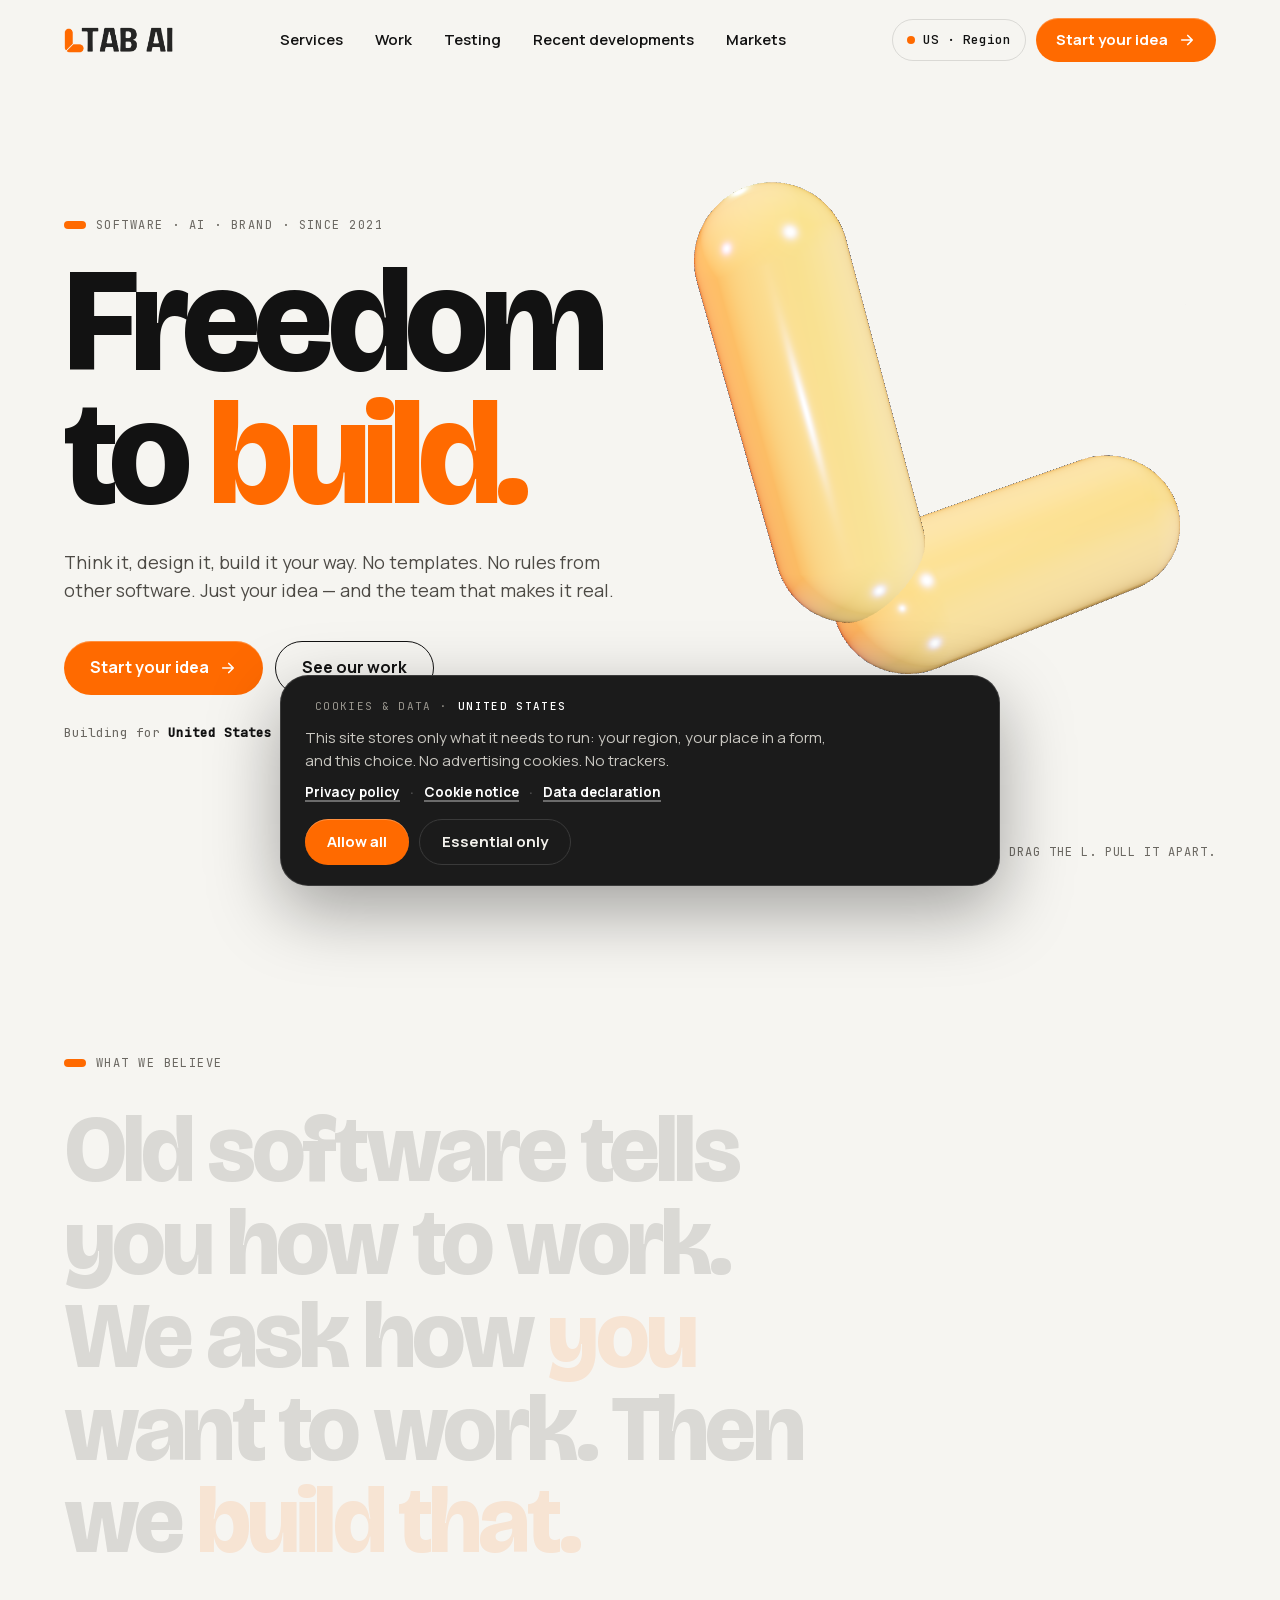
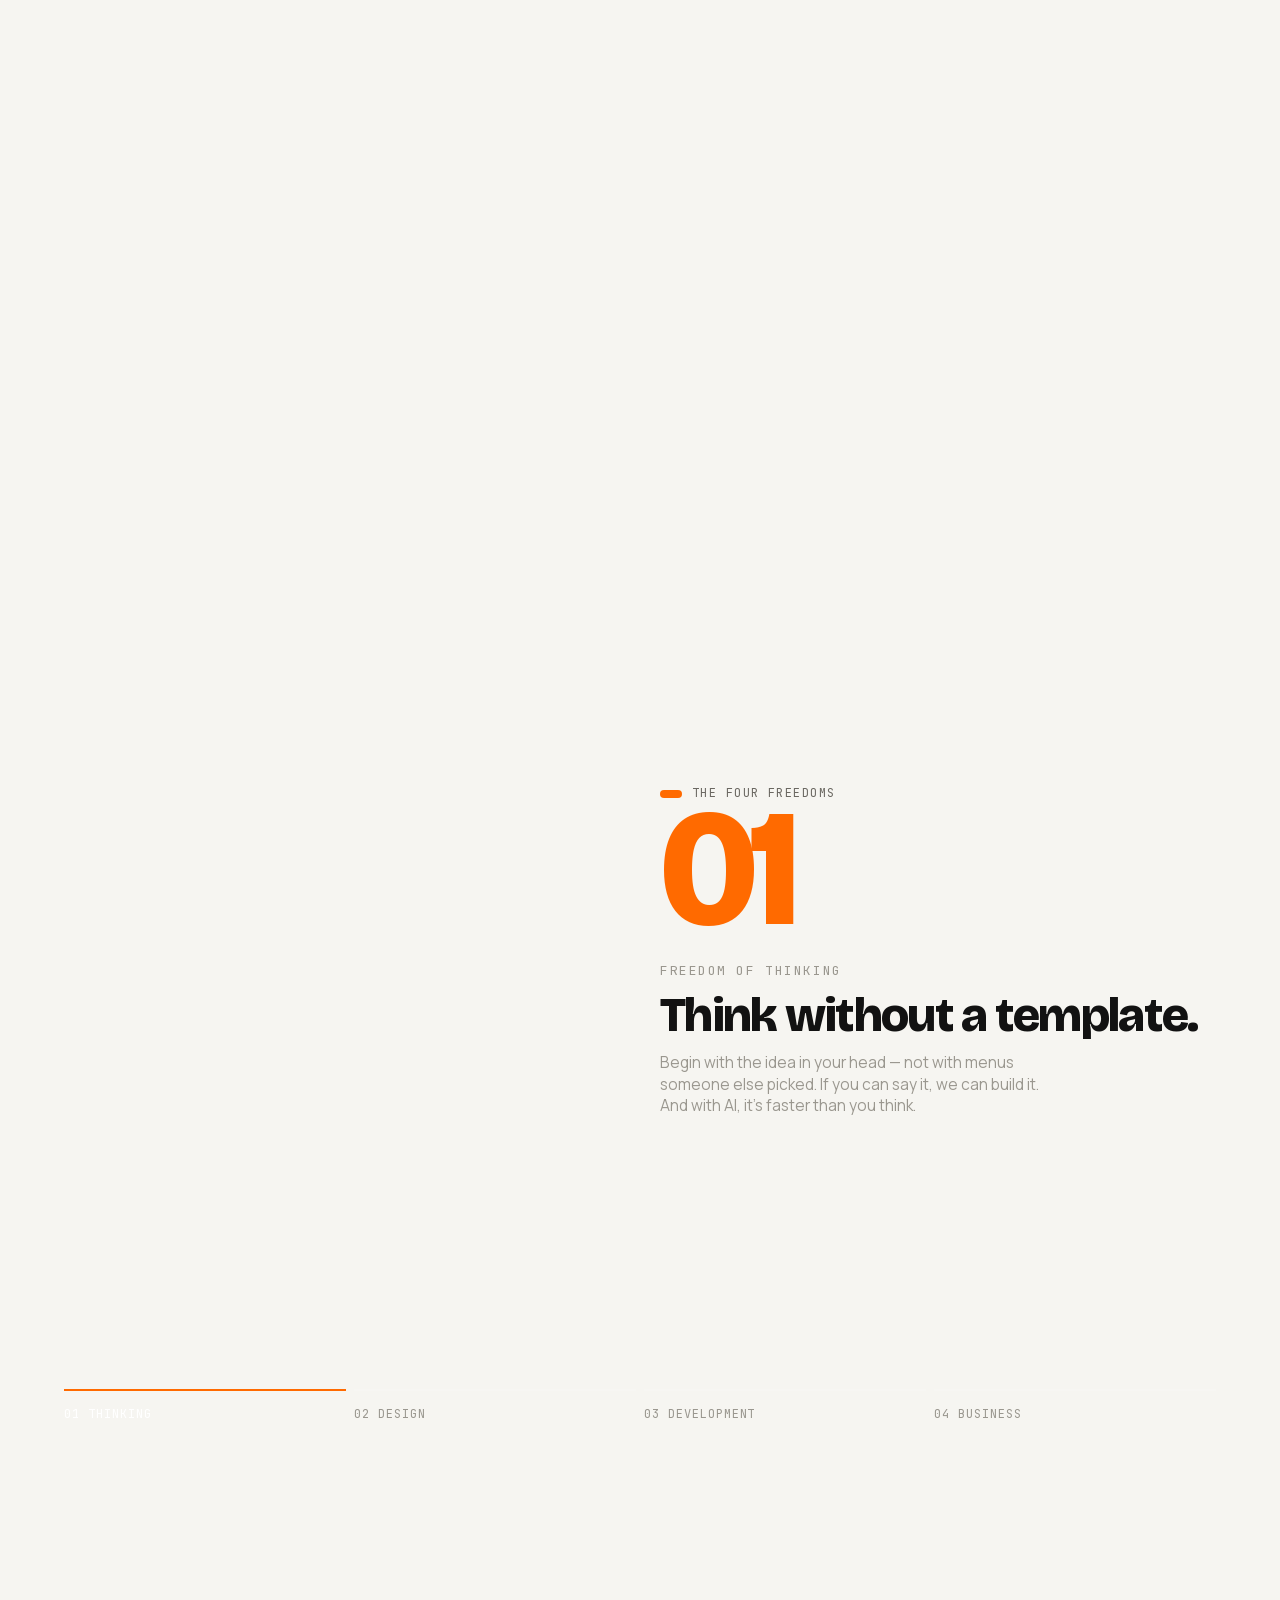
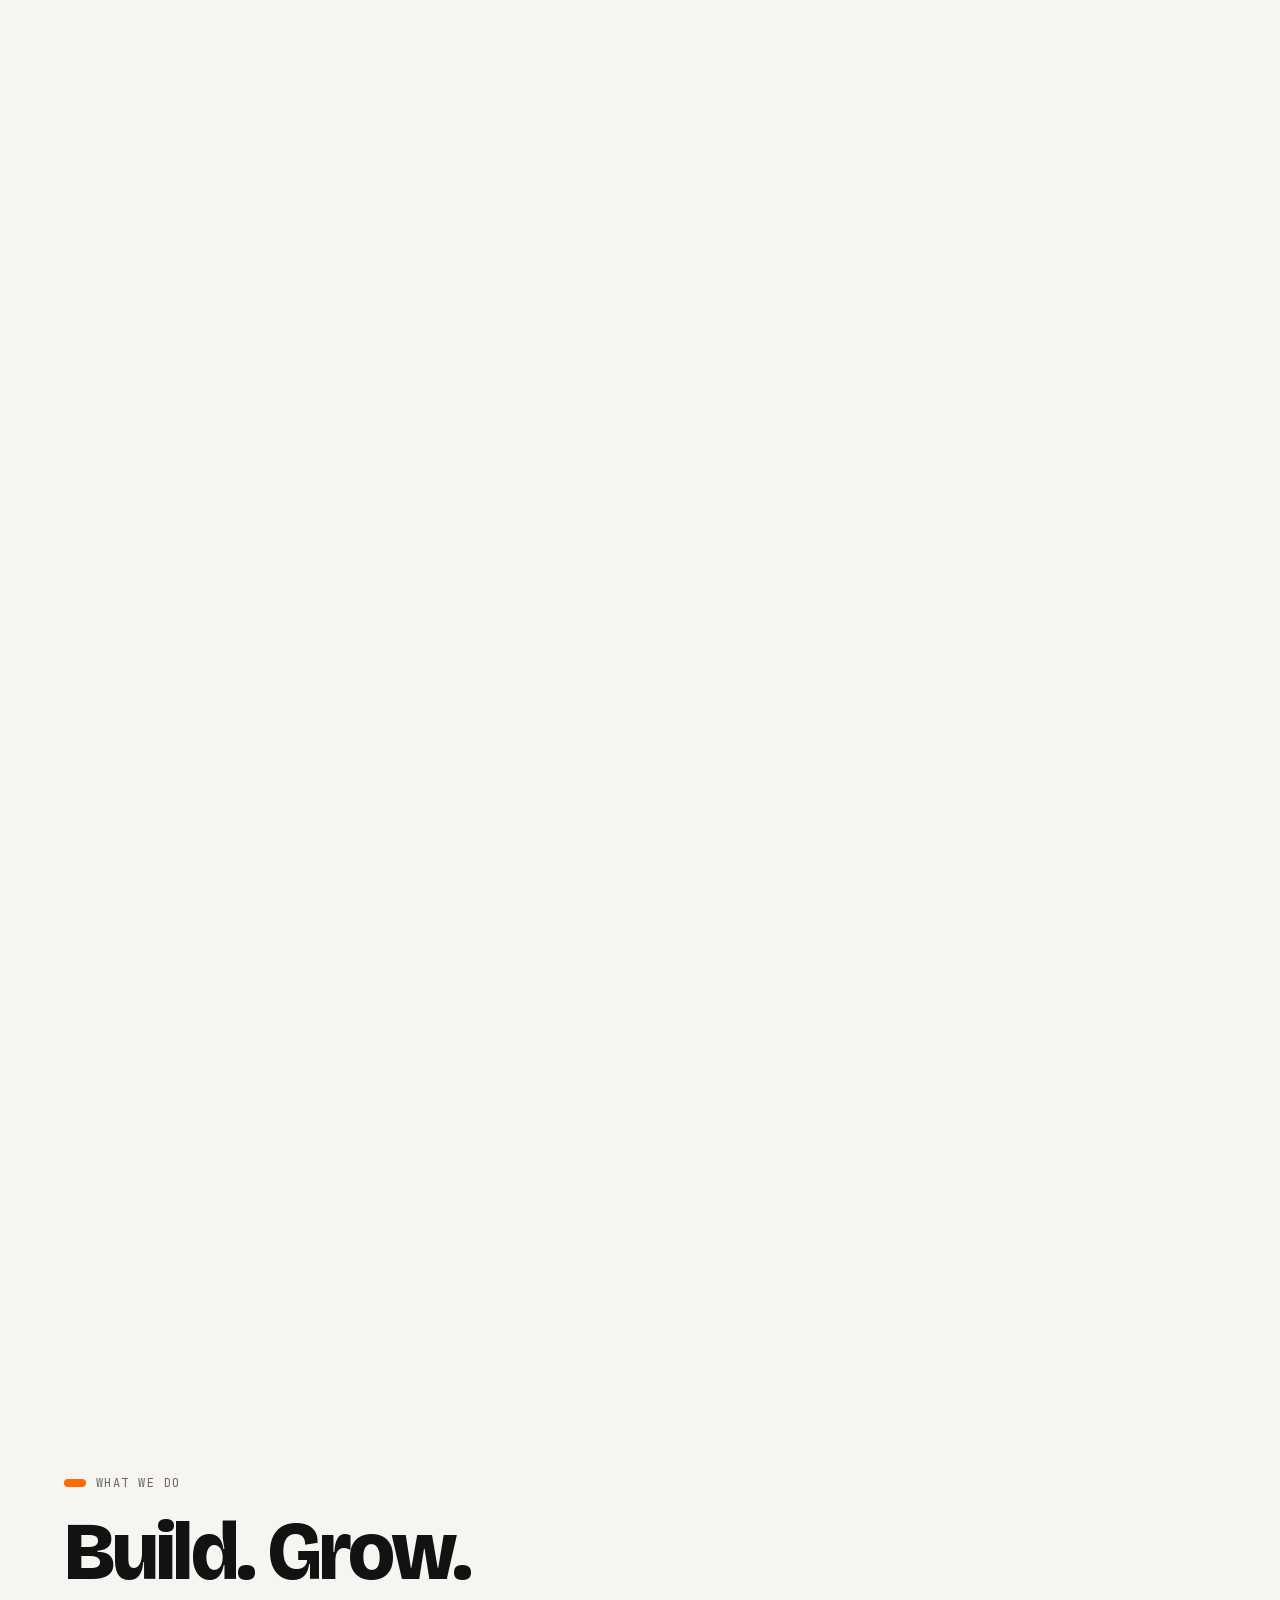
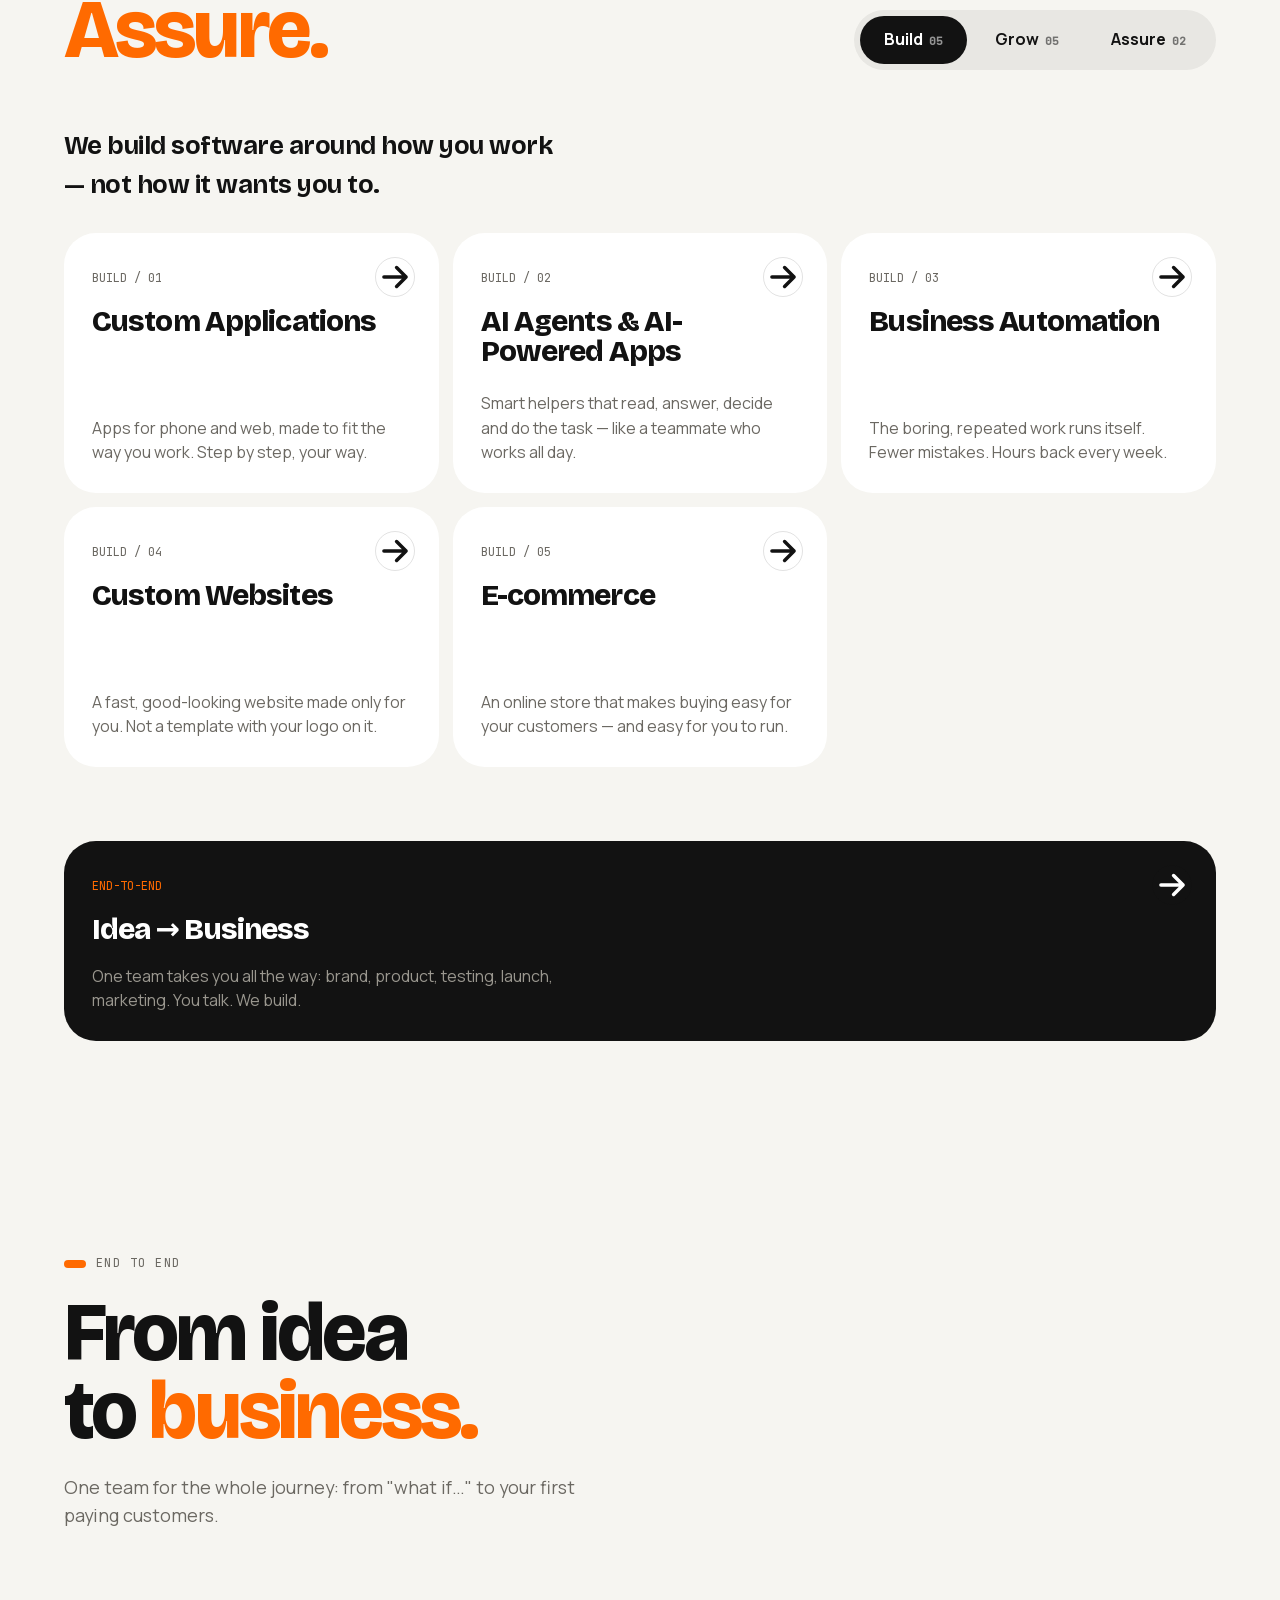
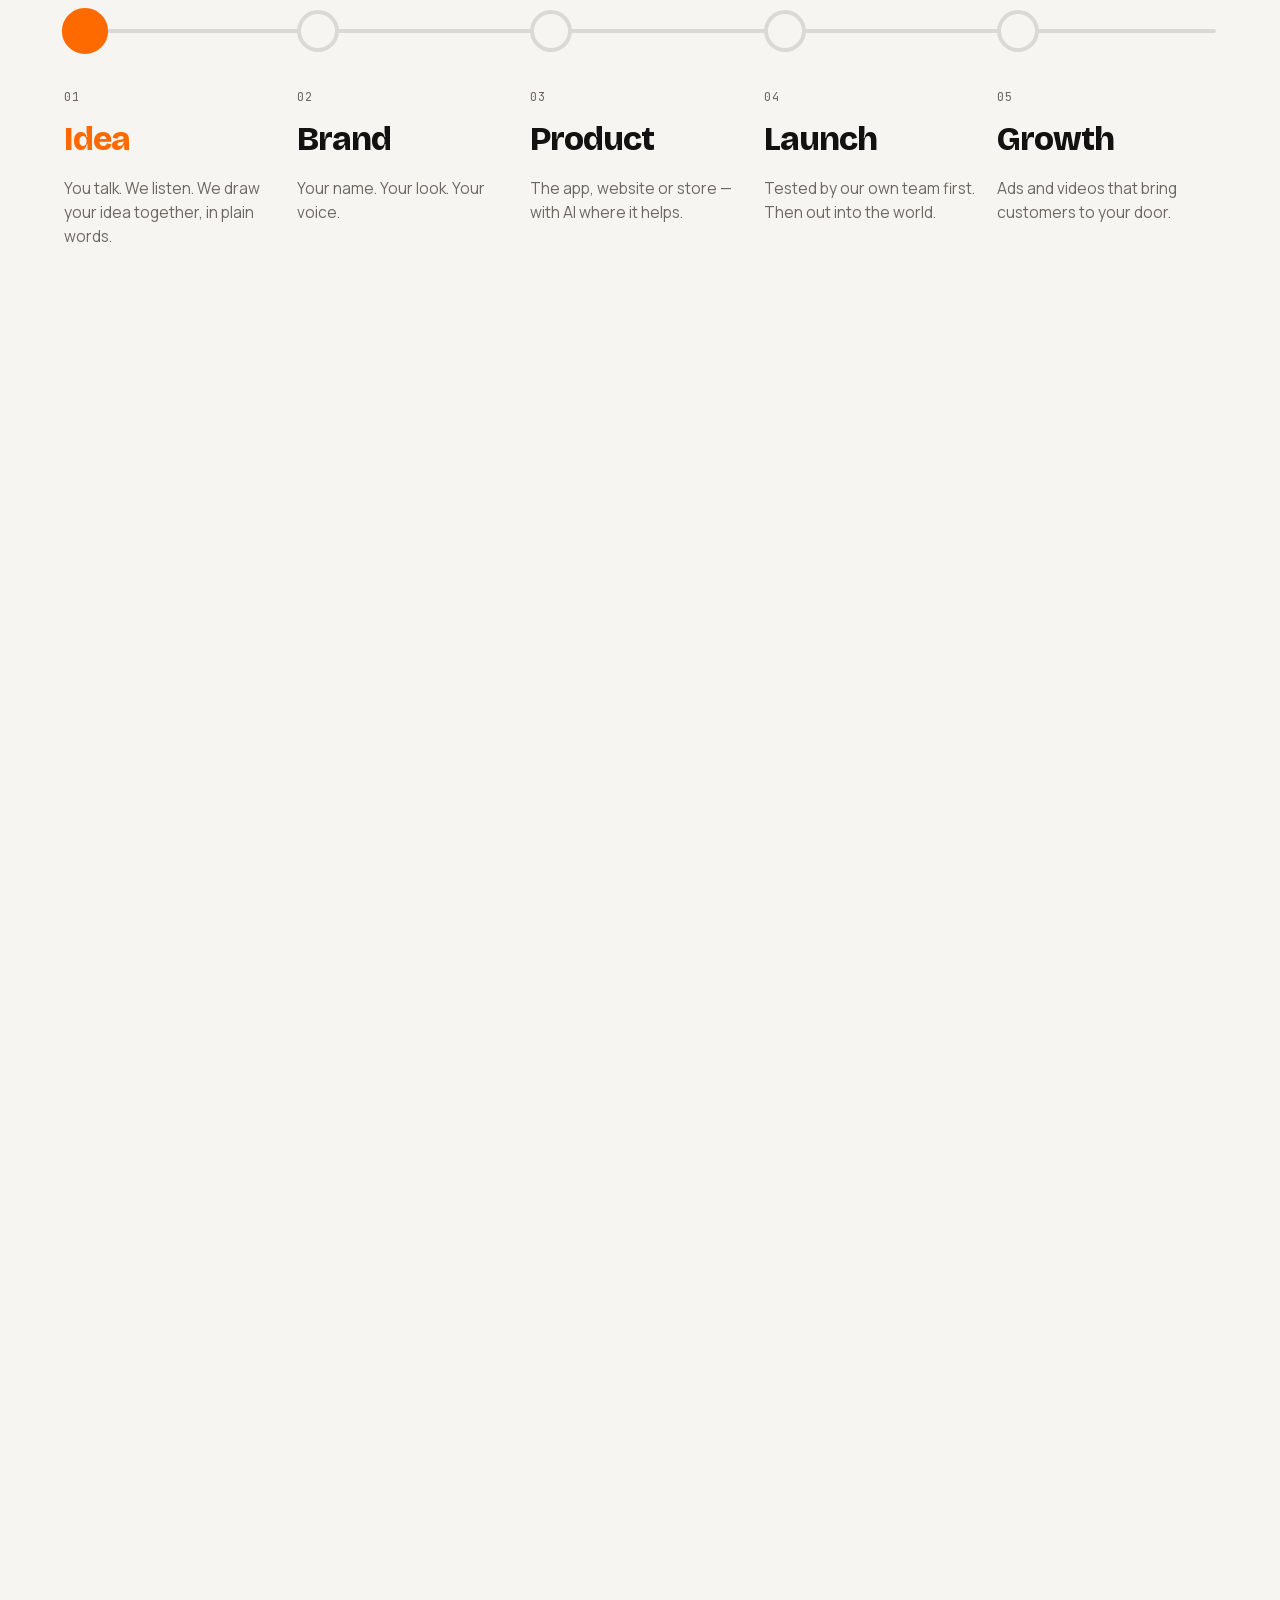
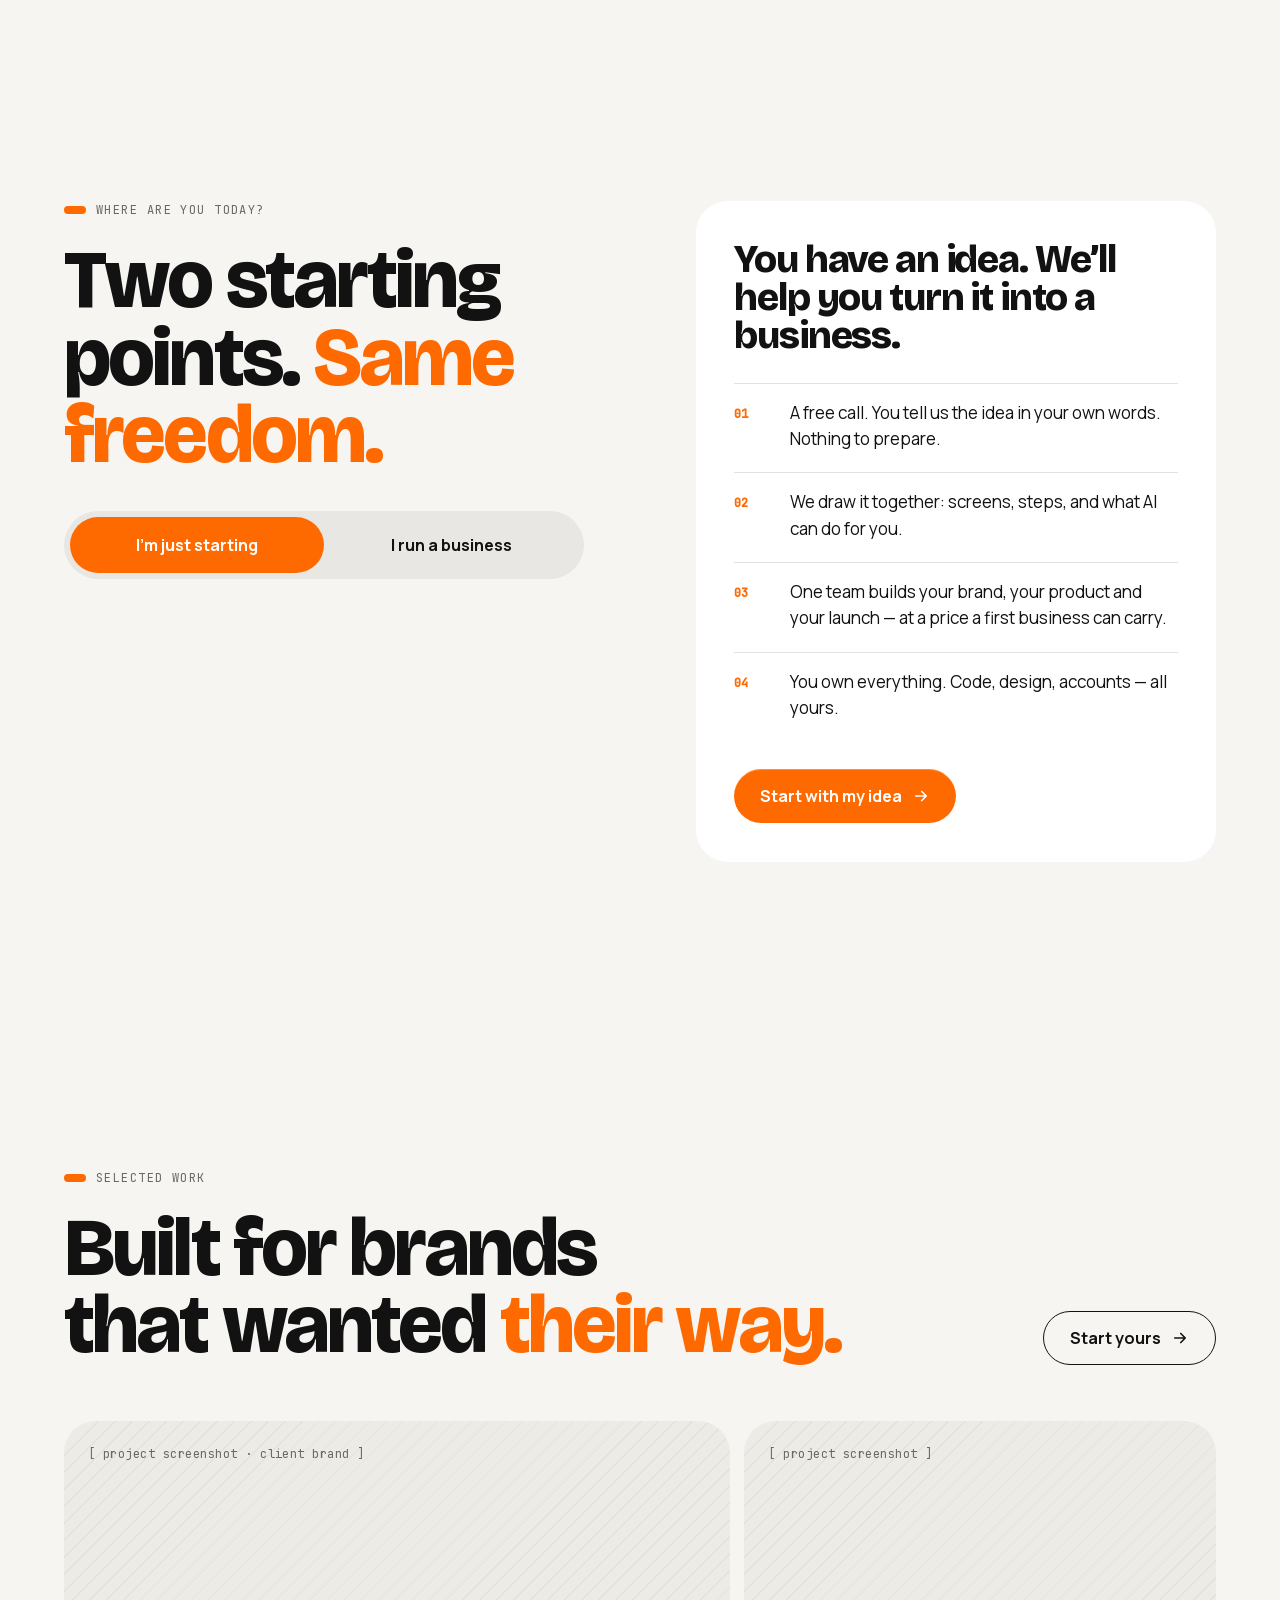
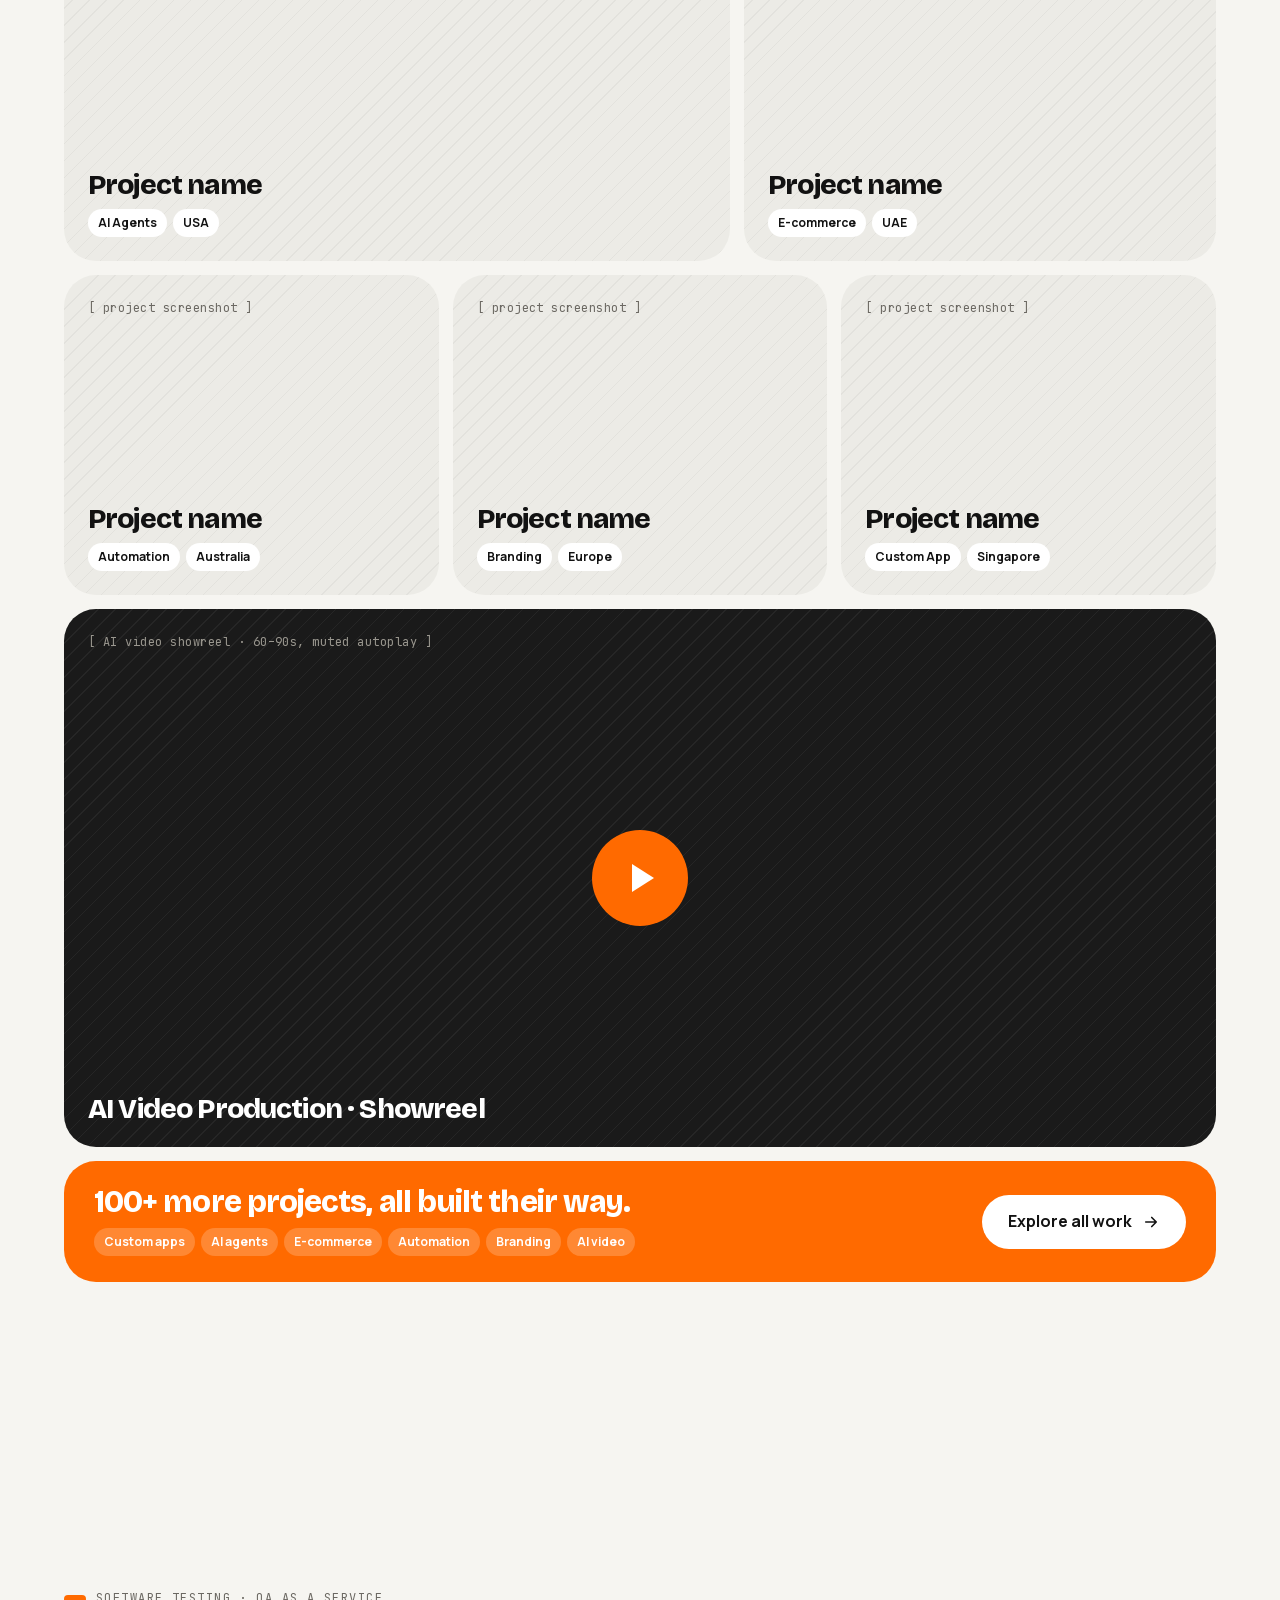
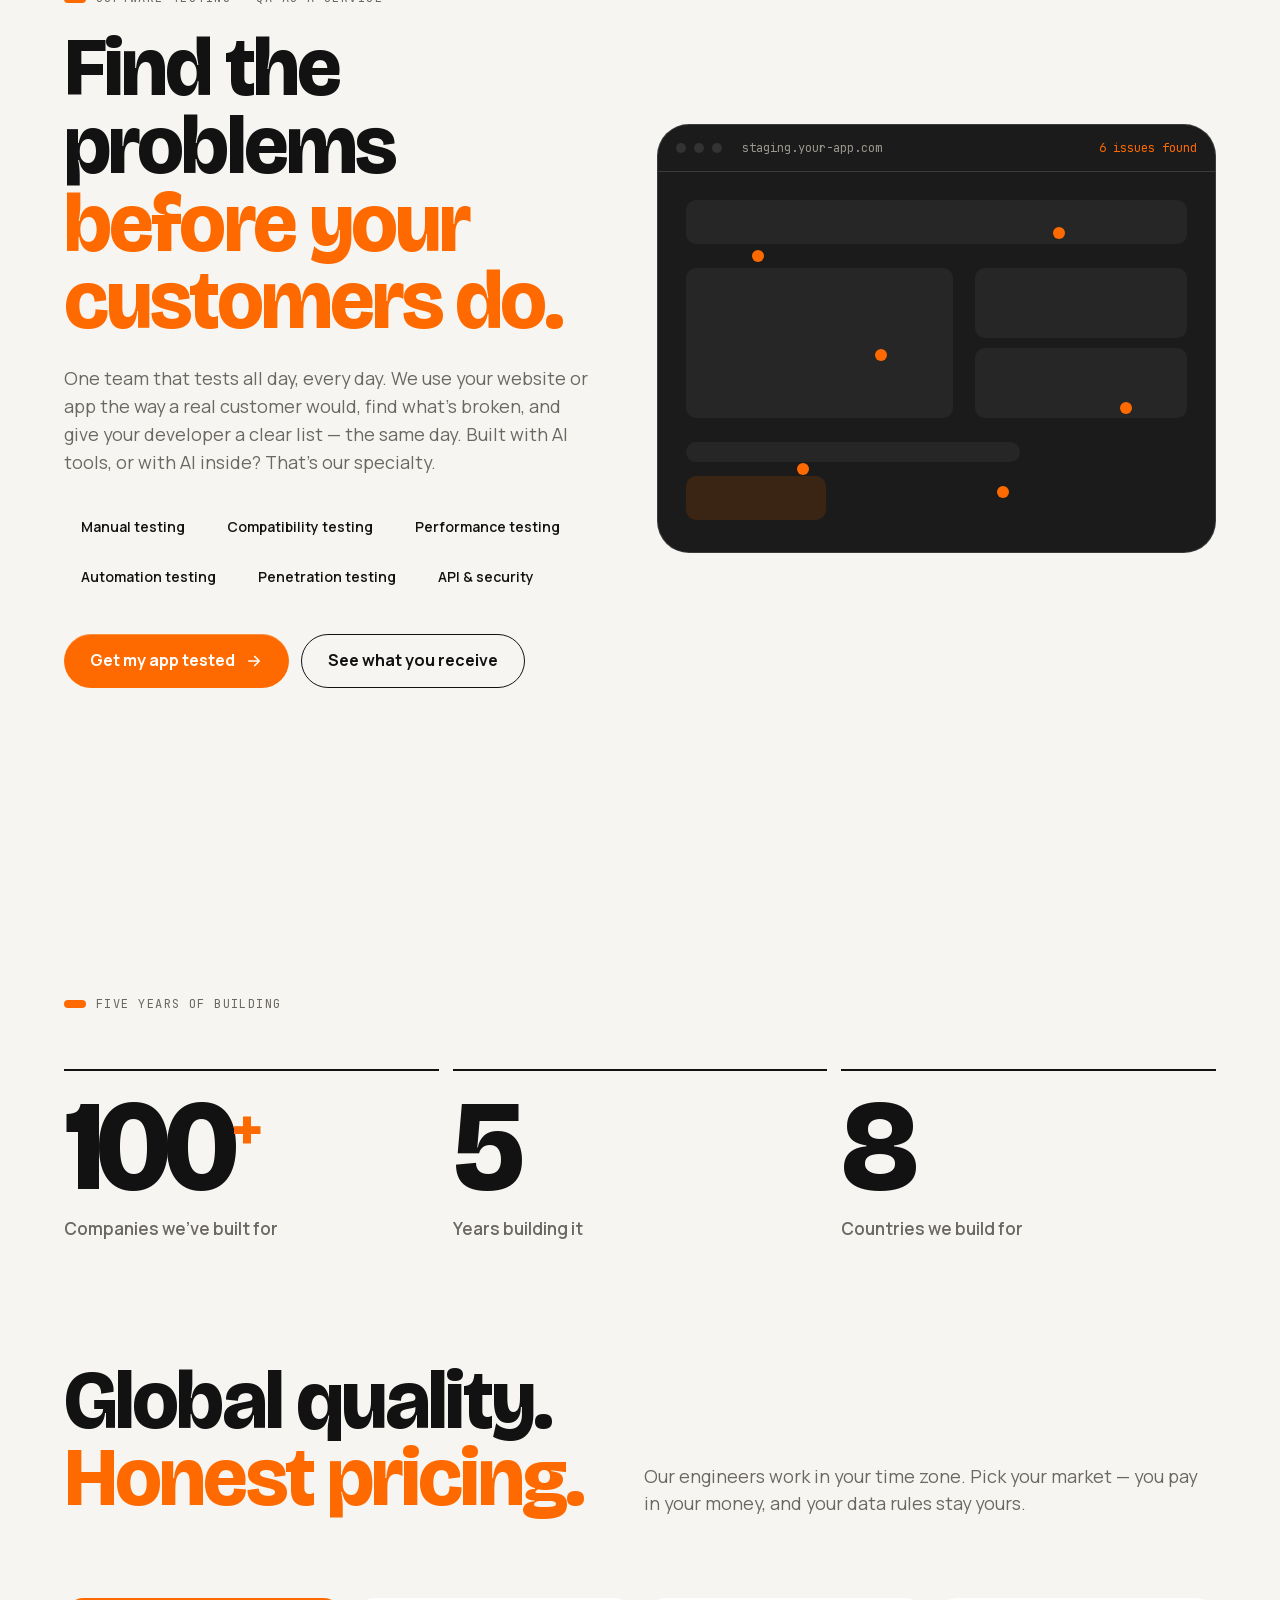
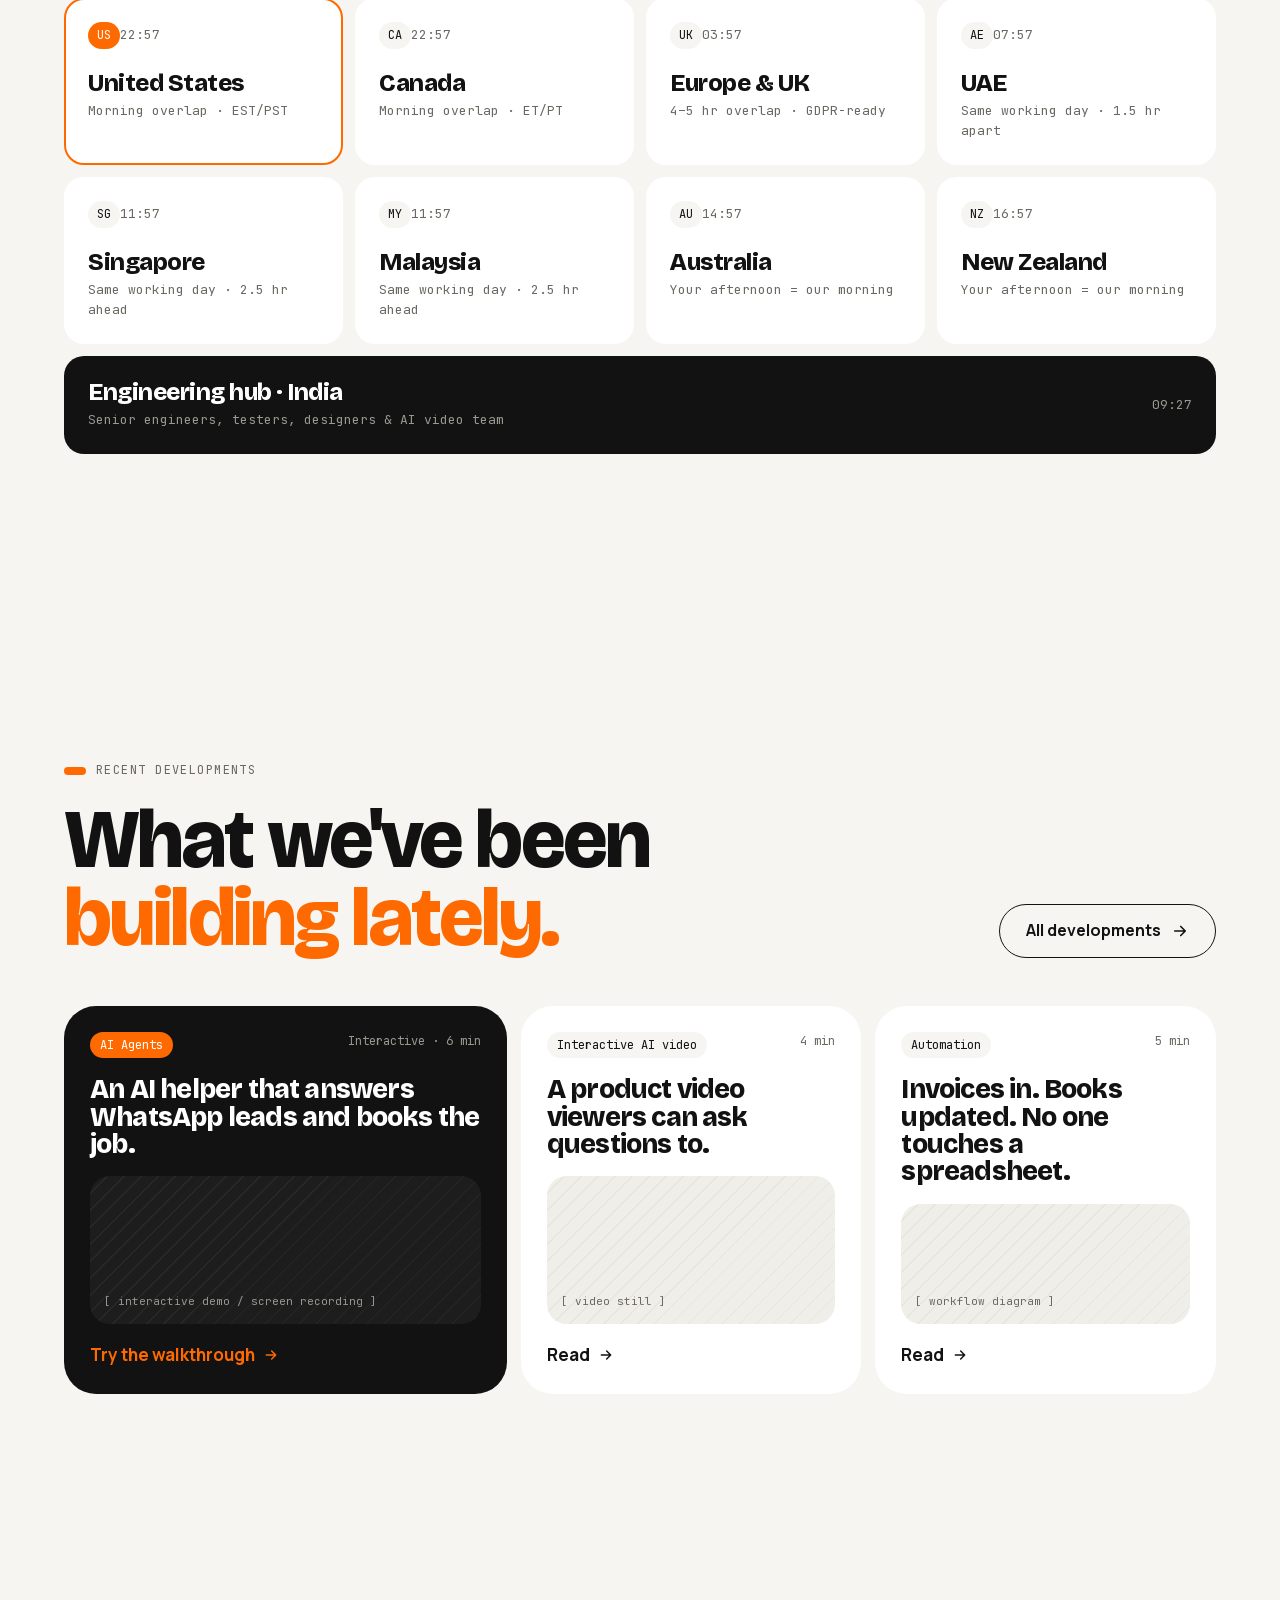
<file: ltab-ai/index.html>
<!doctype html>
<html lang="en">
<head>
<meta charset="utf-8">
<meta name="viewport" content="width=device-width,initial-scale=1,viewport-fit=cover">
<title>LTAB AI · Freedom to build</title>
<meta name="description" content="LTAB AI builds apps, websites, AI helpers, automation, brands, ads and QA testing — made to fit how you work. Tell us your idea. A real person replies within 24 hours.">
<link rel="icon" type="image/png" href="assets/ltab-logo.png">
<link rel="stylesheet" href="css/fonts.css?v=1">
<link rel="stylesheet" href="css/styles.css?v=1">
<link rel="stylesheet" href="css/legal.css?v=1">
</head>
<body data-theme="light">
<canvas id="gl" aria-hidden="true"></canvas>

<!-- ============ HEADER ============ -->
<header class="hdr">
  <div class="hdr-bar"></div>
  <a href="#top" class="logo" aria-label="LTAB AI home">
    <img class="l-light" src="assets/ltab-logo-light.png" alt="LTAB AI">
    <img class="l-dark" src="assets/ltab-logo-dark.png" alt="">
  </a>
  <nav class="nav">
    <a href="#services">Services</a><a href="our-work.html">Work</a><a href="software-testing.html">Testing</a><a href="recent-developments.html">Recent developments</a><a href="#markets-sec">Markets</a>
  </nav>
  <div class="hdr-r">
    <div class="region">
      <button class="region-btn" id="regionBtn" aria-label="Choose region"><span class="dot"></span><span id="regionLbl">US</span><span class="lbl">· Region</span></button>
      <div class="region-menu" id="regionMenu"></div>
    </div>
    <a href="#lab" class="btn btn-primary" data-arr>Start your idea</a>
    <button class="burger" aria-label="Menu"><i></i><i></i></button>
  </div>
</header>
<div class="mmenu">
  <button class="close" aria-label="Close">×</button>
  <nav><a href="#services">Services</a><a href="our-work.html">Work</a><a href="software-testing.html">Testing</a><a href="recent-developments.html">Updates</a><a href="#lab" class="o">Start your idea</a></nav>
  <div class="eyebrow" style="color:#9a978f"><a href="mailto:hello@ltab.ai">hello@ltab.ai</a> · 100+ companies · 8 markets</div>
</div>

<main id="top">

<!-- ============ 01 HERO ============ -->
<section class="hero" data-scene="hero" data-screen-label="01 Hero">
  <div class="wrap">
    <div class="hero-text">
      <div class="eyebrow"><span class="cap"></span>Software · AI · Brand · Since 2021</div>
      <h1 class="display">Freedom<br>to <span class="o">build.</span></h1>
      <p class="lede">Think it, design it, build it your way. No templates. No rules from other software. Just your idea — and the team that makes it real.</p>

      <div class="hero-ctas">
        <a href="#lab" class="btn btn-primary" data-arr>Start your idea</a>
        <a href="#work" class="btn btn-ghost">See our work</a>
      </div>
      <div class="hero-region">Building for <b id="heroRegion">United States</b> · with our team in India</div>
    </div>
  </div>
  <div class="hero-drag" aria-label="Drag to pull the L apart"></div>
  <div class="hero-hint"><span class="pill"></span>Drag the L. Pull it apart.</div>
</section>

<!-- ============ 02 MANIFESTO ============ -->
<section class="manifesto" data-scene="manifesto" data-screen-label="02 Manifesto">
  <div class="wrap sticky">
    <div class="eyebrow" style="margin-bottom:32px"><span class="cap"></span>What we believe</div>
    <p>Old software tells you how to work. We ask how <em>you</em> want to work. Then we <em>build</em> <em>that.</em></p>
  </div>
</section>

<!-- ============ 03 FOUR FREEDOMS ============ -->
<section class="freedoms" id="freedoms" data-scene="freedoms" data-theme="dark" data-screen-label="03 Four Freedoms">
  <div class="sticky">
    <div class="fr-grid">
      <div class="fr-left"></div>
      <div>
        <div class="eyebrow"><span class="cap"></span>The four freedoms</div>
        <div class="fr-num"><span>01<br>02<br>03<br>04</span></div>
        <div class="fr-text">
          <div class="fr-item"><span class="tag">Freedom of thinking</span><h3>Think without a template.</h3><p>Begin with the idea in your head — not with menus someone else picked. If you can say it, we can build it. And with AI, it's faster than you think.</p></div>
          <div class="fr-item"><span class="tag">Freedom of design</span><h3>Design it the way you see it.</h3><p>Your colours. Your buttons. Your screens, exactly how you picture them. Not a theme a million other sites use.</p></div>
          <div class="fr-item"><span class="tag">Freedom of development</span><h3>Built around you, not a ready-made product.</h3><p>We shape the software around how you work. Your steps. Your tools. And you own everything we build.</p></div>
          <div class="fr-item"><span class="tag">Freedom of business</span><h3>Your business. Your rules. Redesign anytime.</h3><p>Markets change. You change. Your software keeps up — you never squeeze into it again.</p></div>
        </div>
      </div>
    </div>
    <div class="fr-steps"><button>01 Thinking</button><button>02 Design</button><button>03 Development</button><button>04 Business</button></div>
  </div>
</section>

<!-- ============ 04 SERVICES ============ -->
<section id="services" data-scene="services" data-screen-label="04 Services">
  <div class="wrap">
    <div class="svc-head rv">
      <div>
        <div class="eyebrow" style="margin-bottom:22px"><span class="cap"></span>What we do</div>
        <h2 class="h2">Build. Grow.<br><span class="o">Assure.</span></h2>
      </div>
      <div class="tabs" id="svcTabs">
        <button data-p="build">Build<span class="n">05</span></button>
        <button data-p="grow">Grow<span class="n">05</span></button>
        <button data-p="assure">Assure<span class="n">02</span></button>
      </div>
    </div>
    <p class="svc-pillar-line" id="svcLine"></p>
    <div class="svc-grid" id="svcGrid"></div>
  </div>
</section>

<!-- ============ 05 IDEA → BUSINESS ============ -->
<section id="path" data-scene="path" data-screen-label="05 Idea to Business">
  <div class="sticky">
    <div class="wrap">
      <div class="rv">
        <div class="eyebrow" style="margin-bottom:22px"><span class="cap"></span>End to end</div>
        <h2 class="h2">From idea<br>to <span class="o">business.</span></h2>
        <p class="lede" style="margin-top:24px">One team for the whole journey: from "what if…" to your first paying customers.</p>
      </div>
      <div class="path-track">
        <div class="path-line"><i></i></div>
        <div class="step"><span class="knob"></span><span class="k">01</span><h4>Idea</h4><p>You talk. We listen. We draw your idea together, in plain words.</p></div>
        <div class="step"><span class="knob"></span><span class="k">02</span><h4>Brand</h4><p>Your name. Your look. Your voice.</p></div>
        <div class="step"><span class="knob"></span><span class="k">03</span><h4>Product</h4><p>The app, website or store — with AI where it helps.</p></div>
        <div class="step"><span class="knob"></span><span class="k">04</span><h4>Launch</h4><p>Tested by our own team first. Then out into the world.</p></div>
        <div class="step"><span class="knob"></span><span class="k">05</span><h4>Growth</h4><p>Ads and videos that bring customers to your door.</p></div>
      </div>
    </div>
  </div>
</section>

<!-- ============ 06 TWO PATHS ============ -->
<section class="paths-sec" data-scene="path" data-screen-label="06 Two Paths">
  <div class="wrap paths">
    <div class="rv">
      <div class="eyebrow" style="margin-bottom:22px"><span class="cap"></span>Where are you today?</div>
      <h2 class="h2">Two starting points. <span class="o">Same freedom.</span></h2>
      <div class="switch" id="switch" data-v="0"><span class="thumb"></span><button class="on">I'm just starting</button><button>I run a business</button></div>
    </div>
    <div class="path-card rv" id="pathCard"></div>
  </div>
</section>

<!-- ============ 07 WORK ============ -->
<section id="work" data-scene="work" data-screen-label="07 Work">
  <div class="wrap">
    <div class="svc-head rv" style="margin-bottom:0">
      <div>
        <div class="eyebrow" style="margin-bottom:22px"><span class="cap"></span>Selected work</div>
        <h2 class="h2">Built for brands<br>that wanted <span class="o">their way.</span></h2>
      </div>
      <a href="#lab" class="btn btn-ghost" data-arr>Start yours</a>
    </div>
    <div class="work-grid">
      <a class="ph rv" style="grid-column:span 7;min-height:440px"><span class="lbl">[ project screenshot · client brand ]</span><div><div class="t">Project name</div><div class="tags"><span>AI Agents</span><span>USA</span></div></div></a>
      <a class="ph rv" style="grid-column:span 5;min-height:440px"><span class="lbl">[ project screenshot ]</span><div><div class="t">Project name</div><div class="tags"><span>E-commerce</span><span>UAE</span></div></div></a>
      <a class="ph rv" style="grid-column:span 4"><span class="lbl">[ project screenshot ]</span><div><div class="t">Project name</div><div class="tags"><span>Automation</span><span>Australia</span></div></div></a>
      <a class="ph rv" style="grid-column:span 4"><span class="lbl">[ project screenshot ]</span><div><div class="t">Project name</div><div class="tags"><span>Branding</span><span>Europe</span></div></div></a>
      <a class="ph rv" style="grid-column:span 4"><span class="lbl">[ project screenshot ]</span><div><div class="t">Project name</div><div class="tags"><span>Custom App</span><span>Singapore</span></div></div></a>
      <a class="ph reel rv"><span class="lbl">[ AI video showreel · 60–90s, muted autoplay ]</span><span class="play"></span><div><div class="t">AI Video Production · Showreel</div></div></a>
      <a href="our-work.html" class="more-work rv">
        <div><div class="t">100+ more projects, all built their way.</div>
          <div class="chips-s"><span>Custom apps</span><span>AI agents</span><span>E-commerce</span><span>Automation</span><span>Branding</span><span>AI video</span></div></div>
        <span class="btn" data-arr>Explore all work</span>
      </a>
    </div>
  </div>
</section>

<!-- ============ 08 QA ============ -->
<section id="qa" data-scene="qa" data-theme="dark" data-screen-label="08 Testing">
  <div class="wrap qa">
    <div class="rv">
      <div class="eyebrow" style="margin-bottom:22px"><span class="cap"></span>Software testing · QA as a service</div>
      <h2 class="h2">Find the problems<br><span class="o">before your customers do.</span></h2>
      <p class="lede" style="margin-top:24px">One team that tests all day, every day. We use your website or app the way a real customer would, find what's broken, and give your developer a clear list — the same day. Built with AI tools, or with AI inside? That's our specialty.</p>
      <div class="qa-chips"><span>Manual testing</span><span>Compatibility testing</span><span>Performance testing</span><span>Automation testing</span><span>Penetration testing</span><span>API &amp; security</span></div>
      <div style="display:flex;gap:12px;flex-wrap:wrap">
        <a href="software-testing.html" class="btn btn-primary" data-arr>Get my app tested</a>
        <a href="software-testing.html#report" class="btn btn-ghost">See what you receive</a>
      </div>
    </div>
    <div class="bugbox rv">
      <div class="bar"><i></i><i></i><i></i><span class="url">staging.your-app.com</span><span class="count" id="bugCount"></span></div>
      <div class="mock" id="mock">
        <div class="r" style="left:28px;right:28px;top:28px;height:44px"></div>
        <div class="r" style="left:28px;width:48%;top:96px;height:150px"></div>
        <div class="r" style="right:28px;width:38%;top:96px;height:70px"></div>
        <div class="r" style="right:28px;width:38%;top:176px;height:70px"></div>
        <div class="r" style="left:28px;right:28px;top:270px;height:20px;width:60%"></div>
        <div class="r" style="left:28px;top:304px;height:44px;width:140px;background:#3a2414"></div>
        <div class="bug-done" id="bugDone">
          <h4>That's what our testers do.<br><span class="o">All day, on every device.</span></h4>
          <button class="btn btn-ghost" id="bugReset">Hunt again</button>
        </div>
      </div>
    </div>
  </div>
</section>

<!-- ============ 09 PROOF + MARKETS ============ -->
<section id="markets-sec" data-scene="proof" data-screen-label="09 Proof & Markets">
  <div class="wrap">
    <div class="eyebrow rv"><span class="cap"></span>Five years of building</div>
    <div class="proof">
      <div class="stat rv"><div class="v" data-count="100">0<sup>+</sup></div><div class="l">Companies we've built for</div></div>
      <div class="stat rv"><div class="v" data-count="5">0</div><div class="l">Years building it</div></div>
      <div class="stat rv"><div class="v" data-count="8">0</div><div class="l">Countries we build for</div></div>
    </div>
    <div class="rv" style="margin-top:120px;display:flex;justify-content:space-between;align-items:end;gap:30px;flex-wrap:wrap">
      <h2 class="h2">Global quality.<br><span class="o">Honest pricing.</span></h2>
      <p class="lede">Our engineers work in your time zone. Pick your market — you pay in your money, and your data rules stay yours.</p>
    </div>
    <div class="markets rv" id="markets"></div>
  </div>
</section>

<!-- ============ 10 RECENT DEVELOPMENTS ============ -->
<section id="developments" data-scene="work" data-screen-label="10 Recent Developments">
  <div class="wrap">
    <div class="dev-head rv">
      <div>
        <div class="eyebrow" style="margin-bottom:22px"><span class="cap"></span>Recent developments</div>
        <h2 class="h2">What we've been<br><span class="o">building lately.</span></h2>
      </div>
      <a href="recent-developments.html" class="btn btn-ghost" data-arr>All developments</a>
    </div>
    <div class="dev-rail">
      <a href="recent-developments.html#d1" class="dev feat rv">
        <div class="meta"><span class="kind">AI Agents</span><span>Interactive · 6 min</span></div>
        <h3>An AI helper that answers WhatsApp leads and books the job.</h3>
        <div class="viz">[ interactive demo / screen recording ]</div>
        <span class="read o">Try the walkthrough<svg class="arr" viewBox="0 0 24 24" fill="none" stroke="currentColor" stroke-width="2.2" stroke-linecap="round" stroke-linejoin="round"><path d="M5 12h14M13 6l6 6-6 6"/></svg></span>
      </a>
      <a href="recent-developments.html#d2" class="dev rv">
        <div class="meta"><span class="kind">Interactive AI video</span><span>4 min</span></div>
        <h3>A product video viewers can ask questions to.</h3>
        <div class="viz">[ video still ]</div>
        <span class="read">Read<svg class="arr" viewBox="0 0 24 24" fill="none" stroke="currentColor" stroke-width="2.2" stroke-linecap="round" stroke-linejoin="round"><path d="M5 12h14M13 6l6 6-6 6"/></svg></span>
      </a>
      <a href="recent-developments.html#d3" class="dev rv">
        <div class="meta"><span class="kind">Automation</span><span>5 min</span></div>
        <h3>Invoices in. Books updated. No one touches a spreadsheet.</h3>
        <div class="viz">[ workflow diagram ]</div>
        <span class="read">Read<svg class="arr" viewBox="0 0 24 24" fill="none" stroke="currentColor" stroke-width="2.2" stroke-linecap="round" stroke-linejoin="round"><path d="M5 12h14M13 6l6 6-6 6"/></svg></span>
      </a>
    </div>
  </div>
</section>

<!-- ============ 11 FREEDOM LAB ============ -->
<section class="lab" id="lab" data-scene="lab" data-theme="dark" data-screen-label="11 Freedom Lab">
  <div class="wrap lab-grid">
    <div class="rv" style="position:relative;z-index:2">
      <div class="eyebrow" style="margin-bottom:22px"><span class="cap"></span>Freedom Lab</div>
      <h2 class="h2">What do you<br>want to <span class="o">build?</span></h2>
      <p class="lede" style="margin-top:24px">Say it like you'd say it to a friend. A real person replies within 24 hours.</p>
      <form id="ctaForm" style="display:none"><input id="ctaIdea"></form>
    </div>
    <div class="lab-card">
      <div class="lab-prog"><i></i><i></i><i></i><i></i><i></i><i></i></div>

      <div class="lab-step">
        <div class="q">What's your idea?</div>
        <div class="hint">A sentence is enough. Write it like you'd say it to a friend.</div>
        <textarea id="idea" placeholder="e.g. An app for my bakery that takes WhatsApp orders and tracks deliveries…"></textarea>
      </div>

      <div class="lab-step">
        <div class="q">What do you need?</div>
        <div class="hint">Pick as many as you like.</div>
        <div class="chips" id="chipsNeeds"></div>
      </div>

      <div class="lab-step">
        <div class="q">Where are you?</div>
        <div class="hint" id="labRegionHint"></div>
        <div class="chips" id="chipsRegion"></div>
        <div class="lab-sub">Where are you today?</div>
        <div class="chips" id="chipsStage"></div>
      </div>

      <div class="lab-step">
        <div class="q">Timeline & budget</div>
        <div class="hint">Optional. It helps us plan the first call.</div>
        <div class="lab-sub" style="margin-top:0">Timeline</div>
        <div class="chips" id="chipsTime"></div>
        <div class="lab-sub">Budget</div>
        <div class="chips" id="chipsBudget"></div>
      </div>

      <div class="lab-step">
        <div class="q">Where do we reply?</div>
        <div class="summary" id="summary" style="margin-bottom:22px"></div>
        <input id="fName" placeholder="Your name" autocomplete="name">
        <input id="fEmail" type="email" placeholder="Email" autocomplete="email">
        <div class="phone" id="fPhone" data-phone></div>
        <p class="legal-note">By sending, you let us store these details to reply. What happens next, and for how long we keep it: <a href="legal/index.html" data-legal="declaration">the declaration for your region</a>.</p>
      </div>

      <div class="lab-step lab-done">
        <div class="big"><svg width="40" height="40" viewBox="0 0 24 24" fill="none" stroke="#fff" stroke-width="2.6" stroke-linecap="round" stroke-linejoin="round"><path d="M5 12.5l4.5 4.5L19 7.5"/></svg></div>
        <div class="q">Your idea is in, <span class="o" id="doneName"></span>.</div>
        <p class="hint" style="max-width:36ch">We'll reply within 24 hours with a few easy questions and a time for a free call.</p>
        <button class="btn btn-ghost" id="labAgain">Send another idea</button>
      </div>

      <div class="lab-err" id="labErr"></div>
      <div class="lab-nav">
        <button class="back" id="labBack">← Back</button>
        <button class="btn btn-primary" id="labNext">Continue <svg class="arr" viewBox="0 0 24 24" fill="none" stroke="currentColor" stroke-width="2.2" stroke-linecap="round" stroke-linejoin="round"><path d="M5 12h14M13 6l6 6-6 6"/></svg></button>
      </div>
    </div>
  </div>
</section>

</main>

<!-- ============ FOOTER ============ -->
<footer data-scene="footer" data-theme="dark" data-screen-label="12 Footer">
  <div class="ft-big">Your idea.<br><span class="o">Your rules.</span></div>
  <div class="ft-cols">
    <div>
      <img src="assets/ltab-logo-dark.png" alt="LTAB AI" style="height:28px;margin-bottom:20px">
      <p style="color:#9a978f;max-width:34ch">Software, AI and brand — built your way. Our team is in India. Our clients are in 8 countries.</p>
      <a href="mailto:hello@ltab.ai" style="margin-top:20px;font-size:20px">hello@ltab.ai</a>
    </div>
    <div><h5>Build</h5><a href="#services">Custom apps</a><a href="#services">AI agents</a><a href="#services">Automation</a><a href="#services">Websites</a><a href="#services">E-commerce</a></div>
    <div><h5>Grow & Assure</h5><a href="#services">Branding</a><a href="#services">AI marketing & ads</a><a href="#services">AI video</a><a href="#services">Interactive AI content</a><a href="software-testing.html">Software testing</a><a href="recent-developments.html">Recent developments</a><a href="our-work.html">All work</a></div>
    <div><h5>Markets</h5><a>USA · Canada</a><a>Europe · UK</a><a>UAE</a><a>Singapore · Malaysia</a><a>Australia · NZ</a></div>
  </div>
  <div class="ft-bot"><span>© 2026 LTAB AI</span><span><a href="legal/index.html" data-legal="privacy">Privacy</a> · <a href="legal/index.html" data-legal="terms">Terms</a> · <a href="legal/index.html" data-legal="cookies">Cookies</a> · <a href="legal/index.html" data-legal="gdpr">GDPR</a></span></div>
</footer><script src="assets/vendor/three.min.js"></script>
<script src="js/common.js"></script>
<script src="js/scene.js"></script>
<script src="js/app.js"></script>
<script src="js/policies-data.js"></script>
<script src="js/legal.js"></script>
</body>
</html>
</file>
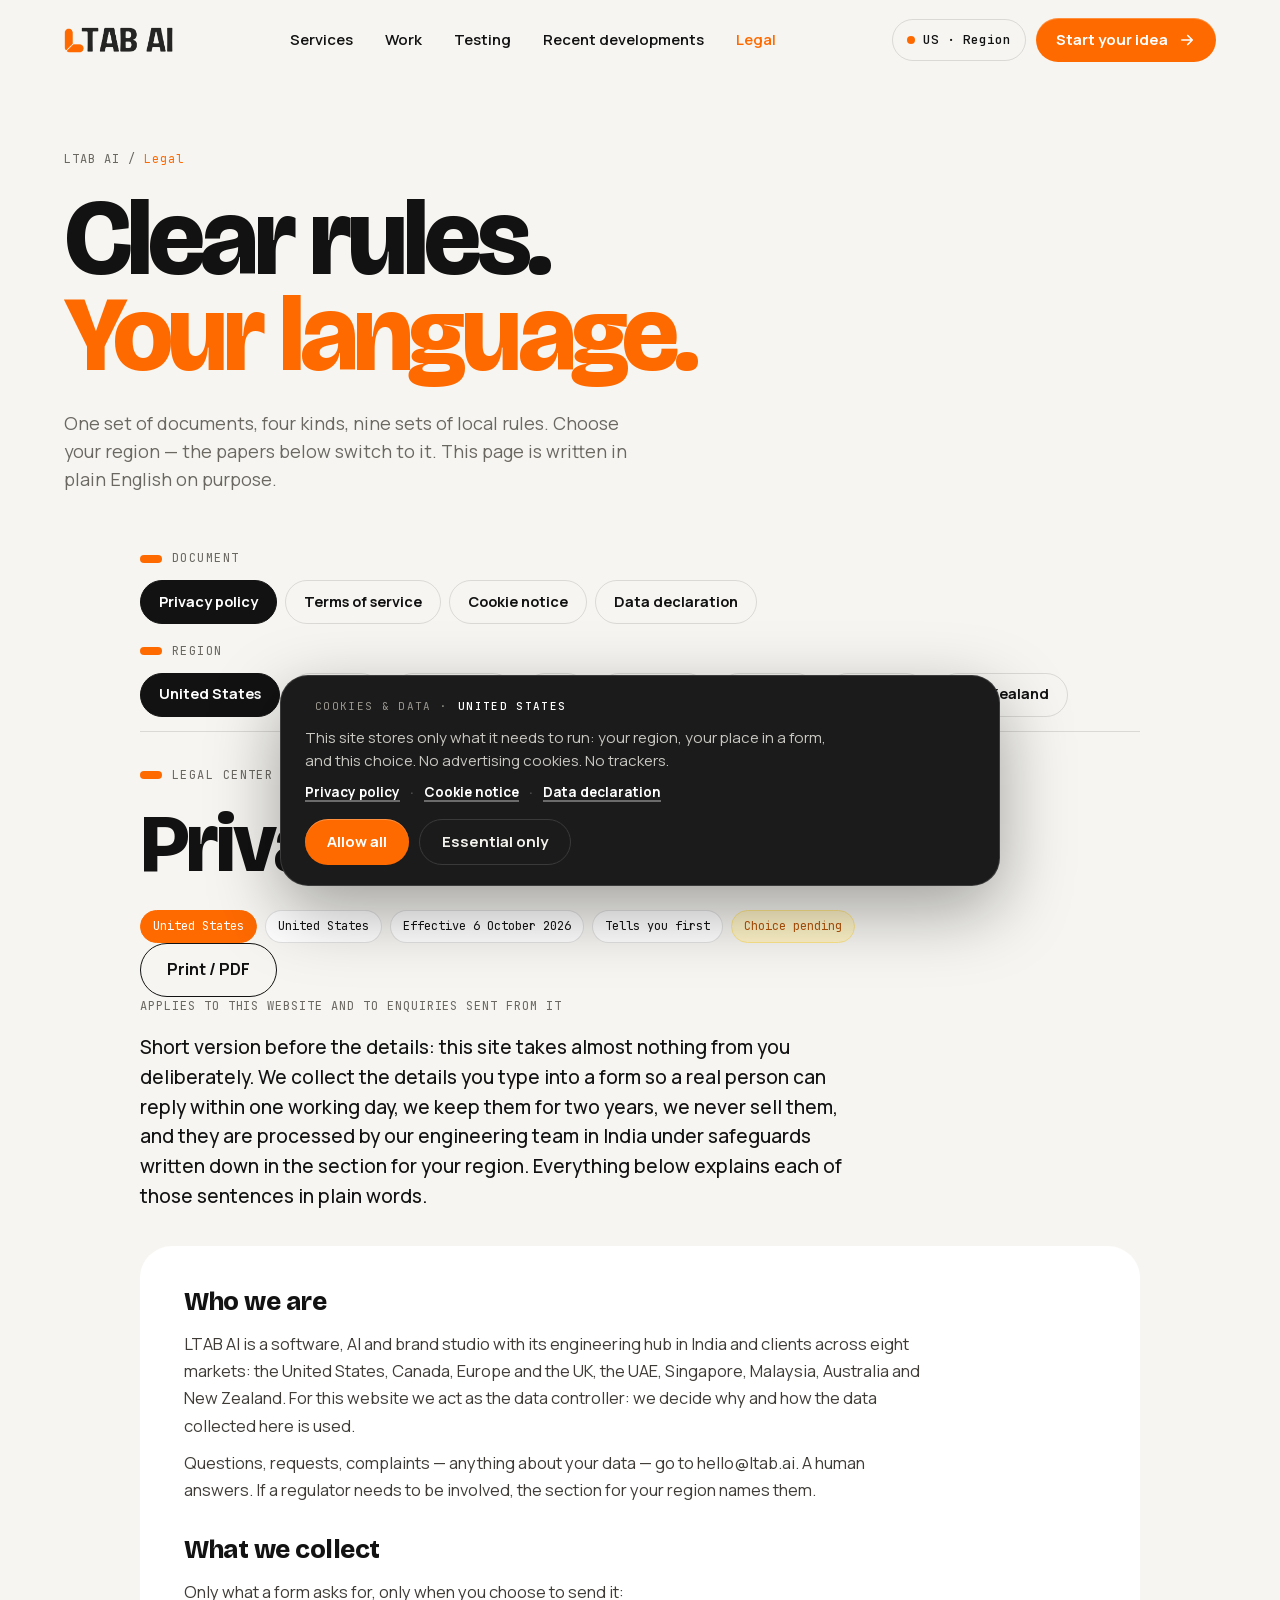
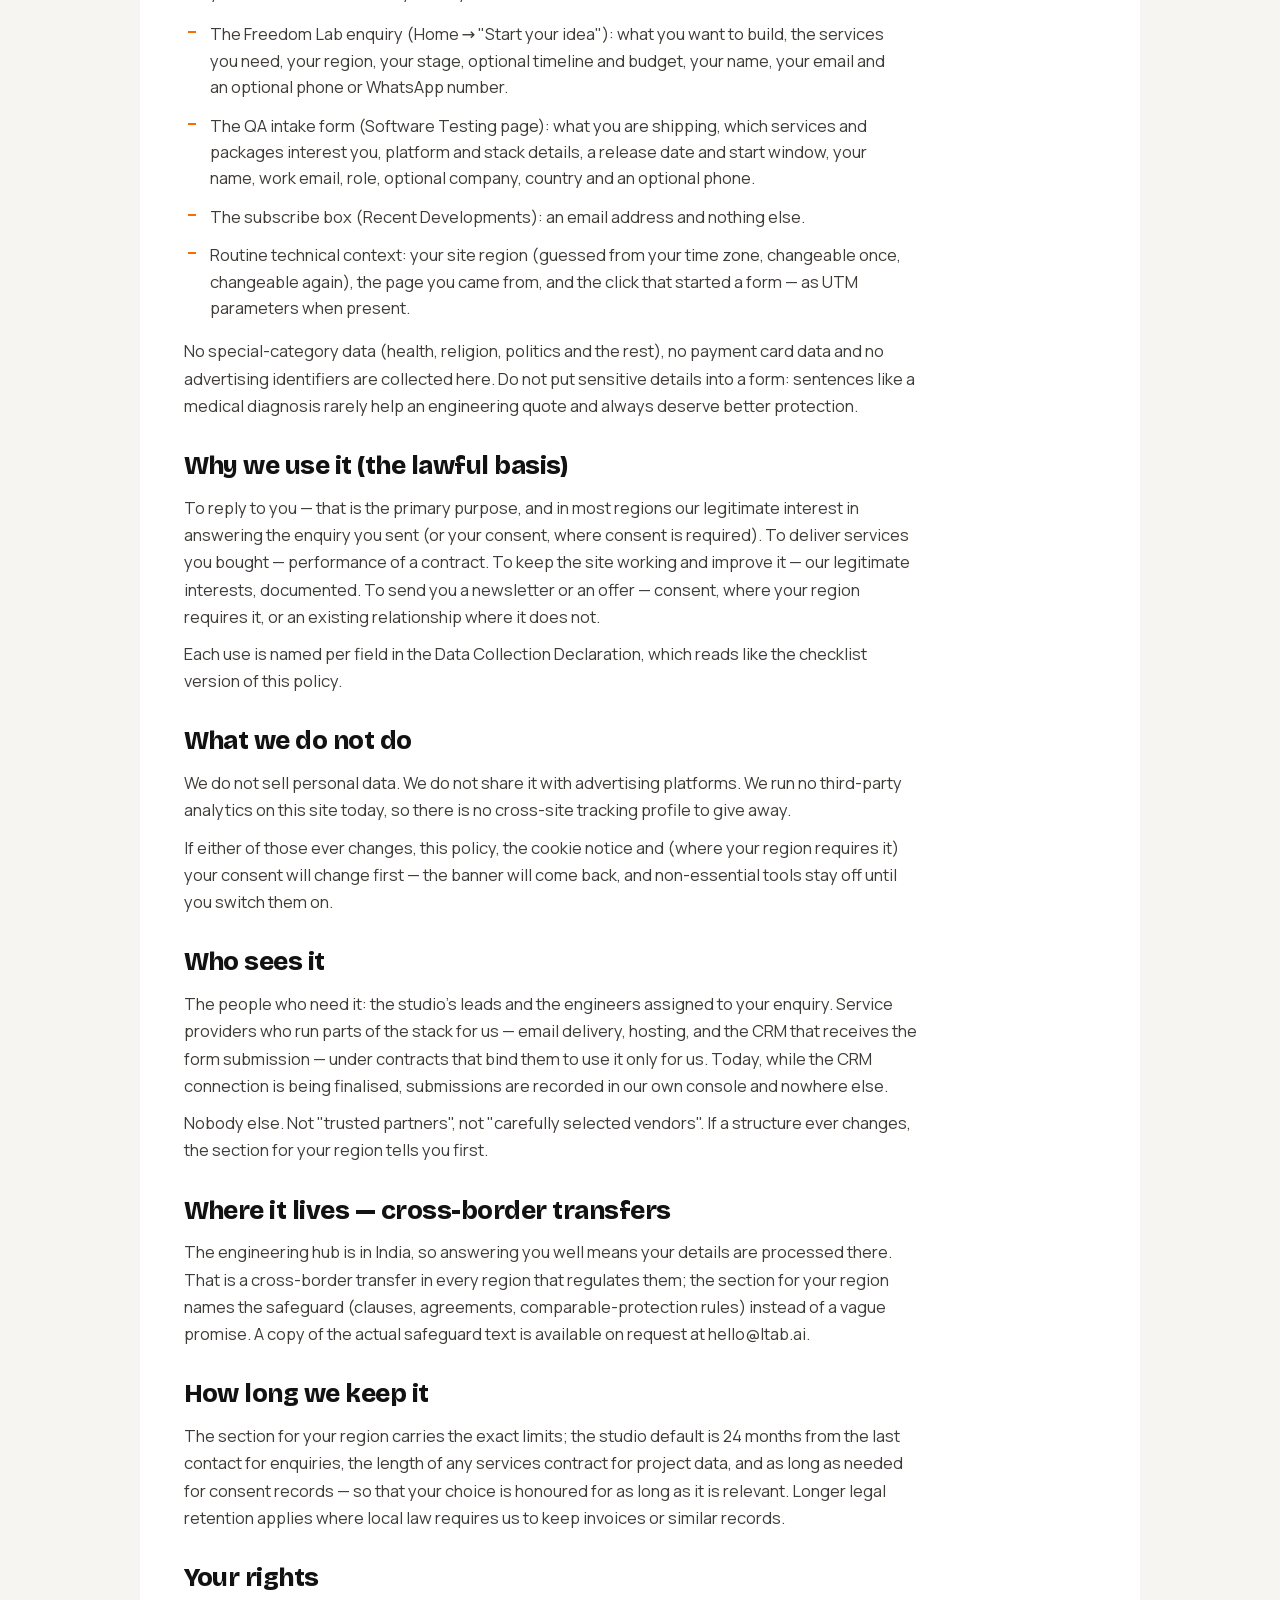
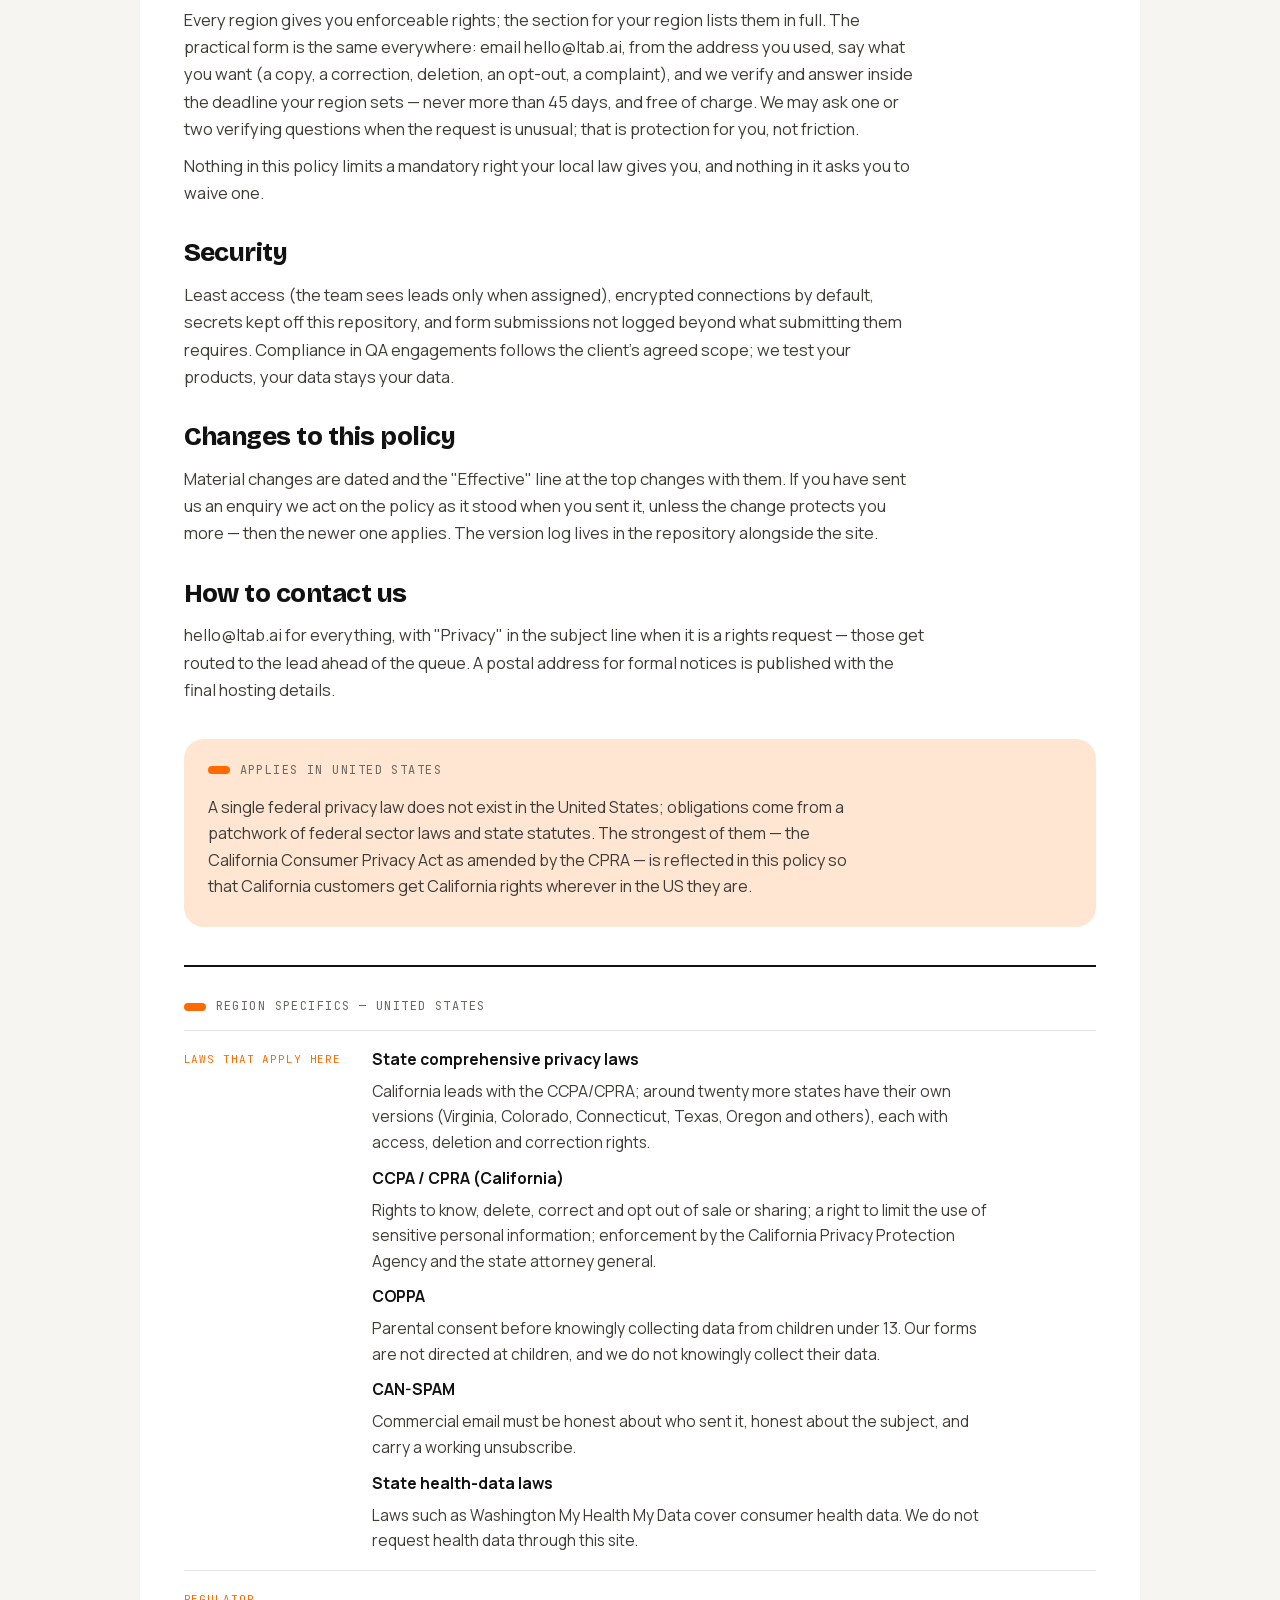
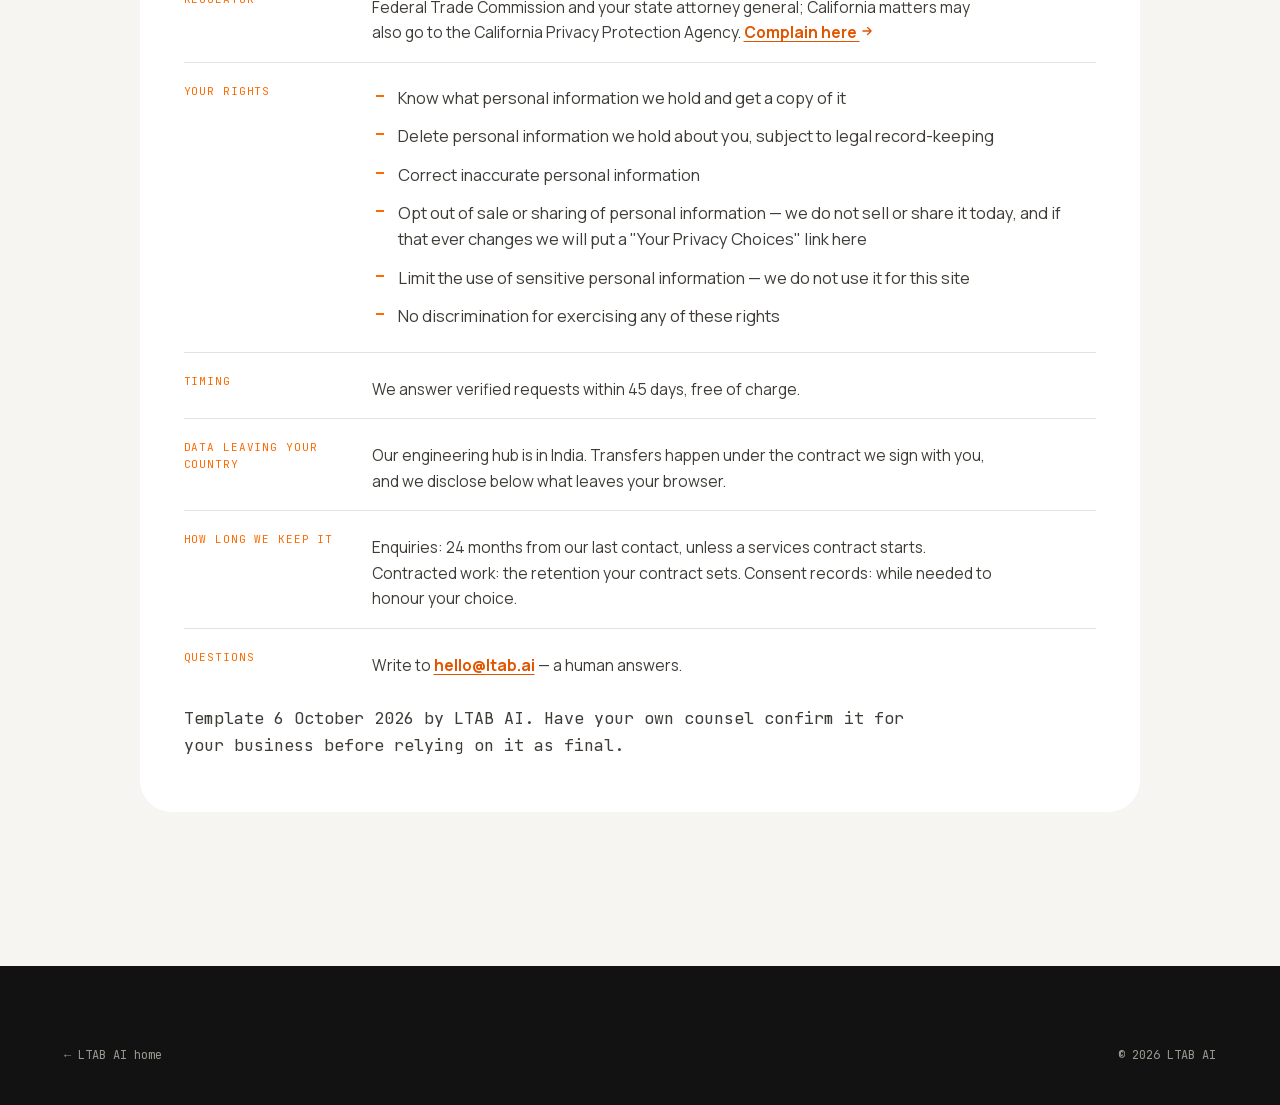
<file: ltab-ai/legal/index.html>
<!doctype html>
<html lang="en">
<head>
<meta charset="utf-8">
<meta name="viewport" content="width=device-width,initial-scale=1,viewport-fit=cover">
<title>Legal Center · LTAB AI</title>
<meta name="description" content="Privacy policies, terms, cookie notice and data collection declarations for LTAB AI — matched to your region: United States, Canada, Europe & UK, UAE, Singapore, Malaysia, Australia and New Zealand.">
<link rel="icon" type="image/png" href="../assets/ltab-logo.png">
<link rel="stylesheet" href="../css/fonts.css?v=1">
<link rel="stylesheet" href="../css/styles.css?v=1">
<link rel="stylesheet" href="../css/pages.css?v=1">
<link rel="stylesheet" href="../css/legal.css?v=1">
</head>
<body class="sub lawpage" data-theme="light">

<header class="hdr">
  <div class="hdr-bar"></div>
  <a href="index.html" class="logo" aria-label="LTAB AI home">
    <img class="l-light" src="../assets/ltab-logo-light.png" alt="LTAB AI"><img class="l-dark" src="../assets/ltab-logo-dark.png" alt="">
  </a>
  <nav class="nav"><a href="index.html#services">Services</a><a href="our-work.html">Work</a><a href="software-testing.html">Testing</a><a href="recent-developments.html">Recent developments</a><a href="legal/index.html" style="color:var(--orange)">Legal</a></nav>
  <div class="hdr-r">
    <div class="region"><button class="region-btn" id="regionBtn" aria-label="Choose region"><span class="dot"></span><span id="regionLbl">US</span><span class="lbl">· Region</span></button><div class="region-menu" id="regionMenu"></div></div>
    <a href="index.html#lab" class="btn btn-primary" data-arr>Start your idea</a>
    <button class="burger" aria-label="Menu"><i></i><i></i></button>
  </div>
</header>
<div class="mmenu"><button class="close" aria-label="Close">×</button>
  <nav><a href="index.html">Home</a><a href="our-work.html">Work</a><a href="software-testing.html">Testing</a><a href="index.html#lab" class="o">Start your idea</a></nav>
  <span class="eyebrow" style="color:#9a978f"><a href="mailto:hello@ltab.ai">hello@ltab.ai</a></span></div>

<main>
<section class="sub-hero" style="padding-bottom:40px">
  <div class="wrap">
    <div class="crumb"><a href="index.html">LTAB AI</a><span>/</span><span class="o">Legal</span></div>
    <h1 class="display">Clear rules.<br><span class="o">Your language.</span></h1>
    <p class="lede">One set of documents, four kinds, nine sets of local rules. Choose your region — the papers below switch to it. This page is written in plain English on purpose.</p>
  </div>
</section>

<section style="padding-top:0">
  <div class="lawwrap">
    <div class="lg-ctrl">
      <div>
        <div class="eyebrow" style="margin-bottom:12px"><span class="cap"></span>Document</div>
        <div class="filters" id="lgDocTabs"></div>
        <div class="filters jur" id="lgJur" style="margin-top:10px"></div>
        <div class="eyebrow" style="margin:18px 0 12px"><span class="cap"></span>Region</div>
        <div class="filters" id="lgRegions"></div>
      </div>
    </div>
    <div id="legalRoot"></div>
  </div>
</section>
</main>

<footer data-theme="dark">
  <div class="ft-bot" style="margin-top:0"><a href="index.html">← LTAB AI home</a><span>© 2026 LTAB AI</span></div>
</footer>

<script src="../js/common.js"></script>
<script src="../js/policies-data.js"></script>
<script src="../js/legal.js"></script>
</body>
</html>
</file>
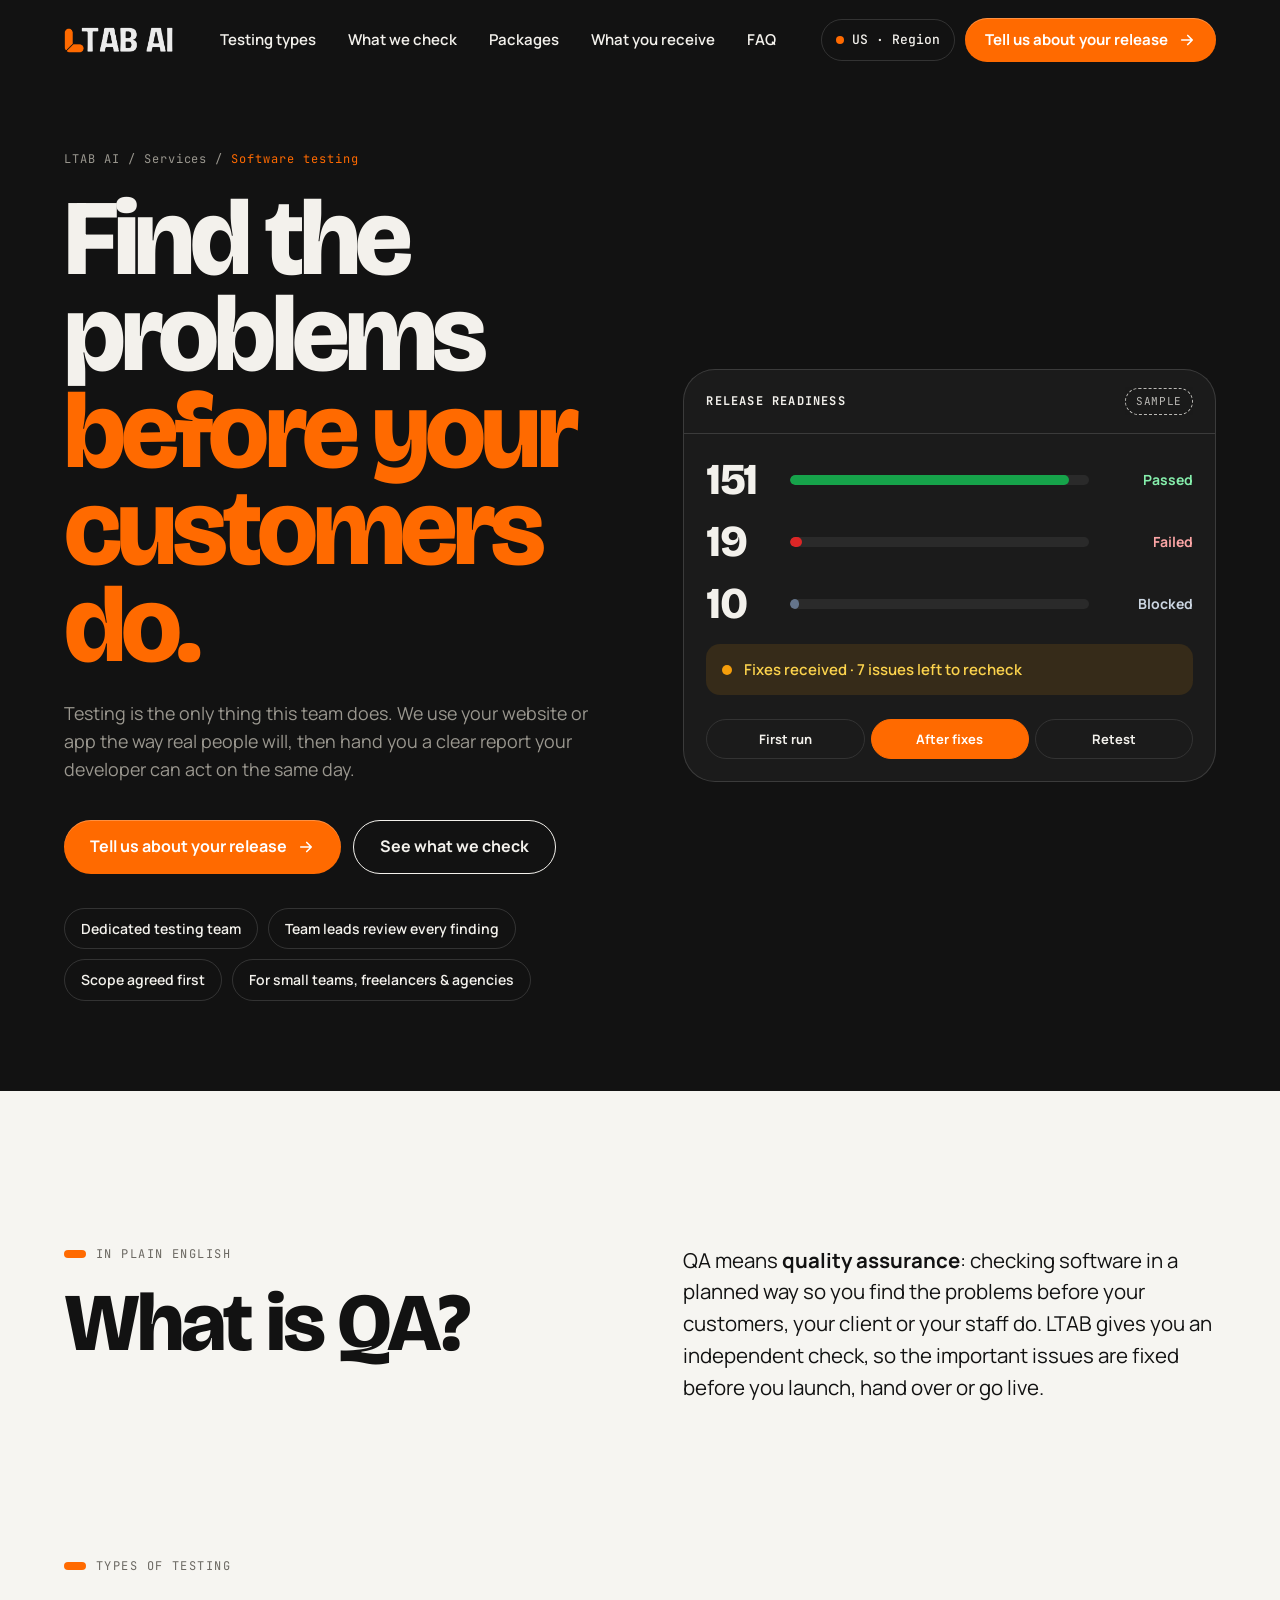
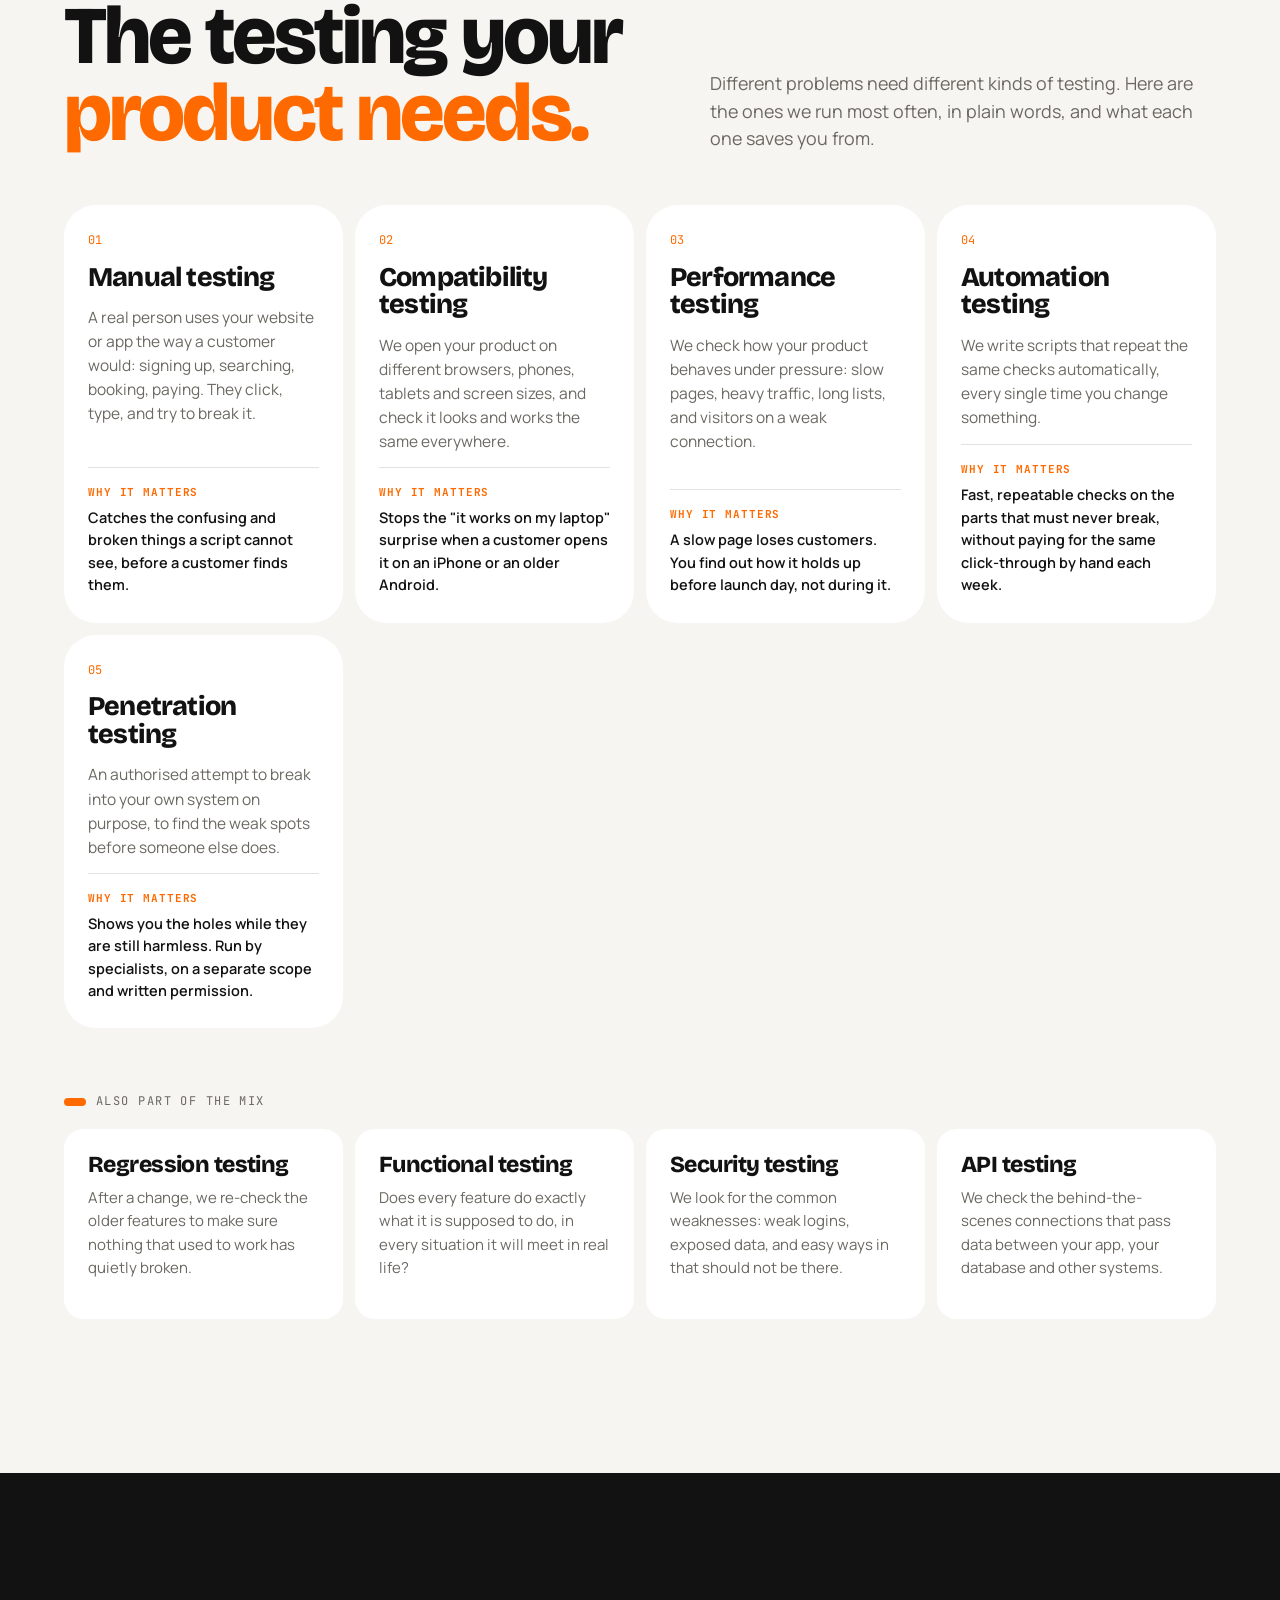
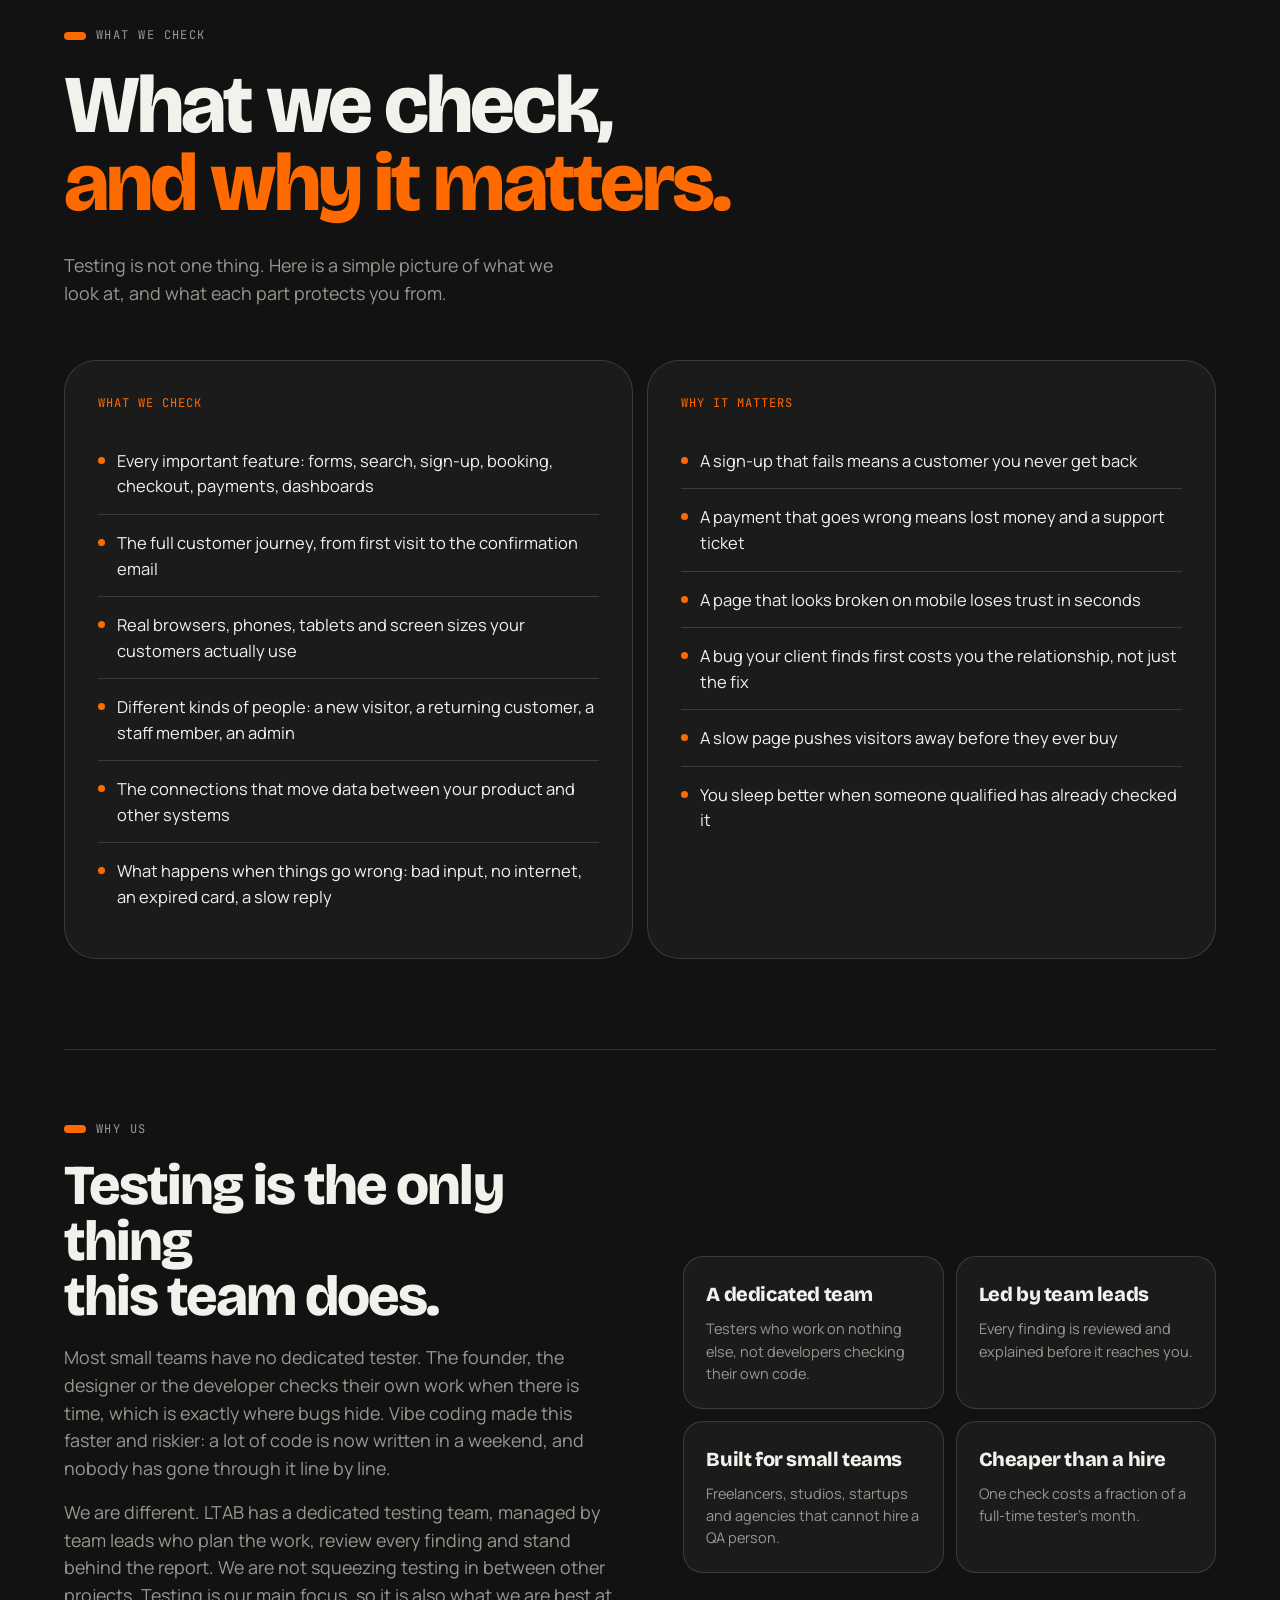
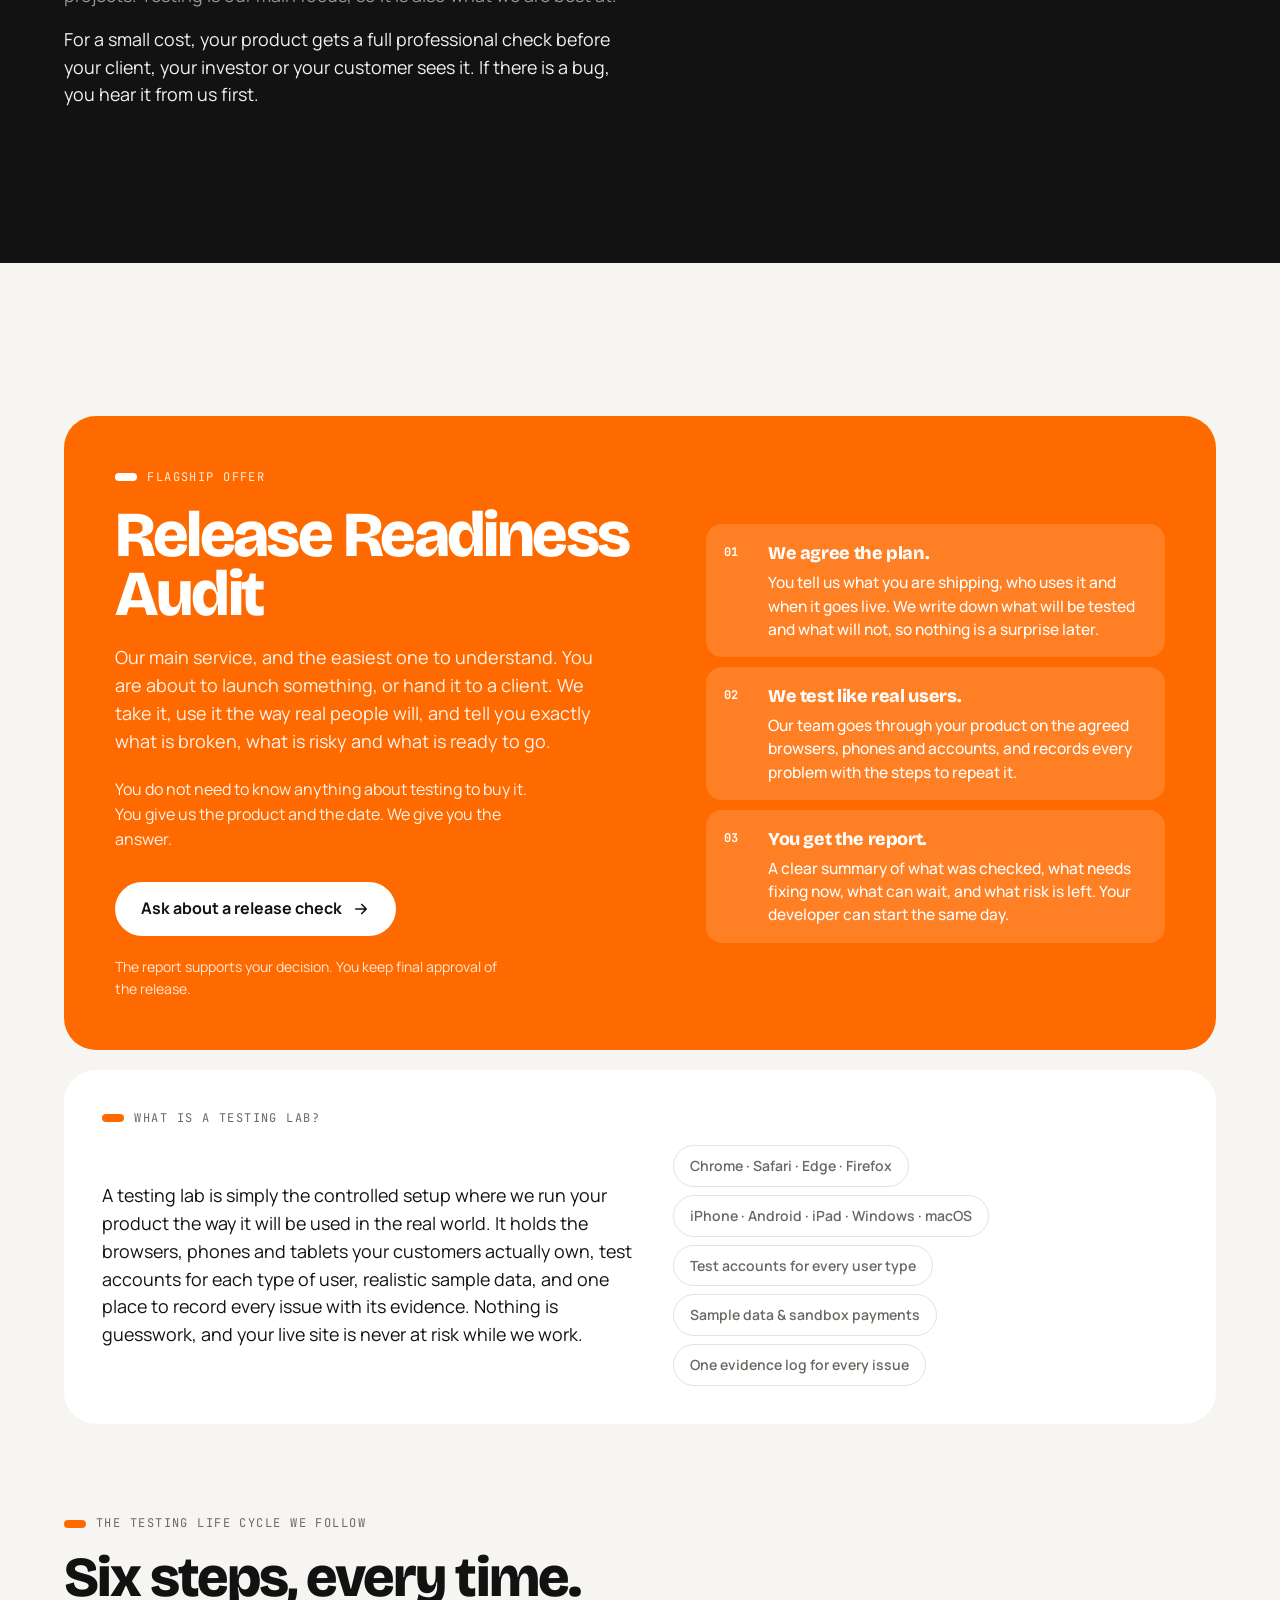
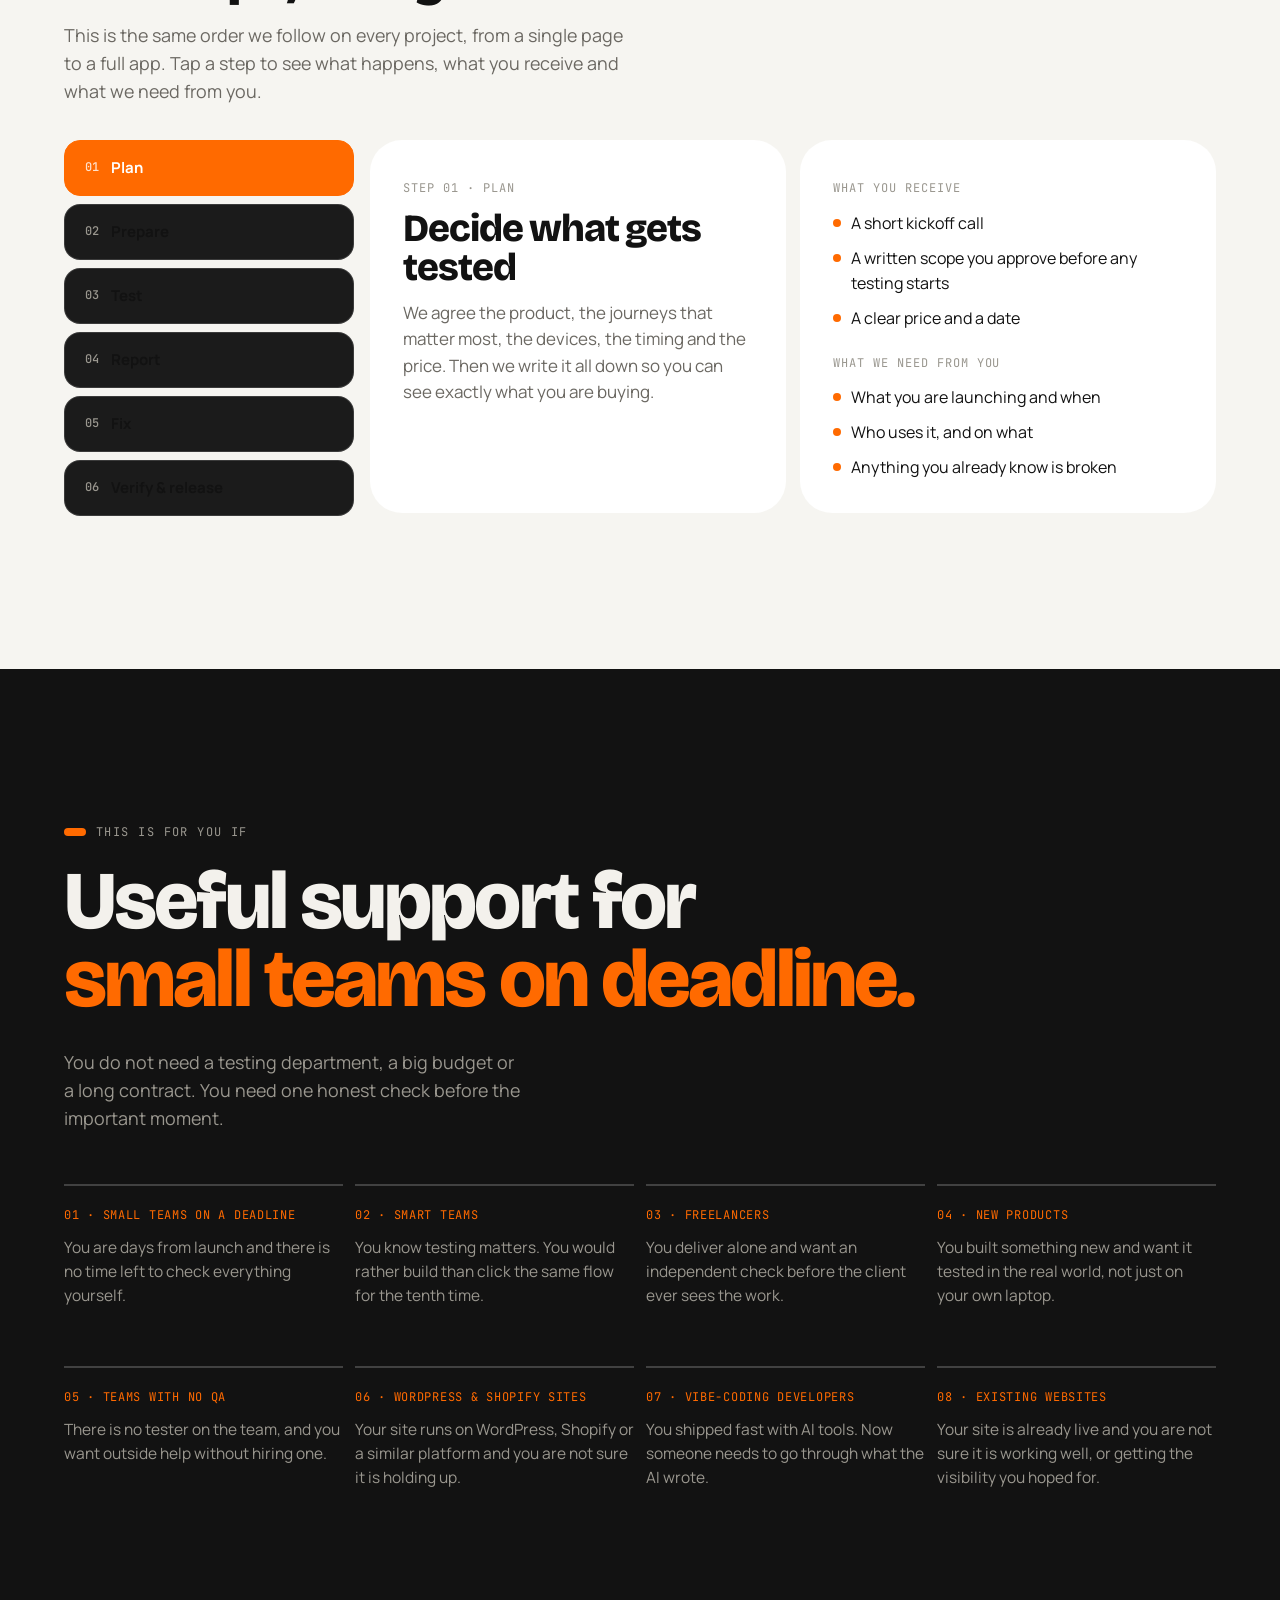
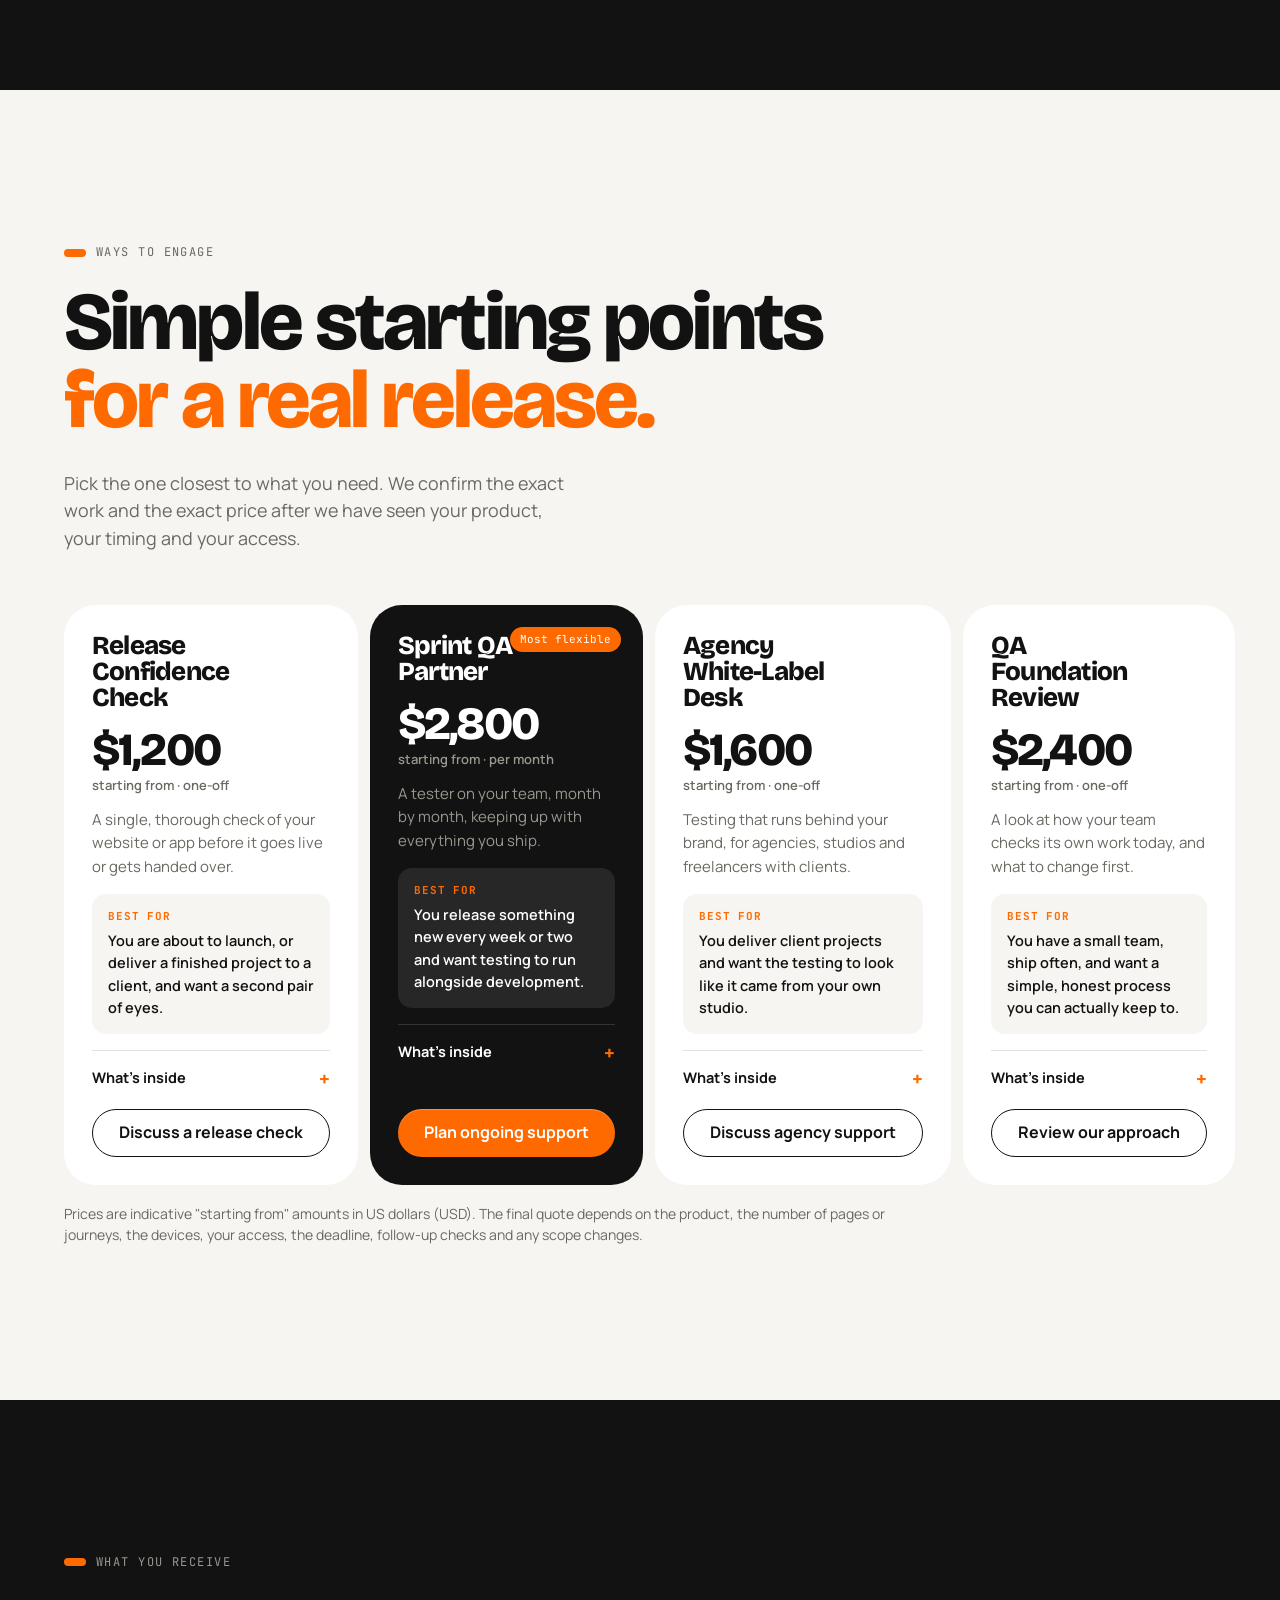
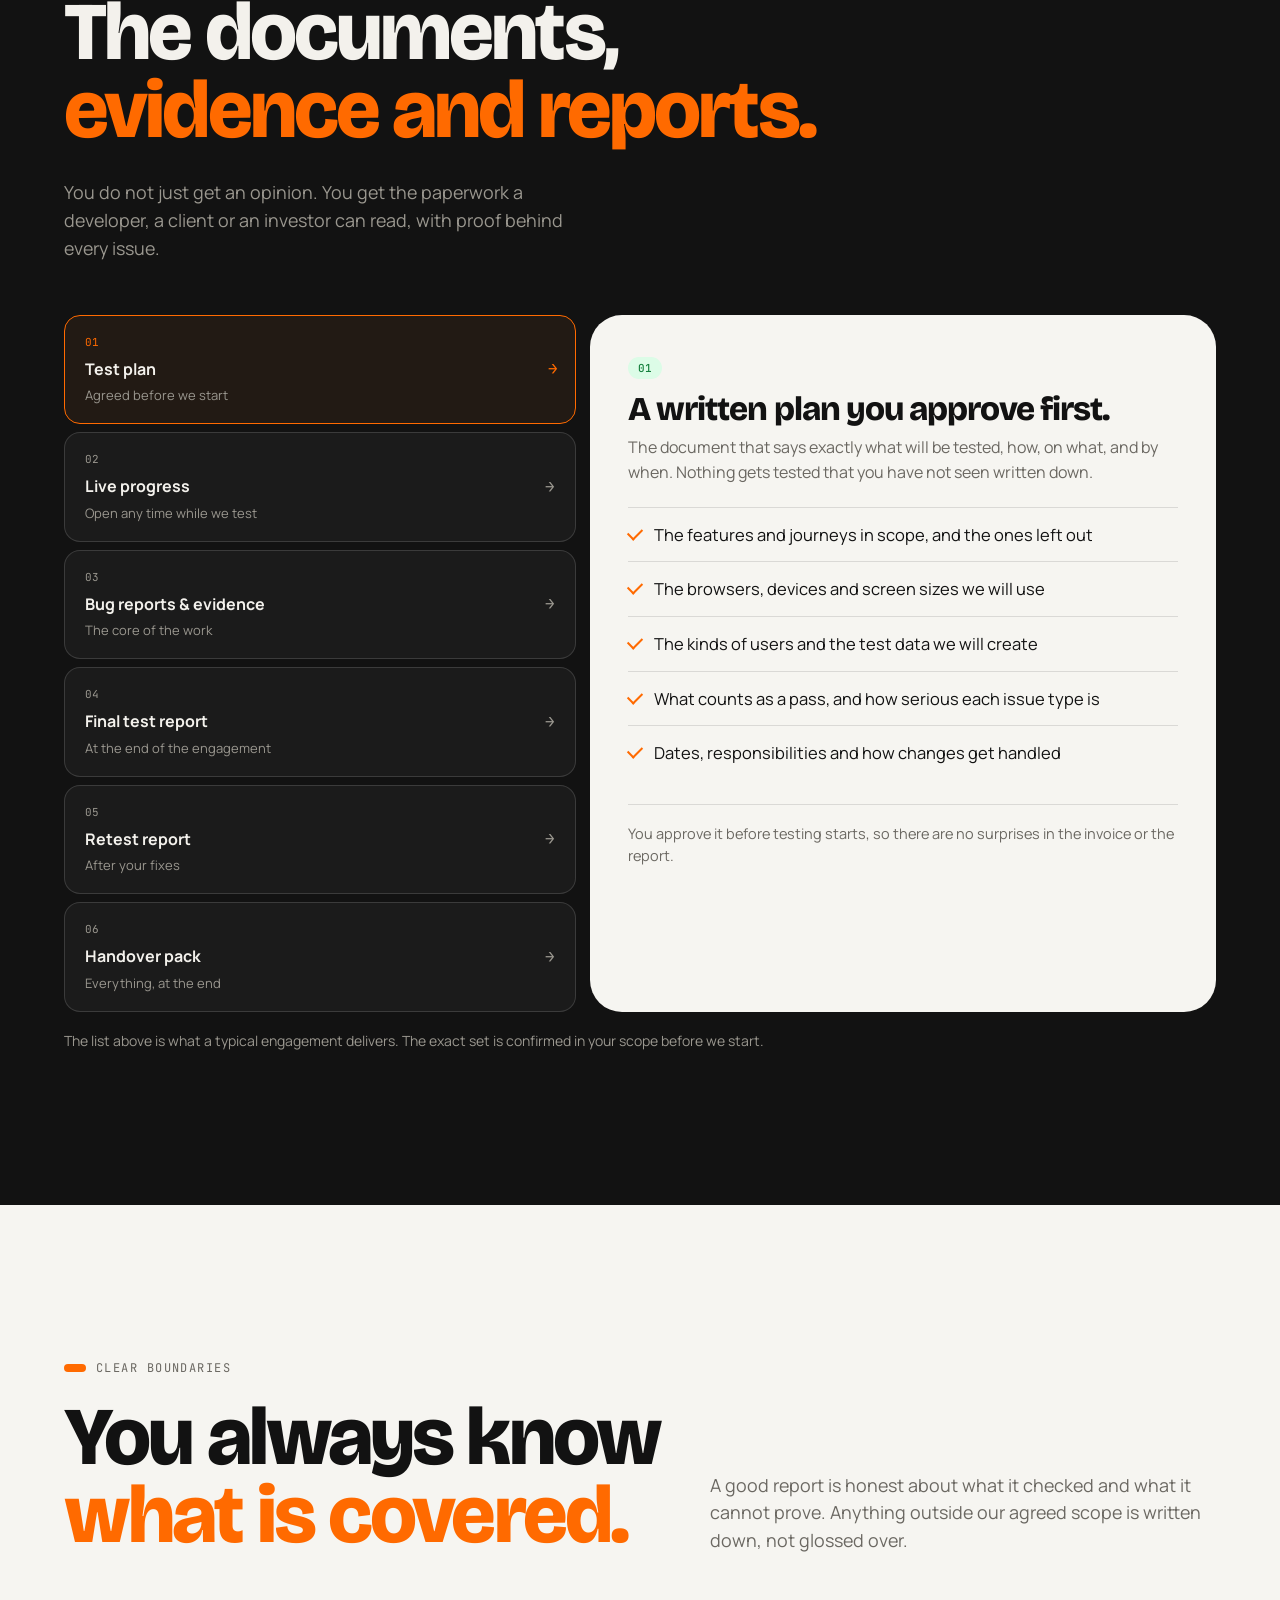
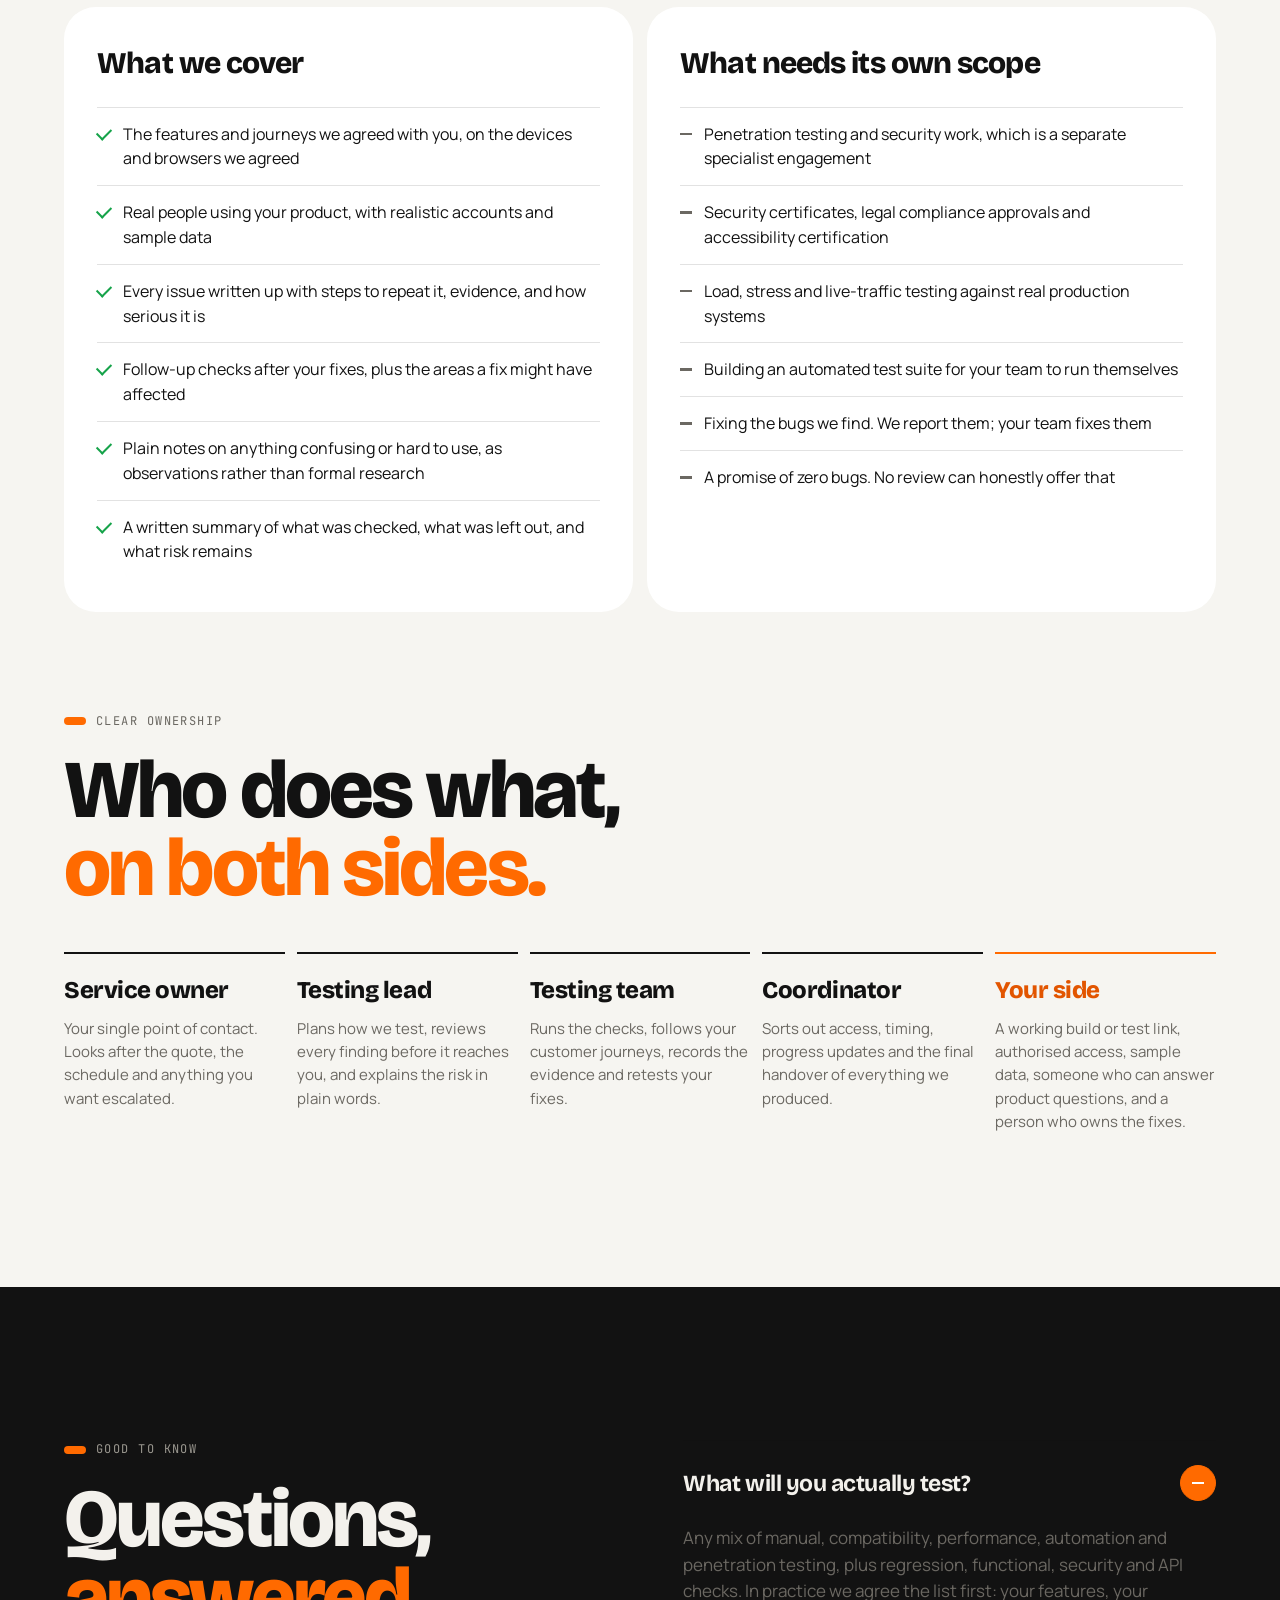
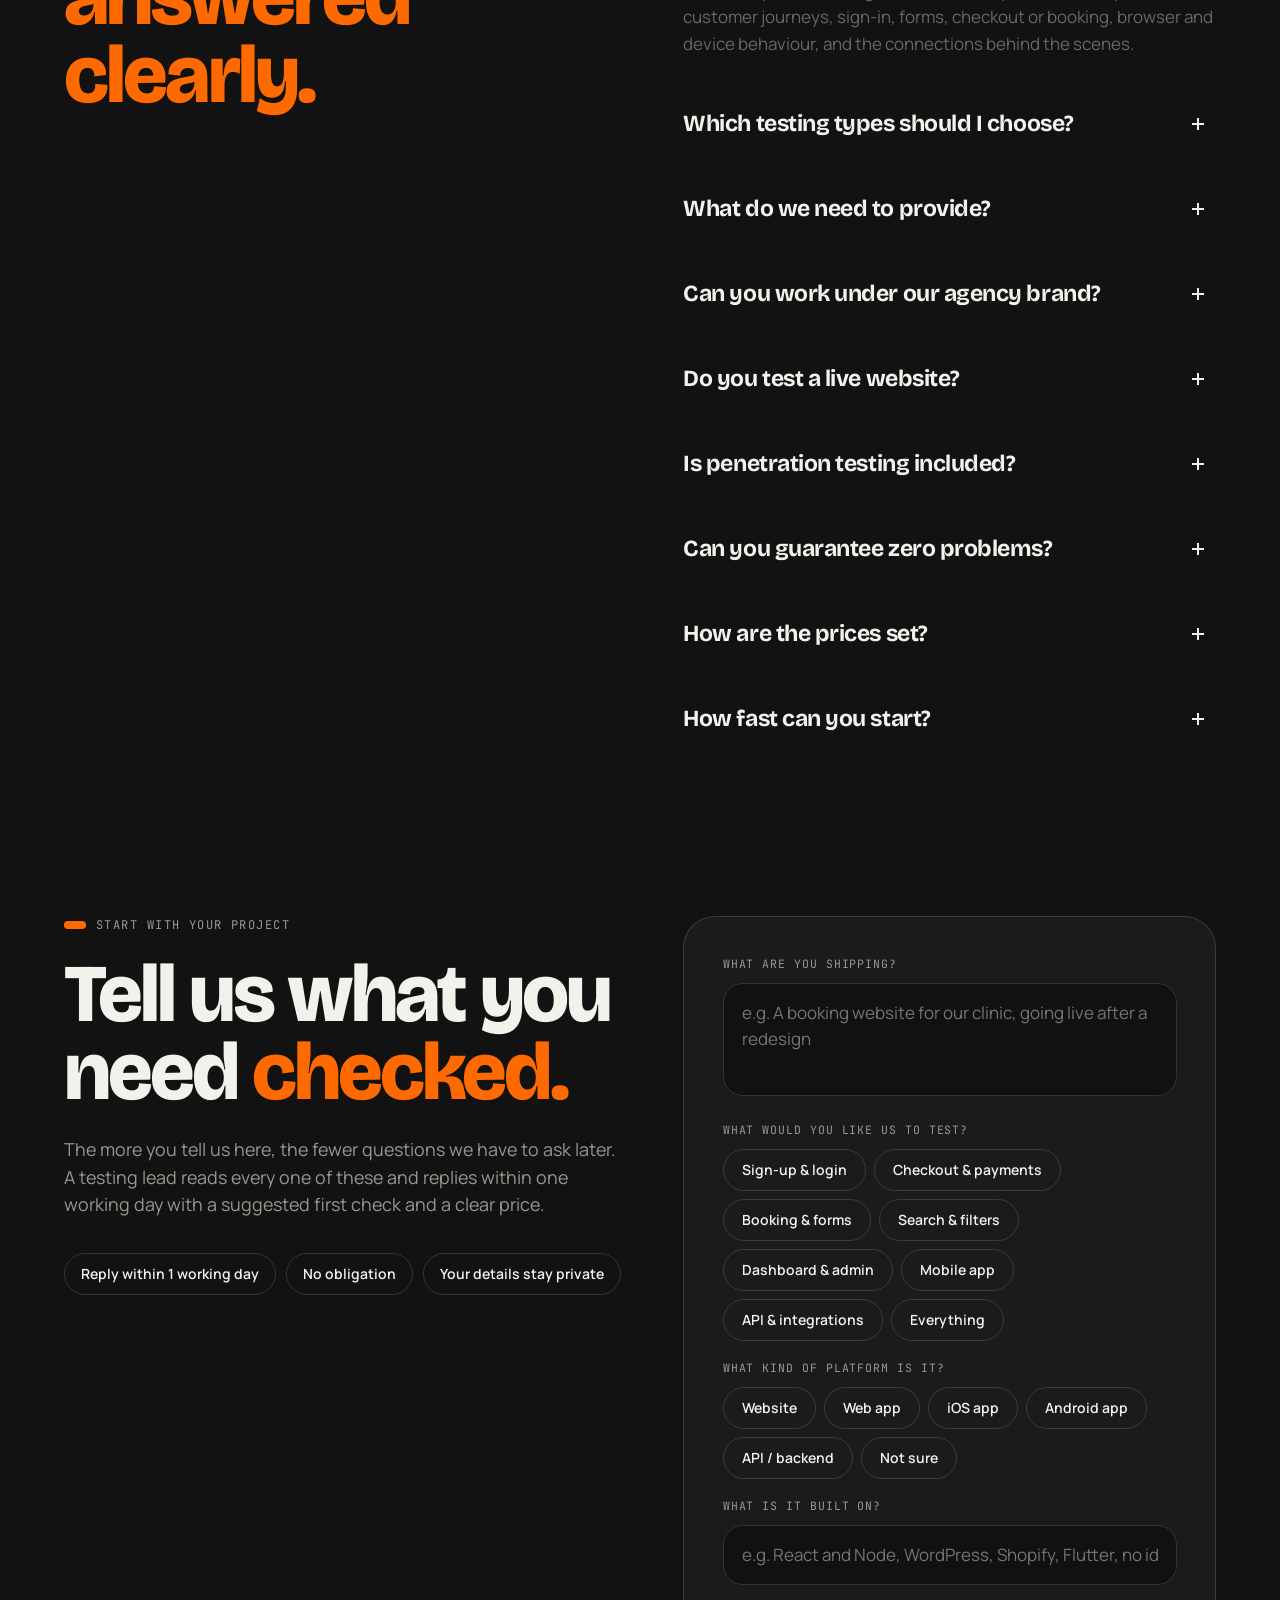
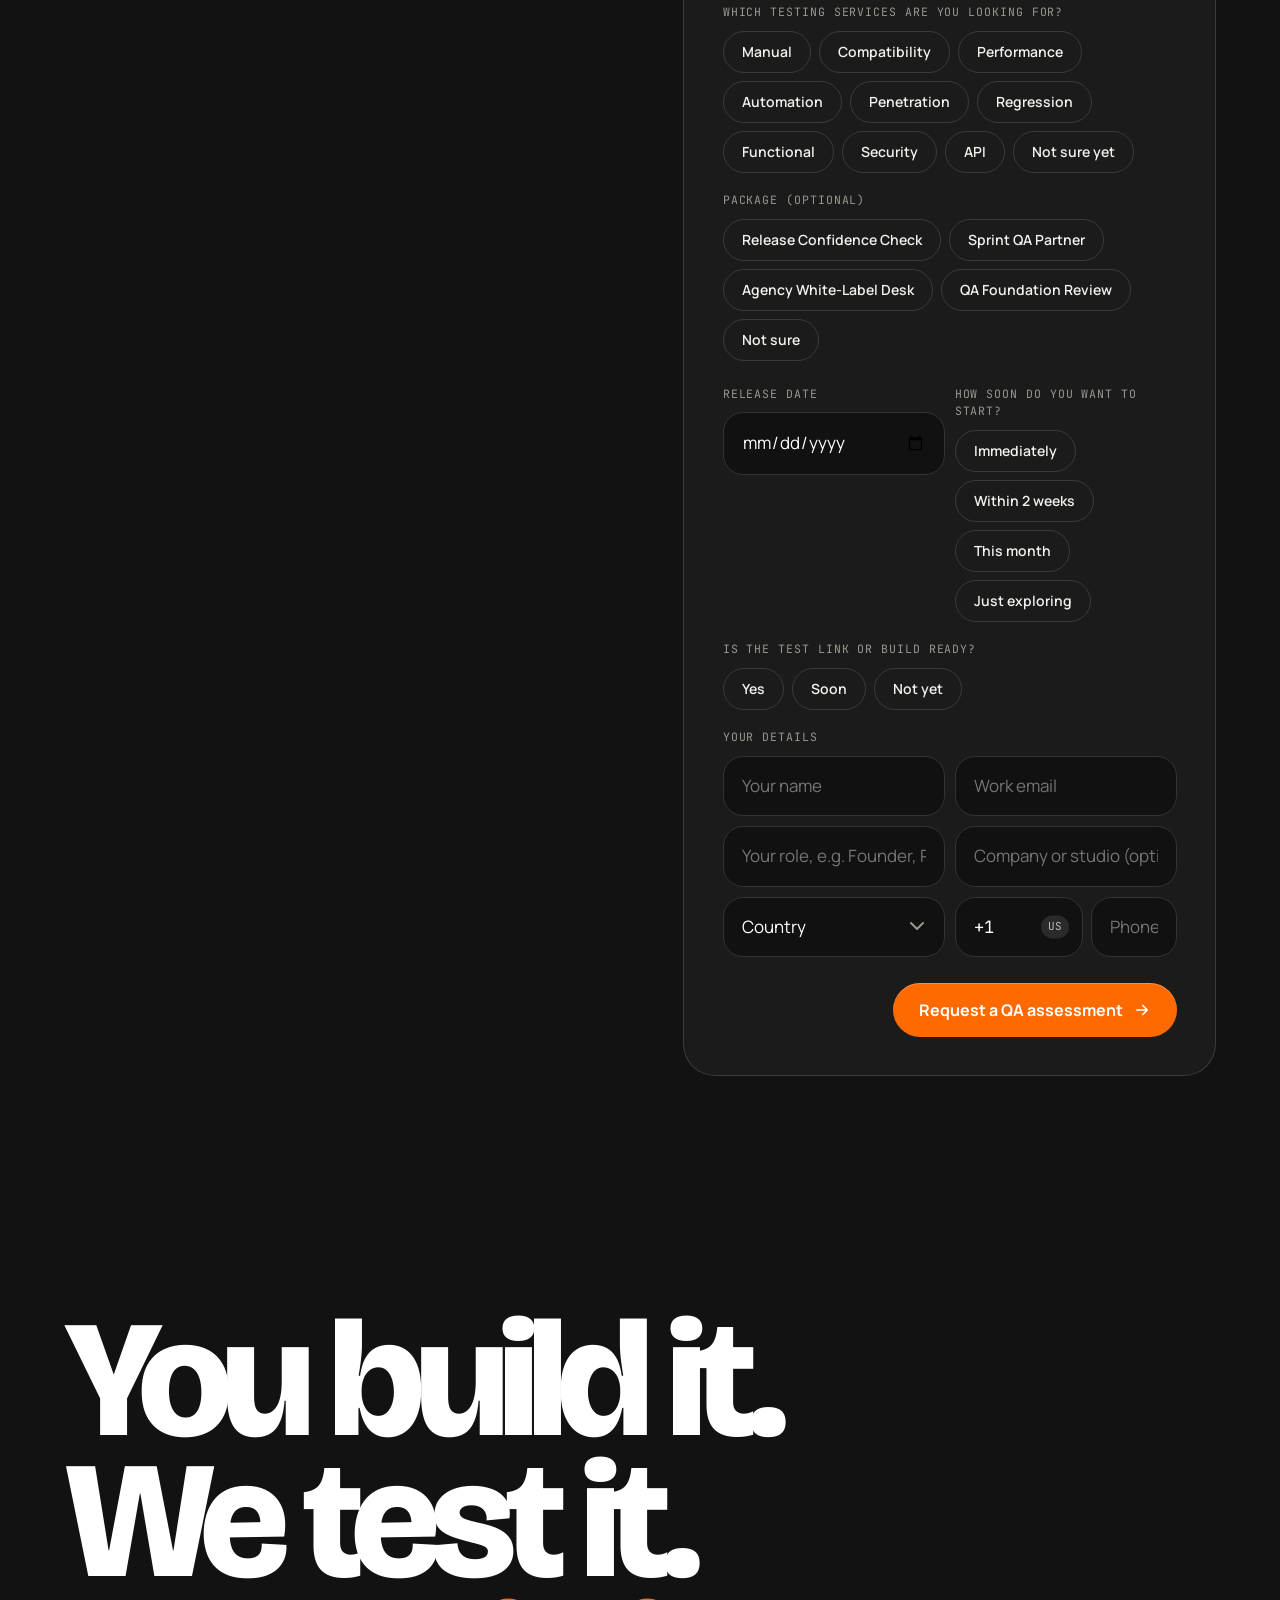
<file: design-repo/Software Testing.html>
<!doctype html>
<html lang="en">
<head>
<meta charset="utf-8">
<meta name="viewport" content="width=device-width,initial-scale=1,viewport-fit=cover">
<title>Software Testing · LTAB AI</title>
<meta name="description" content="A dedicated QA team for websites and apps. Manual, compatibility, performance, automation and penetration testing with clear reports, agreed scope and honest boundaries.">
<link rel="preconnect" href="https://fonts.googleapis.com"><link rel="preconnect" href="https://fonts.gstatic.com" crossorigin>
<link href="https://fonts.googleapis.com/css2?family=Bricolage+Grotesque:opsz,wght@12..96,600;12..96,700;12..96,800&family=Manrope:wght@400;500;600;700&family=JetBrains+Mono:wght@400;500&display=swap" rel="stylesheet">
<link rel="stylesheet" href="site/styles.css?v=7">
<link rel="stylesheet" href="site/pages.css?v=7">
</head>
<body class="sub" data-theme="dark">

<header class="hdr">
  <div class="hdr-bar"></div>
  <a href="LTAB AI Website.html" class="logo" aria-label="LTAB AI home">
    <img class="l-light" src="assets/ltab-logo-light.png" alt="LTAB AI"><img class="l-dark" src="assets/ltab-logo-dark.png" alt="">
  </a>
  <nav class="nav">
    <a href="#types">Testing types</a><a href="#checks">What we check</a><a href="#packages">Packages</a><a href="#report">What you receive</a><a href="#faq">FAQ</a>
  </nav>
  <div class="hdr-r">
    <div class="region">
      <button class="region-btn" id="regionBtn" aria-label="Choose region"><span class="dot"></span><span id="regionLbl">US</span><span class="lbl">· Region</span></button>
      <div class="region-menu" id="regionMenu"></div>
    </div>
    <a href="#start" class="btn btn-primary" data-arr>Tell us about your release</a>
    <button class="burger" aria-label="Menu"><i></i><i></i></button>
  </div>
</header>
<div class="mmenu">
  <button class="close" aria-label="Close">×</button>
  <nav><a href="#types">Testing types</a><a href="#checks">What we check</a><a href="#packages">Packages</a><a href="#report">What you receive</a><a href="#start" class="o">Get tested</a></nav>
  <a href="LTAB AI Website.html" class="eyebrow" style="color:#9a978f">← Back to LTAB AI</a>
</div>

<main>

<!-- 01 HERO -->
<section class="sub-hero dark" data-screen-label="01 QA Hero">
  <div class="wrap two">
    <div>
      <div class="crumb"><a href="LTAB AI Website.html">LTAB AI</a><span>/</span><span>Services</span><span>/</span><span class="o">Software testing</span></div>
      <h1 class="display">Find the problems <span class="o">before your customers do.</span></h1>
      <p class="lede">Testing is the only thing this team does. We use your website or app the way real people will, then hand you a clear report your developer can act on the same day.</p>
      <div class="hero-ctas">
        <a href="#start" class="btn btn-primary" data-arr>Tell us about your release</a>
        <a href="#checks" class="btn btn-ghost">See what we check</a>
      </div>
      <div class="trust"><span>Dedicated testing team</span><span>Team leads review every finding</span><span>Scope agreed first</span><span>For small teams, freelancers & agencies</span></div>
    </div>

    <div class="rr rv" id="rr">
      <div class="rr-top"><b>RELEASE READINESS</b><span class="sample-tag">Sample</span></div>
      <div class="rr-body">
        <div class="rr-row"><span class="n" data-n="pass">0</span><div class="bar"><i style="background:var(--pass)" data-b="pass"></i></div><span class="l" style="color:#86efac">Passed</span></div>
        <div class="rr-row"><span class="n" data-n="fail">0</span><div class="bar"><i style="background:var(--crit)" data-b="fail"></i></div><span class="l" style="color:#fca5a5">Failed</span></div>
        <div class="rr-row"><span class="n" data-n="block">0</span><div class="bar"><i style="background:var(--blocked)" data-b="block"></i></div><span class="l" style="color:#cbd5e1">Blocked</span></div>
        <div class="rr-alert" id="rrAlert"><span class="d"></span><span>1 critical issue needs attention</span></div>
      </div>
      <div class="rr-tabs" id="rrTabs">
        <button class="on" data-k="0">First run</button><button data-k="1">After fixes</button><button data-k="2">Retest</button>
      </div>
    </div>
  </div>
</section>

<!-- 02 WHAT IS QA -->
<section data-screen-label="02 What is QA">
  <div class="wrap">
    <div class="two" style="align-items:start">
      <div class="rv">
        <div class="eyebrow" style="margin-bottom:22px"><span class="cap"></span>In plain English</div>
        <h2 class="h2">What is QA?</h2>
      </div>
      <p class="lede rv" style="font-size:clamp(19px,1.6vw,23px);color:var(--ink)">QA means <b>quality assurance</b>: checking software in a planned way so you find the problems before your customers, your client or your staff do. LTAB gives you an independent check, so the important issues are fixed before you launch, hand over or go live.</p>
    </div>
  </div>
</section>

<!-- 03 TYPES OF TESTING -->
<section id="types" style="padding-top:0" data-screen-label="03 Types of testing">
  <div class="wrap">
    <div class="sec-head rv">
      <div><div class="eyebrow" style="margin-bottom:22px"><span class="cap"></span>Types of testing</div>
      <h2 class="h2">The testing your<br><span class="o">product needs.</span></h2></div>
      <p class="lede">Different problems need different kinds of testing. Here are the ones we run most often, in plain words, and what each one saves you from.</p>
    </div>

    <div class="ttypes">
      <div class="ttype rv"><span class="n">01</span><h4>Manual testing</h4>
        <p>A real person uses your website or app the way a customer would: signing up, searching, booking, paying. They click, type, and try to break it.</p>
        <div class="why"><b>Why it matters</b><span>Catches the confusing and broken things a script cannot see, before a customer finds them.</span></div></div>
      <div class="ttype rv"><span class="n">02</span><h4>Compatibility testing</h4>
        <p>We open your product on different browsers, phones, tablets and screen sizes, and check it looks and works the same everywhere.</p>
        <div class="why"><b>Why it matters</b><span>Stops the "it works on my laptop" surprise when a customer opens it on an iPhone or an older Android.</span></div></div>
      <div class="ttype rv"><span class="n">03</span><h4>Performance testing</h4>
        <p>We check how your product behaves under pressure: slow pages, heavy traffic, long lists, and visitors on a weak connection.</p>
        <div class="why"><b>Why it matters</b><span>A slow page loses customers. You find out how it holds up before launch day, not during it.</span></div></div>
      <div class="ttype rv"><span class="n">04</span><h4>Automation testing</h4>
        <p>We write scripts that repeat the same checks automatically, every single time you change something.</p>
        <div class="why"><b>Why it matters</b><span>Fast, repeatable checks on the parts that must never break, without paying for the same click-through by hand each week.</span></div></div>
      <div class="ttype rv"><span class="n">05</span><h4>Penetration testing</h4>
        <p>An authorised attempt to break into your own system on purpose, to find the weak spots before someone else does.</p>
        <div class="why"><b>Why it matters</b><span>Shows you the holes while they are still harmless. Run by specialists, on a separate scope and written permission.</span></div></div>
    </div>

    <div class="eyebrow rv" style="margin:64px 0 18px"><span class="cap"></span>Also part of the mix</div>
    <div class="ttypes2">
      <div class="t2 rv"><h4>Regression testing</h4><p>After a change, we re-check the older features to make sure nothing that used to work has quietly broken.</p></div>
      <div class="t2 rv"><h4>Functional testing</h4><p>Does every feature do exactly what it is supposed to do, in every situation it will meet in real life?</p></div>
      <div class="t2 rv"><h4>Security testing</h4><p>We look for the common weaknesses: weak logins, exposed data, and easy ways in that should not be there.</p></div>
      <div class="t2 rv"><h4>API testing</h4><p>We check the behind-the-scenes connections that pass data between your app, your database and other systems.</p></div>
    </div>
  </div>
</section>

<!-- 04 WHAT WE CHECK -->
<section id="checks" class="dark" data-screen-label="04 What we check">
  <div class="wrap">
    <div class="sec-head rv">
      <div><div class="eyebrow" style="margin-bottom:22px"><span class="cap"></span>What we check</div>
      <h2 class="h2">What we check,<br><span class="o">and why it matters.</span></h2></div>
      <p class="lede">Testing is not one thing. Here is a simple picture of what we look at, and what each part protects you from.</p>
    </div>

    <div class="chk2">
      <div class="card rv">
        <div class="k">What we check</div>
        <ul class="plain">
          <li>Every important feature: forms, search, sign-up, booking, checkout, payments, dashboards</li>
          <li>The full customer journey, from first visit to the confirmation email</li>
          <li>Real browsers, phones, tablets and screen sizes your customers actually use</li>
          <li>Different kinds of people: a new visitor, a returning customer, a staff member, an admin</li>
          <li>The connections that move data between your product and other systems</li>
          <li>What happens when things go wrong: bad input, no internet, an expired card, a slow reply</li>
        </ul>
      </div>
      <div class="card rv">
        <div class="k">Why it matters</div>
        <ul class="plain">
          <li>A sign-up that fails means a customer you never get back</li>
          <li>A payment that goes wrong means lost money and a support ticket</li>
          <li>A page that looks broken on mobile loses trust in seconds</li>
          <li>A bug your client finds first costs you the relationship, not just the fix</li>
          <li>A slow page pushes visitors away before they ever buy</li>
          <li>You sleep better when someone qualified has already checked it</li>
        </ul>
      </div>
    </div>

    <div class="only rv">
      <div>
        <div class="eyebrow" style="color:var(--muted-d);margin-bottom:20px"><span class="cap"></span>Why us</div>
        <h3>Testing is the only thing<br>this team does.</h3>
        <p class="lede" style="color:var(--muted-d);margin-top:20px">Most small teams have no dedicated tester. The founder, the designer or the developer checks their own work when there is time, which is exactly where bugs hide. Vibe coding made this faster and riskier: a lot of code is now written in a weekend, and nobody has gone through it line by line.</p>
        <p class="lede" style="color:var(--muted-d);margin-top:16px">We are different. LTAB has a dedicated testing team, managed by team leads who plan the work, review every finding and stand behind the report. We are not squeezing testing in between other projects. Testing is our main focus, so it is also what we are best at.</p>
        <p class="lede" style="color:#f3f1ec;margin-top:16px">For a small cost, your product gets a full professional check before your client, your investor or your customer sees it. If there is a bug, you hear it from us first.</p>
      </div>
      <div class="only-grid">
        <div class="oc"><b>A dedicated team</b><span>Testers who work on nothing else, not developers checking their own code.</span></div>
        <div class="oc"><b>Led by team leads</b><span>Every finding is reviewed and explained before it reaches you.</span></div>
        <div class="oc"><b>Built for small teams</b><span>Freelancers, studios, startups and agencies that cannot hire a QA person.</span></div>
        <div class="oc"><b>Cheaper than a hire</b><span>One check costs a fraction of a full-time tester's month.</span></div>
      </div>
    </div>
  </div>
</section>

<!-- 05 FLAGSHIP -->
<section data-screen-label="05 Release Readiness Audit">
  <div class="wrap">
    <div class="flag rv">
      <div>
        <div class="eyebrow" style="color:rgba(255,255,255,.85);margin-bottom:20px"><span class="cap" style="background:#fff"></span>Flagship offer</div>
        <h3>Release Readiness Audit</h3>
        <p style="margin:20px 0 22px">Our main service, and the easiest one to understand. You are about to launch something, or hand it to a client. We take it, use it the way real people will, and tell you exactly what is broken, what is risky and what is ready to go.</p>
        <p style="margin:0 0 30px;font-size:16px;opacity:.92">You do not need to know anything about testing to buy it. You give us the product and the date. We give you the answer.</p>
        <a href="#start" class="btn" data-arr>Ask about a release check</a>
        <p style="font-size:14px;margin-top:20px;opacity:.85">The report supports your decision. You keep final approval of the release.</p>
      </div>
      <ol>
        <li><b>01</b><span><strong>We agree the plan.</strong> You tell us what you are shipping, who uses it and when it goes live. We write down what will be tested and what will not, so nothing is a surprise later.</span></li>
        <li><b>02</b><span><strong>We test like real users.</strong> Our team goes through your product on the agreed browsers, phones and accounts, and records every problem with the steps to repeat it.</span></li>
        <li><b>03</b><span><strong>You get the report.</strong> A clear summary of what was checked, what needs fixing now, what can wait, and what risk is left. Your developer can start the same day.</span></li>
      </ol>
    </div>

    <div class="lab-note rv">
      <div class="eyebrow" style="margin-bottom:18px"><span class="cap"></span>What is a testing lab?</div>
      <div class="two" style="gap:40px">
        <p class="lede" style="color:var(--ink);max-width:56ch">A testing lab is simply the controlled setup where we run your product the way it will be used in the real world. It holds the browsers, phones and tablets your customers actually own, test accounts for each type of user, realistic sample data, and one place to record every issue with its evidence. Nothing is guesswork, and your live site is never at risk while we work.</p>
        <div class="lab-chips">
          <span>Chrome · Safari · Edge · Firefox</span><span>iPhone · Android · iPad · Windows · macOS</span><span>Test accounts for every user type</span><span>Sample data &amp; sandbox payments</span><span>One evidence log for every issue</span>
        </div>
      </div>
    </div>

    <div class="lc-head rv">
      <div class="eyebrow" style="margin-bottom:18px"><span class="cap"></span>The testing life cycle we follow</div>
      <h2 class="h2" style="font-size:clamp(34px,4.4vw,64px)">Six steps, every time.</h2>
      <p class="lede" style="margin-top:18px">This is the same order we follow on every project, from a single page to a full app. Tap a step to see what happens, what you receive and what we need from you.</p>
    </div>
    <div class="cycle">
      <div class="proc six" id="proc"></div>
      <div class="proc-panel" id="procPanel"></div>
    </div>
  </div>
</section>

<!-- 06 WHO IT'S FOR -->
<section class="dark" data-screen-label="06 Who it's for">
  <div class="wrap">
    <div class="sec-head rv">
      <div><div class="eyebrow" style="margin-bottom:22px"><span class="cap"></span>This is for you if</div>
      <h2 class="h2">Useful support for<br><span class="o">small teams on deadline.</span></h2></div>
      <p class="lede">You do not need a testing department, a big budget or a long contract. You need one honest check before the important moment.</p>
    </div>
    <div class="aud2">
      <div class="rv"><span class="who">01 · Small teams on a deadline</span><p>You are days from launch and there is no time left to check everything yourself.</p></div>
      <div class="rv"><span class="who">02 · Smart teams</span><p>You know testing matters. You would rather build than click the same flow for the tenth time.</p></div>
      <div class="rv"><span class="who">03 · Freelancers</span><p>You deliver alone and want an independent check before the client ever sees the work.</p></div>
      <div class="rv"><span class="who">04 · New products</span><p>You built something new and want it tested in the real world, not just on your own laptop.</p></div>
      <div class="rv"><span class="who">05 · Teams with no QA</span><p>There is no tester on the team, and you want outside help without hiring one.</p></div>
      <div class="rv"><span class="who">06 · WordPress &amp; Shopify sites</span><p>Your site runs on WordPress, Shopify or a similar platform and you are not sure it is holding up.</p></div>
      <div class="rv"><span class="who">07 · Vibe-coding developers</span><p>You shipped fast with AI tools. Now someone needs to go through what the AI wrote.</p></div>
      <div class="rv"><span class="who">08 · Existing websites</span><p>Your site is already live and you are not sure it is working well, or getting the visibility you hoped for.</p></div>
    </div>
  </div>
</section>

<!-- 07 PACKAGES -->
<section id="packages" data-screen-label="07 Packages">
  <div class="wrap">
    <div class="sec-head rv">
      <div><div class="eyebrow" style="margin-bottom:22px"><span class="cap"></span>Ways to engage</div>
      <h2 class="h2">Simple starting points<br><span class="o">for a real release.</span></h2></div>
      <p class="lede">Pick the one closest to what you need. We confirm the exact work and the exact price after we have seen your product, your timing and your access.</p>
    </div>
    <div class="pk-grid">
      <div class="pk rv">
        <h4>Release Confidence Check</h4>
        <div class="price">$1,200<small>starting from · one-off</small></div>
        <p>A single, thorough check of your website or app before it goes live or gets handed over.</p>
        <div class="best"><b>Best for</b><span>You are about to launch, or deliver a finished project to a client, and want a second pair of eyes.</span></div>
        <details><summary>What's inside</summary><ul><li>Kickoff call and risk checklist</li><li>Your most important journeys tested</li><li>Every issue with steps and screenshots</li><li>One follow-up check after the fixes</li><li>A plain-language release summary</li></ul></details>
        <a href="#start" class="btn btn-ghost" data-pkg="Release Confidence Check">Discuss a release check</a>
      </div>
      <div class="pk pop rv">
        <span class="badge">Most flexible</span>
        <h4>Sprint QA Partner</h4>
        <div class="price">$2,800<small>starting from · per month</small></div>
        <p>A tester on your team, month by month, keeping up with everything you ship.</p>
        <div class="best"><b>Best for</b><span>You release something new every week or two and want testing to run alongside development.</span></div>
        <details><summary>What's inside</summary><ul><li>Planning and feature reviews</li><li>Checks on every change you ship</li><li>Retesting of your fixes</li><li>A monthly risk summary</li><li>A set number of testing hours each month</li></ul></details>
        <a href="#start" class="btn btn-primary" data-pkg="Sprint QA Partner">Plan ongoing support</a>
      </div>
      <div class="pk rv">
        <h4>Agency White-Label Desk</h4>
        <div class="price">$1,600<small>starting from · one-off</small></div>
        <p>Testing that runs behind your brand, for agencies, studios and freelancers with clients.</p>
        <div class="best"><b>Best for</b><span>You deliver client projects and want the testing to look like it came from your own studio.</span></div>
        <details><summary>What's inside</summary><ul><li>We work under your name</li><li>Reports in your format</li><li>One named contact, only for you</li><li>We contact your client only if you allow it</li><li>Confidentiality agreed before we start</li></ul></details>
        <a href="#start" class="btn btn-ghost" data-pkg="Agency White-Label Desk">Discuss agency support</a>
      </div>
      <div class="pk rv">
        <h4>QA Foundation Review</h4>
        <div class="price">$2,400<small>starting from · one-off</small></div>
        <p>A look at how your team checks its own work today, and what to change first.</p>
        <div class="best"><b>Best for</b><span>You have a small team, ship often, and want a simple, honest process you can actually keep to.</span></div>
        <details><summary>What's inside</summary><ul><li>Review of your current workflow</li><li>The gaps you are missing, explained</li><li>A prioritised list of improvements</li><li>A named owner and next steps</li><li>A short session to walk your team through it</li></ul></details>
        <a href="#start" class="btn btn-ghost" data-pkg="QA Foundation Review">Review our approach</a>
      </div>
    </div>
    <p class="pk-note" id="pkNote">Prices are indicative "starting from" amounts in US dollars (USD). The final quote depends on the product, the number of pages or journeys, the devices, your access, the deadline, follow-up checks and any scope changes.</p>
  </div>
</section>

<!-- 08 WHAT YOU RECEIVE -->
<section id="report" class="dark" data-screen-label="08 What you receive">
  <div class="wrap">
    <div class="sec-head rv">
      <div><div class="eyebrow" style="margin-bottom:22px"><span class="cap"></span>What you receive</div>
      <h2 class="h2">The documents,<br><span class="o">evidence and reports.</span></h2></div>
      <p class="lede">You do not just get an opinion. You get the paperwork a developer, a client or an investor can read, with proof behind every issue.</p>
    </div>
    <div class="rep rv">
      <div class="rep-list" id="repList"></div>
      <div class="rep-detail" id="repDetail"></div>
    </div>
    <p class="note" style="color:var(--muted-d)">The list above is what a typical engagement delivers. The exact set is confirmed in your scope before we start.</p>
  </div>
</section>

<!-- 09 BOUNDARIES -->
<section data-screen-label="09 Boundaries">
  <div class="wrap">
    <div class="sec-head rv">
      <div><div class="eyebrow" style="margin-bottom:22px"><span class="cap"></span>Clear boundaries</div>
      <h2 class="h2">You always know<br><span class="o">what is covered.</span></h2></div>
      <p class="lede">A good report is honest about what it checked and what it cannot prove. Anything outside our agreed scope is written down, not glossed over.</p>
    </div>
    <div class="bound">
      <div class="card yes rv"><h4>What we cover</h4><ul>
        <li>The features and journeys we agreed with you, on the devices and browsers we agreed</li>
        <li>Real people using your product, with realistic accounts and sample data</li>
        <li>Every issue written up with steps to repeat it, evidence, and how serious it is</li>
        <li>Follow-up checks after your fixes, plus the areas a fix might have affected</li>
        <li>Plain notes on anything confusing or hard to use, as observations rather than formal research</li>
        <li>A written summary of what was checked, what was left out, and what risk remains</li></ul></div>
      <div class="card no rv"><h4>What needs its own scope</h4><ul>
        <li>Penetration testing and security work, which is a separate specialist engagement</li>
        <li>Security certificates, legal compliance approvals and accessibility certification</li>
        <li>Load, stress and live-traffic testing against real production systems</li>
        <li>Building an automated test suite for your team to run themselves</li>
        <li>Fixing the bugs we find. We report them; your team fixes them</li>
        <li>A promise of zero bugs. No review can honestly offer that</li></ul></div>
    </div>

    <div class="eyebrow rv" style="margin:100px 0 22px"><span class="cap"></span>Clear ownership</div>
    <h2 class="h2 rv" style="margin-bottom:44px">Who does what,<br><span class="o">on both sides.</span></h2>
    <div class="roles five">
      <div class="role rv"><h5>Service owner</h5><p>Your single point of contact. Looks after the quote, the schedule and anything you want escalated.</p></div>
      <div class="role rv"><h5>Testing lead</h5><p>Plans how we test, reviews every finding before it reaches you, and explains the risk in plain words.</p></div>
      <div class="role rv"><h5>Testing team</h5><p>Runs the checks, follows your customer journeys, records the evidence and retests your fixes.</p></div>
      <div class="role rv"><h5>Coordinator</h5><p>Sorts out access, timing, progress updates and the final handover of everything we produced.</p></div>
      <div class="role rv you"><h5>Your side</h5><p>A working build or test link, authorised access, sample data, someone who can answer product questions, and a person who owns the fixes.</p></div>
    </div>
  </div>
</section>

<!-- 10 FAQ -->
<section id="faq" class="dark" data-screen-label="10 FAQ">
  <div class="wrap two" style="align-items:start">
    <div class="rv"><div class="eyebrow" style="margin-bottom:22px"><span class="cap"></span>Good to know</div>
    <h2 class="h2">Questions,<br><span class="o">answered clearly.</span></h2></div>
    <div class="faq rv">
      <details open><summary>What will you actually test?<i></i></summary><p>Any mix of manual, compatibility, performance, automation and penetration testing, plus regression, functional, security and API checks. In practice we agree the list first: your features, your customer journeys, sign-in, forms, checkout or booking, browser and device behaviour, and the connections behind the scenes.</p></details>
      <details><summary>Which testing types should I choose?<i></i></summary><p>You do not have to decide alone. Tell us what you are shipping and when it goes live, and we will suggest the smallest useful set. Most first projects start with manual and compatibility testing, then add performance or automation once the product is stable.</p></details>
      <details><summary>What do we need to provide?<i></i></summary><p>A usable website or app build, authorised access, test data (or permission to create it), key requirements or known limits, the devices you support, someone who can answer questions, and a person who owns the fixes. Incomplete access moves the test window.</p></details>
      <details><summary>Can you work under our agency brand?<i></i></summary><p>Yes, once confidentiality, the report format, client contact and escalation rules are agreed. The work still records its scope, issues and decisions clearly, so nothing is hidden from you.</p></details>
      <details><summary>Do you test a live website?<i></i></summary><p>We normally start in a test or staging environment. We only test live with written permission, agreed limits, and a contact who can respond if something unexpected happens.</p></details>
      <details><summary>Is penetration testing included?<i></i></summary><p>Not by default. Our standard testing can note security observations inside the agreed scope, but a real penetration test is separate specialist work with its own written permission and its own price. We will tell you when it is genuinely needed and when it is not.</p></details>
      <details><summary>Can you guarantee zero problems?<i></i></summary><p>No, and you should be careful with anyone who says yes. We report the evidence found inside the agreed scope, with the remaining risk named honestly. No finite review can promise complete coverage.</p></details>
      <details><summary>How are the prices set?<i></i></summary><p>The prices shown are indicative USD starting points. The final quote names the product, the pages or journeys, the devices, the test window, the deliverables, your responsibilities, and the rules for changes. If you are outside the United States we will quote in your currency.</p></details>
      <details><summary>How fast can you start?<i></i></summary><p>Usually within two to five working days of the scope being agreed. If you are on a hard launch date, say so in the form and we will tell you honestly whether we can meet it.</p></details>
    </div>
  </div>
</section>

<!-- 11 START -->
<section id="start" class="dark" style="padding-top:0" data-screen-label="11 Start">
  <div class="wrap two" style="align-items:start">
    <div class="rv">
      <div class="eyebrow" style="margin-bottom:22px"><span class="cap"></span>Start with your project</div>
      <h2 class="h2">Tell us what you<br>need <span class="o">checked.</span></h2>
      <p class="lede" style="margin-top:24px">The more you tell us here, the fewer questions we have to ask later. A testing lead reads every one of these and replies within one working day with a suggested first check and a clear price.</p>
      <div class="trust" style="margin-top:34px"><span>Reply within 1 working day</span><span>No obligation</span><span>Your details stay private</span></div>
    </div>
    <div class="intake rv" id="intake">
      <form id="qaForm" novalidate>
        <label style="margin-top:0">What are you shipping?</label>
        <textarea id="qProduct" rows="3" placeholder="e.g. A booking website for our clinic, going live after a redesign"></textarea>

        <label>What would you like us to test?</label>
        <div class="chips" data-group="focus"><button type="button" class="chip">Sign-up &amp; login</button><button type="button" class="chip">Checkout &amp; payments</button><button type="button" class="chip">Booking &amp; forms</button><button type="button" class="chip">Search &amp; filters</button><button type="button" class="chip">Dashboard &amp; admin</button><button type="button" class="chip">Mobile app</button><button type="button" class="chip">API &amp; integrations</button><button type="button" class="chip">Everything</button></div>

        <label>What kind of platform is it?</label>
        <div class="chips" data-group="platform"><button type="button" class="chip">Website</button><button type="button" class="chip">Web app</button><button type="button" class="chip">iOS app</button><button type="button" class="chip">Android app</button><button type="button" class="chip">API / backend</button><button type="button" class="chip">Not sure</button></div>

        <label>What is it built on?</label>
        <input id="qStack" placeholder="e.g. React and Node, WordPress, Shopify, Flutter, no idea yet">

        <label>Which testing services are you looking for?</label>
        <div class="chips" data-group="services"><button type="button" class="chip">Manual</button><button type="button" class="chip">Compatibility</button><button type="button" class="chip">Performance</button><button type="button" class="chip">Automation</button><button type="button" class="chip">Penetration</button><button type="button" class="chip">Regression</button><button type="button" class="chip">Functional</button><button type="button" class="chip">Security</button><button type="button" class="chip">API</button><button type="button" class="chip">Not sure yet</button></div>

        <label>Package (optional)</label>
        <div class="chips" data-group="package" data-single><button type="button" class="chip">Release Confidence Check</button><button type="button" class="chip">Sprint QA Partner</button><button type="button" class="chip">Agency White-Label Desk</button><button type="button" class="chip">QA Foundation Review</button><button type="button" class="chip">Not sure</button></div>

        <div class="row" style="margin-top:6px">
          <div><label>Release date</label><input id="qDate" type="date"></div>
          <div><label>How soon do you want to start?</label><div class="chips" data-group="start" data-single><button type="button" class="chip">Immediately</button><button type="button" class="chip">Within 2 weeks</button><button type="button" class="chip">This month</button><button type="button" class="chip">Just exploring</button></div></div>
        </div>

        <label>Is the test link or build ready?</label>
        <div class="chips" data-group="access" data-single><button type="button" class="chip">Yes</button><button type="button" class="chip">Soon</button><button type="button" class="chip">Not yet</button></div>

        <label>Your details</label>
        <div class="row"><input id="qName" placeholder="Your name" autocomplete="name"><input id="qEmail" type="email" placeholder="Work email" autocomplete="email"></div>
        <div class="row" style="margin-top:10px"><input id="qRole" placeholder="Your role, e.g. Founder, Product manager, Freelancer" autocomplete="organization-title"><input id="qCompany" placeholder="Company or studio (optional)" autocomplete="organization"></div>
        <div class="row" style="margin-top:10px">
          <div><select id="qCountry" aria-label="Country"></select></div>
          <div class="phone" id="qPhone" data-phone></div>
        </div>
        <div class="submit"><span class="err" id="qErr"></span><button class="btn btn-primary" type="submit" data-arr>Request a QA assessment</button></div>
      </form>
      <div class="intake-done">
        <div style="width:88px;height:88px;border-radius:50%;background:var(--orange);display:grid;place-items:center;margin:0 auto 22px"><svg width="40" height="40" viewBox="0 0 24 24" fill="none" stroke="#fff" stroke-width="2.6" stroke-linecap="round" stroke-linejoin="round"><path d="M5 12.5l4.5 4.5L19 7.5"/></svg></div>
        <h3 class="h3" style="font-size:36px">Got it, <span class="o" id="qDoneName"></span>.</h3>
        <p class="lede" style="margin:12px auto 0">A testing lead will reply within one working day with a few scope questions and a suggested first check.</p>
      </div>
    </div>
  </div>
</section>

</main>

<footer data-theme="dark">
  <div class="ft-big">You build it.<br>We test it.<br><span class="o">You ship it.</span></div>
  <div class="ft-bot" style="margin-top:60px;border-top:1px solid var(--line-d);padding-top:30px"><a href="LTAB AI Website.html">← LTAB AI home</a><span>© 2026 LTAB AI · Privacy · Terms</span></div>
</footer>

<script src="site/common.js?v=7"></script>
<script src="site/qa.js?v=7"></script>
</body>
</html>
</file>
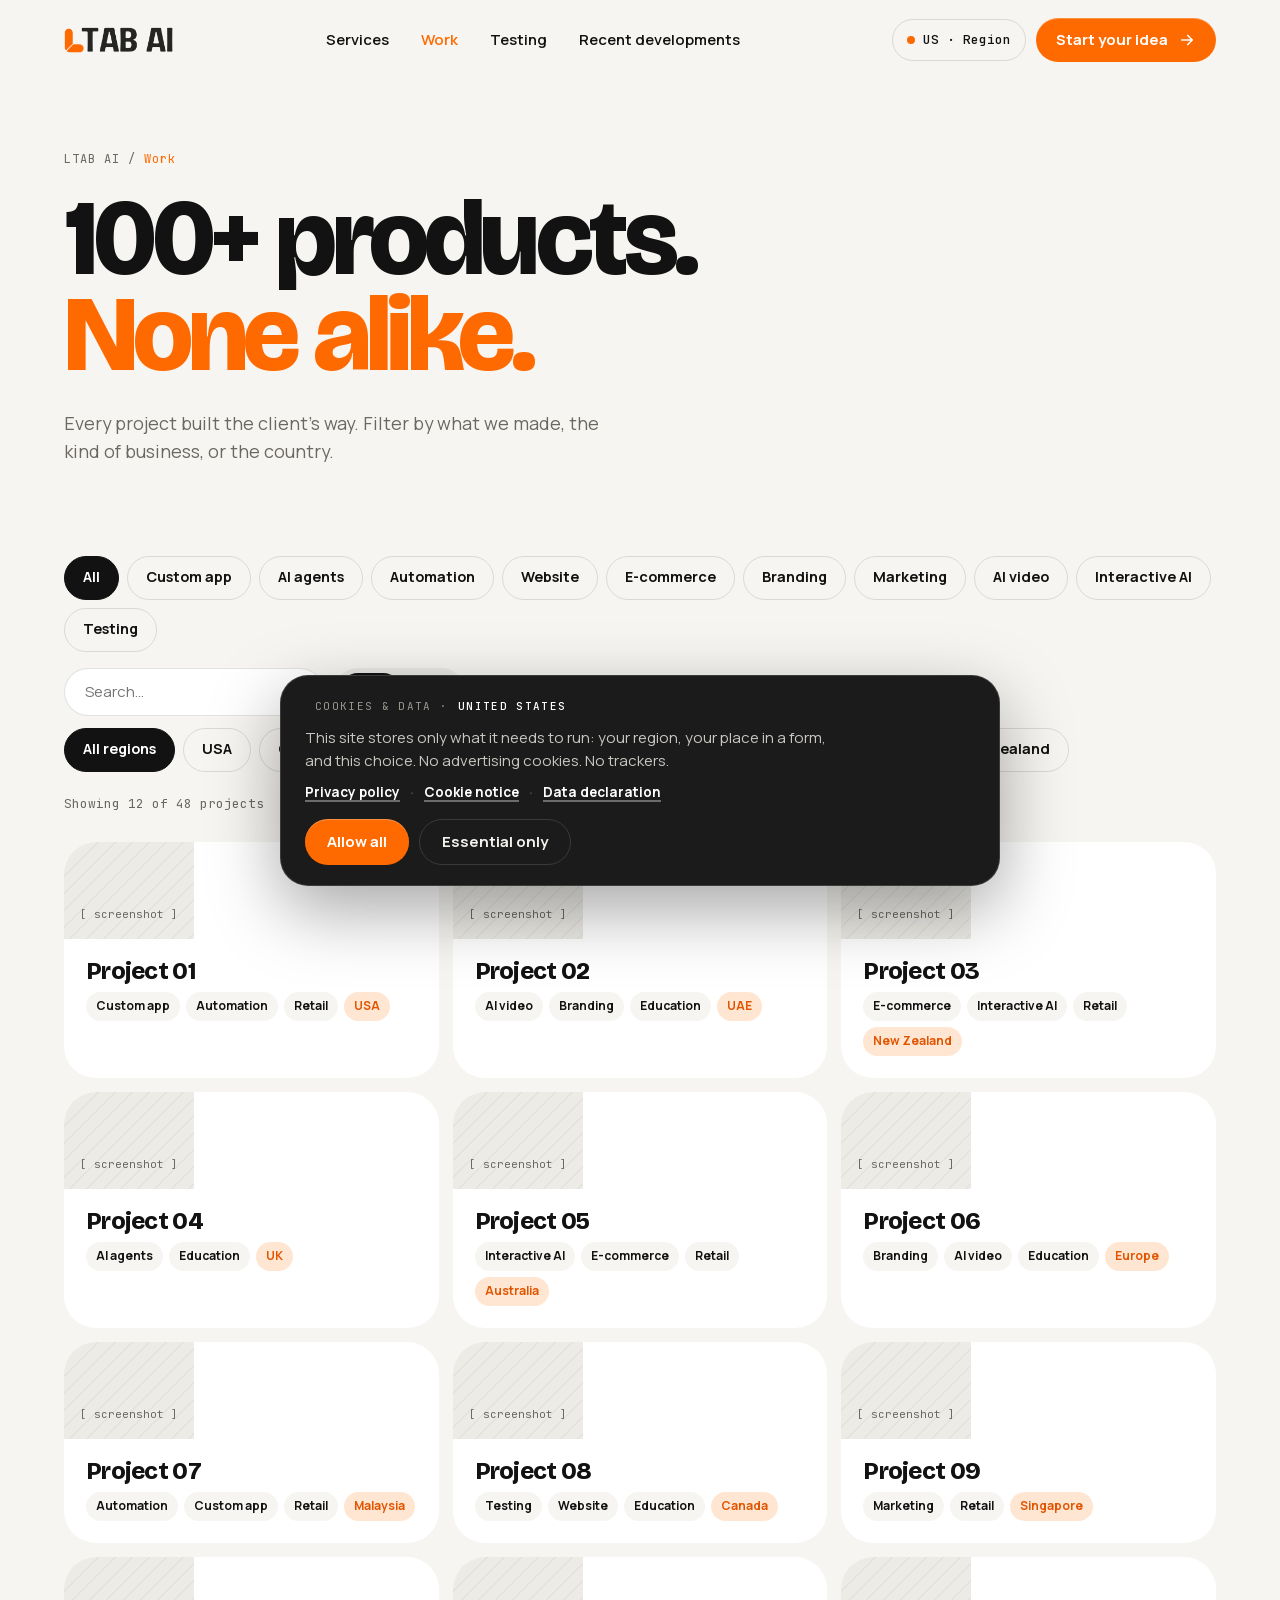
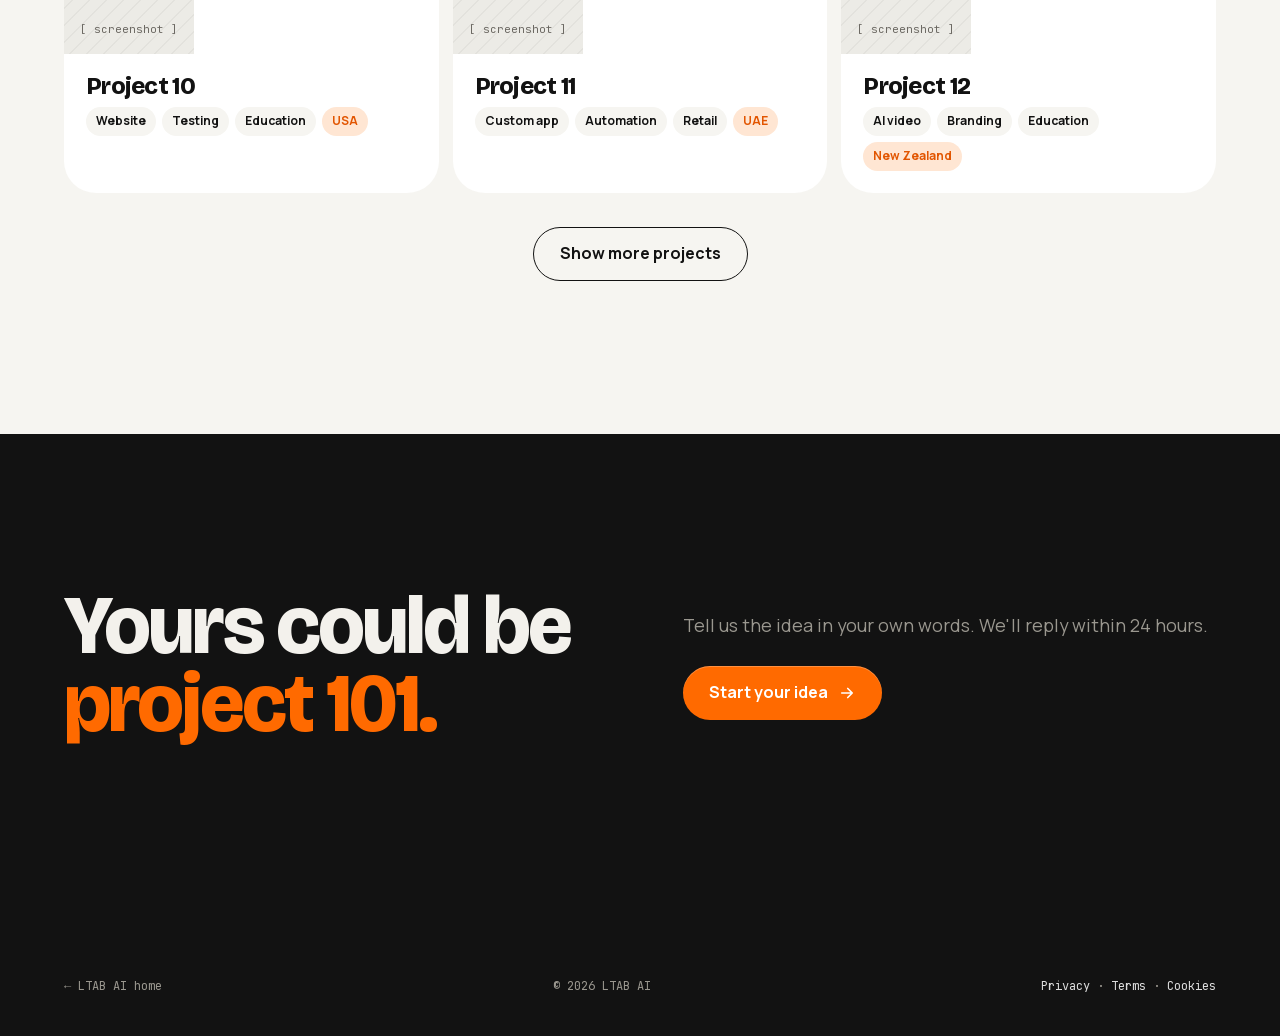
<file: ltab-ai/our-work.html>
<!doctype html>
<html lang="en">
<head>
<meta charset="utf-8">
<meta name="viewport" content="width=device-width,initial-scale=1,viewport-fit=cover">
<title>Our Work · LTAB AI</title>
<meta name="description" content="A filterable archive of 100+ projects LTAB AI has shipped: custom apps, AI agents, e-commerce, automation, branding, AI video and QA work for clients across 8 markets.">
<link rel="icon" type="image/png" href="assets/ltab-logo.png">
<link rel="stylesheet" href="css/fonts.css?v=1">
<link rel="stylesheet" href="css/styles.css?v=1">
<link rel="stylesheet" href="css/pages.css?v=1">
<link rel="stylesheet" href="css/legal.css?v=1">
</head>
<body class="sub" data-theme="light">

<header class="hdr">
  <div class="hdr-bar"></div>
  <a href="index.html" class="logo" aria-label="LTAB AI home">
    <img class="l-light" src="assets/ltab-logo-light.png" alt="LTAB AI"><img class="l-dark" src="assets/ltab-logo-dark.png" alt="">
  </a>
  <nav class="nav"><a href="index.html#services">Services</a><a href="our-work.html" style="color:var(--orange)">Work</a><a href="software-testing.html">Testing</a><a href="recent-developments.html">Recent developments</a></nav>
  <div class="hdr-r">
    <div class="region"><button class="region-btn" id="regionBtn"><span class="dot"></span><span id="regionLbl">US</span><span class="lbl">· Region</span></button><div class="region-menu" id="regionMenu"></div></div>
    <a href="index.html#lab" class="btn btn-primary" data-arr>Start your idea</a>
    <button class="burger" aria-label="Menu"><i></i><i></i></button>
  </div>
</header>
<div class="mmenu"><button class="close">×</button>
  <nav><a href="index.html">Home</a><a href="recent-developments.html">Updates</a><a href="software-testing.html">Testing</a><a href="index.html#lab" class="o">Start your idea</a></nav>
  <span class="eyebrow" style="color:#9a978f"><a href="mailto:hello@ltab.ai">hello@ltab.ai</a></span></div>

<main>
<section class="sub-hero" data-screen-label="01 Work hero">
  <div class="wrap">
    <div class="crumb"><a href="index.html">LTAB AI</a><span>/</span><span class="o">Work</span></div>
    <h1 class="display">100+ products.<br><span class="o">None alike.</span></h1>
    <p class="lede">Every project built the client's way. Filter by what we made, the kind of business, or the country.</p>
  </div>
</section>

<section style="padding-top:0" data-screen-label="02 Archive">
  <div class="wrap">
    <div class="work-tools">
      <div class="filters" id="fSvc"></div>
      <div style="display:flex;gap:10px;flex-wrap:wrap;align-items:center">
        <input class="search" id="q" placeholder="Search…">
        <div class="view-tg" id="view"><button class="on" data-v="grid">Grid</button><button data-v="list">List</button></div>
      </div>
    </div>
    <div class="filters" id="fReg" style="margin-top:12px"></div>
    <div class="wcount" id="count"></div>
    <div class="wgrid" id="grid"></div>
    <div class="load-more"><button class="btn btn-ghost" id="more">Show more projects</button></div>
  </div>
</section>

<section class="dark" data-screen-label="03 CTA">
  <div class="wrap two">
    <h2 class="h2">Yours could be<br><span class="o">project 101.</span></h2>
    <div><p class="lede">Tell us the idea in your own words. We'll reply within 24 hours.</p><a href="index.html#lab" class="btn btn-primary" style="margin-top:26px" data-arr>Start your idea</a></div>
  </div>
</section>
</main>

<footer data-theme="dark">
  <div class="ft-bot" style="margin-top:0"><a href="index.html">← LTAB AI home</a><span>© 2026 LTAB AI</span><span><a href="legal/index.html" data-legal="privacy" style="color:#ddd">Privacy</a> · <a href="legal/index.html" data-legal="terms" style="color:#ddd">Terms</a> · <a href="legal/index.html" data-legal="cookies" style="color:#ddd">Cookies</a></span></div>
</footer>

<div class="reader" id="reader"><div class="reader-panel" id="readerPanel"></div></div><script src="js/common.js"></script>
<script src="js/work.js"></script>
<script src="js/policies-data.js"></script>
<script src="js/legal.js"></script>
</body>
</html>
</file>
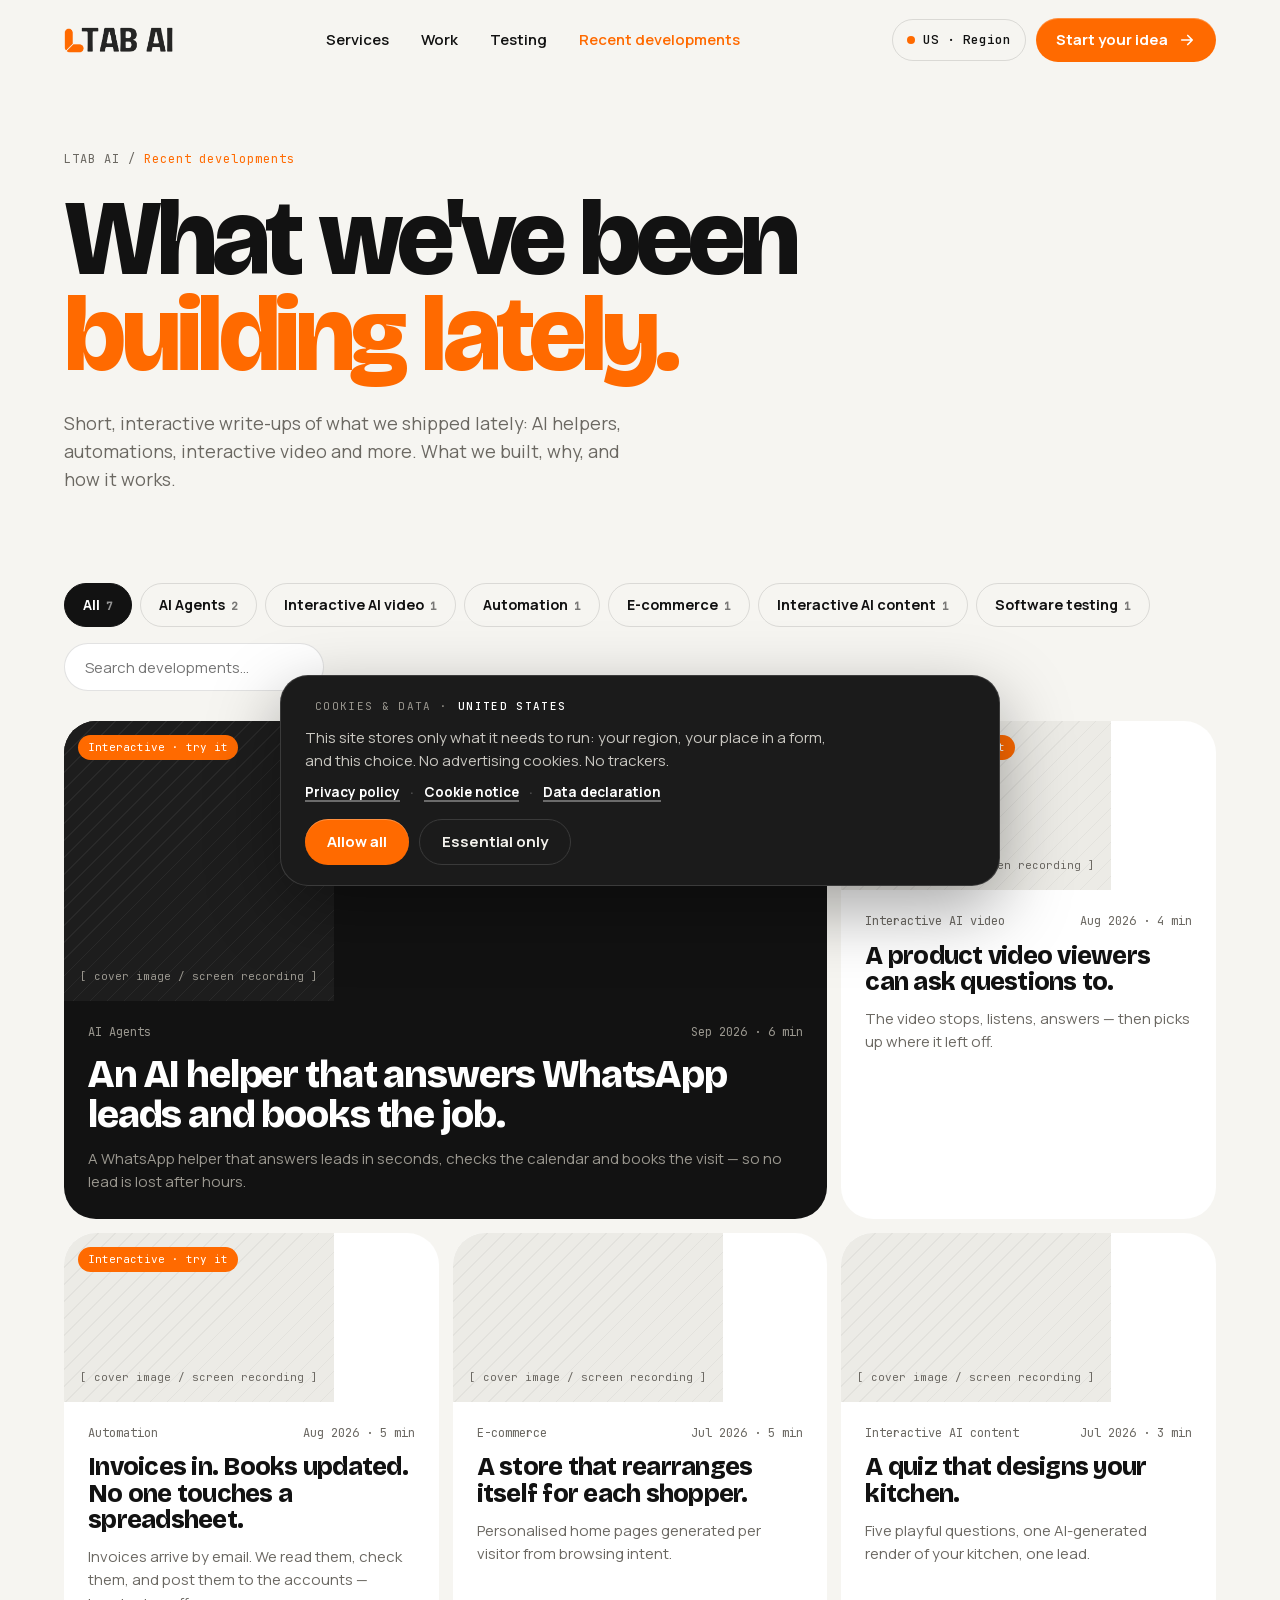
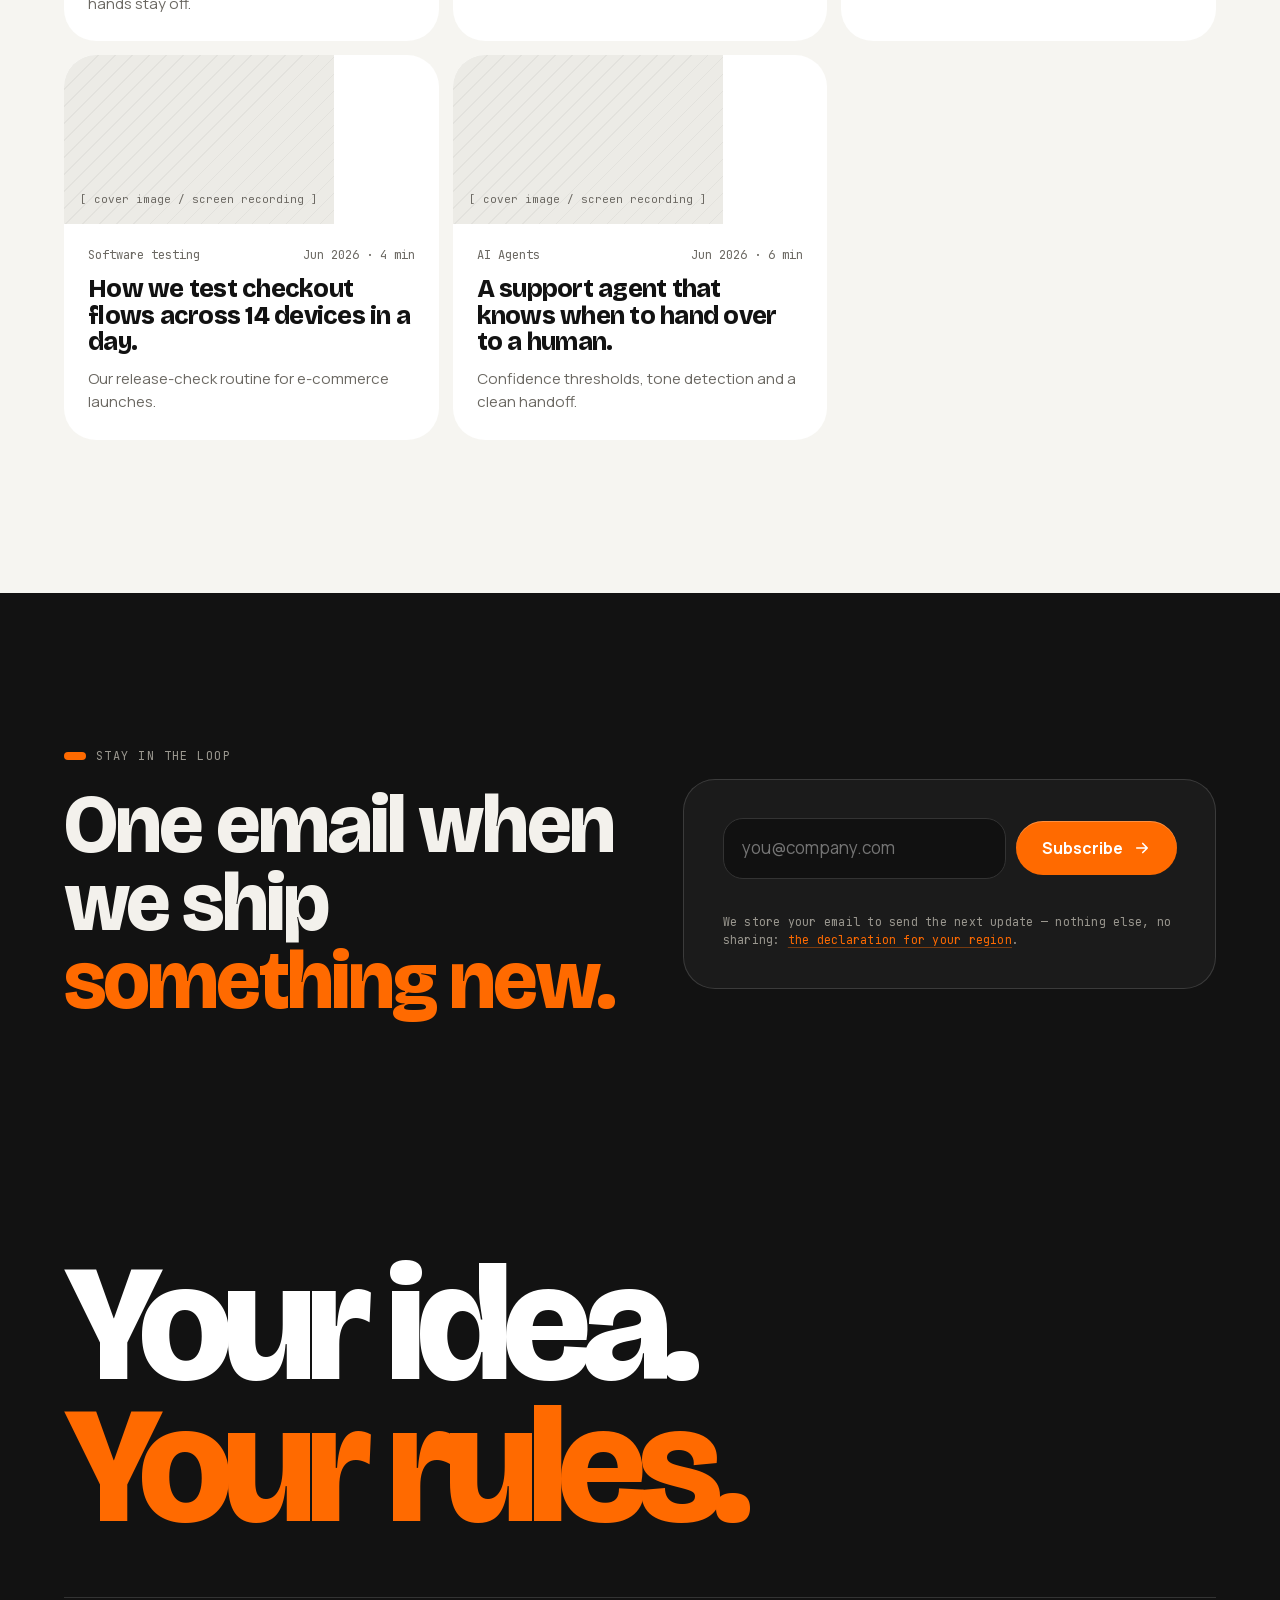
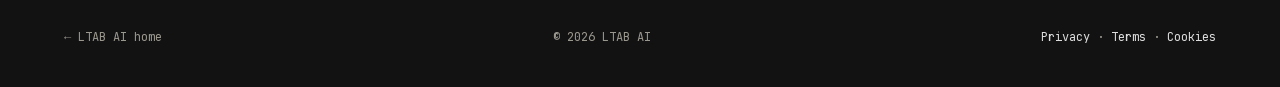
<file: ltab-ai/recent-developments.html>
<!doctype html>
<html lang="en">
<head>
<meta charset="utf-8">
<meta name="viewport" content="width=device-width,initial-scale=1,viewport-fit=cover">
<title>Recent Developments · LTAB AI</title>
<meta name="description" content="Short, interactive write-ups of what LTAB AI shipped lately: AI agents, interactive AI video, automations and QA routines — what we built, why, and how it works.">
<link rel="icon" type="image/png" href="assets/ltab-logo.png">
<link rel="stylesheet" href="css/fonts.css?v=1">
<link rel="stylesheet" href="css/styles.css?v=1">
<link rel="stylesheet" href="css/pages.css?v=1">
<link rel="stylesheet" href="css/legal.css?v=1">
</head>
<body class="sub" data-theme="light">

<header class="hdr">
  <div class="hdr-bar"></div>
  <a href="index.html" class="logo" aria-label="LTAB AI home">
    <img class="l-light" src="assets/ltab-logo-light.png" alt="LTAB AI"><img class="l-dark" src="assets/ltab-logo-dark.png" alt="">
  </a>
  <nav class="nav"><a href="index.html#services">Services</a><a href="our-work.html">Work</a><a href="software-testing.html">Testing</a><a href="recent-developments.html" style="color:var(--orange)">Recent developments</a></nav>
  <div class="hdr-r">
    <div class="region"><button class="region-btn" id="regionBtn"><span class="dot"></span><span id="regionLbl">US</span><span class="lbl">· Region</span></button><div class="region-menu" id="regionMenu"></div></div>
    <a href="index.html#lab" class="btn btn-primary" data-arr>Start your idea</a>
    <button class="burger" aria-label="Menu"><i></i><i></i></button>
  </div>
</header>
<div class="mmenu"><button class="close">×</button>
  <nav><a href="index.html">Home</a><a href="our-work.html">Work</a><a href="software-testing.html">Testing</a><a href="index.html#lab" class="o">Start your idea</a></nav>
  <span class="eyebrow" style="color:#9a978f"><a href="mailto:hello@ltab.ai">hello@ltab.ai</a></span></div>

<main>
<section class="sub-hero" data-screen-label="01 Developments hero">
  <div class="wrap">
    <div class="crumb"><a href="index.html">LTAB AI</a><span>/</span><span class="o">Recent developments</span></div>
    <h1 class="display">What we've been<br><span class="o">building lately.</span></h1>
    <p class="lede">Short, interactive write-ups of what we shipped lately: AI helpers, automations, interactive video and more. What we built, why, and how it works.</p>
  </div>
</section>

<section style="padding-top:0" data-screen-label="02 Posts">
  <div class="wrap">
    <div class="work-tools">
      <div class="filters" id="filters"></div>
      <input class="search" id="q" placeholder="Search developments…">
    </div>
    <div class="posts" id="posts"></div>
  </div>
</section>

<section class="dark" data-screen-label="03 Subscribe">
  <div class="wrap two">
    <div><div class="eyebrow" style="margin-bottom:22px"><span class="cap"></span>Stay in the loop</div>
      <h2 class="h2">One email when<br>we ship <span class="o">something new.</span></h2></div>
    <form id="sub" class="intake" novalidate style="display:flex;gap:10px;flex-wrap:wrap;align-items:center">
      <input id="subEmail" type="email" placeholder="you@company.com" style="flex:1;min-width:220px">
      <button class="btn btn-primary" data-arr>Subscribe</button>
      <span class="err" id="subMsg" style="width:100%;color:var(--muted-d)"></span>
      <p class="legal-note" style="width:100%">We store your email to send the next update — nothing else, no sharing: <a href="legal/index.html" data-legal="declaration">the declaration for your region</a>.</p>
    </form>
  </div>
</section>
</main>

<footer data-theme="dark">
  <div class="ft-big">Your idea.<br><span class="o">Your rules.</span></div>
  <div class="ft-bot" style="margin-top:60px;border-top:1px solid var(--line-d);padding-top:30px"><a href="index.html">← LTAB AI home</a><span>© 2026 LTAB AI</span><span><a href="legal/index.html" data-legal="privacy" style="color:#ddd">Privacy</a> · <a href="legal/index.html" data-legal="terms" style="color:#ddd">Terms</a> · <a href="legal/index.html" data-legal="cookies" style="color:#ddd">Cookies</a></span></div>
</footer>

<!-- reader -->
<div class="reader" id="reader"><div class="reader-panel" id="readerPanel"></div></div><script src="js/common.js"></script>
<script src="js/posts.js"></script>
<script src="js/policies-data.js"></script>
<script src="js/legal.js"></script>
</body>
</html>
</file>
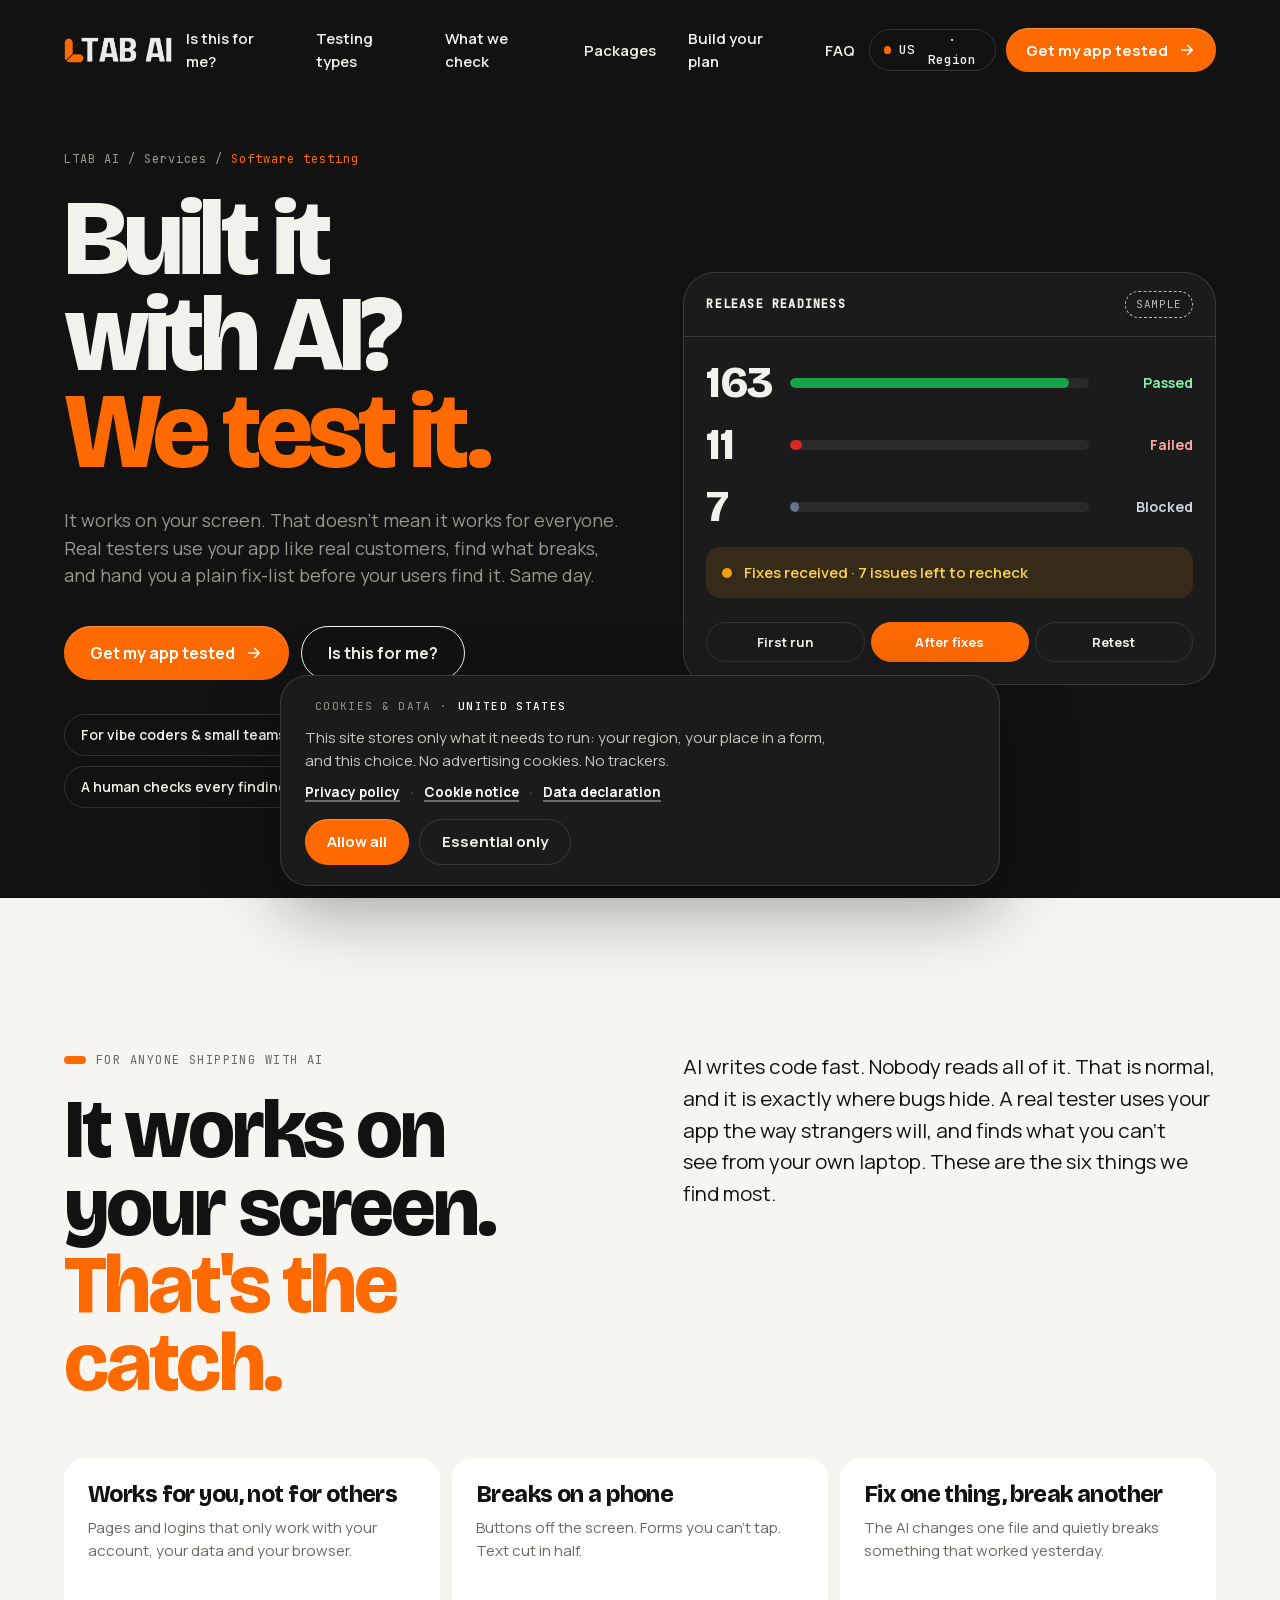
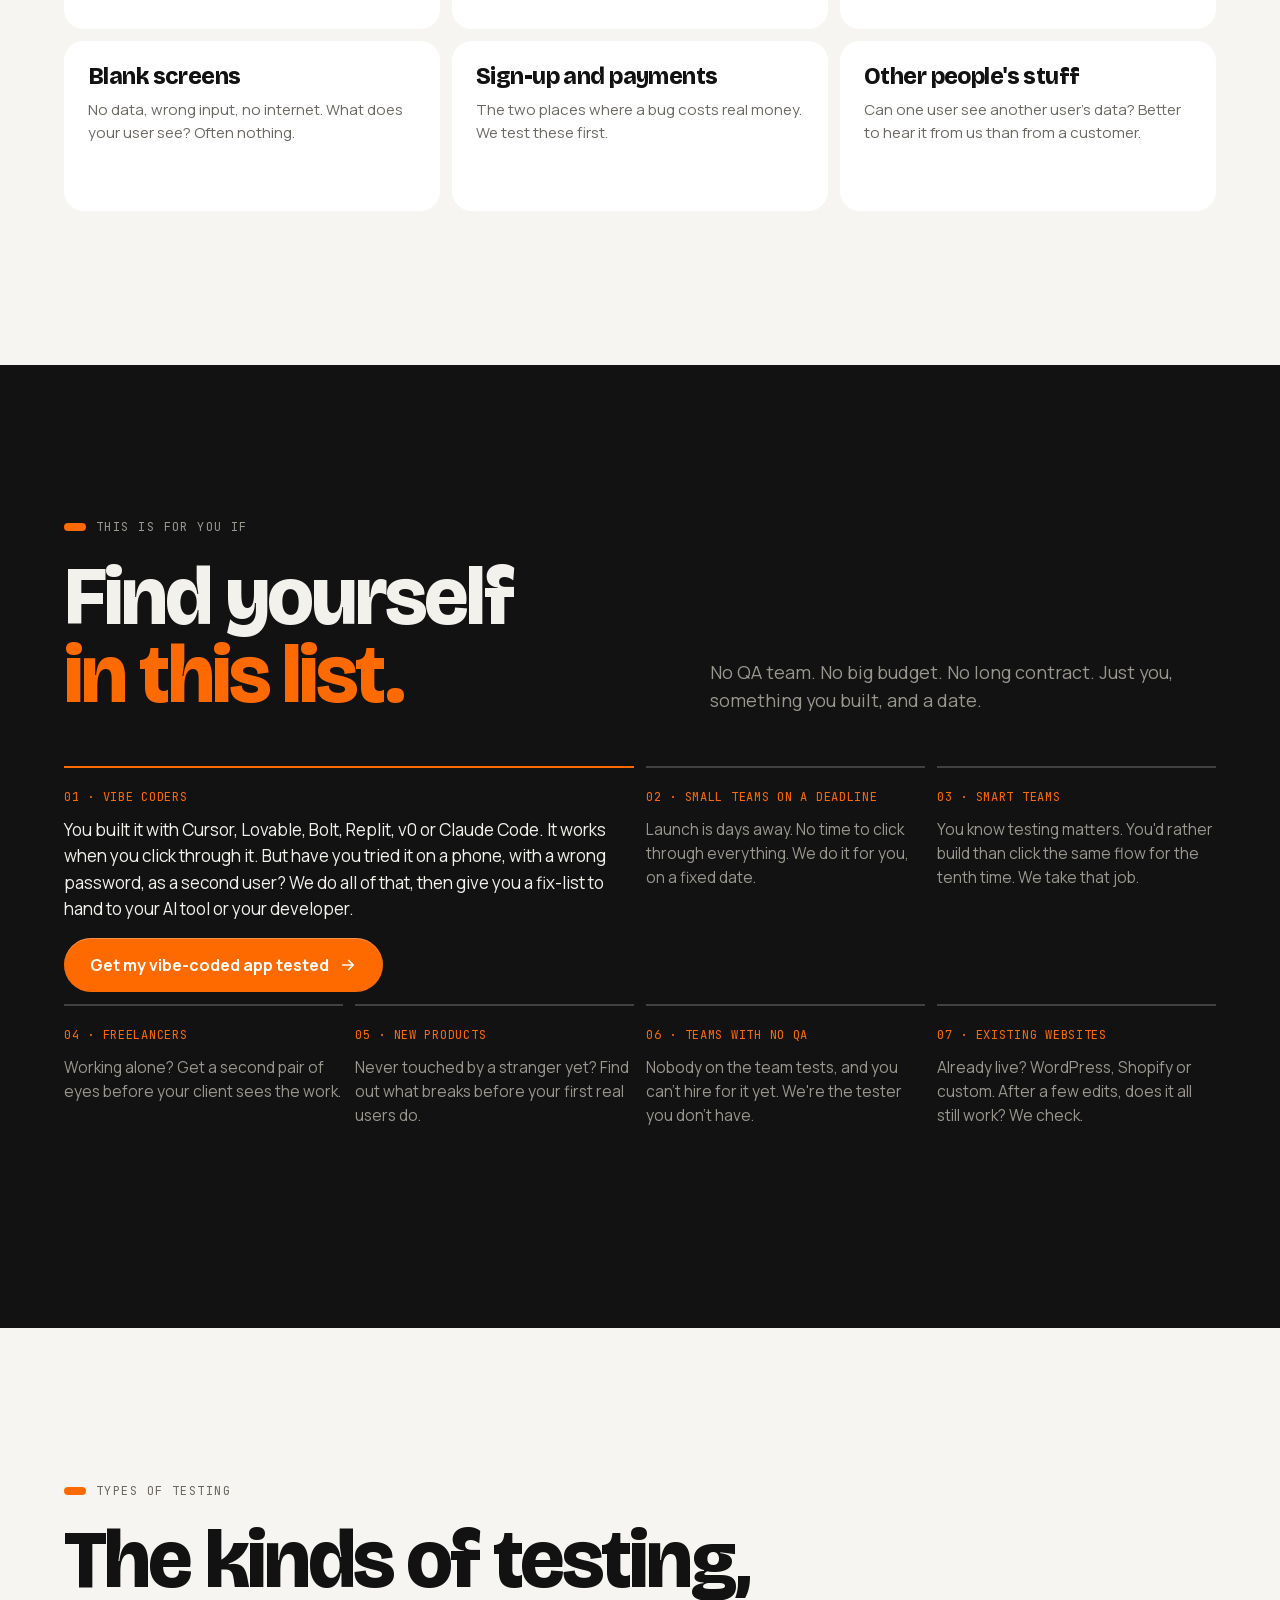
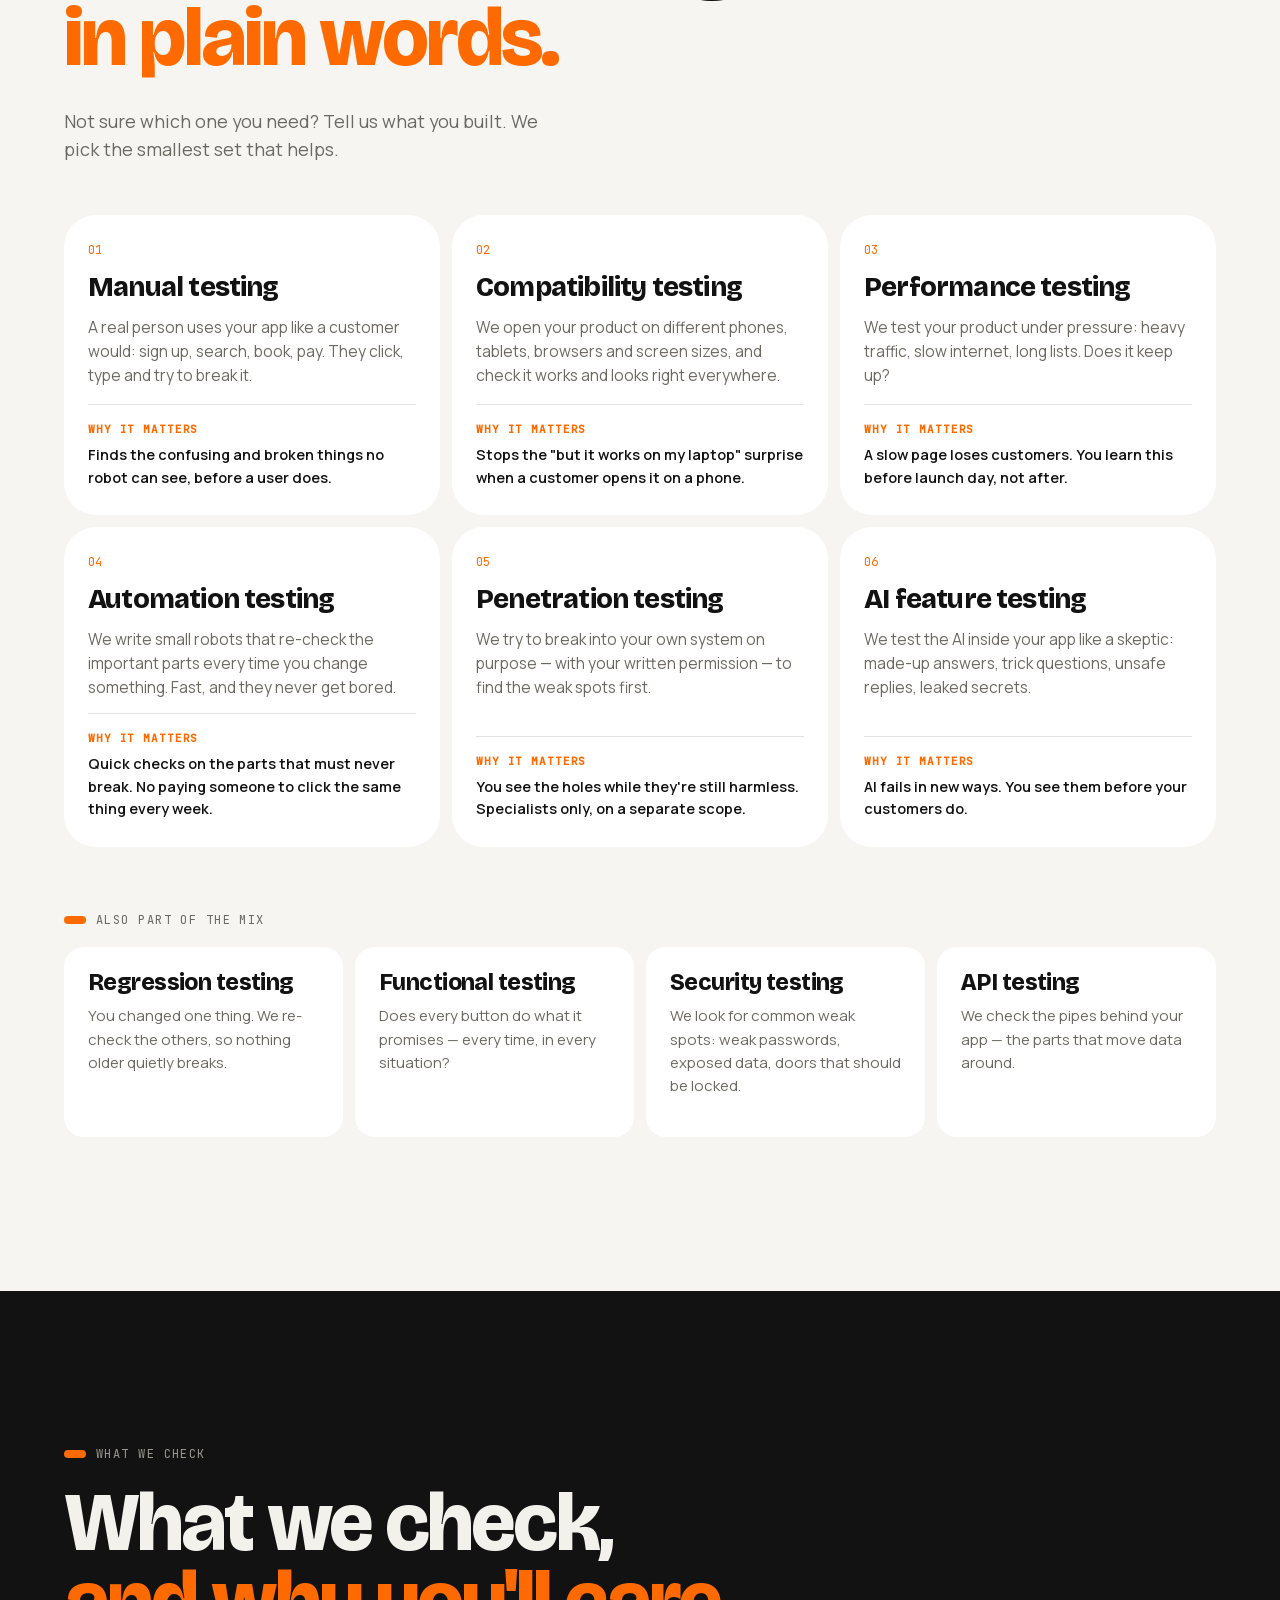
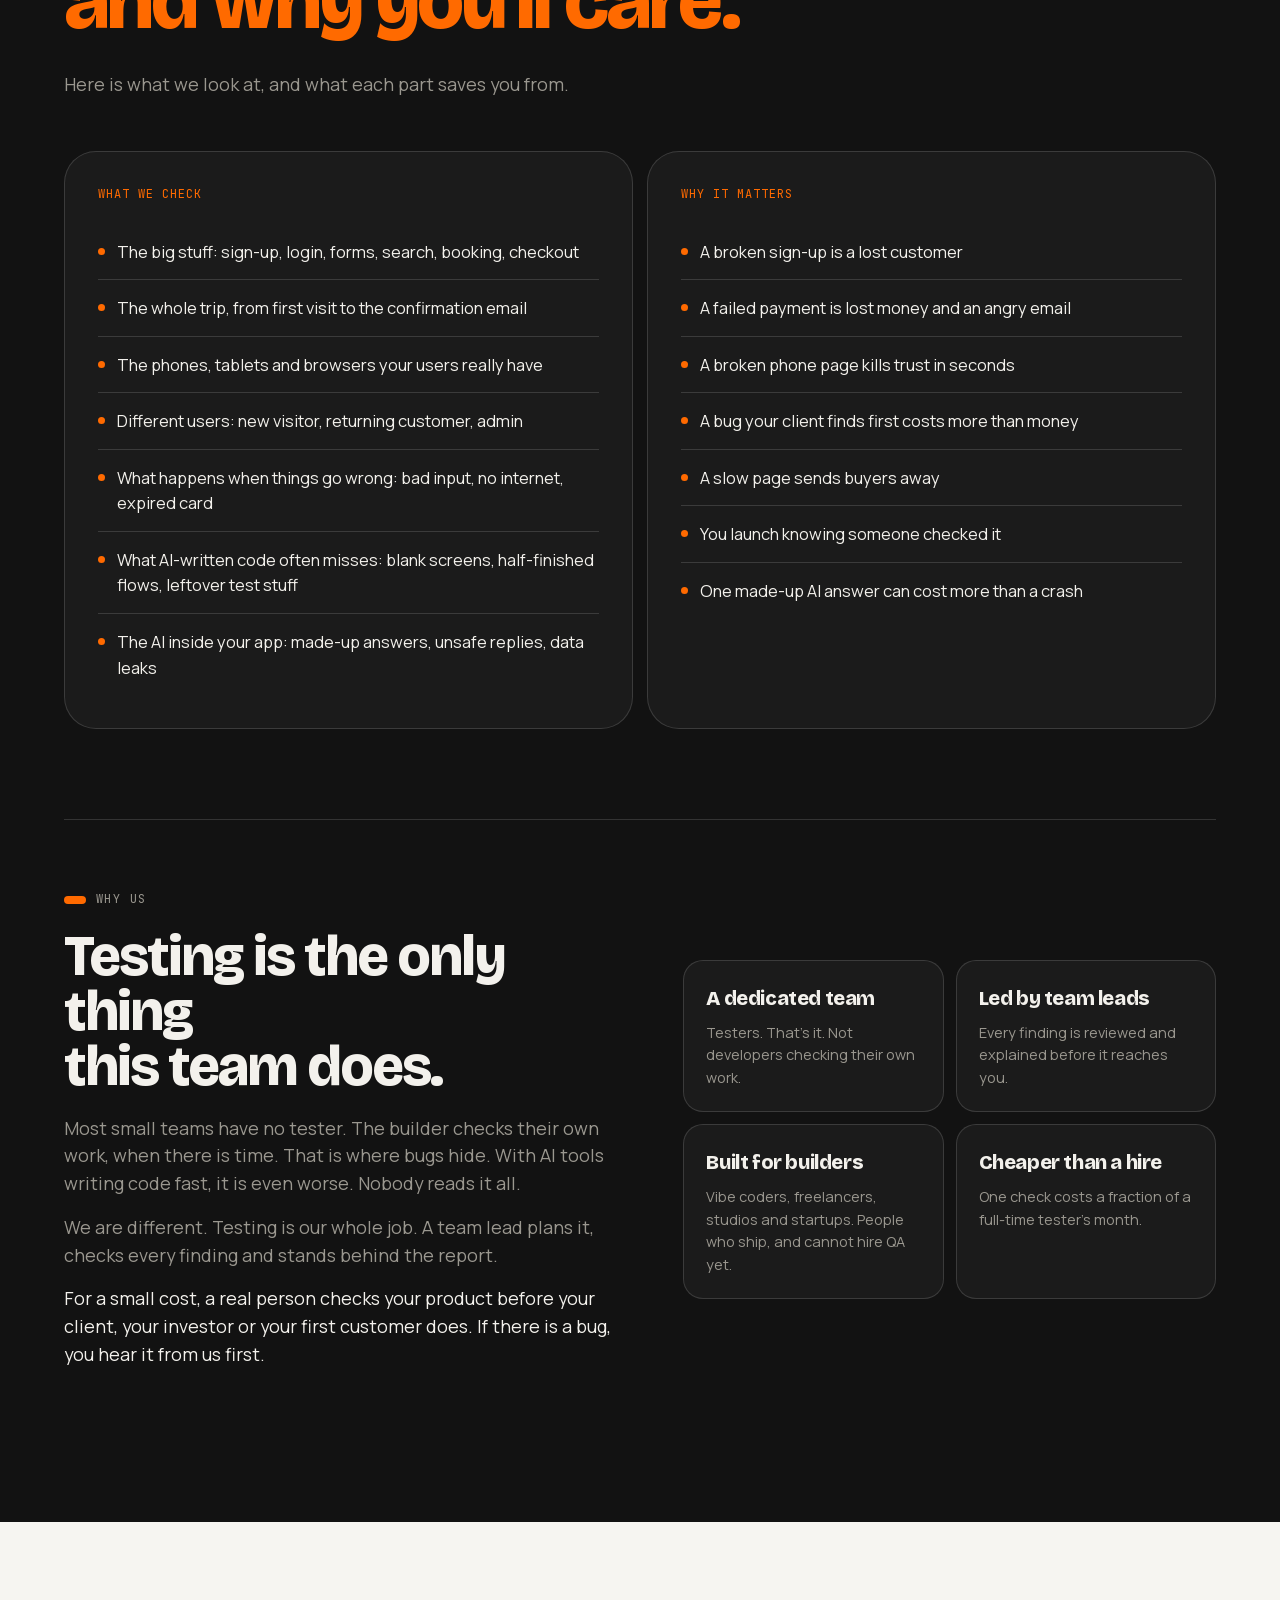
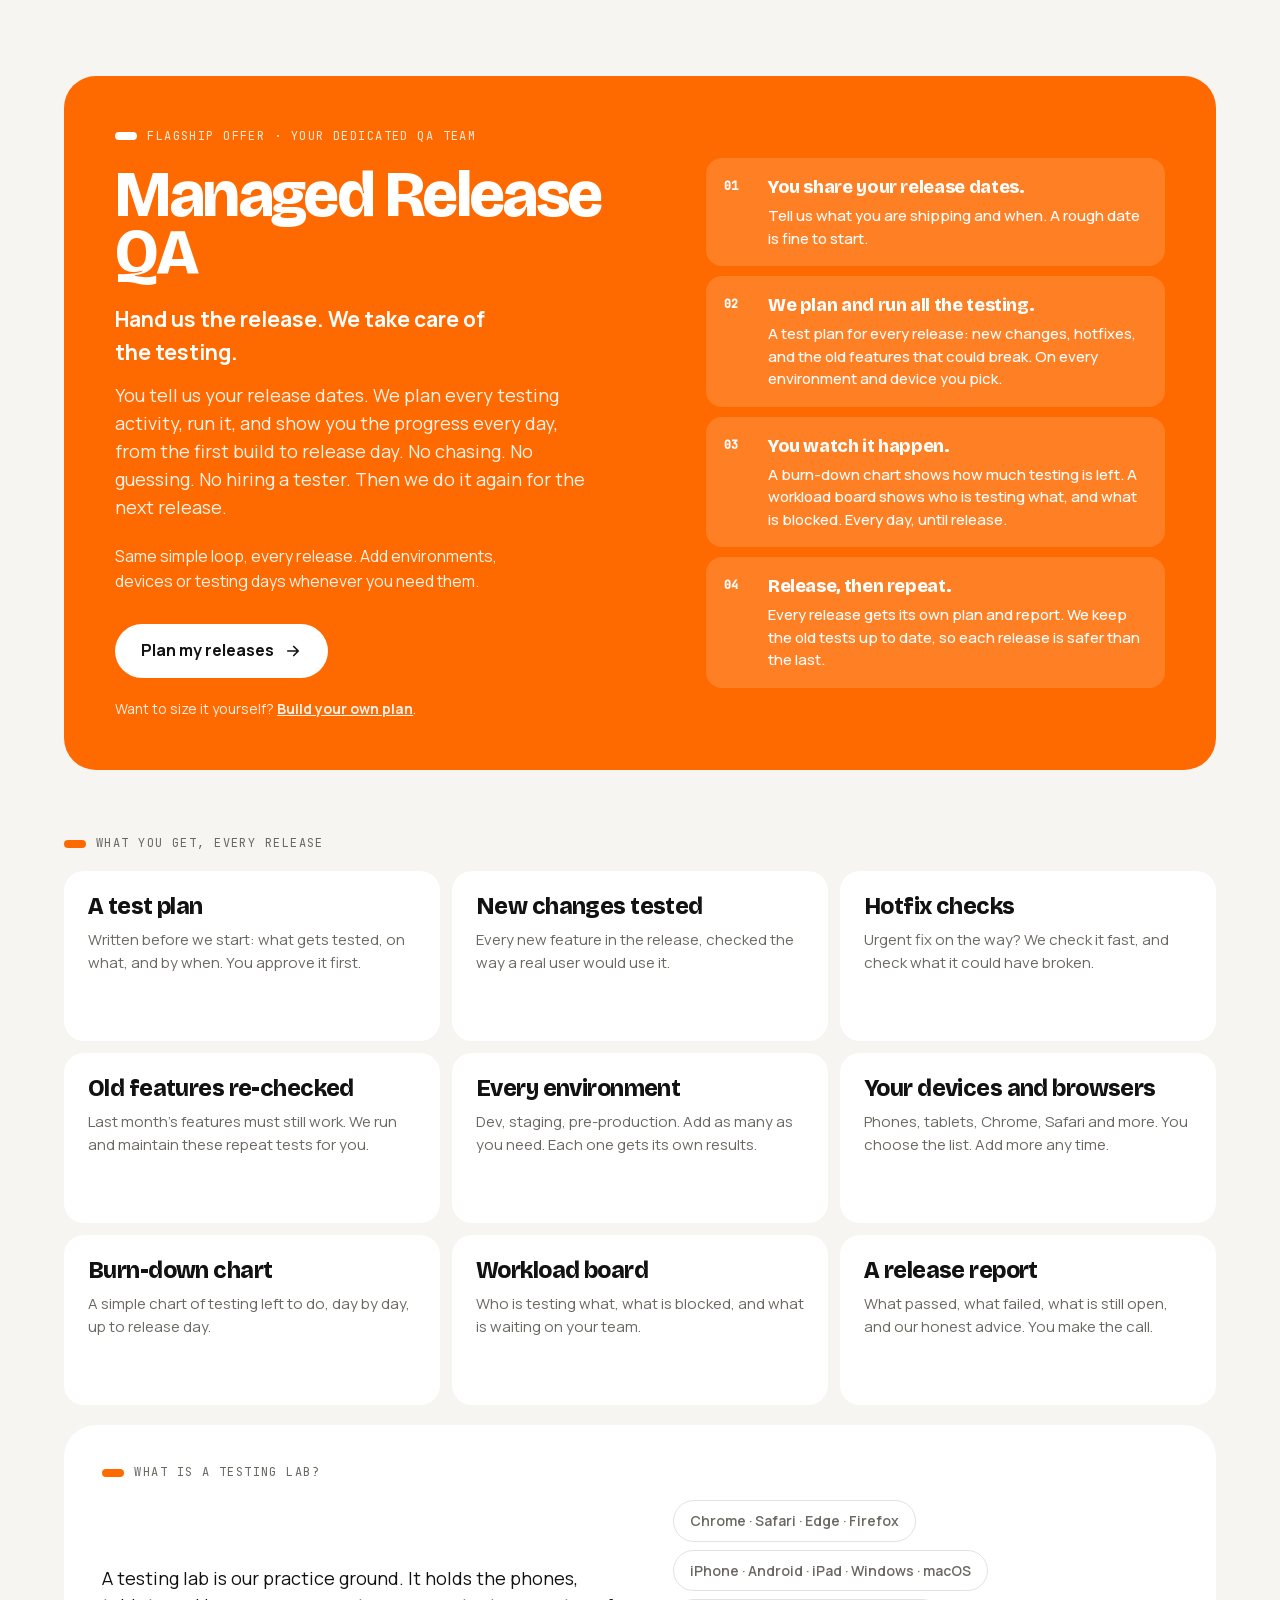
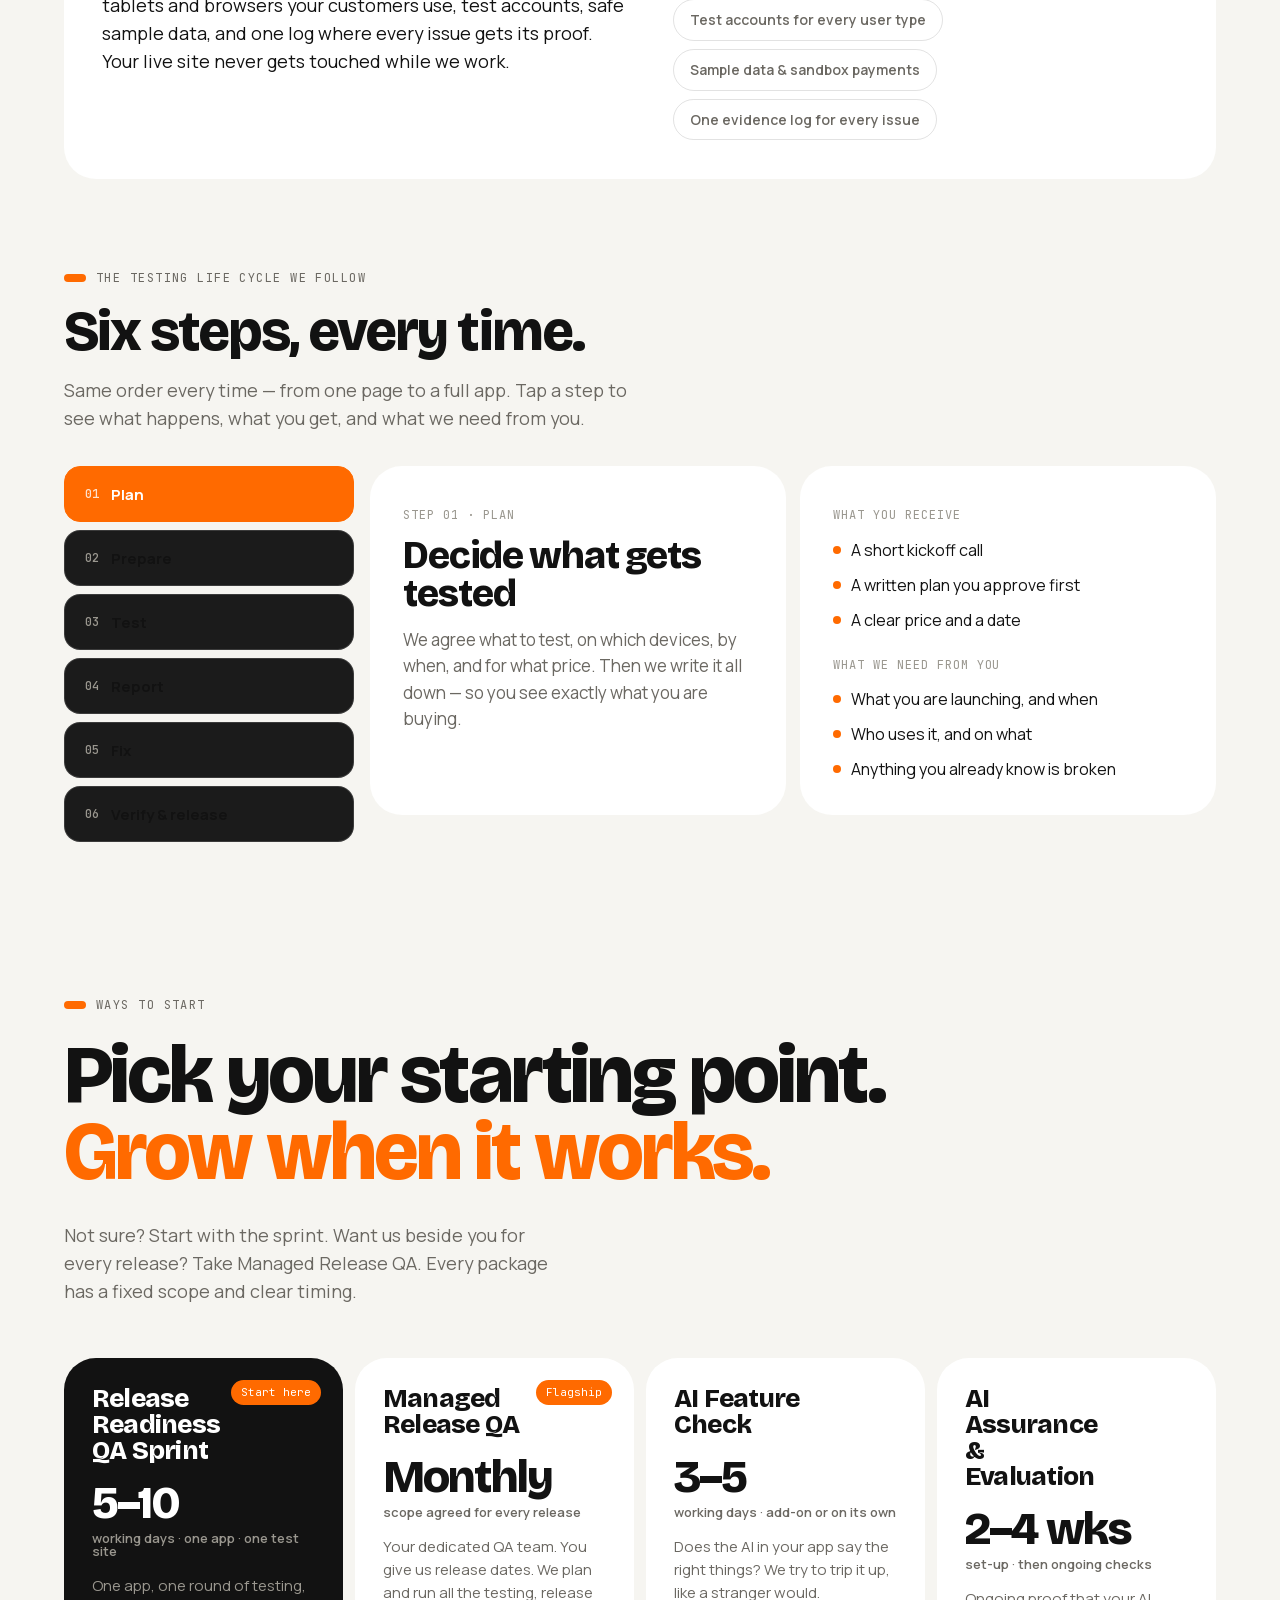
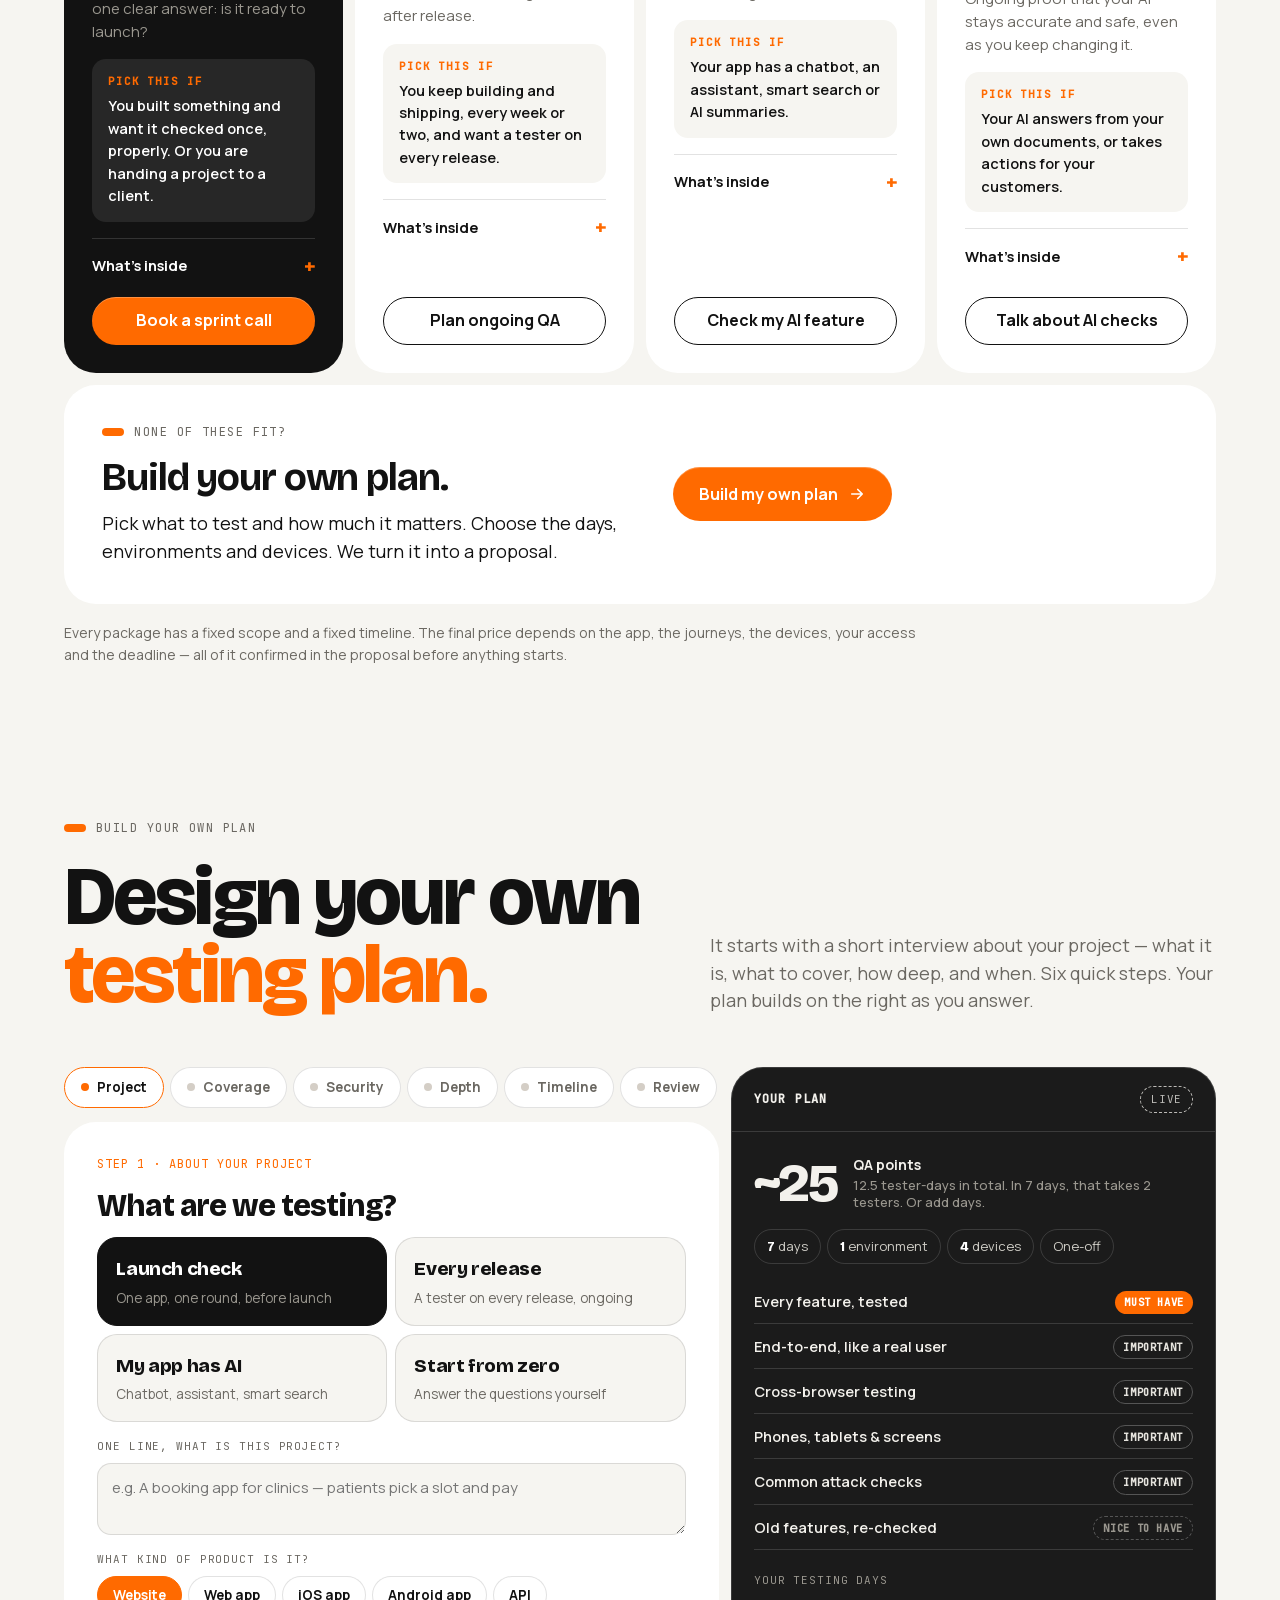
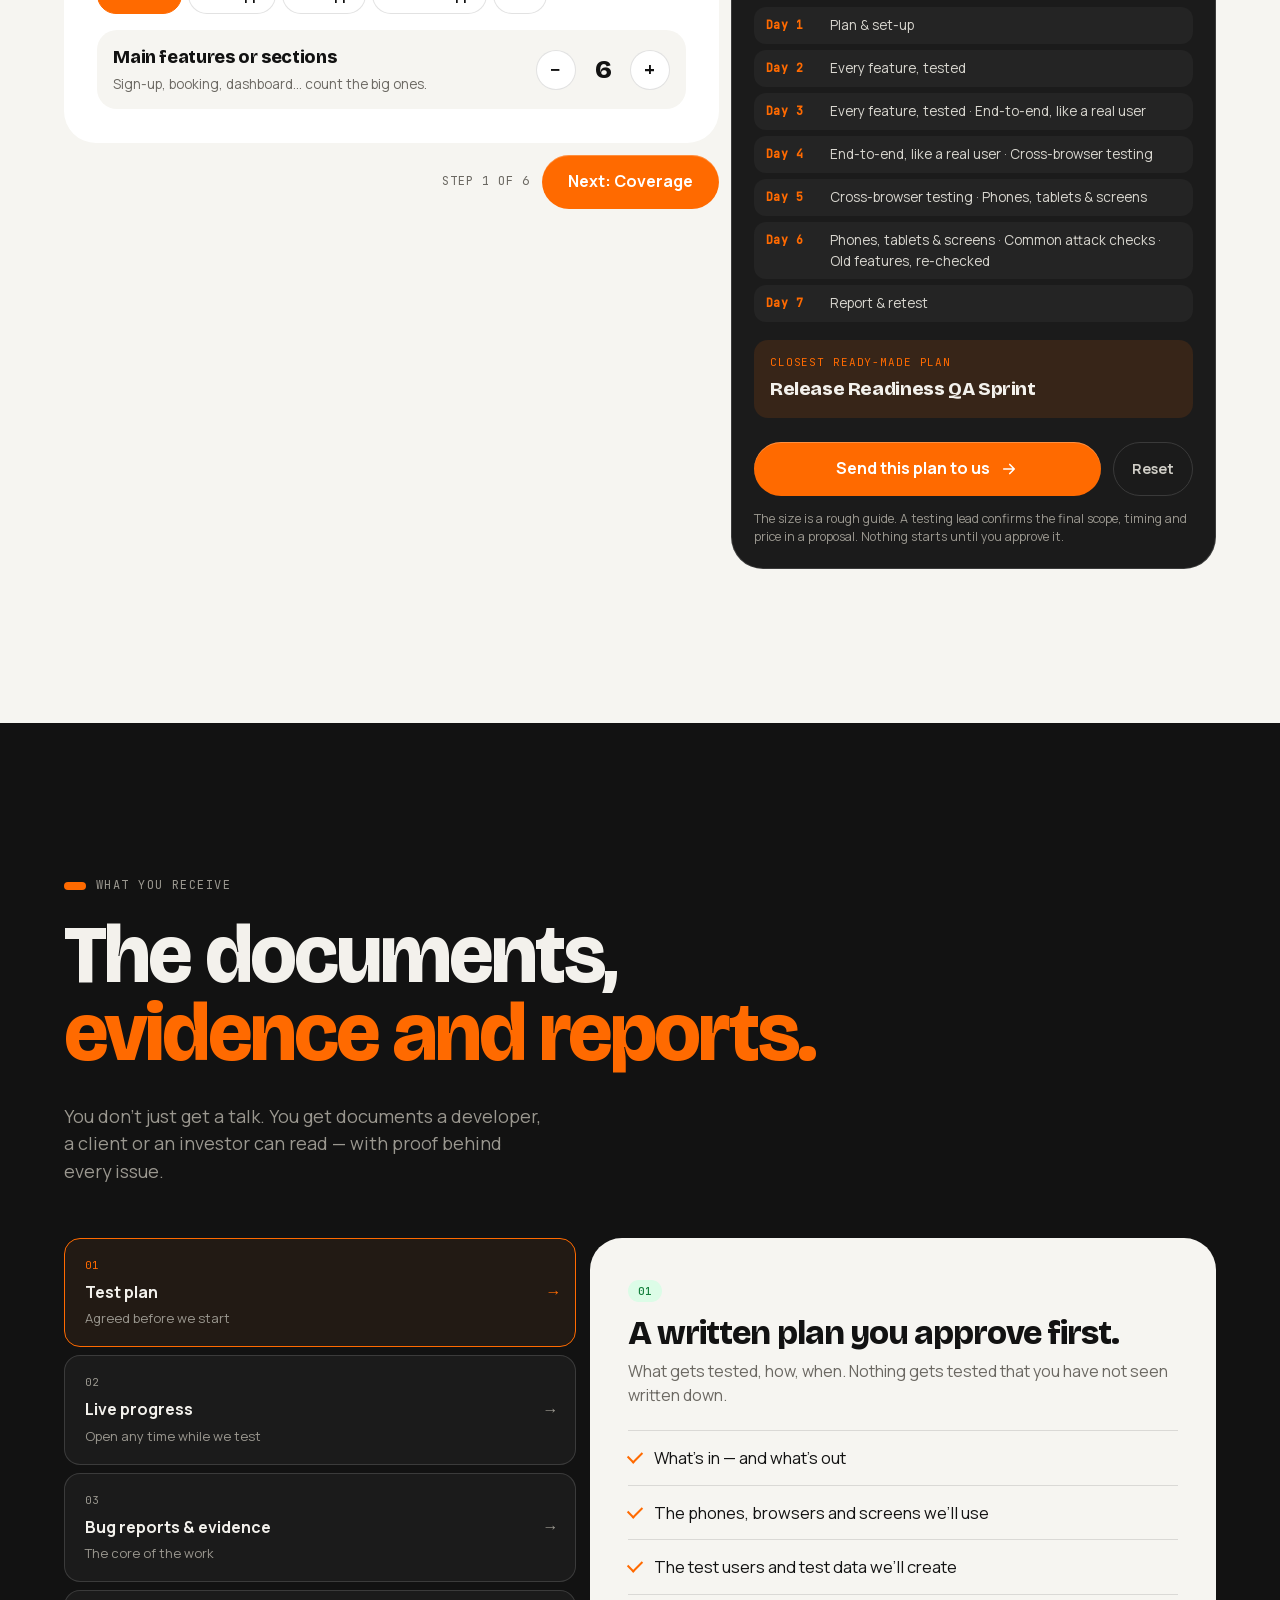
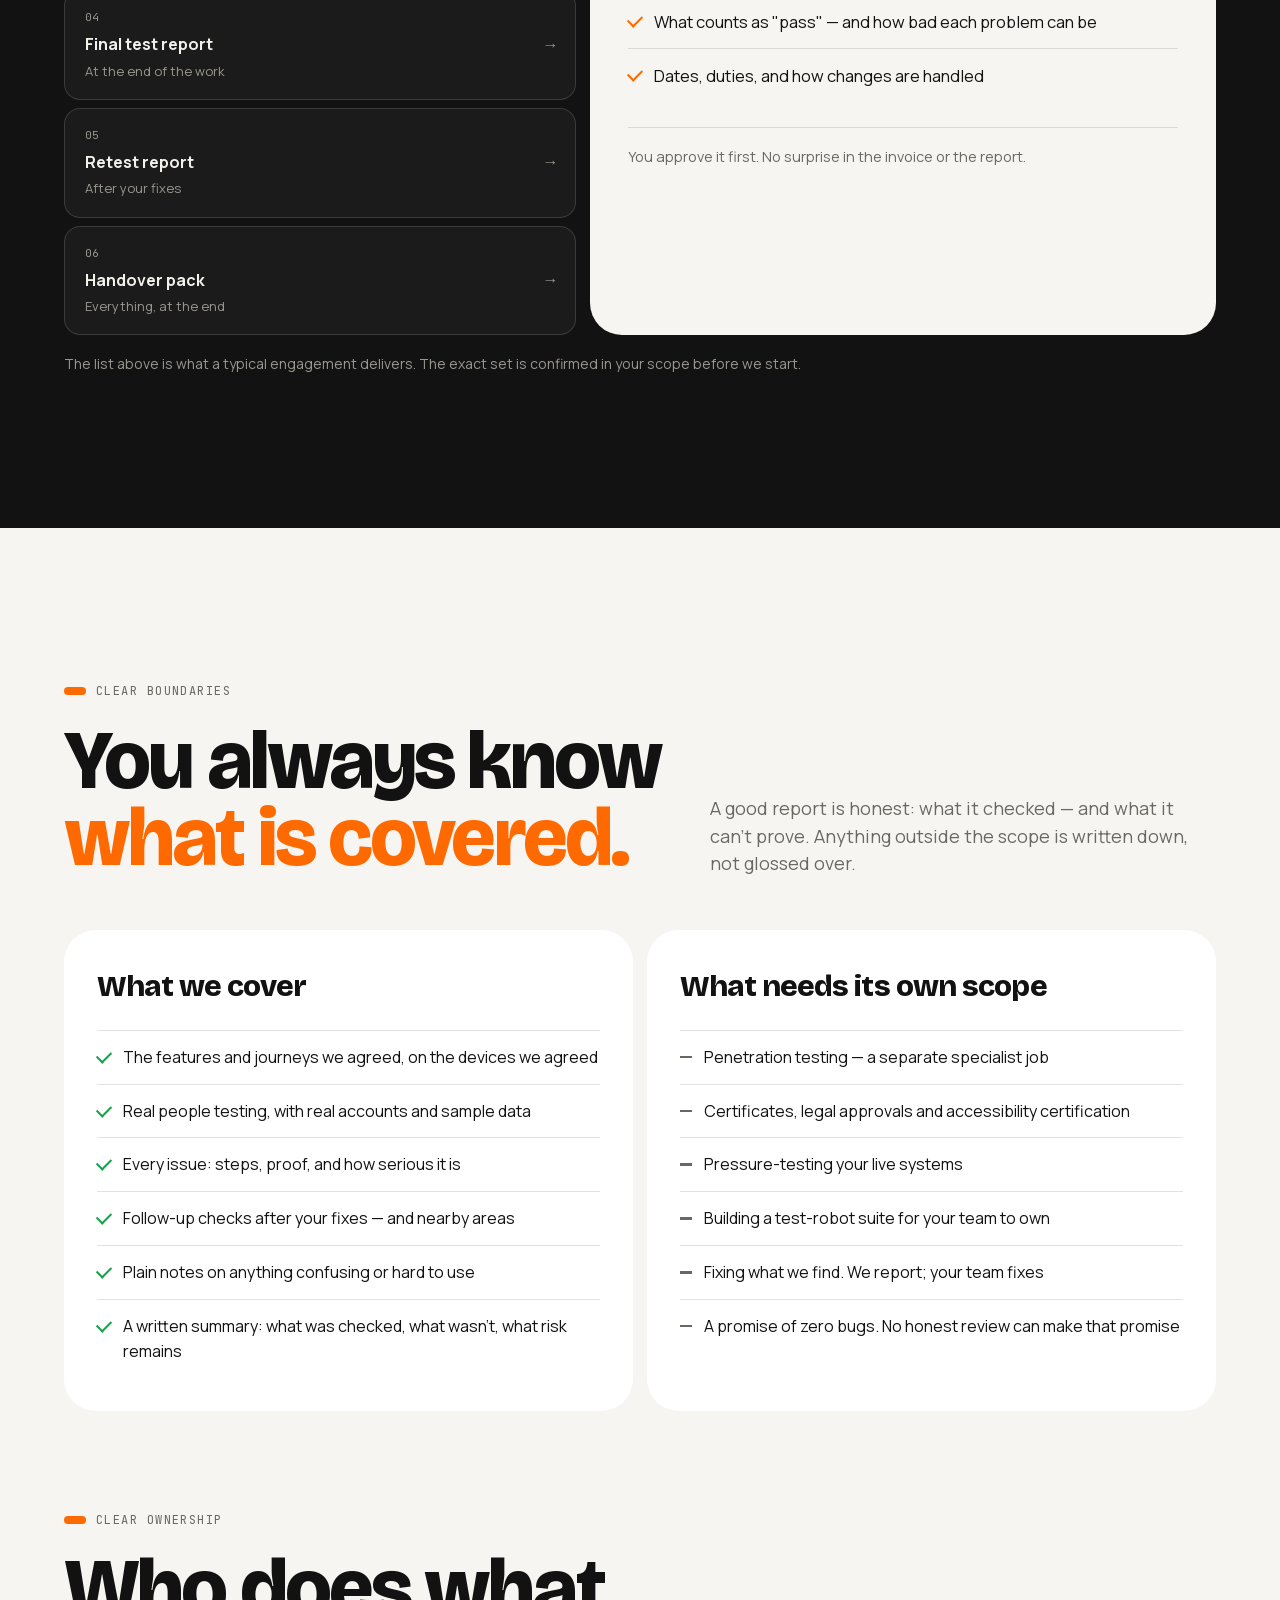
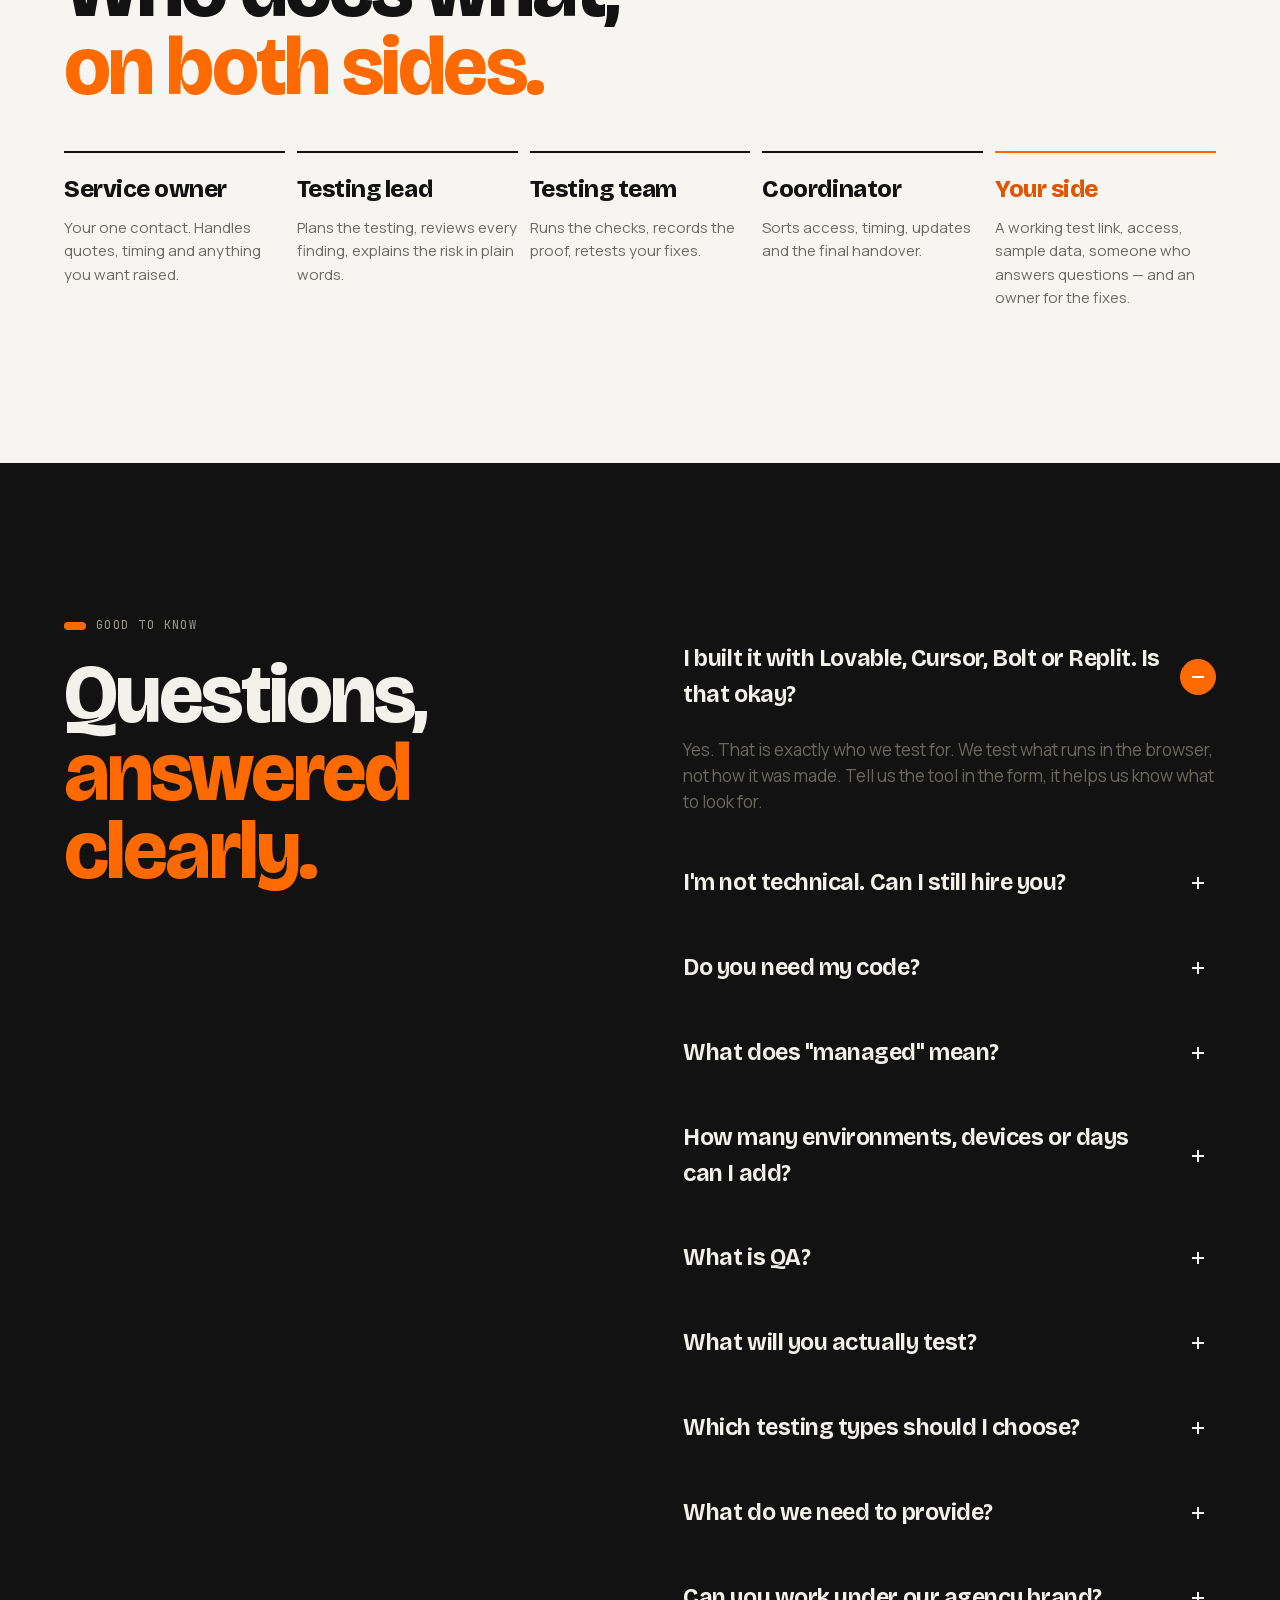
<file: ltab-ai/software-testing.html>
<!doctype html>
<html lang="en">
<head>
<meta charset="utf-8">
<meta name="viewport" content="width=device-width,initial-scale=1,viewport-fit=cover">
<title>Software Testing · LTAB AI</title>
<meta name="description" content="Built your app with AI? Real testers use it like real customers and hand you a plain fix-list. QA for vibe coders, freelancers, small teams on a deadline and teams with no QA. Fixed scope, clear timing.">
<link rel="icon" type="image/png" href="assets/ltab-logo.png">
<link rel="stylesheet" href="css/fonts.css?v=1">
<link rel="stylesheet" href="css/styles.css?v=1">
<link rel="stylesheet" href="css/pages.css?v=1">
<link rel="stylesheet" href="css/legal.css?v=1">
</head>
<body class="sub" data-theme="dark">

<header class="hdr">
  <div class="hdr-bar"></div>
  <a href="index.html" class="logo" aria-label="LTAB AI home">
    <img class="l-light" src="assets/ltab-logo-light.png" alt="LTAB AI"><img class="l-dark" src="assets/ltab-logo-dark.png" alt="">
  </a>
  <nav class="nav">
    <a href="#who">Is this for me?</a><a href="#types">Testing types</a><a href="#checks">What we check</a><a href="#packages">Packages</a><a href="#builder">Build your plan</a><a href="#faq">FAQ</a>
  </nav>
  <div class="hdr-r">
    <div class="region">
      <button class="region-btn" id="regionBtn" aria-label="Choose region"><span class="dot"></span><span id="regionLbl">US</span><span class="lbl">· Region</span></button>
      <div class="region-menu" id="regionMenu"></div>
    </div>
    <a href="#start" class="btn btn-primary" data-arr>Get my app tested</a>
    <button class="burger" aria-label="Menu"><i></i><i></i></button>
  </div>
</header>
<div class="mmenu">
  <button class="close" aria-label="Close">×</button>
  <nav><a href="#who">Is this for me?</a><a href="#types">Testing types</a><a href="#checks">What we check</a><a href="#packages">Packages</a><a href="#builder">Build your plan</a><a href="#start" class="o">Get tested</a></nav>
  <a href="index.html" class="eyebrow" style="color:#9a978f">← Back to LTAB AI</a>
</div>

<main>

<!-- 01 HERO -->
<section class="sub-hero dark" data-screen-label="01 QA Hero">
  <div class="wrap two">
    <div>
      <div class="crumb"><a href="index.html">LTAB AI</a><span>/</span><span>Services</span><span>/</span><span class="o">Software testing</span></div>
      <h1 class="display">Built it with AI? <span class="o">We test it.</span></h1>
      <p class="lede">It works on your screen. That doesn't mean it works for everyone. Real testers use your app like real customers, find what breaks, and hand you a plain fix-list before your users find it. Same day.</p>
      <div class="hero-ctas">
        <a href="#start" class="btn btn-primary" data-arr>Get my app tested</a>
        <a href="#who" class="btn btn-ghost">Is this for me?</a>
      </div>
      <div class="trust"><span>For vibe coders &amp; small teams</span><span>No QA team needed</span><span>A human checks every finding</span><span>Fixed scope, fixed timing</span></div>
    </div>

    <div class="rr rv" id="rr">
      <div class="rr-top"><b>RELEASE READINESS</b><span class="sample-tag">Sample</span></div>
      <div class="rr-body">
        <div class="rr-row"><span class="n" data-n="pass">0</span><div class="bar"><i style="background:var(--pass)" data-b="pass"></i></div><span class="l" style="color:#86efac">Passed</span></div>
        <div class="rr-row"><span class="n" data-n="fail">0</span><div class="bar"><i style="background:var(--crit)" data-b="fail"></i></div><span class="l" style="color:#fca5a5">Failed</span></div>
        <div class="rr-row"><span class="n" data-n="block">0</span><div class="bar"><i style="background:var(--blocked)" data-b="block"></i></div><span class="l" style="color:#cbd5e1">Blocked</span></div>
        <div class="rr-alert" id="rrAlert"><span class="d"></span><span>1 critical issue needs attention</span></div>
      </div>
      <div class="rr-tabs" id="rrTabs">
        <button class="on" data-k="0">First run</button><button data-k="1">After fixes</button><button data-k="2">Retest</button>
      </div>
    </div>
  </div>
</section>

<!-- 02 THE CATCH (light, same layout as the original intro block) -->
<section id="vibe" data-screen-label="02 Why AI-built apps need a tester">
  <div class="wrap">
    <div class="two" style="align-items:start">
      <div class="rv">
        <div class="eyebrow" style="margin-bottom:22px"><span class="cap"></span>For anyone shipping with AI</div>
        <h2 class="h2">It works on<br>your screen.<br><span class="o">That's the catch.</span></h2>
      </div>
      <p class="lede rv" style="font-size:clamp(19px,1.6vw,23px);color:var(--ink)">AI writes code fast. Nobody reads all of it. That is normal, and it is exactly where bugs hide. A real tester uses your app the way strangers will, and finds what you can't see from your own laptop. These are the six things we find most.</p>
    </div>
    <div class="ttypes2 three" style="margin-top:56px">
      <div class="t2 rv"><h4>Works for you, not for others</h4><p>Pages and logins that only work with your account, your data and your browser.</p></div>
      <div class="t2 rv"><h4>Breaks on a phone</h4><p>Buttons off the screen. Forms you can't tap. Text cut in half.</p></div>
      <div class="t2 rv"><h4>Fix one thing, break another</h4><p>The AI changes one file and quietly breaks something that worked yesterday.</p></div>
      <div class="t2 rv"><h4>Blank screens</h4><p>No data, wrong input, no internet. What does your user see? Often nothing.</p></div>
      <div class="t2 rv"><h4>Sign-up and payments</h4><p>The two places where a bug costs real money. We test these first.</p></div>
      <div class="t2 rv"><h4>Other people's stuff</h4><p>Can one user see another user's data? Better to hear it from us than from a customer.</p></div>
    </div>
  </div>
</section>

<!-- 03 WHO IT'S FOR (dark, original audience grid) -->
<section id="who" class="dark" data-screen-label="03 Who it's for">
  <div class="wrap">
    <div class="sec-head rv">
      <div><div class="eyebrow" style="margin-bottom:22px"><span class="cap"></span>This is for you if</div>
      <h2 class="h2">Find yourself<br><span class="o">in this list.</span></h2></div>
      <p class="lede">No QA team. No big budget. No long contract. Just you, something you built, and a date.</p>
    </div>
    <div class="aud2">
      <div class="lead rv"><span class="who">01 · Vibe coders</span><p>You built it with Cursor, Lovable, Bolt, Replit, v0 or Claude Code. It works when you click through it. But have you tried it on a phone, with a wrong password, as a second user? We do all of that, then give you a fix-list to hand to your AI tool or your developer.</p><a href="#start" class="btn btn-primary" data-arr data-who="Vibe coder">Get my vibe-coded app tested</a></div>
      <div class="rv"><span class="who">02 · Small teams on a deadline</span><p>Launch is days away. No time to click through everything. We do it for you, on a fixed date.</p></div>
      <div class="rv"><span class="who">03 · Smart teams</span><p>You know testing matters. You'd rather build than click the same flow for the tenth time. We take that job.</p></div>
      <div class="rv"><span class="who">04 · Freelancers</span><p>Working alone? Get a second pair of eyes before your client sees the work.</p></div>
      <div class="rv"><span class="who">05 · New products</span><p>Never touched by a stranger yet? Find out what breaks before your first real users do.</p></div>
      <div class="rv"><span class="who">06 · Teams with no QA</span><p>Nobody on the team tests, and you can't hire for it yet. We're the tester you don't have.</p></div>
      <div class="rv"><span class="who">07 · Existing websites</span><p>Already live? WordPress, Shopify or custom. After a few edits, does it all still work? We check.</p></div>
    </div>
  </div>
</section>

<!-- 03 TYPES OF TESTING -->
<section id="types" data-screen-label="03 Types of testing">
  <div class="wrap">
    <div class="sec-head rv">
      <div><div class="eyebrow" style="margin-bottom:22px"><span class="cap"></span>Types of testing</div>
      <h2 class="h2">The kinds of testing,<br><span class="o">in plain words.</span></h2></div>
      <p class="lede">Not sure which one you need? Tell us what you built. We pick the smallest set that helps.</p>
    </div>

    <div class="ttypes">
      <div class="ttype rv"><span class="n">01</span><h4>Manual testing</h4>
        <p>A real person uses your app like a customer would: sign up, search, book, pay. They click, type and try to break it.</p>
        <div class="why"><b>Why it matters</b><span>Finds the confusing and broken things no robot can see, before a user does.</span></div></div>
      <div class="ttype rv"><span class="n">02</span><h4>Compatibility testing</h4>
        <p>We open your product on different phones, tablets, browsers and screen sizes, and check it works and looks right everywhere.</p>
        <div class="why"><b>Why it matters</b><span>Stops the "but it works on my laptop" surprise when a customer opens it on a phone.</span></div></div>
      <div class="ttype rv"><span class="n">03</span><h4>Performance testing</h4>
        <p>We test your product under pressure: heavy traffic, slow internet, long lists. Does it keep up?</p>
        <div class="why"><b>Why it matters</b><span>A slow page loses customers. You learn this before launch day, not after.</span></div></div>
      <div class="ttype rv"><span class="n">04</span><h4>Automation testing</h4>
        <p>We write small robots that re-check the important parts every time you change something. Fast, and they never get bored.</p>
        <div class="why"><b>Why it matters</b><span>Quick checks on the parts that must never break. No paying someone to click the same thing every week.</span></div></div>
      <div class="ttype rv"><span class="n">05</span><h4>Penetration testing</h4>
        <p>We try to break into your own system on purpose — with your written permission — to find the weak spots first.</p>
        <div class="why"><b>Why it matters</b><span>You see the holes while they're still harmless. Specialists only, on a separate scope.</span></div></div>
      <div class="ttype rv"><span class="n">06</span><h4>AI feature testing</h4>
        <p>We test the AI inside your app like a skeptic: made-up answers, trick questions, unsafe replies, leaked secrets.</p>
        <div class="why"><b>Why it matters</b><span>AI fails in new ways. You see them before your customers do.</span></div></div>
    </div>

    <div class="eyebrow rv" style="margin:64px 0 18px"><span class="cap"></span>Also part of the mix</div>
    <div class="ttypes2">
      <div class="t2 rv"><h4>Regression testing</h4><p>You changed one thing. We re-check the others, so nothing older quietly breaks.</p></div>
      <div class="t2 rv"><h4>Functional testing</h4><p>Does every button do what it promises — every time, in every situation?</p></div>
      <div class="t2 rv"><h4>Security testing</h4><p>We look for common weak spots: weak passwords, exposed data, doors that should be locked.</p></div>
      <div class="t2 rv"><h4>API testing</h4><p>We check the pipes behind your app — the parts that move data around.</p></div>
    </div>
  </div>
</section>

<!-- 04 WHAT WE CHECK -->
<section id="checks" class="dark" data-screen-label="04 What we check">
  <div class="wrap">
    <div class="sec-head rv">
      <div><div class="eyebrow" style="margin-bottom:22px"><span class="cap"></span>What we check</div>
      <h2 class="h2">What we check,<br><span class="o">and why you'll care.</span></h2></div>
      <p class="lede">Here is what we look at, and what each part saves you from.</p>
    </div>

    <div class="chk2">
      <div class="card rv">
        <div class="k">What we check</div>
        <ul class="plain">
          <li>The big stuff: sign-up, login, forms, search, booking, checkout</li>
          <li>The whole trip, from first visit to the confirmation email</li>
          <li>The phones, tablets and browsers your users really have</li>
          <li>Different users: new visitor, returning customer, admin</li>
          <li>What happens when things go wrong: bad input, no internet, expired card</li>
          <li>What AI-written code often misses: blank screens, half-finished flows, leftover test stuff</li>
          <li>The AI inside your app: made-up answers, unsafe replies, data leaks</li>
        </ul>
      </div>
      <div class="card rv">
        <div class="k">Why it matters</div>
        <ul class="plain">
          <li>A broken sign-up is a lost customer</li>
          <li>A failed payment is lost money and an angry email</li>
          <li>A broken phone page kills trust in seconds</li>
          <li>A bug your client finds first costs more than money</li>
          <li>A slow page sends buyers away</li>
          <li>You launch knowing someone checked it</li>
          <li>One made-up AI answer can cost more than a crash</li>
        </ul>
      </div>
    </div>

    <div class="only rv">
      <div>
        <div class="eyebrow" style="color:var(--muted-d);margin-bottom:20px"><span class="cap"></span>Why us</div>
        <h3>Testing is the only thing<br>this team does.</h3>
        <p class="lede" style="color:var(--muted-d);margin-top:20px">Most small teams have no tester. The builder checks their own work, when there is time. That is where bugs hide. With AI tools writing code fast, it is even worse. Nobody reads it all.</p>
        <p class="lede" style="color:var(--muted-d);margin-top:16px">We are different. Testing is our whole job. A team lead plans it, checks every finding and stands behind the report.</p>
        <p class="lede" style="color:#f3f1ec;margin-top:16px">For a small cost, a real person checks your product before your client, your investor or your first customer does. If there is a bug, you hear it from us first.</p>
      </div>
      <div class="only-grid">
        <div class="oc"><b>A dedicated team</b><span>Testers. That's it. Not developers checking their own work.</span></div>
        <div class="oc"><b>Led by team leads</b><span>Every finding is reviewed and explained before it reaches you.</span></div>
        <div class="oc"><b>Built for builders</b><span>Vibe coders, freelancers, studios and startups. People who ship, and cannot hire QA yet.</span></div>
        <div class="oc"><b>Cheaper than a hire</b><span>One check costs a fraction of a full-time tester's month.</span></div>
      </div>
    </div>
  </div>
</section>

<!-- 05 FLAGSHIP -->
<section data-screen-label="05 Flagship: Managed Release QA">
  <div class="wrap">
    <div class="flag rv">
      <div>
        <div class="eyebrow" style="color:rgba(255,255,255,.85);margin-bottom:20px"><span class="cap" style="background:#fff"></span>Flagship offer · Your dedicated QA team</div>
        <h3>Managed Release QA</h3>
        <p style="margin:20px 0 14px;font-size:21px;font-weight:700;opacity:1;max-width:30ch">Hand us the release. We take care of the testing.</p>
        <p style="margin:0 0 22px">You tell us your release dates. We plan every testing activity, run it, and show you the progress every day, from the first build to release day. No chasing. No guessing. No hiring a tester. Then we do it again for the next release.</p>
        <p style="margin:0 0 30px;font-size:16px;opacity:.92">Same simple loop, every release. Add environments, devices or testing days whenever you need them.</p>
        <a href="#start" class="btn" data-arr data-pkg="Managed Release QA">Plan my releases</a>
        <p style="font-size:14px;margin-top:20px;opacity:.9">Want to size it yourself? <a href="#builder" style="text-decoration:underline;font-weight:700">Build your own plan</a>.</p>
      </div>
      <ol>
        <li><b>01</b><span><strong>You share your release dates.</strong> Tell us what you are shipping and when. A rough date is fine to start.</span></li>
        <li><b>02</b><span><strong>We plan and run all the testing.</strong> A test plan for every release: new changes, hotfixes, and the old features that could break. On every environment and device you pick.</span></li>
        <li><b>03</b><span><strong>You watch it happen.</strong> A burn-down chart shows how much testing is left. A workload board shows who is testing what, and what is blocked. Every day, until release.</span></li>
        <li><b>04</b><span><strong>Release, then repeat.</strong> Every release gets its own plan and report. We keep the old tests up to date, so each release is safer than the last.</span></li>
      </ol>
    </div>

    <div class="eyebrow rv" style="margin:64px 0 18px"><span class="cap"></span>What you get, every release</div>
    <div class="ttypes2 three">
      <div class="t2 rv"><h4>A test plan</h4><p>Written before we start: what gets tested, on what, and by when. You approve it first.</p></div>
      <div class="t2 rv"><h4>New changes tested</h4><p>Every new feature in the release, checked the way a real user would use it.</p></div>
      <div class="t2 rv"><h4>Hotfix checks</h4><p>Urgent fix on the way? We check it fast, and check what it could have broken.</p></div>
      <div class="t2 rv"><h4>Old features re-checked</h4><p>Last month's features must still work. We run and maintain these repeat tests for you.</p></div>
      <div class="t2 rv"><h4>Every environment</h4><p>Dev, staging, pre-production. Add as many as you need. Each one gets its own results.</p></div>
      <div class="t2 rv"><h4>Your devices and browsers</h4><p>Phones, tablets, Chrome, Safari and more. You choose the list. Add more any time.</p></div>
      <div class="t2 rv"><h4>Burn-down chart</h4><p>A simple chart of testing left to do, day by day, up to release day.</p></div>
      <div class="t2 rv"><h4>Workload board</h4><p>Who is testing what, what is blocked, and what is waiting on your team.</p></div>
      <div class="t2 rv"><h4>A release report</h4><p>What passed, what failed, what is still open, and our honest advice. You make the call.</p></div>
    </div>

    <div class="lab-note rv">
      <div class="eyebrow" style="margin-bottom:18px"><span class="cap"></span>What is a testing lab?</div>
      <div class="two" style="gap:40px">
        <p class="lede" style="color:var(--ink);max-width:56ch">A testing lab is our practice ground. It holds the phones, tablets and browsers your customers use, test accounts, safe sample data, and one log where every issue gets its proof. Your live site never gets touched while we work.</p>
        <div class="lab-chips">
          <span>Chrome · Safari · Edge · Firefox</span><span>iPhone · Android · iPad · Windows · macOS</span><span>Test accounts for every user type</span><span>Sample data &amp; sandbox payments</span><span>One evidence log for every issue</span>
        </div>
      </div>
    </div>

    <div class="lc-head rv">
      <div class="eyebrow" style="margin-bottom:18px"><span class="cap"></span>The testing life cycle we follow</div>
      <h2 class="h2" style="font-size:clamp(34px,4.4vw,64px)">Six steps, every time.</h2>
      <p class="lede" style="margin-top:18px">Same order every time — from one page to a full app. Tap a step to see what happens, what you get, and what we need from you.</p>
    </div>
    <div class="cycle">
      <div class="proc six" id="proc"></div>
      <div class="proc-panel" id="procPanel"></div>
    </div>
  </div>
</section>

<!-- 07 PACKAGES -->
<section id="packages" style="padding-top:0" data-screen-label="07 Packages">
  <div class="wrap">
    <div class="sec-head rv">
      <div><div class="eyebrow" style="margin-bottom:22px"><span class="cap"></span>Ways to start</div>
      <h2 class="h2">Pick your starting point.<br><span class="o">Grow when it works.</span></h2></div>
      <p class="lede">Not sure? Start with the sprint. Want us beside you for every release? Take Managed Release QA. Every package has a fixed scope and clear timing.</p>
    </div>
    <div class="pk-grid">
      <div class="pk pop rv">
        <span class="badge">Start here</span>
        <h4>Release Readiness QA Sprint</h4>
        <div class="price">5–10<small>working days · one app · one test site</small></div>
        <p>One app, one round of testing, one clear answer: is it ready to launch?</p>
        <div class="best"><b>Pick this if</b><span>You built something and want it checked once, properly. Or you are handing a project to a client.</span></div>
        <details><summary>What's inside</summary><ul><li>Your 5 most important user journeys, including what happens when things go wrong</li><li>Logins, permissions and error screens</li><li>Free exploring beyond the happy path</li><li>Browsers, phones and screen sizes</li><li>Checks on the connections to other tools</li><li>Basic speed and security checks</li><li>A small set of repeat tests for the key flows</li><li>One retest after you fix things</li><li>Every bug with proof and steps to repeat it</li><li>A one-page summary a manager can read</li></ul></details>
        <a href="#start" class="btn btn-primary" data-pkg="Release Readiness QA Sprint">Book a sprint call</a>
      </div>
      <div class="pk rv">
        <span class="badge">Flagship</span>
        <h4>Managed Release QA</h4>
        <div class="price">Monthly<small>scope agreed for every release</small></div>
        <p>Your dedicated QA team. You give us release dates. We plan and run all the testing, release after release.</p>
        <div class="best"><b>Pick this if</b><span>You keep building and shipping, every week or two, and want a tester on every release.</span></div>
        <details><summary>What's inside</summary><ul><li>A test plan for every release</li><li>New changes tested</li><li>Hotfix checks, fast</li><li>Old features re-checked, with repeat tests we keep up to date</li><li>As many environments and devices as you need, agreed up front</li><li>A burn-down chart and a workload board</li><li>Bug sorting and fix checks</li><li>A release report every time</li><li>A monthly quality review</li><li>AI re-checks when your AI changes, if your app uses AI</li></ul></details>
        <a href="#start" class="btn btn-ghost" data-pkg="Managed Release QA">Plan ongoing QA</a>
      </div>
      <div class="pk rv">
        <h4>AI Feature Check</h4>
        <div class="price">3–5<small>working days · add-on or on its own</small></div>
        <p>Does the AI in your app say the right things? We try to trip it up, like a stranger would.</p>
        <div class="best"><b>Pick this if</b><span>Your app has a chatbot, an assistant, smart search or AI summaries.</span></div>
        <details><summary>What's inside</summary><ul><li>Are the answers correct, based on sources you approve?</li><li>Does it finish what the user asked?</li><li>Does it make things up?</li><li>Can we get it to say something unsafe?</li><li>Can we trick it with sneaky instructions?</li><li>Does it leak private information?</li><li>How fast and how reliable is it?</li><li>Every AI finding is a draft until a human tester confirms it</li></ul></details>
        <a href="#start" class="btn btn-ghost" data-pkg="AI Feature Check">Check my AI feature</a>
      </div>
      <div class="pk rv">
        <h4>AI Assurance &amp; Evaluation</h4>
        <div class="price">2–4 wks<small>set-up · then ongoing checks</small></div>
        <p>Ongoing proof that your AI stays accurate and safe, even as you keep changing it.</p>
        <div class="best"><b>Pick this if</b><span>Your AI answers from your own documents, or takes actions for your customers.</span></div>
        <details><summary>What's inside</summary><ul><li>A fixed set of test questions that you keep and reuse</li><li>Does it answer from your real documents, not made-up facts?</li><li>Does it find the right information?</li><li>If it takes actions: does it pick the right tool and finish the job?</li><li>Does it resist tricks and keep private data private?</li><li>How fast it answers, and what it costs</li><li>Re-checks when the AI model or your data changes</li><li>A person approves risky actions, and every check is logged</li></ul></details>
        <a href="#start" class="btn btn-ghost" data-pkg="AI Assurance &amp; Evaluation">Talk about AI checks</a>
      </div>
    </div>

    <div class="lab-note rv" style="margin-top:12px">
      <div class="two" style="gap:40px;align-items:center">
        <div>
          <div class="eyebrow" style="margin-bottom:16px"><span class="cap"></span>None of these fit?</div>
          <h3 class="h3" style="font-size:clamp(28px,3vw,42px);letter-spacing:-.03em;line-height:1">Build your own plan.</h3>
          <p class="lede" style="color:var(--ink);margin-top:14px;max-width:48ch">Pick what to test and how much it matters. Choose the days, environments and devices. We turn it into a proposal.</p>
        </div>
        <div><a href="#builder" class="btn btn-primary" data-arr>Build my own plan</a></div>
      </div>
    </div>
    <p class="pk-note" id="pkNote">Every package has a fixed scope and a fixed timeline. The final price depends on the app, the journeys, the devices, your access and the deadline — all of it confirmed in the proposal before anything starts.</p>
  </div>
</section>

<!-- 07b BUILD YOUR OWN PLAN -->
<section id="builder" style="padding-top:0" data-screen-label="07b Build your plan">
  <div class="wrap">
    <div class="sec-head rv">
      <div><div class="eyebrow" style="margin-bottom:22px"><span class="cap"></span>Build your own plan</div>
      <h2 class="h2">Design your own<br><span class="o">testing plan.</span></h2></div>
      <p class="lede">It starts with a short interview about your project — what it is, what to cover, how deep, and when. Six quick steps. Your plan builds on the right as you answer.</p>
    </div>
    <div class="bld">
      <div class="bld-main rv" id="bldMain"></div>
      <aside class="bld-side rv">
        <div class="rr">
          <div class="rr-top"><b>YOUR PLAN</b><span class="sample-tag">Live</span></div>
          <div class="rr-body" id="bldSum"></div>
          <div class="bs-cta"><a href="#start" class="btn btn-primary" id="bldSend" data-arr>Send this plan to us</a><button type="button" class="bs-reset" id="bldReset">Reset</button></div>
          <p class="bs-fine">The size is a rough guide. A testing lead confirms the final scope, timing and price in a proposal. Nothing starts until you approve it.</p>
        </div>
      </aside>
    </div>
  </div>
</section>

<!-- 08 WHAT YOU RECEIVE -->
<section id="report" class="dark" data-screen-label="08 What you receive">
  <div class="wrap">
    <div class="sec-head rv">
      <div><div class="eyebrow" style="margin-bottom:22px"><span class="cap"></span>What you receive</div>
      <h2 class="h2">The documents,<br><span class="o">evidence and reports.</span></h2></div>
      <p class="lede">You don't just get a talk. You get documents a developer, a client or an investor can read — with proof behind every issue.</p>
    </div>
    <div class="rep rv">
      <div class="rep-list" id="repList"></div>
      <div class="rep-detail" id="repDetail"></div>
    </div>
    <p class="note" style="color:var(--muted-d)">The list above is what a typical engagement delivers. The exact set is confirmed in your scope before we start.</p>
  </div>
</section>

<!-- 09 BOUNDARIES -->
<section data-screen-label="09 Boundaries">
  <div class="wrap">
    <div class="sec-head rv">
      <div><div class="eyebrow" style="margin-bottom:22px"><span class="cap"></span>Clear boundaries</div>
      <h2 class="h2">You always know<br><span class="o">what is covered.</span></h2></div>
      <p class="lede">A good report is honest: what it checked — and what it can't prove. Anything outside the scope is written down, not glossed over.</p>
    </div>
    <div class="bound">
      <div class="card yes rv"><h4>What we cover</h4><ul>
        <li>The features and journeys we agreed, on the devices we agreed</li>
        <li>Real people testing, with real accounts and sample data</li>
        <li>Every issue: steps, proof, and how serious it is</li>
        <li>Follow-up checks after your fixes — and nearby areas</li>
        <li>Plain notes on anything confusing or hard to use</li>
        <li>A written summary: what was checked, what wasn't, what risk remains</li></ul></div>
      <div class="card no rv"><h4>What needs its own scope</h4><ul>
        <li>Penetration testing — a separate specialist job</li>
        <li>Certificates, legal approvals and accessibility certification</li>
        <li>Pressure-testing your live systems</li>
        <li>Building a test-robot suite for your team to own</li>
        <li>Fixing what we find. We report; your team fixes</li>
        <li>A promise of zero bugs. No honest review can make that promise</li></ul></div>
    </div>

    <div class="eyebrow rv" style="margin:100px 0 22px"><span class="cap"></span>Clear ownership</div>
    <h2 class="h2 rv" style="margin-bottom:44px">Who does what,<br><span class="o">on both sides.</span></h2>
    <div class="roles five">
      <div class="role rv"><h5>Service owner</h5><p>Your one contact. Handles quotes, timing and anything you want raised.</p></div>
      <div class="role rv"><h5>Testing lead</h5><p>Plans the testing, reviews every finding, explains the risk in plain words.</p></div>
      <div class="role rv"><h5>Testing team</h5><p>Runs the checks, records the proof, retests your fixes.</p></div>
      <div class="role rv"><h5>Coordinator</h5><p>Sorts access, timing, updates and the final handover.</p></div>
      <div class="role rv you"><h5>Your side</h5><p>A working test link, access, sample data, someone who answers questions — and an owner for the fixes.</p></div>
    </div>
  </div>
</section>

<!-- 10 FAQ -->
<section id="faq" class="dark" data-screen-label="10 FAQ">
  <div class="wrap two" style="align-items:start">
    <div class="rv"><div class="eyebrow" style="margin-bottom:22px"><span class="cap"></span>Good to know</div>
    <h2 class="h2">Questions,<br><span class="o">answered clearly.</span></h2></div>
    <div class="faq rv">
      <details open><summary>I built it with Lovable, Cursor, Bolt or Replit. Is that okay?<i></i></summary><p>Yes. That is exactly who we test for. We test what runs in the browser, not how it was made. Tell us the tool in the form, it helps us know what to look for.</p></details>
      <details><summary>I'm not technical. Can I still hire you?<i></i></summary><p>Yes. Give us a link and a date. We write every finding in plain words, with steps to repeat it.</p></details>
      <details><summary>Do you need my code?<i></i></summary><p>No. We test the way a user would, from the outside. You do not have to share your code.</p></details>
      <details><summary>What does "managed" mean?<i></i></summary><p>It means we run the testing for you. You send release dates. We plan the testing, run it on your environments and devices, and report progress every day. You do not need a tester, a test plan or a testing tool of your own.</p></details>
      <details><summary>How many environments, devices or days can I add?<i></i></summary><p>As many as you need. We agree the list in the proposal, and you can add more any time. More environments, devices and days mean more testing, so the plan grows with them. The plan builder above shows the size as you go.</p></details>
      <details><summary>What is QA?<i></i></summary><p>QA means testing your software in a planned way, so the problems are found by us, not by your customers, your client or your staff. The important ones get fixed before you launch, hand over or go live.</p></details>
      <details><summary>What will you actually test?<i></i></summary><p>Whatever your product needs: manual, compatibility, performance, automation, penetration — plus regression, functional, security and API checks. First we agree the list together: your features, your customer journeys, sign-up, forms, checkout, devices, and the pipes behind the scenes.</p></details>
      <details><summary>Which testing types should I choose?<i></i></summary><p>You don't have to decide alone. Tell us what you ship and when it goes live. We'll suggest the smallest useful set. Most first projects start with manual and compatibility testing, then add more once the product is stable.</p></details>
      <details><summary>What do we need to provide?<i></i></summary><p>A working test link. Authorised access. Test data (or permission to create it). The devices you support. Someone who can answer questions. Someone who owns the fixes. If access is incomplete, the test window moves — we'll tell you early.</p></details>
      <details><summary>Can you work under our agency brand?<i></i></summary><p>Yes. First we agree confidentiality, report format, client contact and escalation rules. The work still records its scope and decisions clearly — nothing hidden from you.</p></details>
      <details><summary>Do you test a live website?<i></i></summary><p>We start on a test version of your site. Live testing only with written permission, agreed limits, and a contact who can respond if something unexpected happens.</p></details>
      <details><summary>Is penetration testing included?<i></i></summary><p>Not by default. Our standard tests can note security observations in scope, but a real penetration test is separate specialist work, with written permission and its own price. We tell you when you need it — and when you don't.</p></details>
      <details><summary>Can you guarantee zero problems?<i></i></summary><p>No. And be careful with anyone who says yes. We report what we found in the agreed scope and name the risk that remains. No finite review can promise complete coverage.</p></details>
      <details><summary>How is the price set?<i></i></summary><p>After we see your app. The proposal names the pages, devices, test window, deliverables and who does what, with a fixed price and a fixed timeline. Nothing starts until you approve it. Outside the US, we quote in your currency.</p></details>
      <details><summary>How fast can you start?<i></i></summary><p>Usually two to five working days after the scope is agreed. Hard launch date? Say so in the form — we'll tell you honestly if we can meet it.</p></details>
    </div>
  </div>
</section>

<!-- 11 START -->
<section id="start" class="dark" style="padding-top:0" data-screen-label="11 Start">
  <div class="wrap two" style="align-items:start">
    <div class="rv">
      <div class="eyebrow" style="margin-bottom:22px"><span class="cap"></span>Start with your project</div>
      <h2 class="h2">Tell us what you<br>need <span class="o">checked.</span></h2>
      <p class="lede" style="margin-top:24px">Tell us what you built and when it goes live. A testing lead reads every form and replies within one working day, with a suggested first check.</p>
      <div class="trust" style="margin-top:34px"><span>Reply within 1 working day</span><span>No obligation</span><span>Your details stay private</span></div>
    </div>
    <div class="intake rv" id="intake">
      <form id="qaForm" novalidate>
        <label style="margin-top:0">Which one are you?</label>
        <div class="chips" data-group="audience"><button type="button" class="chip">Vibe coder</button><button type="button" class="chip">Freelancer</button><button type="button" class="chip">Small team</button><button type="button" class="chip">New product</button><button type="button" class="chip">No QA team</button><button type="button" class="chip">Existing website</button></div>

        <label>What did you build?</label>
        <textarea id="qProduct" rows="3" placeholder="e.g. A booking app I built with Lovable, going live on Friday"></textarea>

        <label>What should we test?</label>
        <div class="chips" data-group="focus"><button type="button" class="chip">Sign-up &amp; login</button><button type="button" class="chip">Checkout &amp; payments</button><button type="button" class="chip">Booking &amp; forms</button><button type="button" class="chip">Search &amp; filters</button><button type="button" class="chip">Dashboard &amp; admin</button><button type="button" class="chip">Mobile app</button><button type="button" class="chip">API &amp; integrations</button><button type="button" class="chip">Everything</button></div>

        <label>What kind of platform is it?</label>
        <div class="chips" data-group="platform"><button type="button" class="chip">Website</button><button type="button" class="chip">Web app</button><button type="button" class="chip">iOS app</button><button type="button" class="chip">Android app</button><button type="button" class="chip">API / backend</button><button type="button" class="chip">Not sure</button></div>

        <label>How did you build it?</label>
        <input id="qStack" placeholder="e.g. Lovable, Cursor, Bolt, WordPress, not sure">

        <label>Which testing do you need?</label>
        <div class="chips" data-group="services"><button type="button" class="chip">Manual</button><button type="button" class="chip">Compatibility</button><button type="button" class="chip">Performance</button><button type="button" class="chip">Automation</button><button type="button" class="chip">Penetration</button><button type="button" class="chip">Regression</button><button type="button" class="chip">Functional</button><button type="button" class="chip">Security</button><button type="button" class="chip">API</button><button type="button" class="chip">Not sure yet</button></div>

        <label>Package (optional)</label>
        <div class="chips" data-group="package" data-single><button type="button" class="chip">Release Readiness QA Sprint</button><button type="button" class="chip">AI Feature Check</button><button type="button" class="chip">Managed Release QA</button><button type="button" class="chip">AI Assurance &amp; Evaluation</button><button type="button" class="chip">Custom plan</button><button type="button" class="chip">Not sure</button></div>
        <div class="plan-note" id="planNote" hidden><b>Your plan</b><span></span><a href="#builder">Change it</a></div>

        <div class="row" style="margin-top:6px">
          <div><label>Release date</label><input id="qDate" type="date"></div>
          <div><label>How soon do you want to start?</label><div class="chips" data-group="start" data-single><button type="button" class="chip">Immediately</button><button type="button" class="chip">Within 2 weeks</button><button type="button" class="chip">This month</button><button type="button" class="chip">Just exploring</button></div></div>
        </div>

        <label>Is your test link ready?</label>
        <div class="chips" data-group="access" data-single><button type="button" class="chip">Yes</button><button type="button" class="chip">Soon</button><button type="button" class="chip">Not yet</button></div>

        <label>Your details</label>
        <div class="row"><input id="qName" placeholder="Your name" autocomplete="name"><input id="qEmail" type="email" placeholder="Work email" autocomplete="email"></div>
        <div class="row" style="margin-top:10px"><input id="qRole" placeholder="Your role, e.g. Founder, Product manager, Freelancer" autocomplete="organization-title"><input id="qCompany" placeholder="Company or studio (optional)" autocomplete="organization"></div>
        <div class="row" style="margin-top:10px">
          <div><select id="qCountry" aria-label="Country"></select></div>
          <div class="phone" id="qPhone" data-phone></div>
        </div>
        <p class="legal-note">By sending, you let us store these details to reply. What happens next, and for how long we keep it: <a href="legal/index.html" data-legal="declaration">the declaration for your region</a>.</p>
        <div class="submit"><span class="err" id="qErr"></span><button class="btn btn-primary" type="submit" data-arr>Get my app tested</button></div>
      </form>
      <div class="intake-done">
        <div style="width:88px;height:88px;border-radius:50%;background:var(--orange);display:grid;place-items:center;margin:0 auto 22px"><svg width="40" height="40" viewBox="0 0 24 24" fill="none" stroke="#fff" stroke-width="2.6" stroke-linecap="round" stroke-linejoin="round"><path d="M5 12.5l4.5 4.5L19 7.5"/></svg></div>
        <h3 class="h3" style="font-size:36px">Got it, <span class="o" id="qDoneName"></span>.</h3>
        <p class="lede" style="margin:12px auto 0">A testing lead will reply within one working day with a few scope questions and a suggested first check.</p>
      </div>
    </div>
  </div>
</section>

</main>

<footer data-theme="dark">
  <div class="ft-big">You build it.<br>We test it.<br><span class="o">You ship it.</span></div>
  <div class="ft-bot" style="margin-top:60px;border-top:1px solid var(--line-d);padding-top:30px"><a href="index.html">← LTAB AI home</a><span>© 2026 LTAB AI · <a href="legal/index.html" data-legal="privacy" style="color:#ddd">Privacy</a> · <a href="legal/index.html" data-legal="terms" style="color:#ddd">Terms</a></span></div>
</footer>

<script src="js/common.js"></script>
<script src="js/qa.js"></script>
<script src="js/plan.js"></script>
<script src="js/policies-data.js"></script>
<script src="js/legal.js"></script>
</body>
</html>
</file>
<file: ltab-ai/css/fonts.css>
/* LTAB AI — self-hosted fonts, latin subset, variable builds (brotli-compressed woff2).
   Bricolage Grotesque keeps its optical-size axis; weights declared as ranges. */
@font-face{font-family:'Bricolage Grotesque';font-style:normal;font-weight:600 800;font-stretch:100%;font-display:swap;src:url('../fonts/BricolageGrotesque-variable.woff2') format('woff2');}
@font-face{font-family:'Manrope';font-style:normal;font-weight:400 700;font-display:swap;src:url('../fonts/Manrope-variable.woff2') format('woff2');}
@font-face{font-family:'JetBrains Mono';font-style:normal;font-weight:400 500;font-display:swap;src:url('../fonts/JetBrainsMono-variable.woff2') format('woff2');}
</file>
<file: ltab-ai/css/styles.css>
/* LTAB AI — brand system derived from the logo */
:root{
  --orange:#FF6A00;
  --orange-deep:#E25500;
  --orange-soft:#FFE6D3;
  --ink:#121212;
  --ink-2:#1d1d1d;
  --paper:#F6F5F1;
  --white:#ffffff;
  --muted:#6b6862;
  --muted-d:#9a978f;
  --line:rgba(18,18,18,.12);
  --line-d:rgba(255,255,255,.14);
  --f-display:'Bricolage Grotesque', system-ui, sans-serif;
  --f-body:'Manrope', system-ui, sans-serif;
  --f-mono:'JetBrains Mono', ui-monospace, monospace;
  --pad:clamp(20px,5vw,72px);
  --r-sm:12px; --r:20px; --r-lg:32px; --pill:999px;
  --ease:cubic-bezier(.2,.8,.2,1);
}
*{box-sizing:border-box;margin:0;padding:0}
html{-webkit-text-size-adjust:100%}
body{
  font-family:var(--f-body);font-size:17px;line-height:1.55;color:var(--ink);
  background:var(--paper);transition:background .7s var(--ease),color .7s var(--ease);
  overflow-x:hidden;-webkit-font-smoothing:antialiased;
}
body[data-theme="dark"]{background:var(--ink);color:#f3f1ec}
a{color:inherit;text-decoration:none}
button{font:inherit;color:inherit;background:none;border:0;cursor:pointer}
img{display:block;max-width:100%}
::selection{background:var(--orange);color:#fff}

/* 3D canvas */
#gl{position:fixed;inset:0;width:100vw;height:100vh;z-index:0;pointer-events:none}
main,footer{position:relative;z-index:1}

/* ---------- type ---------- */
.eyebrow{font-family:var(--f-mono);font-size:12px;letter-spacing:.12em;text-transform:uppercase;color:var(--muted);display:flex;align-items:center;gap:10px}
body[data-theme="dark"] .eyebrow{color:var(--muted-d)}
.eyebrow .cap{width:22px;height:8px;border-radius:var(--pill);background:var(--orange);display:inline-block}
.display{font-family:var(--f-display);font-weight:800;letter-spacing:-.045em;line-height:.9;text-wrap:balance}
.h2{font-family:var(--f-display);font-weight:800;letter-spacing:-.035em;line-height:.95;font-size:clamp(40px,6.4vw,96px);text-wrap:balance}
.h3{font-family:var(--f-display);font-weight:700;letter-spacing:-.02em;line-height:1.05;font-size:clamp(22px,2.2vw,30px)}
.lede{font-size:clamp(17px,1.4vw,20px);color:var(--muted);max-width:52ch;text-wrap:pretty}
body[data-theme="dark"] .lede{color:var(--muted-d)}
.o{color:var(--orange)}

/* ---------- buttons ---------- */
.btn{display:inline-flex;align-items:center;gap:10px;height:54px;padding:0 26px;border-radius:var(--pill);
  font-weight:700;font-size:16px;transition:all .2s var(--ease);white-space:nowrap}
.btn-primary{background:var(--orange);color:#fff;box-shadow:inset 0 1px 0 rgba(255,255,255,.25)}
.btn-primary:hover{background:var(--orange-deep)}
.btn-ghost{border:1.5px solid currentColor}
.btn-ghost:hover{background:var(--ink);color:var(--paper);border-color:var(--ink)}
body[data-theme="dark"] .btn-ghost:hover{background:#fff;color:var(--ink);border-color:#fff}
.btn .arr{width:18px;height:18px;transition:transform .2s var(--ease)}
.btn:hover .arr{transform:translateX(3px)}

/* ---------- header ---------- */
.hdr{position:fixed;top:0;left:0;right:0;z-index:50;display:flex;align-items:center;justify-content:space-between;
  padding:18px var(--pad);transition:transform .4s var(--ease)}
.hdr.hide{transform:translateY(-110%)}
.hdr-bar{position:absolute;inset:0;background:var(--paper);opacity:0;transition:opacity .3s, background .7s;border-bottom:1px solid var(--line);z-index:-1}
body[data-theme="dark"] .hdr-bar{background:var(--ink);border-color:var(--line-d)}
.hdr.solid .hdr-bar{opacity:.94}
.logo{height:26px;position:relative;width:110px}
.logo img{position:absolute;inset:0;height:26px;width:auto;transition:opacity .4s}
.logo .l-dark{opacity:0}
body[data-theme="dark"] .logo .l-light{opacity:0}
body[data-theme="dark"] .logo .l-dark{opacity:1}
.nav{display:flex;gap:4px;align-items:center}
.nav a{padding:9px 14px;border-radius:var(--pill);font-weight:600;font-size:15px;transition:background .2s}
.nav a:hover{background:rgba(18,18,18,.07)}
body[data-theme="dark"] .nav a:hover{background:rgba(255,255,255,.1)}
.hdr-r{display:flex;align-items:center;gap:10px}
.region{position:relative}
.region-btn{display:flex;align-items:center;gap:8px;height:42px;padding:0 14px;border-radius:var(--pill);border:1.5px solid var(--line);font-family:var(--f-mono);font-size:13px;font-weight:500}
body[data-theme="dark"] .region-btn{border-color:var(--line-d)}
.region-btn .dot{width:8px;height:8px;border-radius:50%;background:var(--orange)}
.region-menu{position:absolute;right:0;top:50px;background:#fff;color:var(--ink);border-radius:var(--r);padding:8px;min-width:240px;
  box-shadow:0 20px 60px rgba(0,0,0,.18);display:none}
.region-menu.open{display:block}
.region-menu button{display:flex;justify-content:space-between;width:100%;padding:11px 14px;border-radius:12px;font-weight:600;font-size:15px;text-align:left}
.region-menu button span{font-family:var(--f-mono);font-size:12px;color:var(--muted)}
.region-menu button:hover,.region-menu button.on{background:var(--orange-soft)}
.hdr .btn{height:44px;padding:0 20px;font-size:15px}
.burger{display:none;width:44px;height:44px;border-radius:50%;background:var(--ink);position:relative}
body[data-theme="dark"] .burger{background:#fff}
.burger i{position:absolute;left:13px;right:13px;height:2px;background:#fff;border-radius:2px;transition:.3s}
body[data-theme="dark"] .burger i{background:var(--ink)}
.burger i:nth-child(1){top:17px}.burger i:nth-child(2){top:25px}

/* mobile menu */
.mmenu{position:fixed;inset:0;z-index:60;background:var(--ink);color:#fff;display:flex;flex-direction:column;justify-content:space-between;
  padding:90px var(--pad) 32px;clip-path:circle(0% at calc(100% - 40px) 40px);transition:clip-path .6s var(--ease)}
.mmenu.open{clip-path:circle(150% at calc(100% - 40px) 40px)}
.mmenu nav a{display:block;font-family:var(--f-display);font-weight:800;font-size:clamp(44px,12vw,80px);letter-spacing:-.04em;line-height:1.05}
.mmenu nav a:hover{color:var(--orange)}
.mmenu .close{position:absolute;top:18px;right:var(--pad);width:44px;height:44px;border-radius:50%;background:#fff;color:var(--ink);font-size:22px;font-weight:700}

/* ---------- sections ---------- */
section{position:relative;padding:clamp(90px,12vw,170px) var(--pad)}
.wrap{max-width:1360px;margin:0 auto;position:relative}

/* hero */
.hero{min-height:100svh;display:flex;align-items:center;padding-top:120px;padding-bottom:60px}
.hero .wrap{width:100%}
.hero-text{max-width:720px;position:relative;z-index:2;pointer-events:none}
.hero-text a,.hero-text button{pointer-events:auto}
.hero h1{font-size:clamp(68px,11.5vw,184px);margin:22px 0 28px}
.hero .lede{color:#4d4a45}
.hero-ctas{display:flex;gap:12px;flex-wrap:wrap;margin-top:36px}
.hero-drag{position:absolute;right:0;top:0;bottom:0;width:52%;z-index:1;cursor:grab;touch-action:pan-y}
.hero-drag:active{cursor:grabbing}
.hero-hint{position:absolute;right:var(--pad);bottom:36px;z-index:2;font-family:var(--f-mono);font-size:12px;letter-spacing:.08em;text-transform:uppercase;color:var(--muted);
  display:flex;align-items:center;gap:12px;pointer-events:none}
.hero-hint .pill{width:46px;height:24px;border-radius:var(--pill);border:1.5px solid currentColor;position:relative}
.hero-hint .pill:after{content:"";position:absolute;width:8px;height:8px;border-radius:50%;background:var(--orange);top:6.5px;left:6px;animation:hint 2.4s var(--ease) infinite}
@keyframes hint{0%,100%{left:6px}50%{left:28px}}
.hero-region{display:inline-flex;align-items:center;gap:8px;font-family:var(--f-mono);font-size:13px;color:var(--muted);margin-top:28px}
.hero-region b{color:var(--ink);font-weight:600}

/* manifesto */
.manifesto{min-height:140vh}
.manifesto .sticky{position:sticky;top:18vh}
.manifesto p{font-family:var(--f-display);font-weight:800;letter-spacing:-.04em;line-height:.98;font-size:clamp(42px,7.4vw,124px);max-width:13ch}
.manifesto .w{opacity:.12;transition:opacity .25s}
.manifesto .w.on{opacity:1}
.manifesto .w.o.on{color:var(--orange)}

/* freedoms */
.freedoms{height:440vh;padding:0}
.freedoms .sticky{position:sticky;top:0;height:100vh;display:flex;align-items:center;padding:0 var(--pad);overflow:hidden}
.fr-grid{max-width:1360px;margin:0 auto;width:100%;display:grid;grid-template-columns:1fr 1fr;gap:40px;align-items:center}
.fr-num{font-family:var(--f-display);font-weight:800;font-size:clamp(100px,13vw,210px);line-height:.8;letter-spacing:-.06em;color:var(--orange);
  height:.82em;overflow:hidden;position:relative}
.fr-num span{display:block;transition:transform .7s var(--ease)}
.fr-text{position:relative;min-height:280px;margin-top:16px}
.fr-item{position:absolute;inset:0;opacity:0;transform:translateY(24px);transition:all .6s var(--ease);pointer-events:none}
.fr-item.on{opacity:1;transform:none}
.fr-item .tag{font-family:var(--f-mono);font-size:13px;letter-spacing:.12em;text-transform:uppercase;color:var(--muted-d)}
.fr-item h3{font-family:var(--f-display);font-weight:800;letter-spacing:-.035em;line-height:.95;font-size:clamp(32px,3.8vw,62px);margin:10px 0 14px}
.fr-item p{color:var(--muted-d);font-size:clamp(15px,1.2vw,18px);max-width:44ch;line-height:1.4}
.fr-steps{position:absolute;left:var(--pad);right:var(--pad);bottom:36px;display:flex;gap:8px;max-width:1360px;margin:0 auto}
.fr-steps button{flex:1;text-align:left;padding-top:14px;border-top:2px solid var(--line-d);font-family:var(--f-mono);font-size:12px;letter-spacing:.08em;text-transform:uppercase;color:var(--muted-d);transition:all .3s}
.fr-steps button.on{border-color:var(--orange);color:#fff}

/* services */
.svc-head{display:flex;justify-content:space-between;align-items:end;gap:40px;flex-wrap:wrap;margin-bottom:56px}
.tabs{display:inline-flex;padding:6px;border-radius:var(--pill);background:rgba(18,18,18,.06);gap:4px}
.tabs button{height:48px;padding:0 24px;border-radius:var(--pill);font-weight:700;font-size:16px;transition:all .25s var(--ease)}
.tabs button.on{background:var(--ink);color:#fff}
.tabs button .n{font-family:var(--f-mono);font-size:11px;opacity:.55;margin-left:6px}
.svc-pillar-line{font-family:var(--f-display);font-weight:700;font-size:clamp(22px,2vw,28px);letter-spacing:-.02em;margin-bottom:28px;max-width:30ch}
.svc-grid{display:grid;grid-template-columns:repeat(auto-fill,minmax(300px,1fr));gap:14px}
.svc{position:relative;background:var(--white);border-radius:var(--r-lg);padding:30px 28px 28px;min-height:260px;display:flex;flex-direction:column;justify-content:space-between;
  overflow:hidden;transition:transform .35s var(--ease), background .35s, color .35s;animation:rise .6s var(--ease) both}
.svc:hover{background:var(--orange);color:#fff;transform:translateY(-4px)}
.svc .idx{font-family:var(--f-mono);font-size:12px;color:var(--muted);transition:color .3s}
.svc:hover .idx,.svc:hover p{color:rgba(255,255,255,.85)}
.svc h3{font-family:var(--f-display);font-weight:800;font-size:clamp(26px,2.3vw,34px);letter-spacing:-.03em;line-height:1;margin:18px 0 0}
.svc p{color:var(--muted);font-size:16px;margin-top:16px;transition:color .3s}
.svc .go{position:absolute;right:24px;top:24px;width:40px;height:40px;border-radius:50%;border:1.5px solid var(--line);display:grid;place-items:center;transition:all .3s}
.svc:hover .go{background:#fff;color:var(--orange);border-color:#fff;transform:rotate(-45deg)}
#services{padding-bottom:clamp(40px,5vw,60px)}
.svc.wide{grid-column:1/-1;min-height:200px;background:var(--ink);color:#fff;margin-top:60px}
.svc.wide p{color:var(--muted-d);max-width:60ch}
.svc.wide:hover{background:var(--orange)}
@keyframes rise{from{opacity:0;transform:translateY(20px)}}

/* path */
#path{height:250vh;padding:0}
#path .sticky{position:sticky;top:0;height:100vh;display:flex;align-items:center;padding:0 var(--pad);overflow:hidden}
#path .wrap{width:100%;max-width:1360px;margin:0 auto}
.paths-sec{padding-top:clamp(30px,4vw,50px)}
.path-track{margin-top:72px;position:relative;display:grid;grid-template-columns:repeat(5,1fr);gap:14px}
.path-line{position:absolute;left:0;right:0;top:27px;height:4px;border-radius:4px;background:var(--line)}
.path-line i{position:absolute;left:0;top:0;bottom:0;border-radius:4px;background:var(--orange);width:0}
.step{position:relative;padding-top:80px}
.step .knob{position:absolute;top:8px;left:0;width:42px;height:42px;border-radius:50%;background:var(--paper);border:4px solid var(--line);transition:all .4s var(--ease)}
.step.on .knob{background:var(--orange);border-color:var(--orange);transform:scale(1.1)}
.step .k{font-family:var(--f-mono);font-size:12px;color:var(--muted);letter-spacing:.08em}
.step h4{font-family:var(--f-display);font-weight:800;font-size:clamp(28px,2.6vw,40px);letter-spacing:-.03em;margin:6px 0 10px;transition:color .3s var(--ease)}
.step.on h4{color:var(--orange)}
.step p{color:var(--muted);font-size:15.5px;max-width:28ch}

/* two paths */
.paths{display:grid;grid-template-columns:1.1fr 1fr;gap:60px;align-items:start}
.switch{display:flex;background:rgba(18,18,18,.06);border-radius:var(--pill);padding:6px;position:relative;margin:36px 0 0;max-width:520px}
.switch button{flex:1;height:56px;border-radius:var(--pill);font-weight:700;font-size:16px;position:relative;z-index:1;transition:color .3s}
.switch button.on{color:#fff}
.switch .thumb{position:absolute;top:6px;bottom:6px;left:6px;width:calc(50% - 6px);border-radius:var(--pill);background:var(--orange);transition:transform .45s var(--ease)}
.switch[data-v="1"] .thumb{transform:translateX(100%)}
.path-card{background:var(--white);border-radius:var(--r-lg);padding:clamp(28px,3vw,44px)}
.path-card h3{font-family:var(--f-display);font-weight:800;font-size:clamp(30px,3vw,44px);letter-spacing:-.03em;line-height:1}
.path-card ol{list-style:none;margin:28px 0 32px;display:grid;gap:4px}
.path-card li{display:grid;grid-template-columns:44px 1fr;gap:12px;align-items:start;padding:16px 0;border-top:1px solid var(--line);font-size:17px}
.path-card li b{font-family:var(--f-mono);font-size:12px;color:var(--orange);padding-top:5px}
.fade-swap{animation:rise .5s var(--ease)}

/* work */
.work-grid{display:grid;grid-template-columns:repeat(12,1fr);gap:14px;margin-top:56px}
.ph{border-radius:var(--r-lg);position:relative;overflow:hidden;min-height:320px;
  background:repeating-linear-gradient(135deg,rgba(18,18,18,.045) 0 1px,transparent 1px 12px),#ecebe6;
  display:flex;flex-direction:column;justify-content:space-between;padding:24px;transition:transform .5s var(--ease)}
.ph:hover{transform:translateY(-4px)}
.ph .lbl{font-family:var(--f-mono);font-size:12px;color:var(--muted);letter-spacing:.04em}
.ph .t{font-family:var(--f-display);font-weight:800;font-size:clamp(24px,2.2vw,32px);letter-spacing:-.03em;line-height:1}
.ph .tags{display:flex;gap:6px;flex-wrap:wrap;margin-top:10px}
.ph .tags span{font-size:12px;font-weight:700;padding:5px 10px;border-radius:var(--pill);background:#fff}
.reel{grid-column:1/-1;min-height:clamp(260px,42vw,560px);background:repeating-linear-gradient(135deg,rgba(255,255,255,.05) 0 1px,transparent 1px 12px),#1a1a1a;color:#fff}
.reel .lbl{color:var(--muted-d)}
.reel .play{position:absolute;left:50%;top:50%;width:96px;height:96px;margin:-48px 0 0 -48px;border-radius:50%;background:var(--orange);display:grid;place-items:center;transition:transform .3s var(--ease)}
.reel:hover .play{transform:scale(1.08)}
.reel .play:after{content:"";border-left:22px solid #fff;border-top:14px solid transparent;border-bottom:14px solid transparent;margin-left:6px}

/* QA */
.qa{display:grid;grid-template-columns:1fr 1.05fr;gap:60px;align-items:center}
.qa-chips{display:flex;flex-wrap:wrap;gap:8px;margin:30px 0 36px}
.qa-chips span{padding:9px 16px;border-radius:var(--pill);border:1.5px solid var(--line-d);font-size:14px;font-weight:600}
.bugbox{background:#1b1b1b;border:1px solid var(--line-d);border-radius:var(--r-lg);overflow:hidden;position:relative;user-select:none}
.bugbox .bar{display:flex;align-items:center;gap:8px;padding:14px 18px;border-bottom:1px solid var(--line-d)}
.bugbox .bar i{width:10px;height:10px;border-radius:50%;background:#333}
.bugbox .bar .url{margin-left:12px;font-family:var(--f-mono);font-size:12px;color:var(--muted-d)}
.bugbox .bar .count{margin-left:auto;font-family:var(--f-mono);font-size:12px;color:var(--orange)}
.mock{position:relative;padding:28px;height:380px}
.mock .r{background:#262626;border-radius:10px;position:absolute}
.bug{position:absolute;width:30px;height:30px;margin:-15px 0 0 -15px;border-radius:50%;cursor:crosshair;display:grid;place-items:center}
.bug:before{content:"";width:12px;height:12px;border-radius:50%;background:var(--orange);box-shadow:0 0 0 0 rgba(255,106,0,.6);animation:ping 1.8s infinite}
.bug.found:before{animation:none;background:#fff;width:22px;height:22px;box-shadow:none}
.bug.found:after{content:"";position:absolute;width:9px;height:5px;border-left:2.5px solid var(--ink);border-bottom:2.5px solid var(--ink);transform:rotate(-45deg) translate(1px,-1px)}
@keyframes ping{0%{box-shadow:0 0 0 0 rgba(255,106,0,.55)}80%,100%{box-shadow:0 0 0 14px rgba(255,106,0,0)}}
.bug-done{position:absolute;inset:0;background:rgba(18,18,18,.92);display:flex;flex-direction:column;align-items:center;justify-content:center;text-align:center;gap:18px;padding:30px;
  opacity:0;pointer-events:none;transition:opacity .4s}
.bug-done.on{opacity:1;pointer-events:auto}
.bug-done h4{font-family:var(--f-display);font-weight:800;font-size:clamp(28px,3vw,40px);letter-spacing:-.03em;line-height:1}

/* proof + markets */
.proof{display:grid;grid-template-columns:repeat(3,1fr);gap:14px;margin-top:56px}
.stat{border-top:2px solid var(--ink);padding-top:22px}
.stat .v{font-family:var(--f-display);font-weight:800;font-size:clamp(72px,10vw,150px);letter-spacing:-.06em;line-height:.85}
.stat .v sup{color:var(--orange);font-size:.5em;vertical-align:.6em}
.stat .l{color:var(--muted);margin-top:14px;font-weight:600}
.markets{display:grid;grid-template-columns:repeat(4,1fr);gap:12px;margin-top:80px}
.mk{background:var(--white);border-radius:var(--r);padding:22px;text-align:left;border:2px solid transparent;transition:all .25s var(--ease);display:flex;flex-direction:column;gap:22px;min-height:150px}
.mk:hover{transform:translateY(-3px)}
.mk.on{border-color:var(--orange)}
.mk .top{display:flex;justify-content:space-between;align-items:center}
.mk .code{font-family:var(--f-mono);font-size:12px;padding:4px 9px;border-radius:var(--pill);background:var(--paper)}
.mk.on .code{background:var(--orange);color:#fff}
.mk .name{font-family:var(--f-display);font-weight:800;font-size:24px;letter-spacing:-.02em;line-height:1}
.mk .time{font-family:var(--f-mono);font-size:13px;color:var(--muted)}
.mk.hub{background:var(--ink);color:#fff;grid-column:span 4;flex-direction:row;align-items:center;justify-content:space-between;min-height:auto}
.mk.hub .time{color:var(--muted-d)}

/* lab / form */
.lab{min-height:100vh}
.lab-grid{display:grid;grid-template-columns:.9fr 1.1fr;gap:60px;align-items:start}
.lab-card{background:#1b1b1b;border:1px solid var(--line-d);border-radius:var(--r-lg);padding:clamp(24px,3vw,44px);position:relative;min-height:520px;display:flex;flex-direction:column}
.lab-prog{display:flex;gap:6px;margin-bottom:34px}
.lab-prog i{flex:1;height:6px;border-radius:6px;background:#2d2d2d;transition:background .4s}
.lab-prog i.on{background:var(--orange)}
.lab-step{display:none;flex:1;flex-direction:column}
.lab-step.on{display:flex;animation:rise .45s var(--ease)}
.lab-step .q{font-family:var(--f-display);font-weight:800;font-size:clamp(30px,3vw,44px);letter-spacing:-.03em;line-height:1;margin-bottom:8px}
.lab-step .hint{color:var(--muted-d);font-size:15px;margin-bottom:26px}
.lab textarea,.lab input{width:100%;background:#111;border:1.5px solid #333;border-radius:var(--r);color:#fff;font:inherit;font-size:18px;padding:18px 20px;outline:none;transition:border .2s,box-shadow .2s;resize:none}
.lab textarea{min-height:170px}
.lab textarea:focus,.lab input:focus{border-color:var(--orange);box-shadow:0 0 0 4px rgba(255,106,0,.18)}
.lab input + input{margin-top:10px}
.chips{display:flex;flex-wrap:wrap;gap:8px}
.chip{height:46px;padding:0 18px;border-radius:var(--pill);border:1.5px solid #3a3a3a;font-weight:600;font-size:15px;transition:all .2s var(--ease)}
.chip:hover{border-color:#777}
.chip.on{background:var(--orange);border-color:var(--orange);color:#fff}
.lab-sub{font-family:var(--f-mono);font-size:12px;letter-spacing:.08em;text-transform:uppercase;color:var(--muted-d);margin:24px 0 12px}
.lab-nav{display:flex;justify-content:space-between;align-items:center;margin-top:auto;padding-top:30px}
.lab-nav .back{font-weight:700;color:var(--muted-d);padding:10px 0}
.lab-nav .back:hover{color:#fff}
.lab-nav .back[hidden]{visibility:hidden;display:block}
.lab-done{text-align:center;align-items:center;justify-content:center;gap:16px}
.lab-done .big{width:88px;height:88px;border-radius:50%;background:var(--orange);display:grid;place-items:center;margin:0 auto 10px}
.lab-err{color:var(--orange);font-size:14px;margin-top:10px;min-height:20px}
.summary{display:grid;gap:8px;margin-top:6px}
.summary div{display:flex;justify-content:space-between;gap:20px;padding:12px 0;border-top:1px solid #2a2a2a;font-size:15px}
.summary span{color:var(--muted-d)}

/* phone with country code */
.phone{display:flex;gap:8px;margin-top:10px;position:relative}
.ph-code{position:relative;flex:0 0 128px}
.ph-code-in{padding-right:44px!important;font-family:var(--f-mono)!important;font-size:17px!important}
.ph-iso{position:absolute;right:14px;top:50%;transform:translateY(-50%);font-family:var(--f-mono);font-size:11px;padding:3px 7px;border-radius:var(--pill);background:#2a2a2a;color:#bbb;pointer-events:none}
.phone .ph-num{flex:1;margin-top:0!important}
.ph-list{position:absolute;left:0;top:calc(100% + 6px);width:300px;max-height:260px;overflow:auto;background:#fff;color:var(--ink);border-radius:16px;padding:6px;box-shadow:0 20px 60px rgba(0,0,0,.35);z-index:20;display:none}
.phone.open .ph-list{display:block}
.ph-list button{display:grid;grid-template-columns:58px 1fr auto;gap:8px;width:100%;text-align:left;padding:10px 12px;border-radius:10px;font-size:14.5px}
.ph-list button b{font-family:var(--f-mono);font-weight:500}
.ph-list button i{font-style:normal;font-family:var(--f-mono);font-size:11px;color:var(--muted)}
.ph-list button.hi,.ph-list button:hover{background:var(--orange-soft)}
.ph-empty{padding:12px;font-size:14px;color:var(--muted)}
.phone-light .ph-iso{background:var(--paper);color:var(--muted)}

/* recent developments */
.dev-head{display:flex;justify-content:space-between;align-items:end;gap:30px;flex-wrap:wrap;margin-bottom:48px}
.dev-rail{display:grid;grid-template-columns:1.3fr 1fr 1fr;gap:14px}
.dev{position:relative;border-radius:var(--r-lg);background:var(--white);padding:26px;display:flex;flex-direction:column;gap:18px;min-height:380px;overflow:hidden;transition:transform .35s var(--ease)}
.dev:hover{transform:translateY(-4px)}
.dev .meta{display:flex;justify-content:space-between;font-family:var(--f-mono);font-size:12px;color:var(--muted)}
.dev .kind{padding:4px 10px;border-radius:var(--pill);background:var(--paper);color:var(--ink)}
.dev h3{font-family:var(--f-display);font-weight:800;font-size:clamp(24px,2.1vw,32px);letter-spacing:-.03em;line-height:1.02}
.dev p{color:var(--muted);font-size:15.5px}
.dev .viz{flex:1;min-height:120px;border-radius:var(--r);background:repeating-linear-gradient(135deg,rgba(18,18,18,.045) 0 1px,transparent 1px 12px),#efeee9;position:relative;overflow:hidden;
  display:flex;align-items:flex-end;padding:14px;font-family:var(--f-mono);font-size:11px;color:var(--muted)}
.dev.feat{background:var(--ink);color:#fff}
.dev.feat p{color:var(--muted-d)}
.dev.feat .kind{background:var(--orange);color:#fff}
.dev.feat .meta{color:var(--muted-d)}
.dev.feat .viz{background:repeating-linear-gradient(135deg,rgba(255,255,255,.05) 0 1px,transparent 1px 12px),#1d1d1d;color:var(--muted-d)}
.dev .read{font-weight:700;display:inline-flex;gap:8px;align-items:center}
.dev .read .arr{width:16px;height:16px}

/* more-work strip */
.more-work{grid-column:1/-1;display:flex;justify-content:space-between;align-items:center;gap:20px;flex-wrap:wrap;background:var(--orange);color:#fff;border-radius:var(--r-lg);padding:26px 30px}
.more-work .t{font-family:var(--f-display);font-weight:800;font-size:clamp(24px,2.4vw,34px);letter-spacing:-.03em;line-height:1}
.more-work .btn{background:#fff;color:var(--ink)}
.more-work .btn:hover{background:var(--ink);color:#fff}
.more-work .chips-s{display:flex;gap:6px;flex-wrap:wrap;margin-top:10px}
.more-work .chips-s span{font-size:12px;font-weight:700;padding:5px 10px;border-radius:var(--pill);background:rgba(255,255,255,.2)}

@media (max-width:1080px){ .dev-rail{grid-template-columns:1fr 1fr} .dev.feat{grid-column:1/-1} }
@media (max-width:760px){
  .dev-rail{display:flex;overflow-x:auto;scroll-snap-type:x mandatory;margin:0 calc(var(--pad)*-1);padding:0 var(--pad) 8px;gap:12px}
  .dev{flex:0 0 84%;scroll-snap-align:start;min-height:360px}
  .ph-code{flex-basis:112px}
  .ph-list{width:min(300px,80vw)}
}

/* footer */
footer{padding:80px var(--pad) 40px;background:var(--ink);color:#fff}
.ft-big{font-family:var(--f-display);font-weight:800;font-size:clamp(64px,13vw,220px);letter-spacing:-.06em;line-height:.85}
.ft-cols{display:grid;grid-template-columns:2fr 1fr 1fr 1fr;gap:40px;margin-top:80px;padding-top:40px;border-top:1px solid var(--line-d)}
.ft-cols h5{font-family:var(--f-mono);font-size:12px;letter-spacing:.1em;text-transform:uppercase;color:var(--muted-d);font-weight:500;margin-bottom:16px}
.ft-cols a{display:block;padding:4px 0;font-weight:600;color:#ddd}
.ft-cols a:hover{color:var(--orange)}
.ft-bot{display:flex;justify-content:space-between;margin-top:60px;font-family:var(--f-mono);font-size:12px;color:var(--muted-d);flex-wrap:wrap;gap:12px}

/* reveal — content is VISIBLE BY DEFAULT. The fade is an opt-in enhancement that
   common.js switches on only when the animation clock is actually running
   (`data-motion="on"`). A frozen or paused clock (some embedded previews and
   headless renderers) therefore can never leave the page looking blank. */
.rv{opacity:1;transform:none}
body[data-motion="on"] .rv{opacity:0;transform:translateY(30px)}
body[data-motion="on"].rv-anim .rv{transition:opacity .9s var(--ease),transform .9s var(--ease)}
body[data-motion="on"] .rv.in{opacity:1;transform:none}
/* stalled clock: kill the motion layer so nothing can rest on an animation's
   first frame (used by .svc, .fade, .post and friends) */
body[data-motion="off"] *,body[data-motion="off"] *::before,body[data-motion="off"] *::after{animation:none!important}
body[data-motion="off"] *{transition:none!important}
body[data-motion="off"] .fade,body[data-motion="off"] .rv{opacity:1!important;transform:none!important}

/* ---------- responsive ---------- */
@media (max-width:1080px){
  .nav{display:none}
  .burger{display:block}
  .hdr .btn{display:none}
  .fr-grid{grid-template-columns:1fr}
  .fr-left{display:none}
  .qa,.paths,.lab-grid{grid-template-columns:1fr;gap:40px}
  .markets{grid-template-columns:repeat(2,1fr)}
  .mk.hub{grid-column:span 2}
  .ft-cols{grid-template-columns:1fr 1fr}
}
@media (max-width:760px){
  body{font-size:16px}
  .hero{align-items:flex-end;padding-bottom:40px}
  .hero-drag{left:0;width:auto;bottom:auto;height:52%;top:70px}
  .hero-text{padding-top:30vh}
  .hero h1{margin:14px 0 14px;font-size:clamp(56px,17vw,84px)}
  .hero .lede{font-size:16px}
  .hero-ctas{margin-top:24px}
  .hero-region{display:none}
  .hero-hint{display:none}
  .hero-ctas .btn{flex:1;justify-content:center}
  .freedoms .sticky{align-items:flex-end;padding-bottom:110px}
  .fr-text{min-height:300px}
  .fr-steps{bottom:28px}
  .fr-steps button{font-size:0;padding-top:0;height:4px;border-top-width:4px;border-radius:2px}
  .path-track{grid-template-columns:1fr;gap:0}
  .path-line{left:19px;right:auto;width:4px;top:0;bottom:0;height:auto}
  .path-line i{width:100%!important;height:var(--h,0)}
  .step{padding:0 0 36px 72px}
  .step .knob{top:0}
  .work-grid > *{grid-column:1/-1!important}
  .proof{grid-template-columns:1fr;gap:34px}
  .tabs{display:flex;width:100%}
  .tabs button{flex:1;padding:0 8px}
  .tabs button .n{display:none}
  .mock{height:320px}
  .region-btn .lbl{display:none}
}
@media (prefers-reduced-motion:reduce){
  *{animation:none!important;transition:none!important}
  .rv{opacity:1;transform:none}
}
</file>
<file: ltab-ai/css/legal.css>
/* LTAB AI — legal layer: consent banner + Legal Center */
/* ---------- consent banner ---------- */
.cbar{position:fixed;left:14px;right:14px;bottom:14px;z-index:55;display:flex;justify-content:center;pointer-events:none}
.cbar-card{pointer-events:auto;max-width:720px;width:100%;background:#1b1b1b;color:#f3f1ec;border:1px solid var(--line-d);border-radius:28px;
  padding:22px 24px 20px;box-shadow:0 24px 70px rgba(0,0,0,.35);opacity:0;transform:translateY(24px);transition:opacity .5s var(--ease),transform .5s var(--ease)}
.cbar.open .cbar-card{opacity:1;transform:none}
.cbar-eyebrow{font-family:var(--f-mono);font-size:11px;letter-spacing:.12em;text-transform:uppercase;color:var(--muted-d);display:flex;align-items:center;gap:10px}
.cbar-eyebrow b{color:#fff;font-weight:500}
.cbar-copy{font-size:15px;line-height:1.5;color:#c9c7c1;margin:12px 0 10px;max-width:58ch}
.cbar-links{display:flex;gap:10px;align-items:center;flex-wrap:wrap;font-weight:700;font-size:13.5px;margin-bottom:16px}
.cbar-links a{color:#fff;text-decoration:underline 1.5px;text-underline-offset:3px;text-decoration-color:rgba(255,255,255,.35);transition:text-decoration-color .2s}
.cbar-links a:hover{text-decoration-color:var(--orange)}
.cbar-links i{color:#555;font-style:normal}
.cbar-actions{display:flex;gap:10px;flex-wrap:wrap}
.cbar-actions .btn{height:46px;padding:0 22px;font-size:15px}
.cbar-actions .btn-ghost{border-color:#3a3a3a}
.cbar-actions .btn-ghost:hover{background:transparent;color:#fff;border-color:#fff}

/* ---------- form consent notes (appears inside forms) ---------- */
.legal-note{font-family:var(--f-mono);font-size:11.5px;letter-spacing:.02em;color:var(--muted-d);line-height:1.6;margin-top:14px}
form .legal-note, .lab-step .legal-note, .intake .legal-note{color:var(--muted-d)}
.legal-note a{color:var(--orange);text-decoration:underline;text-underline-offset:3px}
form .legal-note a, [data-theme="light"] .legal-note a{text-decoration-color:rgba(255,106,0,.4)}

/* ---------- Legal Center ---------- */
.lawwrap{max-width:1000px;margin:0 auto}
.lg-ctrl{position:sticky;top:76px;z-index:20;background:rgba(246,245,241,.94);backdrop-filter:blur(8px);padding:16px 0 14px;border-bottom:1px solid var(--line);margin-bottom:34px}
.lg-ctrl .filters{gap:8px}
.lg-ctrl .jur{margin-top:10px}
.lg-head{display:flex;justify-content:space-between;align-items:start;gap:30px;flex-wrap:wrap;margin-bottom:26px}
.lg-chips{display:flex;gap:8px;flex-wrap:wrap;margin-top:26px}
.lg-chip{font-family:var(--f-mono);font-size:12px;padding:6px 12px;border-radius:var(--pill);background:#fff;border:1px solid var(--line);color:var(--ink)}
.lg-chip.lg-orange{background:var(--orange);border-color:var(--orange);color:#fff}
.lg-chip.lg-ok{background:#dcfce7;border-color:#bbf7d0;color:#15803d}
.lg-chip.lg-warn{background:#fef3c7;border-color:#fde68a;color:#b45309}
.lg-tag{font-family:var(--f-mono);font-size:12px;letter-spacing:.08em;text-transform:uppercase;color:var(--muted);margin-bottom:18px}
.lg-intro{font-size:clamp(18px,1.5vw,21px);color:var(--ink);font-weight:500;max-width:64ch;margin-bottom:34px}
.lg-doc{background:#fff;border-radius:var(--r-lg);padding:clamp(26px,3.4vw,52px)}
.lg-doc h3{font-family:var(--f-display);font-weight:800;font-size:clamp(22px,2vw,28px);letter-spacing:-.02em;line-height:1.05;margin:34px 0 14px}
.lg-doc h3:first-child{margin-top:0}
.lg-doc p{font-size:16.5px;line-height:1.65;color:#3f3c37;margin:10px 0;max-width:74ch}
.lg-doc li, .lg-annex li{font-size:16.5px;line-height:1.6;color:#3f3c37;list-style:none;position:relative;padding:6px 0 6px 26px;max-width:72ch}
.lg-doc li:before, .lg-annex li:before{content:"";position:absolute;left:4px;top:16px;width:8px;height:2px;background:var(--orange)}
.lg-extra{margin:36px 0 8px;padding:22px 24px;background:var(--orange-soft);border-radius:var(--r)}
.lg-extra p{margin:6px 0;font-size:16px}
.lg-annex{margin-top:38px;padding-top:30px;border-top:2px solid var(--ink)}
.lg-row{display:grid;grid-template-columns:170px 1fr;gap:18px;padding:16px 0;border-top:1px solid var(--line)}
.lg-row:first-child{border-top:0}
.lg-row .k{font-family:var(--f-mono);font-size:11px;letter-spacing:.08em;text-transform:uppercase;color:var(--orange);padding-top:4px}
.lg-row p{font-size:15.5px;margin:8px 0 0;max-width:70ch}
.lg-row b{display:block;font-size:15.5px;font-weight:700;color:var(--ink);margin-top:10px}
.lg-row b:first-child{margin-top:0}
.lg-row .lg-a{color:var(--orange-deep);font-weight:700;text-decoration:underline;text-underline-offset:3px}
.lg-row .arr{width:14px;height:14px}
.lg-note{font-family:var(--f-mono);font-size:11.5px;color:var(--muted);margin-top:30px;max-width:70ch;line-height:1.6}

@media (max-width:760px){
  .lg-row{grid-template-columns:1fr;gap:6px}
  .lg-ctrl{top:64px}
  .cbar{left:10px;right:10px;bottom:10px}
}
@media print{
  .hdr,.mmenu,.cbar,.lg-ctrl,#lgPrint,footer{display:none!important}
  .lg-doc{box-shadow:none;border-radius:0;padding:0}
  body{background:#fff}
}
</file>
<file: ltab-ai/css/pages.css>
/* LTAB AI — subpage components (Testing, Developments, Work) */
:root{ --pass:#16A34A; --warn:#F59E0B; --crit:#DC2626; --blocked:#64748B; }
/* subpages: body theme only drives the header; sections keep their own colours */
body.sub{background:var(--paper)!important;color:var(--ink)!important}
body.sub .lede{color:var(--muted)}
body.sub .eyebrow{color:var(--muted)}
body.sub .dark .lede,body.sub .dark .eyebrow{color:var(--muted-d)}
body.sub .btn-ghost:hover{background:var(--ink);color:var(--paper);border-color:var(--ink)}
body.sub .dark .btn-ghost:hover{background:#fff;color:var(--ink);border-color:#fff}
body.sub[data-theme="dark"] .hdr{color:#f3f1ec}
.sub-hero{padding-top:150px;padding-bottom:90px}
.sub-hero h1{font-size:clamp(52px,8.4vw,132px);margin:22px 0 26px}
.crumb{font-family:var(--f-mono);font-size:12px;letter-spacing:.08em;color:var(--muted-d);display:flex;gap:8px;align-items:center}
.crumb a:hover{color:var(--orange)}
body[data-theme="light"] .crumb{color:var(--muted)}
.dark{background:var(--ink);color:#f3f1ec}
.dark .lede,.dark .muted{color:var(--muted-d)}
.dark .eyebrow{color:var(--muted-d)}
.muted{color:var(--muted)}
.sec-head{display:flex;justify-content:space-between;align-items:end;gap:30px;flex-wrap:wrap;margin-bottom:52px}
.sec-head .lede{max-width:46ch}
.two{display:grid;grid-template-columns:1.05fr 1fr;gap:60px;align-items:center}
.card{background:var(--white);border-radius:var(--r-lg);padding:clamp(24px,2.6vw,36px)}
.dark .card{background:#1b1b1b;border:1px solid var(--line-d)}
.sample-tag{display:inline-flex;align-items:center;gap:6px;font-family:var(--f-mono);font-size:11px;letter-spacing:.06em;text-transform:uppercase;padding:4px 10px;border-radius:var(--pill);border:1.5px dashed currentColor;opacity:.75}

/* L-capsule decoration (from logo) */
.lcap{position:absolute;pointer-events:none}
.lcap i{position:absolute;border-radius:var(--pill);background:var(--orange)}
.lcap i:nth-child(1){width:var(--w);height:calc(var(--w)*2.6);left:0;top:0}
.lcap i:nth-child(2){height:var(--w);width:calc(var(--w)*2.4);left:calc(var(--w)*.18);top:calc(var(--w)*1.6);background:var(--orange-deep);transform:translateX(var(--split,0))}

/* release readiness panel */
.rr{background:#1b1b1b;border:1px solid var(--line-d);border-radius:var(--r-lg);overflow:hidden;color:#f3f1ec}
.rr-top{display:flex;justify-content:space-between;align-items:center;padding:18px 22px;border-bottom:1px solid var(--line-d)}
.rr-top b{font-family:var(--f-mono);font-size:12px;letter-spacing:.1em}
.rr-body{padding:24px 22px;display:grid;gap:18px}
.rr-row{display:grid;grid-template-columns:70px 1fr 90px;gap:14px;align-items:center}
.rr-row .n{font-family:var(--f-display);font-weight:800;font-size:44px;letter-spacing:-.04em;line-height:1}
.rr-row .bar{height:10px;border-radius:10px;background:#2a2a2a;overflow:hidden}
.rr-row .bar i{display:block;height:100%;border-radius:10px;width:0;transition:width 1.4s var(--ease)}
.rr-row .l{font-weight:700;font-size:14px;text-align:right}
.rr-alert{display:flex;gap:12px;align-items:center;padding:14px 16px;border-radius:14px;background:rgba(220,38,38,.12);color:#fca5a5;font-weight:600;font-size:15px}
.rr-alert .d{width:10px;height:10px;border-radius:50%;background:var(--crit);flex:none;animation:ping2 1.8s infinite}
@keyframes ping2{0%{box-shadow:0 0 0 0 rgba(220,38,38,.6)}80%,100%{box-shadow:0 0 0 10px rgba(220,38,38,0)}}
.rr-tabs{display:flex;gap:6px;padding:0 22px 22px}
.rr-tabs button{flex:1;height:40px;border-radius:var(--pill);border:1.5px solid #333;font-weight:700;font-size:13px}
.rr-tabs button.on{background:var(--orange);border-color:var(--orange);color:#fff}

/* trust strip */
.trust{display:flex;gap:10px;flex-wrap:wrap;margin-top:34px}
.trust span{padding:9px 16px;border-radius:var(--pill);border:1.5px solid var(--line-d);font-size:14px;font-weight:600}

/* personas */
.personas{display:grid;grid-template-columns:repeat(4,1fr);gap:12px}
.pers{background:var(--white);border-radius:var(--r);padding:22px;text-align:left;min-height:230px;display:flex;flex-direction:column;justify-content:space-between;gap:16px;
  border:2px solid transparent;transition:all .3s var(--ease)}
.pers .who{font-family:var(--f-mono);font-size:12px;color:var(--muted);letter-spacing:.06em;text-transform:uppercase}
.pers h4{font-family:var(--f-display);font-weight:800;font-size:26px;letter-spacing:-.03em;line-height:1}
.pers p{font-size:15px;color:var(--muted);max-height:0;opacity:0;overflow:hidden;transition:all .4s var(--ease)}
.pers .tap{font-family:var(--f-mono);font-size:11px;color:var(--orange)}
.pers.on{border-color:var(--orange)}
.pers.on p{max-height:140px;opacity:1}
.pers.on .tap{display:none}

/* checks grid */
.checks{display:grid;grid-template-columns:repeat(3,1fr);gap:14px}
.chk{background:var(--white);border-radius:var(--r-lg);padding:28px;display:flex;flex-direction:column;gap:14px;min-height:280px;transition:transform .3s var(--ease)}
.chk:hover{transform:translateY(-4px)}
.chk .n{font-family:var(--f-mono);font-size:12px;color:var(--orange)}
.chk h4{font-family:var(--f-display);font-weight:800;font-size:28px;letter-spacing:-.03em;line-height:1}
.chk p{color:var(--muted);font-size:15.5px}
.chk ul{list-style:none;margin-top:auto;display:grid;gap:6px;padding-top:16px;border-top:1px solid var(--line)}
.chk li{font-size:14px;font-weight:600;display:flex;gap:8px;align-items:center}
.chk li:before{content:"";width:6px;height:6px;border-radius:50%;background:var(--orange);flex:none}
.note{font-size:14px;color:var(--muted);margin-top:18px}

/* flagship */
.flag{background:var(--orange);color:#fff;border-radius:var(--r-lg);padding:clamp(30px,4vw,60px);display:grid;grid-template-columns:1.2fr 1fr;gap:40px;align-items:center;position:relative;overflow:hidden}
.flag h3{font-family:var(--f-display);font-weight:800;font-size:clamp(40px,5vw,76px);letter-spacing:-.04em;line-height:.92}
.flag p{font-size:18px;opacity:.92;max-width:44ch}
.flag .btn{background:#fff;color:var(--ink)}
.flag .btn:hover{background:var(--ink);color:#fff}
.flag ol{list-style:none;display:grid;gap:10px;counter-reset:f}
.flag li{background:rgba(255,255,255,.14);border-radius:16px;padding:16px 18px;font-weight:600;display:grid;grid-template-columns:34px 1fr;gap:10px}
.flag li b{font-family:var(--f-mono);font-size:12px;padding-top:3px}

/* process stepper */
.proc{display:grid;grid-template-columns:repeat(7,1fr);gap:8px;margin-bottom:28px}
.proc button{height:64px;border-radius:16px;background:#1b1b1b;border:1px solid var(--line-d);font-weight:700;font-size:15px;display:flex;flex-direction:column;align-items:center;justify-content:center;gap:2px;transition:all .25s var(--ease)}
.proc button span{font-family:var(--f-mono);font-size:10.5px;color:var(--muted-d);font-weight:500}
.proc button.done{border-color:rgba(255,106,0,.45)}
.proc button.on{background:var(--orange);border-color:var(--orange);color:#fff}
.proc button.on span{color:rgba(255,255,255,.8)}
.proc-panel{display:grid;grid-template-columns:1fr 1fr;gap:14px}
.proc-panel .card{min-height:220px}
.proc-panel h4{font-family:var(--f-display);font-weight:800;font-size:clamp(30px,3vw,46px);letter-spacing:-.03em;line-height:1;margin:10px 0 14px}
.proc-panel .k{font-family:var(--f-mono);font-size:12px;color:var(--muted-d);letter-spacing:.08em;text-transform:uppercase}
.proc-panel ul{list-style:none;display:grid;gap:10px;margin-top:12px}
.proc-panel li{display:flex;gap:10px;font-size:16px}
.proc-panel li:before{content:"";width:8px;height:8px;border-radius:50%;background:var(--orange);margin-top:8px;flex:none}
.fade{animation:rise .45s var(--ease)}

/* audiences */
.aud{display:grid;grid-template-columns:repeat(3,1fr);gap:14px}
.aud .card{display:flex;flex-direction:column;gap:14px}
.aud .who{font-family:var(--f-mono);font-size:12px;color:var(--orange);letter-spacing:.08em;text-transform:uppercase}
.aud h4{font-family:var(--f-display);font-weight:800;font-size:32px;letter-spacing:-.03em;line-height:1}
.aud ul{list-style:none;display:grid;gap:8px;margin-top:auto;padding-top:14px;border-top:1px solid var(--line)}
.aud li{font-weight:600;font-size:14.5px}

/* packages */
.pk-bar{display:flex;justify-content:space-between;align-items:center;gap:20px;flex-wrap:wrap;margin-bottom:22px}
.pk-grid{display:grid;grid-template-columns:repeat(4,1fr);gap:12px}
.pk{background:var(--white);border-radius:var(--r-lg);padding:26px;display:flex;flex-direction:column;gap:16px;border:2px solid transparent;position:relative;transition:all .3s var(--ease)}
.pk:hover{border-color:var(--orange)}
.pk.pop{background:var(--ink);color:#fff}
.pk .badge{position:absolute;top:20px;right:20px;font-family:var(--f-mono);font-size:11px;padding:4px 10px;border-radius:var(--pill);background:var(--orange);color:#fff}
.pk h4{font-family:var(--f-display);font-weight:800;font-size:26px;letter-spacing:-.03em;line-height:1;padding-right:70px}
.pk .price{font-family:var(--f-display);font-weight:800;font-size:46px;letter-spacing:-.04em;line-height:1}
.pk .price small{font-family:var(--f-body);font-size:13px;font-weight:600;letter-spacing:0;color:var(--muted);display:block;margin-top:6px}
.pk.pop .price small,.pk.pop p{color:var(--muted-d)}
.pk p{font-size:15px;color:var(--muted)}
.pk ul{list-style:none;display:grid;gap:8px;padding-top:14px;border-top:1px solid var(--line)}
.pk.pop ul{border-color:var(--line-d)}
.pk li{font-size:14.5px;font-weight:600;display:flex;gap:8px}
.pk li:before{content:"";width:12px;height:7px;border-left:2px solid var(--orange);border-bottom:2px solid var(--orange);transform:rotate(-45deg);margin-top:4px;flex:none}
.pk .btn{margin-top:auto;justify-content:center;height:48px}
.pk-note{font-size:14px;color:var(--muted);margin-top:18px;max-width:90ch}

/* sample report */
.rep{display:grid;grid-template-columns:.9fr 1.1fr;gap:14px}
.rep-list{display:grid;gap:8px;align-content:start}
.rep-item{display:flex;justify-content:space-between;align-items:center;gap:14px;padding:18px 20px;border-radius:16px;background:#1b1b1b;border:1px solid var(--line-d);text-align:left;transition:all .25s}
.rep-item.on{border-color:var(--orange);background:#221a14}
.rep-item b{font-size:16px}
.rep-item small{display:block;color:var(--muted-d);font-size:13px;margin-top:3px}
.rep-item .tap{font-family:var(--f-mono);font-size:16px;color:var(--muted-d);flex:none;transition:transform .25s var(--ease)}
.rep-item.on .tap{color:var(--orange);transform:translateX(3px)}
.sev{font-family:var(--f-mono);font-size:11px;padding:4px 10px;border-radius:var(--pill);font-weight:500;white-space:nowrap}
.sev.high{background:rgba(220,38,38,.16);color:#fca5a5}
.sev.ok{background:rgba(22,163,74,.16);color:#86efac}
.sev.rev{background:rgba(245,158,11,.16);color:#fcd34d}
.sev.nc{background:rgba(100,116,139,.22);color:#cbd5e1}
.rep-detail{background:#f6f5f1;color:var(--ink);border-radius:var(--r-lg);padding:clamp(24px,3vw,40px);min-height:420px}
.rep-detail h4{font-family:var(--f-display);font-weight:800;font-size:clamp(26px,2.6vw,38px);letter-spacing:-.03em;line-height:1.02;margin:14px 0 20px}
.rep-detail dl{display:grid;grid-template-columns:150px 1fr;gap:0}
.rep-detail dt,.rep-detail dd{padding:14px 0;border-top:1px solid var(--line);font-size:15.5px}
.rep-detail dt{font-family:var(--f-mono);font-size:12px;color:var(--muted);letter-spacing:.04em;text-transform:uppercase;padding-top:17px}
.rep-detail .sev.high{background:#fee2e2;color:#b91c1c}
.rep-detail .sev.ok{background:#dcfce7;color:#15803d}
.rep-detail .sev.rev{background:#fef3c7;color:#b45309}
.rep-detail .sev.nc{background:#e2e8f0;color:#475569}

/* boundaries */
.bound{display:grid;grid-template-columns:1fr 1fr;gap:14px}
.bound ul{list-style:none;display:grid;gap:0;margin-top:20px}
.bound li{padding:14px 0;border-top:1px solid var(--line);display:flex;gap:12px;font-size:16px}
.bound .yes li:before{content:"";width:12px;height:7px;border-left:2.5px solid var(--pass);border-bottom:2.5px solid var(--pass);transform:rotate(-45deg);margin-top:6px;flex:none}
.bound .no li:before{content:"";width:12px;height:2.5px;background:var(--muted);margin-top:11px;flex:none}
.bound h4{font-family:var(--f-display);font-weight:800;font-size:30px;letter-spacing:-.03em}

/* roles */
.roles{display:grid;grid-template-columns:repeat(4,1fr);gap:12px}
.role{border-top:2px solid var(--ink);padding-top:18px}
.role h5{font-family:var(--f-display);font-weight:800;font-size:24px;letter-spacing:-.02em;margin-bottom:8px}
.role p{color:var(--muted);font-size:15px}

/* glossary chips */
.gloss{display:flex;flex-wrap:wrap;gap:8px}
.gloss button{height:44px;padding:0 18px;border-radius:var(--pill);border:1.5px solid var(--line);font-weight:700;font-size:14.5px;transition:all .2s}
.gloss button.on{background:var(--ink);color:#fff;border-color:var(--ink)}
.gloss-out{margin-top:18px;font-size:clamp(20px,1.8vw,26px);font-family:var(--f-display);font-weight:700;letter-spacing:-.02em;line-height:1.2;max-width:40ch;min-height:3.6em}

/* FAQ */
.faq{display:grid;gap:0}
.faq details{border-top:1px solid var(--line)}
.faq details:last-child{border-bottom:1px solid var(--line)}
.faq summary{list-style:none;cursor:pointer;display:flex;justify-content:space-between;align-items:center;gap:20px;padding:24px 0;font-family:var(--f-display);font-weight:700;font-size:clamp(20px,1.8vw,26px);letter-spacing:-.02em}
.faq summary::-webkit-details-marker{display:none}
.faq summary i{width:36px;height:36px;border-radius:50%;border:1.5px solid var(--line);flex:none;position:relative;transition:all .3s}
.faq summary i:before,.faq summary i:after{content:"";position:absolute;left:50%;top:50%;width:12px;height:2px;background:currentColor;transform:translate(-50%,-50%);transition:transform .3s}
.faq summary i:after{transform:translate(-50%,-50%) rotate(90deg)}
.faq details[open] summary i{background:var(--orange);border-color:var(--orange);color:#fff}
.faq details[open] summary i:after{transform:translate(-50%,-50%) rotate(0)}
.faq details p{padding:0 0 24px;color:var(--muted);max-width:70ch}

/* QA intake form (light card variant of lab) */
.intake{background:#1b1b1b;border:1px solid var(--line-d);border-radius:var(--r-lg);padding:clamp(24px,3vw,44px)}
.intake .row{display:grid;grid-template-columns:1fr 1fr;gap:10px;margin-bottom:10px}
.intake label{display:block;font-family:var(--f-mono);font-size:11.5px;letter-spacing:.08em;text-transform:uppercase;color:var(--muted-d);margin:18px 0 10px}
.intake input,.intake textarea{width:100%;background:#111;border:1.5px solid #333;border-radius:var(--r);color:#fff;font:inherit;font-size:17px;padding:16px 18px;outline:none;transition:border .2s,box-shadow .2s;resize:none}
.intake input:focus,.intake textarea:focus{border-color:var(--orange);box-shadow:0 0 0 4px rgba(255,106,0,.18)}
.intake .phone{margin-top:0}
.intake .chips .chip{height:42px;font-size:14px}
.intake .submit{margin-top:26px;display:flex;justify-content:space-between;align-items:center;gap:20px;flex-wrap:wrap}
.intake .err{color:var(--orange);font-size:14px}
.intake-done{text-align:center;padding:40px 10px;display:none}
.intake.sent form{display:none}
.intake.sent .intake-done{display:block;animation:rise .5s var(--ease)}

/* ---------- developments page ---------- */
.filters{display:flex;gap:8px;flex-wrap:wrap}
.filters button{height:44px;padding:0 18px;border-radius:var(--pill);border:1.5px solid var(--line);font-weight:700;font-size:14.5px;transition:all .2s}
.filters button.on{background:var(--ink);color:#fff;border-color:var(--ink)}
.filters button .c{font-family:var(--f-mono);font-size:11px;opacity:.55;margin-left:6px}
.posts{display:grid;grid-template-columns:repeat(3,1fr);gap:14px;margin-top:30px}
.post{background:var(--white);border-radius:var(--r-lg);overflow:hidden;display:flex;flex-direction:column;cursor:pointer;transition:transform .3s var(--ease);text-align:left}
.post:hover{transform:translateY(-4px)}
.post .viz{aspect-ratio:16/10;background:repeating-linear-gradient(135deg,rgba(18,18,18,.045) 0 1px,transparent 1px 12px),#ecebe6;display:flex;align-items:flex-end;padding:16px;font-family:var(--f-mono);font-size:11px;color:var(--muted);position:relative}
.post .viz .live{position:absolute;top:14px;left:14px;font-family:var(--f-mono);font-size:11px;padding:4px 10px;border-radius:var(--pill);background:var(--orange);color:#fff}
.post .body{padding:22px 24px 26px;display:flex;flex-direction:column;gap:12px;flex:1}
.post .meta{display:flex;justify-content:space-between;font-family:var(--f-mono);font-size:12px;color:var(--muted)}
.post h3{font-family:var(--f-display);font-weight:800;font-size:25px;letter-spacing:-.03em;line-height:1.05}
.post p{color:var(--muted);font-size:15px}
.post.big{grid-column:span 2;background:var(--ink);color:#fff}
.post.big .viz{aspect-ratio:auto;flex:1;min-height:280px;background:repeating-linear-gradient(135deg,rgba(255,255,255,.05) 0 1px,transparent 1px 12px),#1d1d1d;color:var(--muted-d)}
.post.big h3{font-size:clamp(28px,3vw,42px)}
.post.big p,.post.big .meta{color:var(--muted-d)}
.post.hidden{display:none}

/* reader overlay */
.reader{position:fixed;inset:0;z-index:80;background:rgba(18,18,18,.6);display:none;justify-content:flex-end}
.reader.open{display:flex}
.reader-panel{width:min(760px,100%);height:100%;background:var(--paper);overflow:auto;padding:clamp(24px,4vw,56px);animation:slidein .45s var(--ease)}
@keyframes slidein{from{transform:translateX(40px);opacity:0}}
.reader-close{position:sticky;top:0;float:right;width:44px;height:44px;border-radius:50%;background:var(--ink);color:#fff;font-size:22px;font-weight:700;z-index:2}
.reader h2{font-family:var(--f-display);font-weight:800;font-size:clamp(34px,4vw,56px);letter-spacing:-.04em;line-height:.98;margin:18px 0 22px;clear:both}
.reader .rbody p{font-size:18px;line-height:1.65;margin-bottom:18px;max-width:62ch}
.reader .rbody h4{font-family:var(--f-display);font-weight:800;font-size:26px;letter-spacing:-.02em;margin:34px 0 12px}
.reader .demo{background:var(--white);border-radius:var(--r-lg);padding:24px;margin:28px 0}
.reader .demo .dl{font-family:var(--f-mono);font-size:11.5px;letter-spacing:.08em;text-transform:uppercase;color:var(--muted);margin-bottom:14px}
.flow{display:flex;gap:8px;align-items:center;flex-wrap:wrap}
.flow .node{padding:12px 16px;border-radius:14px;background:var(--paper);font-weight:700;font-size:14px;border:2px solid transparent;transition:all .3s}
.flow .node.on{background:var(--orange);color:#fff}
.flow .sep{width:18px;height:2px;background:var(--line)}
.chat{display:grid;gap:8px;max-width:440px}
.chat .m{padding:12px 16px;border-radius:18px;font-size:15px;max-width:85%;animation:rise .35s var(--ease)}
.chat .m.u{background:var(--paper);justify-self:start;border-bottom-left-radius:6px}
.chat .m.a{background:var(--orange);color:#fff;justify-self:end;border-bottom-right-radius:6px}
.reader .stack{display:flex;gap:6px;flex-wrap:wrap;margin-top:20px}
.reader .stack span{font-family:var(--f-mono);font-size:12px;padding:6px 12px;border-radius:var(--pill);background:var(--white)}

/* ---------- work archive ---------- */
.work-tools{display:flex;justify-content:space-between;gap:16px;flex-wrap:wrap;align-items:center}
.search{height:48px;border-radius:var(--pill);border:1.5px solid var(--line);background:var(--white);padding:0 20px;font:inherit;font-size:15px;min-width:260px;outline:none}
.search:focus{border-color:var(--orange);box-shadow:0 0 0 4px rgba(255,106,0,.14)}
.view-tg{display:inline-flex;padding:5px;border-radius:var(--pill);background:rgba(18,18,18,.06)}
.view-tg button{height:38px;padding:0 16px;border-radius:var(--pill);font-weight:700;font-size:14px}
.view-tg button.on{background:var(--ink);color:#fff}
.wgrid{display:grid;grid-template-columns:repeat(3,1fr);gap:14px;margin-top:28px}
.wcard{border-radius:var(--r-lg);overflow:hidden;background:var(--white);transition:transform .3s var(--ease);cursor:pointer;text-align:left;display:flex;flex-direction:column}
.wcard:hover{transform:translateY(-4px)}
.wcard .shot{aspect-ratio:4/3;background:repeating-linear-gradient(135deg,rgba(18,18,18,.045) 0 1px,transparent 1px 12px),#ecebe6;display:flex;align-items:flex-end;padding:16px;font-family:var(--f-mono);font-size:11px;color:var(--muted)}
.wcard .info{padding:20px 22px 22px;display:flex;flex-direction:column;gap:8px}
.wcard .info h3{font-family:var(--f-display);font-weight:800;font-size:24px;letter-spacing:-.03em;line-height:1.05}
.wcard .tags{display:flex;gap:6px;flex-wrap:wrap}
.wcard .tags span{font-size:12px;font-weight:700;padding:5px 10px;border-radius:var(--pill);background:var(--paper)}
.wcard .tags span.rg{background:var(--orange-soft);color:var(--orange-deep)}
.wgrid.list{grid-template-columns:1fr;gap:0}
.wgrid.list .wcard{flex-direction:row;align-items:center;border-radius:0;background:transparent;border-top:1px solid var(--line);padding:16px 0}
.wgrid.list .wcard:hover{transform:none;background:rgba(255,106,0,.05)}
.wgrid.list .shot{width:120px;aspect-ratio:4/3;border-radius:12px;flex:none;font-size:0;padding:0}
.wgrid.list .info{flex-direction:row;align-items:center;justify-content:space-between;flex:1;padding:0 0 0 20px;gap:20px}
.wcount{font-family:var(--f-mono);font-size:13px;color:var(--muted);margin-top:22px}
.load-more{display:flex;justify-content:center;margin-top:34px}

/* ---------- testing types ---------- */
.ttypes{display:grid;grid-template-columns:repeat(3,1fr);gap:12px}
.ttype{background:var(--white);border-radius:var(--r-lg);padding:26px 24px;display:flex;flex-direction:column;gap:14px;min-height:300px;transition:transform .3s var(--ease)}
.ttype:hover{transform:translateY(-4px)}
.ttype .n{font-family:var(--f-mono);font-size:12px;color:var(--orange)}
.ttype h4{font-family:var(--f-display);font-weight:800;font-size:27px;letter-spacing:-.03em;line-height:1.02}
.ttype p{font-size:15.5px;color:var(--muted)}
.ttype .why{margin-top:auto;padding-top:16px;border-top:1px solid var(--line);display:grid;gap:6px}
.ttype .why b{font-family:var(--f-mono);font-size:11px;letter-spacing:.08em;text-transform:uppercase;color:var(--orange)}
.ttype .why span{font-size:14.5px;font-weight:600}
.ttypes2{display:grid;grid-template-columns:repeat(4,1fr);gap:12px}
.t2{background:var(--white);border-radius:var(--r);padding:24px;display:grid;gap:10px;min-height:190px;align-content:start}
.t2 h4{font-family:var(--f-display);font-weight:800;font-size:23px;letter-spacing:-.025em;line-height:1}
.t2 p{font-size:15px;color:var(--muted)}

/* ---------- what we check ---------- */
.chk2{display:grid;grid-template-columns:1fr 1fr;gap:14px}
.chk2 .card{display:flex;flex-direction:column}
.chk2 .k{font-family:var(--f-mono);font-size:12px;letter-spacing:.08em;text-transform:uppercase;color:var(--orange);margin-bottom:20px}
.plain{list-style:none;display:grid;gap:0}
.plain li{padding:15px 0;border-top:1px solid var(--line-d);font-size:16.5px;display:flex;gap:12px;align-items:flex-start}
.plain li:first-child{border-top:0}
.plain li:before{content:"";width:7px;height:7px;border-radius:50%;background:var(--orange);margin-top:9px;flex:none}
.dark .plain li{border-color:var(--line-d)}
.only{display:grid;grid-template-columns:1.05fr 1fr;gap:60px;align-items:center;margin-top:90px;padding-top:70px;border-top:1px solid var(--line-d)}
.only h3{font-family:var(--f-display);font-weight:800;font-size:clamp(34px,4.4vw,64px);letter-spacing:-.035em;line-height:.98}
.only-grid{display:grid;grid-template-columns:1fr 1fr;gap:12px}
.oc{background:#1b1b1b;border:1px solid var(--line-d);border-radius:var(--r);padding:22px;display:grid;gap:8px;align-content:start;min-height:150px}
.oc b{font-family:var(--f-display);font-weight:800;font-size:20px;letter-spacing:-.02em}
.oc span{font-size:14.5px;color:var(--muted-d)}

/* ---------- flagship extras ---------- */
.lab-note{margin-top:20px;background:var(--white);border-radius:var(--r-lg);padding:clamp(26px,3vw,44px)}
.lab-chips{display:flex;flex-wrap:wrap;gap:8px;align-content:start}
.lab-chips span{padding:9px 16px;border-radius:var(--pill);border:1.5px solid var(--line);font-size:14px;font-weight:600;color:var(--muted)}
.lc-head{margin:90px 0 34px;max-width:70ch}
.proc.six{grid-template-columns:repeat(6,1fr)}
.flag li span{font-size:15.5px;font-weight:500;line-height:1.5}
.flag li strong{display:block;font-family:var(--f-display);font-weight:800;font-size:18px;letter-spacing:-.02em;margin-bottom:4px}

/* ---------- audiences (v2) ---------- */
.aud2{display:grid;grid-template-columns:repeat(4,1fr);gap:12px}
.aud2>div{border-top:2px solid rgba(255,255,255,.2);padding-top:20px;display:grid;gap:10px;align-content:start;min-height:170px}
.aud2 .who{font-family:var(--f-mono);font-size:12px;letter-spacing:.06em;text-transform:uppercase;color:var(--orange)}
.aud2 p{font-size:15.5px;color:var(--muted-d)}

/* ---------- audience: lead tile + three-up issue cards ---------- */
.aud2 .lead{grid-column:span 2;border-top-color:var(--orange)}
.aud2 .lead p{color:#f3f1ec;font-size:17px;max-width:60ch}
.aud2 .lead .btn{justify-self:start;margin-top:6px}
.ttypes2.three{grid-template-columns:repeat(3,1fr)}
.ttypes2.three .t2{min-height:170px}

/* ---------- flagship (managed) + plan builder ---------- */
.flag ol{gap:10px}
.flag li span{font-size:15px}
.pk .badge.alt{background:var(--orange)}
.bld{display:grid;grid-template-columns:1.35fr 1fr;gap:12px;align-items:start}
.bld-main{display:grid;gap:12px}
.bstep{background:var(--white);border-radius:var(--r-lg);padding:clamp(24px,2.6vw,36px);display:grid;gap:16px}
.bk{font-family:var(--f-mono);font-size:12px;letter-spacing:.08em;text-transform:uppercase;color:var(--orange)}
.bstep h4{font-family:var(--f-display);font-weight:800;font-size:clamp(24px,2.4vw,32px);letter-spacing:-.03em;line-height:1.02}
.bhelp{font-size:14.5px;color:var(--muted);margin:-6px 0 0}
.bl{display:block;font-family:var(--f-mono);font-size:11px;letter-spacing:.08em;text-transform:uppercase;color:var(--muted);margin-bottom:8px}
.bpre{display:grid;grid-template-columns:1fr 1fr;gap:8px}
.bpre button{text-align:left;padding:16px 18px;border-radius:var(--r);border:1.5px solid var(--line);display:grid;gap:4px;transition:all .2s var(--ease);background:var(--paper)}
.bpre button b{font-family:var(--f-display);font-weight:800;font-size:19px;letter-spacing:-.02em}
.bpre button span{font-size:13.5px;color:var(--muted)}
.bpre button:hover{border-color:var(--orange)}
.bpre button.on{background:var(--ink);border-color:var(--ink);color:#fff}
.bpre button.on span{color:var(--muted-d)}
.bitems{display:grid;gap:8px}
.bit{border:1.5px solid var(--line);border-radius:var(--r);padding:4px;display:grid;transition:border-color .2s var(--ease),background .2s var(--ease)}
.bit.on{border-color:var(--orange);background:#fff7f1}
.bit-t{display:flex;gap:14px;align-items:flex-start;text-align:left;padding:12px 14px;border-radius:calc(var(--r) - 4px);width:100%}
.bit-t i{flex:none;width:22px;height:22px;border-radius:7px;border:1.5px solid #c9c6bf;margin-top:2px;position:relative;transition:all .2s var(--ease)}
.bit.on .bit-t i{background:var(--orange);border-color:var(--orange)}
.bit.on .bit-t i:after{content:"";position:absolute;left:6px;top:2px;width:6px;height:11px;border:solid #fff;border-width:0 2.5px 2.5px 0;transform:rotate(45deg)}
.bit-t span{display:grid;gap:3px}
.bit-t b{font-family:var(--f-display);font-weight:800;font-size:18px;letter-spacing:-.02em;line-height:1.1}
.bit-t em{font-style:normal;font-size:14px;color:var(--muted);line-height:1.4}
.bit>.seg,.bit-pen{margin:2px 14px 14px 50px}
.bit-pen{display:grid;gap:14px}
.seg{display:flex;gap:6px;flex-wrap:wrap}
.seg button{height:38px;padding:0 15px;border-radius:var(--pill);border:1.5px solid var(--line);font-size:13.5px;font-weight:700;background:#fff;transition:all .2s var(--ease)}
.seg button:hover{border-color:var(--orange)}
.seg button.on{background:var(--orange);border-color:var(--orange);color:#fff}
.bsize{display:grid;gap:8px}
.stp{display:flex;justify-content:space-between;align-items:center;gap:16px;padding:14px 16px;border-radius:var(--r);background:var(--paper)}
.stp b{display:block;font-family:var(--f-display);font-weight:800;font-size:18px;letter-spacing:-.02em}
.stp span{display:block;font-size:13.5px;color:var(--muted);margin-top:2px}
.stp-c{display:flex;align-items:center;gap:6px;flex:none}
.stp-c button{width:40px;height:40px;border-radius:50%;border:1.5px solid var(--line);background:#fff;font-size:20px;font-weight:700;line-height:1;transition:all .2s var(--ease)}
.stp-c button:hover:not(:disabled){background:var(--orange);border-color:var(--orange);color:#fff}
.stp-c button:disabled{opacity:.35;cursor:not-allowed}
.stp-c output{min-width:42px;text-align:center;font-family:var(--f-display);font-weight:800;font-size:26px;letter-spacing:-.03em}
.bfield{display:grid}
.bld-side{position:sticky;top:96px}
.bs-big{display:flex;align-items:center;gap:16px}
.bs-big b{font-family:var(--f-display);font-weight:800;font-size:54px;letter-spacing:-.04em;line-height:1}
.bs-big span{font-weight:700;font-size:14px;line-height:1.3}
.bs-big small{display:block;font-weight:500;font-size:13px;color:var(--muted-d);margin-top:3px}
.bs-facts{display:flex;flex-wrap:wrap;gap:6px}
.bs-facts span{padding:6px 12px;border-radius:var(--pill);border:1px solid var(--line-d);font-size:13px;color:#cfcdc6}
.bs-facts b{color:#fff;font-family:var(--f-display);font-weight:800}
.bs-list{list-style:none;display:grid;gap:2px}
.bs-list li{display:flex;justify-content:space-between;align-items:center;gap:12px;padding:9px 0;border-bottom:1px solid var(--line-d);font-size:14.5px;font-weight:600}
.bs-list small{display:block;font-weight:500;font-size:12px;color:var(--muted-d)}
.bs-list i{font-style:normal;font-family:var(--f-mono);font-size:10.5px;letter-spacing:.06em;text-transform:uppercase;padding:3px 9px;border-radius:var(--pill);white-space:nowrap;flex:none}
.t-must{background:var(--orange);color:#fff}
.t-imp{border:1px solid #555;color:#e6e4de}
.t-nice{border:1px dashed #555;color:var(--muted-d)}
.t-sep{border:1px solid var(--orange);color:var(--orange)}
.bs-k{font-family:var(--f-mono);font-size:11px;letter-spacing:.08em;text-transform:uppercase;color:var(--muted-d);margin-top:4px}
.bs-sched{list-style:none;display:grid;gap:6px}
.bs-sched li{display:grid;grid-template-columns:54px 1fr;gap:10px;font-size:13.5px;padding:8px 12px;border-radius:12px;background:#242424}
.bs-sched b{font-family:var(--f-mono);font-size:11.5px;color:var(--orange);letter-spacing:.04em;padding-top:1px}
.bs-sched span{color:#d9d7d0}
.bs-match{display:grid;gap:3px;padding:14px 16px;border-radius:14px;background:rgba(255,106,0,.12)}
.bs-match span{font-family:var(--f-mono);font-size:11px;letter-spacing:.08em;text-transform:uppercase;color:var(--orange)}
.bs-match b{font-family:var(--f-display);font-weight:800;font-size:19px;letter-spacing:-.02em}
.bs-empty{color:var(--muted-d);font-size:15px;padding:8px 0}
.bs-cta{display:flex;align-items:center;gap:12px;padding:0 22px}
.bs-cta .btn{flex:1;justify-content:center}
.bs-reset{height:54px;padding:0 18px;border-radius:var(--pill);border:1.5px solid #3a3a3a;color:#cfcdc6;font-weight:700;font-size:14px}
.bs-reset:hover{border-color:#777}
.bs-fine{font-size:12.5px;color:var(--muted-d);padding:14px 22px 22px;line-height:1.45}
.bld-side .rr-body{max-height:none}
.plan-note{display:flex;flex-wrap:wrap;gap:6px 12px;align-items:baseline;margin-top:10px;padding:12px 16px;border-radius:14px;background:rgba(255,106,0,.12);font-size:13.5px}
.plan-note[hidden]{display:none}
.plan-note b{font-family:var(--f-mono);font-size:11px;letter-spacing:.08em;text-transform:uppercase;color:var(--orange)}
.plan-note a{color:var(--orange);font-weight:700;text-decoration:underline}

.bprog{display:flex;gap:6px;flex-wrap:wrap;margin-bottom:2px}
.bprog button{display:flex;align-items:center;gap:8px;padding:9px 16px;border-radius:var(--pill);border:1.5px solid var(--line);font-size:13.5px;font-weight:700;background:#fff;color:var(--muted);transition:all .2s var(--ease)}
.bprog .bdot{width:8px;height:8px;border-radius:50%;background:#d4cec6;flex:none}
.bprog button.now{border-color:var(--orange);color:var(--ink)}
.bprog button.now .bdot{background:var(--orange)}
.bprog button.done{color:var(--ink);background:var(--paper)}
.bprog button.done .bdot{background:var(--orange)}
.bq{border:1.5px solid var(--line);border-radius:var(--r);padding:16px;display:grid;gap:10px}
.bq.sub{margin-left:22px;border-top-left-radius:0}
.bq-t b{display:block;font-family:var(--f-display);font-weight:800;font-size:17px;letter-spacing:-.02em}
.bq-t span{display:block;font-size:14px;color:var(--muted);margin-top:3px;max-width:60ch}
.bta{width:100%;border:1.5px solid var(--line);border-radius:14px;padding:12px 14px;font:inherit;font-size:15px;background:var(--paper);color:var(--ink)}
.bta:focus{border-color:var(--orange);outline:none;box-shadow:0 0 0 4px rgba(255,106,0,.15)}
.bnav{display:flex;align-items:center;gap:12px;flex-wrap:wrap}
.bn-b{height:54px;padding:0 24px;border-radius:var(--pill);border:1.5px solid var(--line);background:#fff;font-weight:700;font-size:15px}
.bn-b:hover{border-color:var(--orange)}
.bn-l{margin-left:auto;font-family:var(--f-mono);font-size:12px;letter-spacing:.08em;text-transform:uppercase;color:var(--muted)}
.bs-proj{padding:12px 16px;border-radius:14px;background:var(--paper);color:var(--muted-d);font-size:13.5px}
.bs-proj span{display:block;font-family:var(--f-mono);font-size:10.5px;letter-spacing:.08em;text-transform:uppercase;margin-bottom:4px;color:var(--muted-d)}
.bs-proj p{color:#e6e4de;font-weight:600}

/* ---------- packages (v2) ---------- */
.pk .best{display:grid;gap:5px;padding:14px 16px;border-radius:14px;background:var(--paper)}
.pk .best b{font-family:var(--f-mono);font-size:11px;letter-spacing:.08em;text-transform:uppercase;color:var(--orange)}
.pk .best span{font-size:14.5px;font-weight:600}
.pk.pop .best{background:rgba(255,255,255,.09)}
.pk details{border-top:1px solid var(--line);padding-top:14px}
.pk.pop details{border-color:var(--line-d)}
.pk summary{list-style:none;cursor:pointer;display:flex;justify-content:space-between;align-items:center;font-weight:700;font-size:14.5px}
.pk summary::-webkit-details-marker{display:none}
.pk summary:after{content:"+";font-family:var(--f-mono);font-size:18px;color:var(--orange)}
.pk details[open] summary:after{content:"–"}
.pk details ul{margin-top:12px;border-top:0;padding-top:0}
.pk-note{max-width:96ch}

/* ---------- deliverables ---------- */
.rep-detail h4{margin-bottom:8px}
.rep-detail .sub{font-size:16px;color:var(--muted);margin-bottom:22px;max-width:60ch}
.rep-detail .del{list-style:none;display:grid;gap:0;margin-bottom:24px}
.rep-detail .del li{padding:14px 0;border-top:1px solid var(--line);display:flex;gap:12px;font-size:16.5px;align-items:flex-start}
.rep-detail .del li:before{content:"";width:12px;height:7px;border-left:2.5px solid var(--orange);border-bottom:2.5px solid var(--orange);transform:rotate(-45deg);margin-top:6px;flex:none}
.rep-detail .dnote{font-size:14.5px;color:var(--muted);padding-top:18px;border-top:1px solid var(--line)}
.rep-item .n{font-family:var(--f-mono);font-size:11px;color:var(--muted-d);display:block;margin-bottom:5px}
.rep-item.on .n{color:var(--orange)}

/* ---------- roles (5) + intake extras ---------- */
.roles.five{grid-template-columns:repeat(5,1fr)}
.role.you{border-color:var(--orange)}
.role.you h5{color:var(--orange-deep)}
.intake select{width:100%;background:#111;border:1.5px solid #333;border-radius:var(--r);color:#fff;font:inherit;font-size:17px;padding:16px 18px;
  outline:none;appearance:none;-webkit-appearance:none;cursor:pointer;
  background-image:url("data:image/svg+xml;utf8,<svg xmlns='http://www.w3.org/2000/svg' width='14' height='9' viewBox='0 0 14 9' fill='none'><path d='M1 1l6 6 6-6' stroke='%239a978f' stroke-width='2' stroke-linecap='round' stroke-linejoin='round'/></svg>");
  background-repeat:no-repeat;background-position:right 20px center;padding-right:48px}
.intake select:focus{border-color:var(--orange);box-shadow:0 0 0 4px rgba(255,106,0,.18)}
.intake select option{background:#111;color:#fff}
.intake .chips .chip{text-align:left}

@media (max-width:1080px){
  .bld{grid-template-columns:1fr}
  .bld-side{position:static}
  .bprog .blab{display:none}
  .bnav{flex-wrap:nowrap}
  .bn-l{display:none}
  .bnav .btn{flex:1}
  .two,.rep,.bound,.flag{grid-template-columns:1fr}
  .only{grid-template-columns:1fr;gap:40px}
  .aud2{grid-template-columns:1fr 1fr}
  .ttypes{grid-template-columns:1fr 1fr}
  .ttypes2,.ttypes2.three{grid-template-columns:1fr 1fr}
  .roles.five{grid-template-columns:1fr 1fr 1fr}
  .proc.six{grid-template-columns:repeat(3,1fr)}
  .personas,.roles{grid-template-columns:1fr 1fr}
  .checks,.aud,.posts,.wgrid{grid-template-columns:1fr 1fr}
  .pk-grid{grid-template-columns:1fr 1fr}
  .proc{grid-template-columns:repeat(4,1fr)}
  .post.big{grid-column:1/-1}
}
@media (max-width:760px){
  .sub-hero{padding-top:120px;padding-bottom:60px}
  .personas,.checks,.aud,.pk-grid,.roles,.posts,.wgrid,.proc-panel,
  .ttypes,.ttypes2,.ttypes2.three,.chk2,.only-grid,.aud2,.roles.five{grid-template-columns:1fr}
  .aud2 .lead{grid-column:auto}
  .bpre{grid-template-columns:1fr}
  .stp{flex-direction:column;align-items:flex-start}
  .bit>.seg,.bit-pen{margin-left:14px}
  .ttype{min-height:0}
  .aud2>div,.t2,.oc{min-height:0}
  .lc-head{margin-top:60px}
  .only{margin-top:60px;padding-top:50px}
  .proc{display:flex;overflow-x:auto;margin:0 calc(var(--pad)*-1) 20px;padding:0 var(--pad)}
  .proc button{flex:0 0 108px}
  .rep-detail dl{grid-template-columns:1fr}
  .rep-detail dt{padding-bottom:0;border-top:1px solid var(--line)}
  .rep-detail dd{border-top:0;padding-top:6px}
  .intake .row{grid-template-columns:1fr}
  .wgrid.list .info{flex-direction:column;align-items:flex-start;gap:8px}
  .search{min-width:0;width:100%}
  .rr-row{grid-template-columns:56px 1fr 70px}
  .rr-row .n{font-size:34px}
}

/* testing life cycle: vertical step list beside the detail */
@media (min-width:1081px){
  .cycle{display:grid;grid-template-columns:290px 1fr;gap:16px;align-items:start}
  .cycle .proc{grid-template-columns:1fr;margin-bottom:0;position:sticky;top:104px}
  .cycle .proc button{height:56px;flex-direction:row;gap:12px;justify-content:flex-start;padding:0 20px}
  .cycle .proc button span{font-size:12px}
}
</file>
<file: design-repo/site/styles.css>
/* LTAB AI — brand system derived from the logo */
:root{
  --orange:#FF6A00;
  --orange-deep:#E25500;
  --orange-soft:#FFE6D3;
  --ink:#121212;
  --ink-2:#1d1d1d;
  --paper:#F6F5F1;
  --white:#ffffff;
  --muted:#6b6862;
  --muted-d:#9a978f;
  --line:rgba(18,18,18,.12);
  --line-d:rgba(255,255,255,.14);
  --f-display:'Bricolage Grotesque', system-ui, sans-serif;
  --f-body:'Manrope', system-ui, sans-serif;
  --f-mono:'JetBrains Mono', ui-monospace, monospace;
  --pad:clamp(20px,5vw,72px);
  --r-sm:12px; --r:20px; --r-lg:32px; --pill:999px;
  --ease:cubic-bezier(.2,.8,.2,1);
}
*{box-sizing:border-box;margin:0;padding:0}
html{-webkit-text-size-adjust:100%}
body{
  font-family:var(--f-body);font-size:17px;line-height:1.55;color:var(--ink);
  background:var(--paper);transition:background .7s var(--ease),color .7s var(--ease);
  overflow-x:hidden;-webkit-font-smoothing:antialiased;
}
body[data-theme="dark"]{background:var(--ink);color:#f3f1ec}
a{color:inherit;text-decoration:none}
button{font:inherit;color:inherit;background:none;border:0;cursor:pointer}
img{display:block;max-width:100%}
::selection{background:var(--orange);color:#fff}

/* 3D canvas */
#gl{position:fixed;inset:0;width:100vw;height:100vh;z-index:0;pointer-events:none}
main,footer{position:relative;z-index:1}

/* ---------- type ---------- */
.eyebrow{font-family:var(--f-mono);font-size:12px;letter-spacing:.12em;text-transform:uppercase;color:var(--muted);display:flex;align-items:center;gap:10px}
body[data-theme="dark"] .eyebrow{color:var(--muted-d)}
.eyebrow .cap{width:22px;height:8px;border-radius:var(--pill);background:var(--orange);display:inline-block}
.display{font-family:var(--f-display);font-weight:800;letter-spacing:-.045em;line-height:.9;text-wrap:balance}
.h2{font-family:var(--f-display);font-weight:800;letter-spacing:-.035em;line-height:.95;font-size:clamp(40px,6.4vw,96px);text-wrap:balance}
.h3{font-family:var(--f-display);font-weight:700;letter-spacing:-.02em;line-height:1.05;font-size:clamp(22px,2.2vw,30px)}
.lede{font-size:clamp(17px,1.4vw,20px);color:var(--muted);max-width:52ch;text-wrap:pretty}
body[data-theme="dark"] .lede{color:var(--muted-d)}
.o{color:var(--orange)}

/* ---------- buttons ---------- */
.btn{display:inline-flex;align-items:center;gap:10px;height:54px;padding:0 26px;border-radius:var(--pill);
  font-weight:700;font-size:16px;transition:all .2s var(--ease);white-space:nowrap}
.btn-primary{background:var(--orange);color:#fff;box-shadow:inset 0 1px 0 rgba(255,255,255,.25)}
.btn-primary:hover{background:var(--orange-deep)}
.btn-ghost{border:1.5px solid currentColor}
.btn-ghost:hover{background:var(--ink);color:var(--paper);border-color:var(--ink)}
body[data-theme="dark"] .btn-ghost:hover{background:#fff;color:var(--ink);border-color:#fff}
.btn .arr{width:18px;height:18px;transition:transform .2s var(--ease)}
.btn:hover .arr{transform:translateX(3px)}

/* ---------- header ---------- */
.hdr{position:fixed;top:0;left:0;right:0;z-index:50;display:flex;align-items:center;justify-content:space-between;
  padding:18px var(--pad);transition:transform .4s var(--ease)}
.hdr.hide{transform:translateY(-110%)}
.hdr-bar{position:absolute;inset:0;background:var(--paper);opacity:0;transition:opacity .3s, background .7s;border-bottom:1px solid var(--line);z-index:-1}
body[data-theme="dark"] .hdr-bar{background:var(--ink);border-color:var(--line-d)}
.hdr.solid .hdr-bar{opacity:.94}
.logo{height:26px;position:relative;width:110px}
.logo img{position:absolute;inset:0;height:26px;width:auto;transition:opacity .4s}
.logo .l-dark{opacity:0}
body[data-theme="dark"] .logo .l-light{opacity:0}
body[data-theme="dark"] .logo .l-dark{opacity:1}
.nav{display:flex;gap:4px;align-items:center}
.nav a{padding:9px 14px;border-radius:var(--pill);font-weight:600;font-size:15px;transition:background .2s}
.nav a:hover{background:rgba(18,18,18,.07)}
body[data-theme="dark"] .nav a:hover{background:rgba(255,255,255,.1)}
.hdr-r{display:flex;align-items:center;gap:10px}
.region{position:relative}
.region-btn{display:flex;align-items:center;gap:8px;height:42px;padding:0 14px;border-radius:var(--pill);border:1.5px solid var(--line);font-family:var(--f-mono);font-size:13px;font-weight:500}
body[data-theme="dark"] .region-btn{border-color:var(--line-d)}
.region-btn .dot{width:8px;height:8px;border-radius:50%;background:var(--orange)}
.region-menu{position:absolute;right:0;top:50px;background:#fff;color:var(--ink);border-radius:var(--r);padding:8px;min-width:240px;
  box-shadow:0 20px 60px rgba(0,0,0,.18);display:none}
.region-menu.open{display:block}
.region-menu button{display:flex;justify-content:space-between;width:100%;padding:11px 14px;border-radius:12px;font-weight:600;font-size:15px;text-align:left}
.region-menu button span{font-family:var(--f-mono);font-size:12px;color:var(--muted)}
.region-menu button:hover,.region-menu button.on{background:var(--orange-soft)}
.hdr .btn{height:44px;padding:0 20px;font-size:15px}
.burger{display:none;width:44px;height:44px;border-radius:50%;background:var(--ink);position:relative}
body[data-theme="dark"] .burger{background:#fff}
.burger i{position:absolute;left:13px;right:13px;height:2px;background:#fff;border-radius:2px;transition:.3s}
body[data-theme="dark"] .burger i{background:var(--ink)}
.burger i:nth-child(1){top:17px}.burger i:nth-child(2){top:25px}

/* mobile menu */
.mmenu{position:fixed;inset:0;z-index:60;background:var(--ink);color:#fff;display:flex;flex-direction:column;justify-content:space-between;
  padding:90px var(--pad) 32px;clip-path:circle(0% at calc(100% - 40px) 40px);transition:clip-path .6s var(--ease)}
.mmenu.open{clip-path:circle(150% at calc(100% - 40px) 40px)}
.mmenu nav a{display:block;font-family:var(--f-display);font-weight:800;font-size:clamp(44px,12vw,80px);letter-spacing:-.04em;line-height:1.05}
.mmenu nav a:hover{color:var(--orange)}
.mmenu .close{position:absolute;top:18px;right:var(--pad);width:44px;height:44px;border-radius:50%;background:#fff;color:var(--ink);font-size:22px;font-weight:700}

/* ---------- sections ---------- */
section{position:relative;padding:clamp(90px,12vw,170px) var(--pad)}
.wrap{max-width:1360px;margin:0 auto;position:relative}

/* hero */
.hero{min-height:100svh;display:flex;align-items:center;padding-top:120px;padding-bottom:60px}
.hero .wrap{width:100%}
.hero-text{max-width:720px;position:relative;z-index:2;pointer-events:none}
.hero-text a,.hero-text button{pointer-events:auto}
.hero h1{font-size:clamp(68px,11.5vw,184px);margin:22px 0 28px}
.hero .lede{color:#4d4a45}
.hero-ctas{display:flex;gap:12px;flex-wrap:wrap;margin-top:36px}
.hero-drag{position:absolute;right:0;top:0;bottom:0;width:52%;z-index:1;cursor:grab;touch-action:pan-y}
.hero-drag:active{cursor:grabbing}
.hero-hint{position:absolute;right:var(--pad);bottom:36px;z-index:2;font-family:var(--f-mono);font-size:12px;letter-spacing:.08em;text-transform:uppercase;color:var(--muted);
  display:flex;align-items:center;gap:12px;pointer-events:none}
.hero-hint .pill{width:46px;height:24px;border-radius:var(--pill);border:1.5px solid currentColor;position:relative}
.hero-hint .pill:after{content:"";position:absolute;width:8px;height:8px;border-radius:50%;background:var(--orange);top:6.5px;left:6px;animation:hint 2.4s var(--ease) infinite}
@keyframes hint{0%,100%{left:6px}50%{left:28px}}
.hero-region{display:inline-flex;align-items:center;gap:8px;font-family:var(--f-mono);font-size:13px;color:var(--muted);margin-top:28px}
.hero-region b{color:var(--ink);font-weight:600}

/* manifesto */
.manifesto{min-height:140vh}
.manifesto .sticky{position:sticky;top:18vh}
.manifesto p{font-family:var(--f-display);font-weight:800;letter-spacing:-.04em;line-height:.98;font-size:clamp(42px,7.4vw,124px);max-width:13ch}
.manifesto .w{opacity:.12;transition:opacity .25s}
.manifesto .w.on{opacity:1}
.manifesto .w.o.on{color:var(--orange)}

/* freedoms */
.freedoms{height:440vh;padding:0}
.freedoms .sticky{position:sticky;top:0;height:100vh;display:flex;align-items:center;padding:0 var(--pad);overflow:hidden}
.fr-grid{max-width:1360px;margin:0 auto;width:100%;display:grid;grid-template-columns:1fr 1fr;gap:40px;align-items:center}
.fr-num{font-family:var(--f-display);font-weight:800;font-size:clamp(120px,20vw,300px);line-height:.8;letter-spacing:-.06em;color:var(--orange);
  height:.82em;overflow:hidden;position:relative}
.fr-num span{display:block;transition:transform .7s var(--ease)}
.fr-text{position:relative;min-height:340px;margin-top:28px}
.fr-item{position:absolute;inset:0;opacity:0;transform:translateY(24px);transition:all .6s var(--ease);pointer-events:none}
.fr-item.on{opacity:1;transform:none}
.fr-item .tag{font-family:var(--f-mono);font-size:13px;letter-spacing:.12em;text-transform:uppercase;color:var(--muted-d)}
.fr-item h3{font-family:var(--f-display);font-weight:800;letter-spacing:-.035em;line-height:.95;font-size:clamp(40px,5.2vw,78px);margin:14px 0 20px}
.fr-item p{color:var(--muted-d);font-size:clamp(17px,1.3vw,19px);max-width:44ch}
.fr-steps{position:absolute;left:var(--pad);right:var(--pad);bottom:36px;display:flex;gap:8px;max-width:1360px;margin:0 auto}
.fr-steps button{flex:1;text-align:left;padding-top:14px;border-top:2px solid var(--line-d);font-family:var(--f-mono);font-size:12px;letter-spacing:.08em;text-transform:uppercase;color:var(--muted-d);transition:all .3s}
.fr-steps button.on{border-color:var(--orange);color:#fff}

/* services */
.svc-head{display:flex;justify-content:space-between;align-items:end;gap:40px;flex-wrap:wrap;margin-bottom:56px}
.tabs{display:inline-flex;padding:6px;border-radius:var(--pill);background:rgba(18,18,18,.06);gap:4px}
.tabs button{height:48px;padding:0 24px;border-radius:var(--pill);font-weight:700;font-size:16px;transition:all .25s var(--ease)}
.tabs button.on{background:var(--ink);color:#fff}
.tabs button .n{font-family:var(--f-mono);font-size:11px;opacity:.55;margin-left:6px}
.svc-pillar-line{font-family:var(--f-display);font-weight:700;font-size:clamp(22px,2vw,28px);letter-spacing:-.02em;margin-bottom:28px;max-width:30ch}
.svc-grid{display:grid;grid-template-columns:repeat(auto-fill,minmax(300px,1fr));gap:14px}
.svc{position:relative;background:var(--white);border-radius:var(--r-lg);padding:30px 28px 28px;min-height:260px;display:flex;flex-direction:column;justify-content:space-between;
  overflow:hidden;transition:transform .35s var(--ease), background .35s, color .35s;animation:rise .6s var(--ease) both}
.svc:hover{background:var(--orange);color:#fff;transform:translateY(-4px)}
.svc .idx{font-family:var(--f-mono);font-size:12px;color:var(--muted);transition:color .3s}
.svc:hover .idx,.svc:hover p{color:rgba(255,255,255,.85)}
.svc h3{font-family:var(--f-display);font-weight:800;font-size:clamp(26px,2.3vw,34px);letter-spacing:-.03em;line-height:1;margin:18px 0 0}
.svc p{color:var(--muted);font-size:16px;margin-top:16px;transition:color .3s}
.svc .go{position:absolute;right:24px;top:24px;width:40px;height:40px;border-radius:50%;border:1.5px solid var(--line);display:grid;place-items:center;transition:all .3s}
.svc:hover .go{background:#fff;color:var(--orange);border-color:#fff;transform:rotate(-45deg)}
.svc.wide{grid-column:1/-1;min-height:200px;background:var(--ink);color:#fff}
.svc.wide p{color:var(--muted-d);max-width:60ch}
.svc.wide:hover{background:var(--orange)}
@keyframes rise{from{opacity:0;transform:translateY(20px)}}

/* path */
.path-track{margin-top:72px;position:relative;display:grid;grid-template-columns:repeat(5,1fr);gap:14px}
.path-line{position:absolute;left:0;right:0;top:27px;height:4px;border-radius:4px;background:var(--line)}
.path-line i{position:absolute;left:0;top:0;bottom:0;border-radius:4px;background:var(--orange);width:0}
.step{position:relative;padding-top:80px}
.step .knob{position:absolute;top:8px;left:0;width:42px;height:42px;border-radius:50%;background:var(--paper);border:4px solid var(--line);transition:all .4s var(--ease)}
.step.on .knob{background:var(--orange);border-color:var(--orange);transform:scale(1.1)}
.step .k{font-family:var(--f-mono);font-size:12px;color:var(--muted);letter-spacing:.08em}
.step h4{font-family:var(--f-display);font-weight:800;font-size:clamp(28px,2.6vw,40px);letter-spacing:-.03em;margin:6px 0 10px}
.step p{color:var(--muted);font-size:15.5px;max-width:28ch}

/* two paths */
.paths{display:grid;grid-template-columns:1.1fr 1fr;gap:60px;align-items:start}
.switch{display:flex;background:rgba(18,18,18,.06);border-radius:var(--pill);padding:6px;position:relative;margin:36px 0 0;max-width:520px}
.switch button{flex:1;height:56px;border-radius:var(--pill);font-weight:700;font-size:16px;position:relative;z-index:1;transition:color .3s}
.switch button.on{color:#fff}
.switch .thumb{position:absolute;top:6px;bottom:6px;left:6px;width:calc(50% - 6px);border-radius:var(--pill);background:var(--orange);transition:transform .45s var(--ease)}
.switch[data-v="1"] .thumb{transform:translateX(100%)}
.path-card{background:var(--white);border-radius:var(--r-lg);padding:clamp(28px,3vw,44px)}
.path-card h3{font-family:var(--f-display);font-weight:800;font-size:clamp(30px,3vw,44px);letter-spacing:-.03em;line-height:1}
.path-card ol{list-style:none;margin:28px 0 32px;display:grid;gap:4px}
.path-card li{display:grid;grid-template-columns:44px 1fr;gap:12px;align-items:start;padding:16px 0;border-top:1px solid var(--line);font-size:17px}
.path-card li b{font-family:var(--f-mono);font-size:12px;color:var(--orange);padding-top:5px}
.fade-swap{animation:rise .5s var(--ease)}

/* work */
.work-grid{display:grid;grid-template-columns:repeat(12,1fr);gap:14px;margin-top:56px}
.ph{border-radius:var(--r-lg);position:relative;overflow:hidden;min-height:320px;
  background:repeating-linear-gradient(135deg,rgba(18,18,18,.045) 0 1px,transparent 1px 12px),#ecebe6;
  display:flex;flex-direction:column;justify-content:space-between;padding:24px;transition:transform .5s var(--ease)}
.ph:hover{transform:translateY(-4px)}
.ph .lbl{font-family:var(--f-mono);font-size:12px;color:var(--muted);letter-spacing:.04em}
.ph .t{font-family:var(--f-display);font-weight:800;font-size:clamp(24px,2.2vw,32px);letter-spacing:-.03em;line-height:1}
.ph .tags{display:flex;gap:6px;flex-wrap:wrap;margin-top:10px}
.ph .tags span{font-size:12px;font-weight:700;padding:5px 10px;border-radius:var(--pill);background:#fff}
.reel{grid-column:1/-1;min-height:clamp(260px,42vw,560px);background:repeating-linear-gradient(135deg,rgba(255,255,255,.05) 0 1px,transparent 1px 12px),#1a1a1a;color:#fff}
.reel .lbl{color:var(--muted-d)}
.reel .play{position:absolute;left:50%;top:50%;width:96px;height:96px;margin:-48px 0 0 -48px;border-radius:50%;background:var(--orange);display:grid;place-items:center;transition:transform .3s var(--ease)}
.reel:hover .play{transform:scale(1.08)}
.reel .play:after{content:"";border-left:22px solid #fff;border-top:14px solid transparent;border-bottom:14px solid transparent;margin-left:6px}

/* QA */
.qa{display:grid;grid-template-columns:1fr 1.05fr;gap:60px;align-items:center}
.qa-chips{display:flex;flex-wrap:wrap;gap:8px;margin:30px 0 36px}
.qa-chips span{padding:9px 16px;border-radius:var(--pill);border:1.5px solid var(--line-d);font-size:14px;font-weight:600}
.bugbox{background:#1b1b1b;border:1px solid var(--line-d);border-radius:var(--r-lg);overflow:hidden;position:relative;user-select:none}
.bugbox .bar{display:flex;align-items:center;gap:8px;padding:14px 18px;border-bottom:1px solid var(--line-d)}
.bugbox .bar i{width:10px;height:10px;border-radius:50%;background:#333}
.bugbox .bar .url{margin-left:12px;font-family:var(--f-mono);font-size:12px;color:var(--muted-d)}
.bugbox .bar .count{margin-left:auto;font-family:var(--f-mono);font-size:12px;color:var(--orange)}
.mock{position:relative;padding:28px;height:380px}
.mock .r{background:#262626;border-radius:10px;position:absolute}
.bug{position:absolute;width:30px;height:30px;margin:-15px 0 0 -15px;border-radius:50%;cursor:crosshair;display:grid;place-items:center}
.bug:before{content:"";width:12px;height:12px;border-radius:50%;background:var(--orange);box-shadow:0 0 0 0 rgba(255,106,0,.6);animation:ping 1.8s infinite}
.bug.found:before{animation:none;background:#fff;width:22px;height:22px;box-shadow:none}
.bug.found:after{content:"";position:absolute;width:9px;height:5px;border-left:2.5px solid var(--ink);border-bottom:2.5px solid var(--ink);transform:rotate(-45deg) translate(1px,-1px)}
@keyframes ping{0%{box-shadow:0 0 0 0 rgba(255,106,0,.55)}80%,100%{box-shadow:0 0 0 14px rgba(255,106,0,0)}}
.bug-done{position:absolute;inset:0;background:rgba(18,18,18,.92);display:flex;flex-direction:column;align-items:center;justify-content:center;text-align:center;gap:18px;padding:30px;
  opacity:0;pointer-events:none;transition:opacity .4s}
.bug-done.on{opacity:1;pointer-events:auto}
.bug-done h4{font-family:var(--f-display);font-weight:800;font-size:clamp(28px,3vw,40px);letter-spacing:-.03em;line-height:1}

/* proof + markets */
.proof{display:grid;grid-template-columns:repeat(3,1fr);gap:14px;margin-top:56px}
.stat{border-top:2px solid var(--ink);padding-top:22px}
.stat .v{font-family:var(--f-display);font-weight:800;font-size:clamp(72px,10vw,150px);letter-spacing:-.06em;line-height:.85}
.stat .v sup{color:var(--orange);font-size:.5em;vertical-align:.6em}
.stat .l{color:var(--muted);margin-top:14px;font-weight:600}
.markets{display:grid;grid-template-columns:repeat(4,1fr);gap:12px;margin-top:80px}
.mk{background:var(--white);border-radius:var(--r);padding:22px;text-align:left;border:2px solid transparent;transition:all .25s var(--ease);display:flex;flex-direction:column;gap:22px;min-height:150px}
.mk:hover{transform:translateY(-3px)}
.mk.on{border-color:var(--orange)}
.mk .top{display:flex;justify-content:space-between;align-items:center}
.mk .code{font-family:var(--f-mono);font-size:12px;padding:4px 9px;border-radius:var(--pill);background:var(--paper)}
.mk.on .code{background:var(--orange);color:#fff}
.mk .name{font-family:var(--f-display);font-weight:800;font-size:24px;letter-spacing:-.02em;line-height:1}
.mk .time{font-family:var(--f-mono);font-size:13px;color:var(--muted)}
.mk.hub{background:var(--ink);color:#fff;grid-column:span 4;flex-direction:row;align-items:center;justify-content:space-between;min-height:auto}
.mk.hub .time{color:var(--muted-d)}

/* lab / form */
.lab{min-height:100vh}
.lab-grid{display:grid;grid-template-columns:.9fr 1.1fr;gap:60px;align-items:start}
.lab-card{background:#1b1b1b;border:1px solid var(--line-d);border-radius:var(--r-lg);padding:clamp(24px,3vw,44px);position:relative;min-height:520px;display:flex;flex-direction:column}
.lab-prog{display:flex;gap:6px;margin-bottom:34px}
.lab-prog i{flex:1;height:6px;border-radius:6px;background:#2d2d2d;transition:background .4s}
.lab-prog i.on{background:var(--orange)}
.lab-step{display:none;flex:1;flex-direction:column}
.lab-step.on{display:flex;animation:rise .45s var(--ease)}
.lab-step .q{font-family:var(--f-display);font-weight:800;font-size:clamp(30px,3vw,44px);letter-spacing:-.03em;line-height:1;margin-bottom:8px}
.lab-step .hint{color:var(--muted-d);font-size:15px;margin-bottom:26px}
.lab textarea,.lab input{width:100%;background:#111;border:1.5px solid #333;border-radius:var(--r);color:#fff;font:inherit;font-size:18px;padding:18px 20px;outline:none;transition:border .2s,box-shadow .2s;resize:none}
.lab textarea{min-height:170px}
.lab textarea:focus,.lab input:focus{border-color:var(--orange);box-shadow:0 0 0 4px rgba(255,106,0,.18)}
.lab input + input{margin-top:10px}
.chips{display:flex;flex-wrap:wrap;gap:8px}
.chip{height:46px;padding:0 18px;border-radius:var(--pill);border:1.5px solid #3a3a3a;font-weight:600;font-size:15px;transition:all .2s var(--ease)}
.chip:hover{border-color:#777}
.chip.on{background:var(--orange);border-color:var(--orange);color:#fff}
.lab-sub{font-family:var(--f-mono);font-size:12px;letter-spacing:.08em;text-transform:uppercase;color:var(--muted-d);margin:24px 0 12px}
.lab-nav{display:flex;justify-content:space-between;align-items:center;margin-top:auto;padding-top:30px}
.lab-nav .back{font-weight:700;color:var(--muted-d);padding:10px 0}
.lab-nav .back:hover{color:#fff}
.lab-nav .back[hidden]{visibility:hidden;display:block}
.lab-done{text-align:center;align-items:center;justify-content:center;gap:16px}
.lab-done .big{width:88px;height:88px;border-radius:50%;background:var(--orange);display:grid;place-items:center;margin:0 auto 10px}
.lab-err{color:var(--orange);font-size:14px;margin-top:10px;min-height:20px}
.summary{display:grid;gap:8px;margin-top:6px}
.summary div{display:flex;justify-content:space-between;gap:20px;padding:12px 0;border-top:1px solid #2a2a2a;font-size:15px}
.summary span{color:var(--muted-d)}

/* phone with country code */
.phone{display:flex;gap:8px;margin-top:10px;position:relative}
.ph-code{position:relative;flex:0 0 128px}
.ph-code-in{padding-right:44px!important;font-family:var(--f-mono)!important;font-size:17px!important}
.ph-iso{position:absolute;right:14px;top:50%;transform:translateY(-50%);font-family:var(--f-mono);font-size:11px;padding:3px 7px;border-radius:var(--pill);background:#2a2a2a;color:#bbb;pointer-events:none}
.phone .ph-num{flex:1;margin-top:0!important}
.ph-list{position:absolute;left:0;top:calc(100% + 6px);width:300px;max-height:260px;overflow:auto;background:#fff;color:var(--ink);border-radius:16px;padding:6px;box-shadow:0 20px 60px rgba(0,0,0,.35);z-index:20;display:none}
.phone.open .ph-list{display:block}
.ph-list button{display:grid;grid-template-columns:58px 1fr auto;gap:8px;width:100%;text-align:left;padding:10px 12px;border-radius:10px;font-size:14.5px}
.ph-list button b{font-family:var(--f-mono);font-weight:500}
.ph-list button i{font-style:normal;font-family:var(--f-mono);font-size:11px;color:var(--muted)}
.ph-list button.hi,.ph-list button:hover{background:var(--orange-soft)}
.ph-empty{padding:12px;font-size:14px;color:var(--muted)}
.phone-light .ph-iso{background:var(--paper);color:var(--muted)}

/* recent developments */
.dev-head{display:flex;justify-content:space-between;align-items:end;gap:30px;flex-wrap:wrap;margin-bottom:48px}
.dev-rail{display:grid;grid-template-columns:1.3fr 1fr 1fr;gap:14px}
.dev{position:relative;border-radius:var(--r-lg);background:var(--white);padding:26px;display:flex;flex-direction:column;gap:18px;min-height:380px;overflow:hidden;transition:transform .35s var(--ease)}
.dev:hover{transform:translateY(-4px)}
.dev .meta{display:flex;justify-content:space-between;font-family:var(--f-mono);font-size:12px;color:var(--muted)}
.dev .kind{padding:4px 10px;border-radius:var(--pill);background:var(--paper);color:var(--ink)}
.dev h3{font-family:var(--f-display);font-weight:800;font-size:clamp(24px,2.1vw,32px);letter-spacing:-.03em;line-height:1.02}
.dev p{color:var(--muted);font-size:15.5px}
.dev .viz{flex:1;min-height:120px;border-radius:var(--r);background:repeating-linear-gradient(135deg,rgba(18,18,18,.045) 0 1px,transparent 1px 12px),#efeee9;position:relative;overflow:hidden;
  display:flex;align-items:flex-end;padding:14px;font-family:var(--f-mono);font-size:11px;color:var(--muted)}
.dev.feat{background:var(--ink);color:#fff}
.dev.feat p{color:var(--muted-d)}
.dev.feat .kind{background:var(--orange);color:#fff}
.dev.feat .meta{color:var(--muted-d)}
.dev.feat .viz{background:repeating-linear-gradient(135deg,rgba(255,255,255,.05) 0 1px,transparent 1px 12px),#1d1d1d;color:var(--muted-d)}
.dev .read{font-weight:700;display:inline-flex;gap:8px;align-items:center}
.dev .read .arr{width:16px;height:16px}

/* more-work strip */
.more-work{grid-column:1/-1;display:flex;justify-content:space-between;align-items:center;gap:20px;flex-wrap:wrap;background:var(--orange);color:#fff;border-radius:var(--r-lg);padding:26px 30px}
.more-work .t{font-family:var(--f-display);font-weight:800;font-size:clamp(24px,2.4vw,34px);letter-spacing:-.03em;line-height:1}
.more-work .btn{background:#fff;color:var(--ink)}
.more-work .btn:hover{background:var(--ink);color:#fff}
.more-work .chips-s{display:flex;gap:6px;flex-wrap:wrap;margin-top:10px}
.more-work .chips-s span{font-size:12px;font-weight:700;padding:5px 10px;border-radius:var(--pill);background:rgba(255,255,255,.2)}

@media (max-width:1080px){ .dev-rail{grid-template-columns:1fr 1fr} .dev.feat{grid-column:1/-1} }
@media (max-width:760px){
  .dev-rail{display:flex;overflow-x:auto;scroll-snap-type:x mandatory;margin:0 calc(var(--pad)*-1);padding:0 var(--pad) 8px;gap:12px}
  .dev{flex:0 0 84%;scroll-snap-align:start;min-height:360px}
  .ph-code{flex-basis:112px}
  .ph-list{width:min(300px,80vw)}
}

/* footer */
footer{padding:80px var(--pad) 40px;background:var(--ink);color:#fff}
.ft-big{font-family:var(--f-display);font-weight:800;font-size:clamp(64px,13vw,220px);letter-spacing:-.06em;line-height:.85}
.ft-cols{display:grid;grid-template-columns:2fr 1fr 1fr 1fr;gap:40px;margin-top:80px;padding-top:40px;border-top:1px solid var(--line-d)}
.ft-cols h5{font-family:var(--f-mono);font-size:12px;letter-spacing:.1em;text-transform:uppercase;color:var(--muted-d);font-weight:500;margin-bottom:16px}
.ft-cols a{display:block;padding:4px 0;font-weight:600;color:#ddd}
.ft-cols a:hover{color:var(--orange)}
.ft-bot{display:flex;justify-content:space-between;margin-top:60px;font-family:var(--f-mono);font-size:12px;color:var(--muted-d);flex-wrap:wrap;gap:12px}

/* reveal — content is VISIBLE BY DEFAULT. The fade is an opt-in enhancement that
   common.js switches on only when the animation clock is actually running
   (`data-motion="on"`). A frozen or paused clock (some embedded previews and
   headless renderers) therefore can never leave the page looking blank. */
.rv{opacity:1;transform:none}
body[data-motion="on"] .rv{opacity:0;transform:translateY(30px)}
body[data-motion="on"].rv-anim .rv{transition:opacity .9s var(--ease),transform .9s var(--ease)}
body[data-motion="on"] .rv.in{opacity:1;transform:none}
/* stalled clock: kill the motion layer so nothing can rest on an animation's
   first frame (used by .svc, .fade, .post and friends) */
body[data-motion="off"] *,body[data-motion="off"] *::before,body[data-motion="off"] *::after{animation:none!important}
body[data-motion="off"] *{transition:none!important}
body[data-motion="off"] .fade,body[data-motion="off"] .rv{opacity:1!important;transform:none!important}

/* ---------- responsive ---------- */
@media (max-width:1080px){
  .nav{display:none}
  .burger{display:block}
  .hdr .btn{display:none}
  .fr-grid{grid-template-columns:1fr}
  .fr-left{display:none}
  .qa,.paths,.lab-grid{grid-template-columns:1fr;gap:40px}
  .markets{grid-template-columns:repeat(2,1fr)}
  .mk.hub{grid-column:span 2}
  .ft-cols{grid-template-columns:1fr 1fr}
}
@media (max-width:760px){
  body{font-size:16px}
  .hero{align-items:flex-end;padding-bottom:40px}
  .hero-drag{left:0;width:auto;bottom:auto;height:52%;top:70px}
  .hero-text{padding-top:30vh}
  .hero h1{margin:14px 0 14px;font-size:clamp(56px,17vw,84px)}
  .hero .lede{font-size:16px}
  .hero-ctas{margin-top:24px}
  .hero-region{display:none}
  .hero-hint{display:none}
  .hero-ctas .btn{flex:1;justify-content:center}
  .freedoms .sticky{align-items:flex-end;padding-bottom:110px}
  .fr-text{min-height:300px}
  .fr-steps{bottom:28px}
  .fr-steps button{font-size:0;padding-top:0;height:4px;border-top-width:4px;border-radius:2px}
  .path-track{grid-template-columns:1fr;gap:0}
  .path-line{left:19px;right:auto;width:4px;top:0;bottom:0;height:auto}
  .path-line i{width:100%!important;height:var(--h,0)}
  .step{padding:0 0 36px 72px}
  .step .knob{top:0}
  .work-grid > *{grid-column:1/-1!important}
  .proof{grid-template-columns:1fr;gap:34px}
  .tabs{display:flex;width:100%}
  .tabs button{flex:1;padding:0 8px}
  .tabs button .n{display:none}
  .mock{height:320px}
  .region-btn .lbl{display:none}
}
@media (prefers-reduced-motion:reduce){
  *{animation:none!important;transition:none!important}
  .rv{opacity:1;transform:none}
}
</file>
<file: design-repo/site/pages.css>
/* LTAB AI — subpage components (Testing, Developments, Work) */
:root{ --pass:#16A34A; --warn:#F59E0B; --crit:#DC2626; --blocked:#64748B; }
/* subpages: body theme only drives the header; sections keep their own colours */
body.sub{background:var(--paper)!important;color:var(--ink)!important}
body.sub .lede{color:var(--muted)}
body.sub .eyebrow{color:var(--muted)}
body.sub .dark .lede,body.sub .dark .eyebrow{color:var(--muted-d)}
body.sub .btn-ghost:hover{background:var(--ink);color:var(--paper);border-color:var(--ink)}
body.sub .dark .btn-ghost:hover{background:#fff;color:var(--ink);border-color:#fff}
body.sub[data-theme="dark"] .hdr{color:#f3f1ec}
.sub-hero{padding-top:150px;padding-bottom:90px}
.sub-hero h1{font-size:clamp(52px,8.4vw,132px);margin:22px 0 26px}
.crumb{font-family:var(--f-mono);font-size:12px;letter-spacing:.08em;color:var(--muted-d);display:flex;gap:8px;align-items:center}
.crumb a:hover{color:var(--orange)}
body[data-theme="light"] .crumb{color:var(--muted)}
.dark{background:var(--ink);color:#f3f1ec}
.dark .lede,.dark .muted{color:var(--muted-d)}
.dark .eyebrow{color:var(--muted-d)}
.muted{color:var(--muted)}
.sec-head{display:flex;justify-content:space-between;align-items:end;gap:30px;flex-wrap:wrap;margin-bottom:52px}
.sec-head .lede{max-width:46ch}
.two{display:grid;grid-template-columns:1.05fr 1fr;gap:60px;align-items:center}
.card{background:var(--white);border-radius:var(--r-lg);padding:clamp(24px,2.6vw,36px)}
.dark .card{background:#1b1b1b;border:1px solid var(--line-d)}
.sample-tag{display:inline-flex;align-items:center;gap:6px;font-family:var(--f-mono);font-size:11px;letter-spacing:.06em;text-transform:uppercase;padding:4px 10px;border-radius:var(--pill);border:1.5px dashed currentColor;opacity:.75}

/* L-capsule decoration (from logo) */
.lcap{position:absolute;pointer-events:none}
.lcap i{position:absolute;border-radius:var(--pill);background:var(--orange)}
.lcap i:nth-child(1){width:var(--w);height:calc(var(--w)*2.6);left:0;top:0}
.lcap i:nth-child(2){height:var(--w);width:calc(var(--w)*2.4);left:calc(var(--w)*.18);top:calc(var(--w)*1.6);background:var(--orange-deep);transform:translateX(var(--split,0))}

/* release readiness panel */
.rr{background:#1b1b1b;border:1px solid var(--line-d);border-radius:var(--r-lg);overflow:hidden;color:#f3f1ec}
.rr-top{display:flex;justify-content:space-between;align-items:center;padding:18px 22px;border-bottom:1px solid var(--line-d)}
.rr-top b{font-family:var(--f-mono);font-size:12px;letter-spacing:.1em}
.rr-body{padding:24px 22px;display:grid;gap:18px}
.rr-row{display:grid;grid-template-columns:70px 1fr 90px;gap:14px;align-items:center}
.rr-row .n{font-family:var(--f-display);font-weight:800;font-size:44px;letter-spacing:-.04em;line-height:1}
.rr-row .bar{height:10px;border-radius:10px;background:#2a2a2a;overflow:hidden}
.rr-row .bar i{display:block;height:100%;border-radius:10px;width:0;transition:width 1.4s var(--ease)}
.rr-row .l{font-weight:700;font-size:14px;text-align:right}
.rr-alert{display:flex;gap:12px;align-items:center;padding:14px 16px;border-radius:14px;background:rgba(220,38,38,.12);color:#fca5a5;font-weight:600;font-size:15px}
.rr-alert .d{width:10px;height:10px;border-radius:50%;background:var(--crit);flex:none;animation:ping2 1.8s infinite}
@keyframes ping2{0%{box-shadow:0 0 0 0 rgba(220,38,38,.6)}80%,100%{box-shadow:0 0 0 10px rgba(220,38,38,0)}}
.rr-tabs{display:flex;gap:6px;padding:0 22px 22px}
.rr-tabs button{flex:1;height:40px;border-radius:var(--pill);border:1.5px solid #333;font-weight:700;font-size:13px}
.rr-tabs button.on{background:var(--orange);border-color:var(--orange);color:#fff}

/* trust strip */
.trust{display:flex;gap:10px;flex-wrap:wrap;margin-top:34px}
.trust span{padding:9px 16px;border-radius:var(--pill);border:1.5px solid var(--line-d);font-size:14px;font-weight:600}

/* personas */
.personas{display:grid;grid-template-columns:repeat(4,1fr);gap:12px}
.pers{background:var(--white);border-radius:var(--r);padding:22px;text-align:left;min-height:230px;display:flex;flex-direction:column;justify-content:space-between;gap:16px;
  border:2px solid transparent;transition:all .3s var(--ease)}
.pers .who{font-family:var(--f-mono);font-size:12px;color:var(--muted);letter-spacing:.06em;text-transform:uppercase}
.pers h4{font-family:var(--f-display);font-weight:800;font-size:26px;letter-spacing:-.03em;line-height:1}
.pers p{font-size:15px;color:var(--muted);max-height:0;opacity:0;overflow:hidden;transition:all .4s var(--ease)}
.pers .tap{font-family:var(--f-mono);font-size:11px;color:var(--orange)}
.pers.on{border-color:var(--orange)}
.pers.on p{max-height:140px;opacity:1}
.pers.on .tap{display:none}

/* checks grid */
.checks{display:grid;grid-template-columns:repeat(3,1fr);gap:14px}
.chk{background:var(--white);border-radius:var(--r-lg);padding:28px;display:flex;flex-direction:column;gap:14px;min-height:280px;transition:transform .3s var(--ease)}
.chk:hover{transform:translateY(-4px)}
.chk .n{font-family:var(--f-mono);font-size:12px;color:var(--orange)}
.chk h4{font-family:var(--f-display);font-weight:800;font-size:28px;letter-spacing:-.03em;line-height:1}
.chk p{color:var(--muted);font-size:15.5px}
.chk ul{list-style:none;margin-top:auto;display:grid;gap:6px;padding-top:16px;border-top:1px solid var(--line)}
.chk li{font-size:14px;font-weight:600;display:flex;gap:8px;align-items:center}
.chk li:before{content:"";width:6px;height:6px;border-radius:50%;background:var(--orange);flex:none}
.note{font-size:14px;color:var(--muted);margin-top:18px}

/* flagship */
.flag{background:var(--orange);color:#fff;border-radius:var(--r-lg);padding:clamp(30px,4vw,60px);display:grid;grid-template-columns:1.2fr 1fr;gap:40px;align-items:center;position:relative;overflow:hidden}
.flag h3{font-family:var(--f-display);font-weight:800;font-size:clamp(40px,5vw,76px);letter-spacing:-.04em;line-height:.92}
.flag p{font-size:18px;opacity:.92;max-width:44ch}
.flag .btn{background:#fff;color:var(--ink)}
.flag .btn:hover{background:var(--ink);color:#fff}
.flag ol{list-style:none;display:grid;gap:10px;counter-reset:f}
.flag li{background:rgba(255,255,255,.14);border-radius:16px;padding:16px 18px;font-weight:600;display:grid;grid-template-columns:34px 1fr;gap:10px}
.flag li b{font-family:var(--f-mono);font-size:12px;padding-top:3px}

/* process stepper */
.proc{display:grid;grid-template-columns:repeat(7,1fr);gap:8px;margin-bottom:28px}
.proc button{height:64px;border-radius:16px;background:#1b1b1b;border:1px solid var(--line-d);font-weight:700;font-size:15px;display:flex;flex-direction:column;align-items:center;justify-content:center;gap:2px;transition:all .25s var(--ease)}
.proc button span{font-family:var(--f-mono);font-size:10.5px;color:var(--muted-d);font-weight:500}
.proc button.done{border-color:rgba(255,106,0,.45)}
.proc button.on{background:var(--orange);border-color:var(--orange);color:#fff}
.proc button.on span{color:rgba(255,255,255,.8)}
.proc-panel{display:grid;grid-template-columns:1fr 1fr;gap:14px}
.proc-panel .card{min-height:220px}
.proc-panel h4{font-family:var(--f-display);font-weight:800;font-size:clamp(30px,3vw,46px);letter-spacing:-.03em;line-height:1;margin:10px 0 14px}
.proc-panel .k{font-family:var(--f-mono);font-size:12px;color:var(--muted-d);letter-spacing:.08em;text-transform:uppercase}
.proc-panel ul{list-style:none;display:grid;gap:10px;margin-top:12px}
.proc-panel li{display:flex;gap:10px;font-size:16px}
.proc-panel li:before{content:"";width:8px;height:8px;border-radius:50%;background:var(--orange);margin-top:8px;flex:none}
.fade{animation:rise .45s var(--ease)}

/* audiences */
.aud{display:grid;grid-template-columns:repeat(3,1fr);gap:14px}
.aud .card{display:flex;flex-direction:column;gap:14px}
.aud .who{font-family:var(--f-mono);font-size:12px;color:var(--orange);letter-spacing:.08em;text-transform:uppercase}
.aud h4{font-family:var(--f-display);font-weight:800;font-size:32px;letter-spacing:-.03em;line-height:1}
.aud ul{list-style:none;display:grid;gap:8px;margin-top:auto;padding-top:14px;border-top:1px solid var(--line)}
.aud li{font-weight:600;font-size:14.5px}

/* packages */
.pk-bar{display:flex;justify-content:space-between;align-items:center;gap:20px;flex-wrap:wrap;margin-bottom:22px}
.pk-grid{display:grid;grid-template-columns:repeat(4,1fr);gap:12px}
.pk{background:var(--white);border-radius:var(--r-lg);padding:26px;display:flex;flex-direction:column;gap:16px;border:2px solid transparent;position:relative;transition:all .3s var(--ease)}
.pk:hover{border-color:var(--orange)}
.pk.pop{background:var(--ink);color:#fff}
.pk .badge{position:absolute;top:20px;right:20px;font-family:var(--f-mono);font-size:11px;padding:4px 10px;border-radius:var(--pill);background:var(--orange);color:#fff}
.pk h4{font-family:var(--f-display);font-weight:800;font-size:26px;letter-spacing:-.03em;line-height:1;padding-right:70px}
.pk .price{font-family:var(--f-display);font-weight:800;font-size:46px;letter-spacing:-.04em;line-height:1}
.pk .price small{font-family:var(--f-body);font-size:13px;font-weight:600;letter-spacing:0;color:var(--muted);display:block;margin-top:6px}
.pk.pop .price small,.pk.pop p{color:var(--muted-d)}
.pk p{font-size:15px;color:var(--muted)}
.pk ul{list-style:none;display:grid;gap:8px;padding-top:14px;border-top:1px solid var(--line)}
.pk.pop ul{border-color:var(--line-d)}
.pk li{font-size:14.5px;font-weight:600;display:flex;gap:8px}
.pk li:before{content:"";width:12px;height:7px;border-left:2px solid var(--orange);border-bottom:2px solid var(--orange);transform:rotate(-45deg);margin-top:4px;flex:none}
.pk .btn{margin-top:auto;justify-content:center;height:48px}
.pk-note{font-size:14px;color:var(--muted);margin-top:18px;max-width:90ch}

/* sample report */
.rep{display:grid;grid-template-columns:.9fr 1.1fr;gap:14px}
.rep-list{display:grid;gap:8px;align-content:start}
.rep-item{display:flex;justify-content:space-between;align-items:center;gap:14px;padding:18px 20px;border-radius:16px;background:#1b1b1b;border:1px solid var(--line-d);text-align:left;transition:all .25s}
.rep-item.on{border-color:var(--orange);background:#221a14}
.rep-item b{font-size:16px}
.rep-item small{display:block;color:var(--muted-d);font-size:13px;margin-top:3px}
.rep-item .tap{font-family:var(--f-mono);font-size:16px;color:var(--muted-d);flex:none;transition:transform .25s var(--ease)}
.rep-item.on .tap{color:var(--orange);transform:translateX(3px)}
.sev{font-family:var(--f-mono);font-size:11px;padding:4px 10px;border-radius:var(--pill);font-weight:500;white-space:nowrap}
.sev.high{background:rgba(220,38,38,.16);color:#fca5a5}
.sev.ok{background:rgba(22,163,74,.16);color:#86efac}
.sev.rev{background:rgba(245,158,11,.16);color:#fcd34d}
.sev.nc{background:rgba(100,116,139,.22);color:#cbd5e1}
.rep-detail{background:#f6f5f1;color:var(--ink);border-radius:var(--r-lg);padding:clamp(24px,3vw,40px);min-height:420px}
.rep-detail h4{font-family:var(--f-display);font-weight:800;font-size:clamp(26px,2.6vw,38px);letter-spacing:-.03em;line-height:1.02;margin:14px 0 20px}
.rep-detail dl{display:grid;grid-template-columns:150px 1fr;gap:0}
.rep-detail dt,.rep-detail dd{padding:14px 0;border-top:1px solid var(--line);font-size:15.5px}
.rep-detail dt{font-family:var(--f-mono);font-size:12px;color:var(--muted);letter-spacing:.04em;text-transform:uppercase;padding-top:17px}
.rep-detail .sev.high{background:#fee2e2;color:#b91c1c}
.rep-detail .sev.ok{background:#dcfce7;color:#15803d}
.rep-detail .sev.rev{background:#fef3c7;color:#b45309}
.rep-detail .sev.nc{background:#e2e8f0;color:#475569}

/* boundaries */
.bound{display:grid;grid-template-columns:1fr 1fr;gap:14px}
.bound ul{list-style:none;display:grid;gap:0;margin-top:20px}
.bound li{padding:14px 0;border-top:1px solid var(--line);display:flex;gap:12px;font-size:16px}
.bound .yes li:before{content:"";width:12px;height:7px;border-left:2.5px solid var(--pass);border-bottom:2.5px solid var(--pass);transform:rotate(-45deg);margin-top:6px;flex:none}
.bound .no li:before{content:"";width:12px;height:2.5px;background:var(--muted);margin-top:11px;flex:none}
.bound h4{font-family:var(--f-display);font-weight:800;font-size:30px;letter-spacing:-.03em}

/* roles */
.roles{display:grid;grid-template-columns:repeat(4,1fr);gap:12px}
.role{border-top:2px solid var(--ink);padding-top:18px}
.role h5{font-family:var(--f-display);font-weight:800;font-size:24px;letter-spacing:-.02em;margin-bottom:8px}
.role p{color:var(--muted);font-size:15px}

/* glossary chips */
.gloss{display:flex;flex-wrap:wrap;gap:8px}
.gloss button{height:44px;padding:0 18px;border-radius:var(--pill);border:1.5px solid var(--line);font-weight:700;font-size:14.5px;transition:all .2s}
.gloss button.on{background:var(--ink);color:#fff;border-color:var(--ink)}
.gloss-out{margin-top:18px;font-size:clamp(20px,1.8vw,26px);font-family:var(--f-display);font-weight:700;letter-spacing:-.02em;line-height:1.2;max-width:40ch;min-height:3.6em}

/* FAQ */
.faq{display:grid;gap:0}
.faq details{border-top:1px solid var(--line)}
.faq details:last-child{border-bottom:1px solid var(--line)}
.faq summary{list-style:none;cursor:pointer;display:flex;justify-content:space-between;align-items:center;gap:20px;padding:24px 0;font-family:var(--f-display);font-weight:700;font-size:clamp(20px,1.8vw,26px);letter-spacing:-.02em}
.faq summary::-webkit-details-marker{display:none}
.faq summary i{width:36px;height:36px;border-radius:50%;border:1.5px solid var(--line);flex:none;position:relative;transition:all .3s}
.faq summary i:before,.faq summary i:after{content:"";position:absolute;left:50%;top:50%;width:12px;height:2px;background:currentColor;transform:translate(-50%,-50%);transition:transform .3s}
.faq summary i:after{transform:translate(-50%,-50%) rotate(90deg)}
.faq details[open] summary i{background:var(--orange);border-color:var(--orange);color:#fff}
.faq details[open] summary i:after{transform:translate(-50%,-50%) rotate(0)}
.faq details p{padding:0 0 24px;color:var(--muted);max-width:70ch}

/* QA intake form (light card variant of lab) */
.intake{background:#1b1b1b;border:1px solid var(--line-d);border-radius:var(--r-lg);padding:clamp(24px,3vw,44px)}
.intake .row{display:grid;grid-template-columns:1fr 1fr;gap:10px;margin-bottom:10px}
.intake label{display:block;font-family:var(--f-mono);font-size:11.5px;letter-spacing:.08em;text-transform:uppercase;color:var(--muted-d);margin:18px 0 10px}
.intake input,.intake textarea{width:100%;background:#111;border:1.5px solid #333;border-radius:var(--r);color:#fff;font:inherit;font-size:17px;padding:16px 18px;outline:none;transition:border .2s,box-shadow .2s;resize:none}
.intake input:focus,.intake textarea:focus{border-color:var(--orange);box-shadow:0 0 0 4px rgba(255,106,0,.18)}
.intake .phone{margin-top:0}
.intake .chips .chip{height:42px;font-size:14px}
.intake .submit{margin-top:26px;display:flex;justify-content:space-between;align-items:center;gap:20px;flex-wrap:wrap}
.intake .err{color:var(--orange);font-size:14px}
.intake-done{text-align:center;padding:40px 10px;display:none}
.intake.sent form{display:none}
.intake.sent .intake-done{display:block;animation:rise .5s var(--ease)}

/* ---------- developments page ---------- */
.filters{display:flex;gap:8px;flex-wrap:wrap}
.filters button{height:44px;padding:0 18px;border-radius:var(--pill);border:1.5px solid var(--line);font-weight:700;font-size:14.5px;transition:all .2s}
.filters button.on{background:var(--ink);color:#fff;border-color:var(--ink)}
.filters button .c{font-family:var(--f-mono);font-size:11px;opacity:.55;margin-left:6px}
.posts{display:grid;grid-template-columns:repeat(3,1fr);gap:14px;margin-top:30px}
.post{background:var(--white);border-radius:var(--r-lg);overflow:hidden;display:flex;flex-direction:column;cursor:pointer;transition:transform .3s var(--ease);text-align:left}
.post:hover{transform:translateY(-4px)}
.post .viz{aspect-ratio:16/10;background:repeating-linear-gradient(135deg,rgba(18,18,18,.045) 0 1px,transparent 1px 12px),#ecebe6;display:flex;align-items:flex-end;padding:16px;font-family:var(--f-mono);font-size:11px;color:var(--muted);position:relative}
.post .viz .live{position:absolute;top:14px;left:14px;font-family:var(--f-mono);font-size:11px;padding:4px 10px;border-radius:var(--pill);background:var(--orange);color:#fff}
.post .body{padding:22px 24px 26px;display:flex;flex-direction:column;gap:12px;flex:1}
.post .meta{display:flex;justify-content:space-between;font-family:var(--f-mono);font-size:12px;color:var(--muted)}
.post h3{font-family:var(--f-display);font-weight:800;font-size:25px;letter-spacing:-.03em;line-height:1.05}
.post p{color:var(--muted);font-size:15px}
.post.big{grid-column:span 2;background:var(--ink);color:#fff}
.post.big .viz{aspect-ratio:auto;flex:1;min-height:280px;background:repeating-linear-gradient(135deg,rgba(255,255,255,.05) 0 1px,transparent 1px 12px),#1d1d1d;color:var(--muted-d)}
.post.big h3{font-size:clamp(28px,3vw,42px)}
.post.big p,.post.big .meta{color:var(--muted-d)}
.post.hidden{display:none}

/* reader overlay */
.reader{position:fixed;inset:0;z-index:80;background:rgba(18,18,18,.6);display:none;justify-content:flex-end}
.reader.open{display:flex}
.reader-panel{width:min(760px,100%);height:100%;background:var(--paper);overflow:auto;padding:clamp(24px,4vw,56px);animation:slidein .45s var(--ease)}
@keyframes slidein{from{transform:translateX(40px);opacity:0}}
.reader-close{position:sticky;top:0;float:right;width:44px;height:44px;border-radius:50%;background:var(--ink);color:#fff;font-size:22px;font-weight:700;z-index:2}
.reader h2{font-family:var(--f-display);font-weight:800;font-size:clamp(34px,4vw,56px);letter-spacing:-.04em;line-height:.98;margin:18px 0 22px;clear:both}
.reader .rbody p{font-size:18px;line-height:1.65;margin-bottom:18px;max-width:62ch}
.reader .rbody h4{font-family:var(--f-display);font-weight:800;font-size:26px;letter-spacing:-.02em;margin:34px 0 12px}
.reader .demo{background:var(--white);border-radius:var(--r-lg);padding:24px;margin:28px 0}
.reader .demo .dl{font-family:var(--f-mono);font-size:11.5px;letter-spacing:.08em;text-transform:uppercase;color:var(--muted);margin-bottom:14px}
.flow{display:flex;gap:8px;align-items:center;flex-wrap:wrap}
.flow .node{padding:12px 16px;border-radius:14px;background:var(--paper);font-weight:700;font-size:14px;border:2px solid transparent;transition:all .3s}
.flow .node.on{background:var(--orange);color:#fff}
.flow .sep{width:18px;height:2px;background:var(--line)}
.chat{display:grid;gap:8px;max-width:440px}
.chat .m{padding:12px 16px;border-radius:18px;font-size:15px;max-width:85%;animation:rise .35s var(--ease)}
.chat .m.u{background:var(--paper);justify-self:start;border-bottom-left-radius:6px}
.chat .m.a{background:var(--orange);color:#fff;justify-self:end;border-bottom-right-radius:6px}
.reader .stack{display:flex;gap:6px;flex-wrap:wrap;margin-top:20px}
.reader .stack span{font-family:var(--f-mono);font-size:12px;padding:6px 12px;border-radius:var(--pill);background:var(--white)}

/* ---------- work archive ---------- */
.work-tools{display:flex;justify-content:space-between;gap:16px;flex-wrap:wrap;align-items:center}
.search{height:48px;border-radius:var(--pill);border:1.5px solid var(--line);background:var(--white);padding:0 20px;font:inherit;font-size:15px;min-width:260px;outline:none}
.search:focus{border-color:var(--orange);box-shadow:0 0 0 4px rgba(255,106,0,.14)}
.view-tg{display:inline-flex;padding:5px;border-radius:var(--pill);background:rgba(18,18,18,.06)}
.view-tg button{height:38px;padding:0 16px;border-radius:var(--pill);font-weight:700;font-size:14px}
.view-tg button.on{background:var(--ink);color:#fff}
.wgrid{display:grid;grid-template-columns:repeat(3,1fr);gap:14px;margin-top:28px}
.wcard{border-radius:var(--r-lg);overflow:hidden;background:var(--white);transition:transform .3s var(--ease);cursor:pointer;text-align:left;display:flex;flex-direction:column}
.wcard:hover{transform:translateY(-4px)}
.wcard .shot{aspect-ratio:4/3;background:repeating-linear-gradient(135deg,rgba(18,18,18,.045) 0 1px,transparent 1px 12px),#ecebe6;display:flex;align-items:flex-end;padding:16px;font-family:var(--f-mono);font-size:11px;color:var(--muted)}
.wcard .info{padding:20px 22px 22px;display:flex;flex-direction:column;gap:8px}
.wcard .info h3{font-family:var(--f-display);font-weight:800;font-size:24px;letter-spacing:-.03em;line-height:1.05}
.wcard .tags{display:flex;gap:6px;flex-wrap:wrap}
.wcard .tags span{font-size:12px;font-weight:700;padding:5px 10px;border-radius:var(--pill);background:var(--paper)}
.wcard .tags span.rg{background:var(--orange-soft);color:var(--orange-deep)}
.wgrid.list{grid-template-columns:1fr;gap:0}
.wgrid.list .wcard{flex-direction:row;align-items:center;border-radius:0;background:transparent;border-top:1px solid var(--line);padding:16px 0}
.wgrid.list .wcard:hover{transform:none;background:rgba(255,106,0,.05)}
.wgrid.list .shot{width:120px;aspect-ratio:4/3;border-radius:12px;flex:none;font-size:0;padding:0}
.wgrid.list .info{flex-direction:row;align-items:center;justify-content:space-between;flex:1;padding:0 0 0 20px;gap:20px}
.wcount{font-family:var(--f-mono);font-size:13px;color:var(--muted);margin-top:22px}
.load-more{display:flex;justify-content:center;margin-top:34px}

/* ---------- testing types ---------- */
.ttypes{display:grid;grid-template-columns:repeat(auto-fit,minmax(248px,1fr));gap:12px}
.ttype{background:var(--white);border-radius:var(--r-lg);padding:26px 24px;display:flex;flex-direction:column;gap:14px;min-height:360px;transition:transform .3s var(--ease)}
.ttype:hover{transform:translateY(-4px)}
.ttype .n{font-family:var(--f-mono);font-size:12px;color:var(--orange)}
.ttype h4{font-family:var(--f-display);font-weight:800;font-size:27px;letter-spacing:-.03em;line-height:1.02}
.ttype p{font-size:15.5px;color:var(--muted)}
.ttype .why{margin-top:auto;padding-top:16px;border-top:1px solid var(--line);display:grid;gap:6px}
.ttype .why b{font-family:var(--f-mono);font-size:11px;letter-spacing:.08em;text-transform:uppercase;color:var(--orange)}
.ttype .why span{font-size:14.5px;font-weight:600}
.ttypes2{display:grid;grid-template-columns:repeat(4,1fr);gap:12px}
.t2{background:var(--white);border-radius:var(--r);padding:24px;display:grid;gap:10px;min-height:190px;align-content:start}
.t2 h4{font-family:var(--f-display);font-weight:800;font-size:23px;letter-spacing:-.025em;line-height:1}
.t2 p{font-size:15px;color:var(--muted)}

/* ---------- what we check ---------- */
.chk2{display:grid;grid-template-columns:1fr 1fr;gap:14px}
.chk2 .card{display:flex;flex-direction:column}
.chk2 .k{font-family:var(--f-mono);font-size:12px;letter-spacing:.08em;text-transform:uppercase;color:var(--orange);margin-bottom:20px}
.plain{list-style:none;display:grid;gap:0}
.plain li{padding:15px 0;border-top:1px solid var(--line-d);font-size:16.5px;display:flex;gap:12px;align-items:flex-start}
.plain li:first-child{border-top:0}
.plain li:before{content:"";width:7px;height:7px;border-radius:50%;background:var(--orange);margin-top:9px;flex:none}
.dark .plain li{border-color:var(--line-d)}
.only{display:grid;grid-template-columns:1.05fr 1fr;gap:60px;align-items:center;margin-top:90px;padding-top:70px;border-top:1px solid var(--line-d)}
.only h3{font-family:var(--f-display);font-weight:800;font-size:clamp(34px,4.4vw,64px);letter-spacing:-.035em;line-height:.98}
.only-grid{display:grid;grid-template-columns:1fr 1fr;gap:12px}
.oc{background:#1b1b1b;border:1px solid var(--line-d);border-radius:var(--r);padding:22px;display:grid;gap:8px;align-content:start;min-height:150px}
.oc b{font-family:var(--f-display);font-weight:800;font-size:20px;letter-spacing:-.02em}
.oc span{font-size:14.5px;color:var(--muted-d)}

/* ---------- flagship extras ---------- */
.lab-note{margin-top:20px;background:var(--white);border-radius:var(--r-lg);padding:clamp(26px,3vw,44px)}
.lab-chips{display:flex;flex-wrap:wrap;gap:8px;align-content:start}
.lab-chips span{padding:9px 16px;border-radius:var(--pill);border:1.5px solid var(--line);font-size:14px;font-weight:600;color:var(--muted)}
.lc-head{margin:90px 0 34px;max-width:70ch}
.proc.six{grid-template-columns:repeat(6,1fr)}
.flag li span{font-size:15.5px;font-weight:500;line-height:1.5}
.flag li strong{display:block;font-family:var(--f-display);font-weight:800;font-size:18px;letter-spacing:-.02em;margin-bottom:4px}

/* ---------- audiences (v2) ---------- */
.aud2{display:grid;grid-template-columns:repeat(4,1fr);gap:12px}
.aud2>div{border-top:2px solid rgba(255,255,255,.2);padding-top:20px;display:grid;gap:10px;align-content:start;min-height:170px}
.aud2 .who{font-family:var(--f-mono);font-size:12px;letter-spacing:.06em;text-transform:uppercase;color:var(--orange)}
.aud2 p{font-size:15.5px;color:var(--muted-d)}

/* ---------- packages (v2) ---------- */
.pk .best{display:grid;gap:5px;padding:14px 16px;border-radius:14px;background:var(--paper)}
.pk .best b{font-family:var(--f-mono);font-size:11px;letter-spacing:.08em;text-transform:uppercase;color:var(--orange)}
.pk .best span{font-size:14.5px;font-weight:600}
.pk.pop .best{background:rgba(255,255,255,.09)}
.pk details{border-top:1px solid var(--line);padding-top:14px}
.pk.pop details{border-color:var(--line-d)}
.pk summary{list-style:none;cursor:pointer;display:flex;justify-content:space-between;align-items:center;font-weight:700;font-size:14.5px}
.pk summary::-webkit-details-marker{display:none}
.pk summary:after{content:"+";font-family:var(--f-mono);font-size:18px;color:var(--orange)}
.pk details[open] summary:after{content:"–"}
.pk details ul{margin-top:12px;border-top:0;padding-top:0}
.pk-note{max-width:96ch}

/* ---------- deliverables ---------- */
.rep-detail h4{margin-bottom:8px}
.rep-detail .sub{font-size:16px;color:var(--muted);margin-bottom:22px;max-width:60ch}
.rep-detail .del{list-style:none;display:grid;gap:0;margin-bottom:24px}
.rep-detail .del li{padding:14px 0;border-top:1px solid var(--line);display:flex;gap:12px;font-size:16.5px;align-items:flex-start}
.rep-detail .del li:before{content:"";width:12px;height:7px;border-left:2.5px solid var(--orange);border-bottom:2.5px solid var(--orange);transform:rotate(-45deg);margin-top:6px;flex:none}
.rep-detail .dnote{font-size:14.5px;color:var(--muted);padding-top:18px;border-top:1px solid var(--line)}
.rep-item .n{font-family:var(--f-mono);font-size:11px;color:var(--muted-d);display:block;margin-bottom:5px}
.rep-item.on .n{color:var(--orange)}

/* ---------- roles (5) + intake extras ---------- */
.roles.five{grid-template-columns:repeat(5,1fr)}
.role.you{border-color:var(--orange)}
.role.you h5{color:var(--orange-deep)}
.intake select{width:100%;background:#111;border:1.5px solid #333;border-radius:var(--r);color:#fff;font:inherit;font-size:17px;padding:16px 18px;
  outline:none;appearance:none;-webkit-appearance:none;cursor:pointer;
  background-image:url("data:image/svg+xml;utf8,<svg xmlns='http://www.w3.org/2000/svg' width='14' height='9' viewBox='0 0 14 9' fill='none'><path d='M1 1l6 6 6-6' stroke='%239a978f' stroke-width='2' stroke-linecap='round' stroke-linejoin='round'/></svg>");
  background-repeat:no-repeat;background-position:right 20px center;padding-right:48px}
.intake select:focus{border-color:var(--orange);box-shadow:0 0 0 4px rgba(255,106,0,.18)}
.intake select option{background:#111;color:#fff}
.intake .chips .chip{text-align:left}

@media (max-width:1080px){
  .two,.rep,.bound,.flag{grid-template-columns:1fr}
  .only{grid-template-columns:1fr;gap:40px}
  .aud2{grid-template-columns:1fr 1fr}
  .ttypes2{grid-template-columns:1fr 1fr}
  .roles.five{grid-template-columns:1fr 1fr 1fr}
  .proc.six{grid-template-columns:repeat(3,1fr)}
  .personas,.roles{grid-template-columns:1fr 1fr}
  .checks,.aud,.posts,.wgrid{grid-template-columns:1fr 1fr}
  .pk-grid{grid-template-columns:1fr 1fr}
  .proc{grid-template-columns:repeat(4,1fr)}
  .post.big{grid-column:1/-1}
}
@media (max-width:760px){
  .sub-hero{padding-top:120px;padding-bottom:60px}
  .personas,.checks,.aud,.pk-grid,.roles,.posts,.wgrid,.proc-panel,
  .ttypes,.ttypes2,.chk2,.only-grid,.aud2,.roles.five{grid-template-columns:1fr}
  .ttype{min-height:0}
  .aud2>div,.t2,.oc{min-height:0}
  .lc-head{margin-top:60px}
  .only{margin-top:60px;padding-top:50px}
  .proc{display:flex;overflow-x:auto;margin:0 calc(var(--pad)*-1) 20px;padding:0 var(--pad)}
  .proc button{flex:0 0 108px}
  .rep-detail dl{grid-template-columns:1fr}
  .rep-detail dt{padding-bottom:0;border-top:1px solid var(--line)}
  .rep-detail dd{border-top:0;padding-top:6px}
  .intake .row{grid-template-columns:1fr}
  .wgrid.list .info{flex-direction:column;align-items:flex-start;gap:8px}
  .search{min-width:0;width:100%}
  .rr-row{grid-template-columns:56px 1fr 70px}
  .rr-row .n{font-size:34px}
}

/* testing life cycle: vertical step list beside the detail */
@media (min-width:1081px){
  .cycle{display:grid;grid-template-columns:290px 1fr;gap:16px;align-items:start}
  .cycle .proc{grid-template-columns:1fr;margin-bottom:0;position:sticky;top:104px}
  .cycle .proc button{height:56px;flex-direction:row;gap:12px;justify-content:flex-start;padding:0 20px}
  .cycle .proc button span{font-size:12px}
}
</file>
